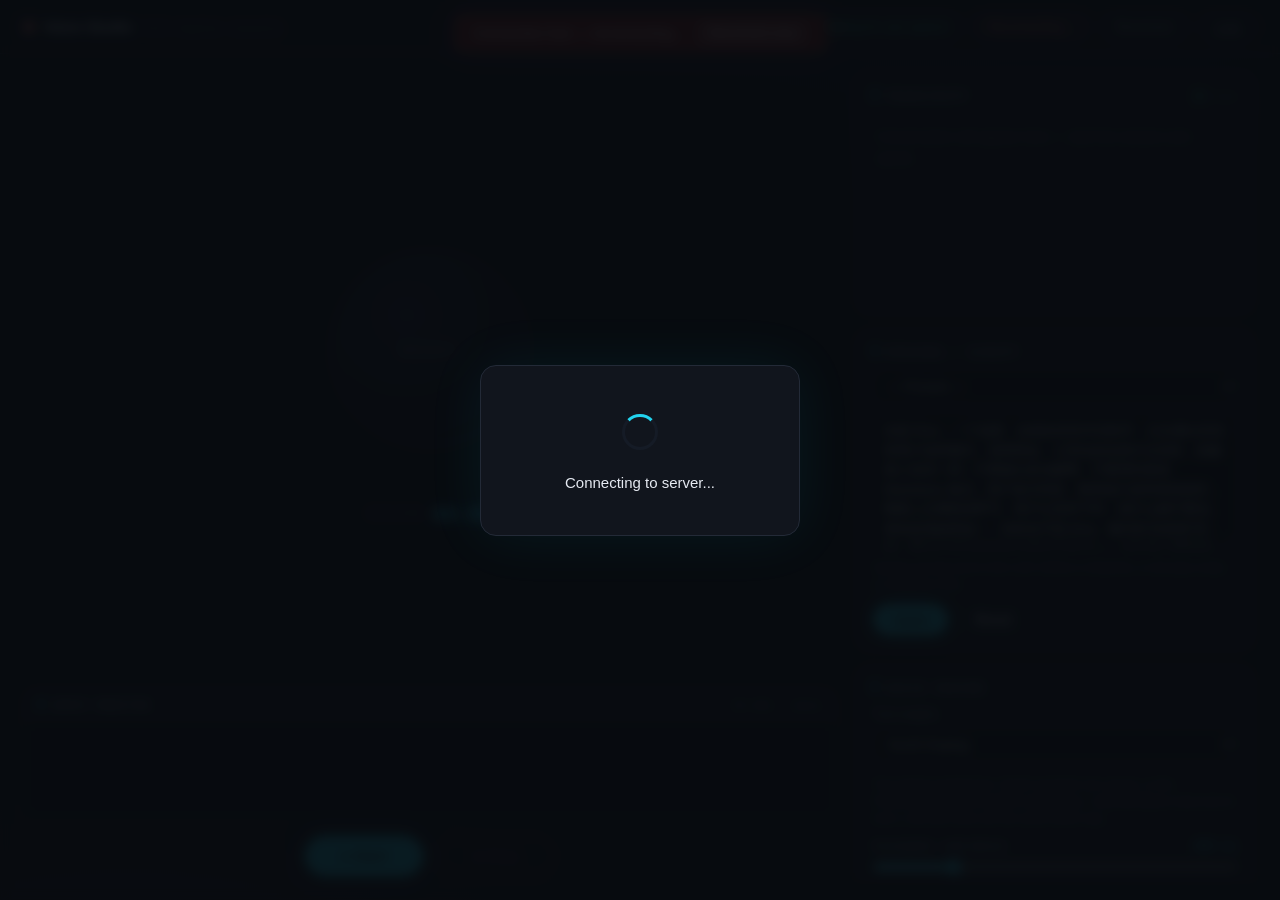
<file: dialogue_system/frontend/index.html>
<!DOCTYPE html>
<html lang="en">

<head>
  <meta charset="UTF-8">
  <meta name="viewport" content="width=device-width, initial-scale=1.0">
  <meta name="color-scheme" content="dark">
  <title>Voice Studio</title>
  <link rel="stylesheet" href="style.css?v=20261103a">
</head>

<body>
  <div id="connBanner" class="conn-banner hidden">
    <span>Connection lost — reconnecting…</span>
    <button id="reconnectNowBtn" type="button">Reconnect now</button>
  </div>

  <div id="loadingOverlay" class="loading-overlay">
    <div class="loading-card">
      <div class="spinner-wrapper">
        <span class="loading-spinner"></span>
        <span class="loading-success hidden">✓</span>
      </div>
      <p id="loadingMessage">Connecting to server...</p>
      <button id="loadingConfirmBtn" class="btn btn-primary loading-btn hidden">Start Experience</button>
    </div>
  </div>

  <!-- ===== Top bar ===== -->
  <header class="topbar">
    <div class="brand">
      <span class="brand-dot" id="brandDot"></span>
      <span class="brand-name">Voice Studio</span>
      <span class="brand-sub">full-duplex console</span>
    </div>
    <div class="topbar-right">
      <div class="vad-chip">
        <span class="vad-label">VAD</span>
        <span id="vadStatus" data-state="idle">Waiting for user speech</span>
      </div>
      <div id="connPill" class="conn-pill" data-state="connecting">Connecting…</div>
      <button id="reconnectBtn" class="conn-reconnect" type="button"
              title="Force a fresh connection to the server">Reconnect</button>
      <a class="conn-reconnect" href="/logs.html" target="_blank" rel="noopener"
         title="Remote log viewer (key-gated)">Logs</a>
    </div>
  </header>

  <!-- ===== Console: full-width stage + right rail ===== -->
  <main class="console">

    <!-- Stage (left, takes all remaining width) -->
    <section class="stage">

      <div class="orb-zone">
        <div id="orbWrap" class="orb-wrap">
          <div id="voiceCircle" class="voice-circle">
            <span id="circleStatus" class="circle-status">READY</span>
          </div>
        </div>
        <div class="stage-meta">
          <span class="meta-label">SESSION</span>
          <span id="sessionTimer" class="session-timer">00:00</span>
        </div>
      </div>

      <div class="wave-panel">
        <div class="panel-head">
          <span class="panel-title">Input Monitor</span>
          <span class="panel-hint">16 kHz · mono</span>
        </div>
        <canvas id="waveformCanvas"></canvas>
      </div>

      <div class="transport">
        <button id="startBtn" class="btn btn-primary">● Start</button>
        <button id="stopBtn" class="btn btn-danger" disabled>■ Stop</button>
      </div>

    </section>

    <!-- Right rail -->
    <aside class="rail">

      <!-- Transcript -->
      <section class="rail-block transcript-block">
        <div class="block-head">
          <h2>Transcript</h2>
          <span class="live-indicator"><span class="live-dot"></span>live</span>
        </div>
        <div id="chatLog" class="chat-log">
          <div class="log-empty">Conversation will appear here — start the session and speak.</div>
        </div>
      </section>

      <!-- Persona -->
      <section class="rail-block">
        <div class="block-head">
          <h2>Persona / Script</h2>
          <span id="personaSaved" class="saved-flag hidden">Saved ✓</span>
        </div>
        <select id="personaPreset" class="input">
          <option value="">— Presets —</option>
          <option value="default">Default · Elva (gentle assistant)</option>
          <option value="concise">Concise · short answers</option>
          <option value="storyteller">Storyteller · narrator</option>
          <option value="tutor">Patient tutor · explains simply</option>
          <option value="custom">Custom…</option>
        </select>
        <textarea id="personaPrompt" class="input textarea" rows="6" spellcheck="false"></textarea>
        <p class="block-hint">System prompt sent to the LLM. Define a character, a role-play script, or speaking rules.</p>
        <div class="btn-row">
          <button id="applyPersonaBtn" class="btn btn-primary btn-sm">Apply</button>
          <button id="resetPersonaBtn" class="btn btn-ghost btn-sm">Reset</button>
        </div>
      </section>

      <!-- Voice Engine -->
      <section class="rail-block">
        <div class="block-head">
          <h2>Voice Engine</h2>
        </div>
        <div class="field">
          <label for="turnEngine">Turn engine</label>
          <select id="turnEngine" class="input">
            <option value="soulx">SoulX-Duplug</option>
            <option value="frc">FireRedChat (dual EOT)</option>
          </select>
          <span class="block-hint">Turn-taking architecture: SoulX semantic turn server, or the FireRedChat pipeline (pVAD endpointing + ultraVAD/Qwen dual end-of-turn). LLM and voice are the same either way.</span>
        </div>
        <div class="field">
          <label for="turnWaitMs">Incomplete→wait silence <span id="turnWaitMsVal" class="val">800 ms</span></label>
          <input id="turnWaitMs" type="range" min="160" max="3200" step="160" value="800">
          <span class="block-hint">After the model judges &lt;|user_incomplete|&gt; (unfinished sentence), how long you must stay quiet before the reply fires anyway — a mid-sentence thinking pause shorter than this is safe. SoulX engine only.</span>
        </div>
        <div class="field">
          <label for="turnGraceMs">Complete grace window <span id="turnGraceMsVal" class="val">900 ms</span></label>
          <input id="turnGraceMs" type="range" min="0" max="3000" step="100" value="900">
          <span class="block-hint">A &lt;|user_complete|&gt; turn holds the reply this long before speaking — resume speaking inside the window to cancel it. 0 disables (not recommended). SoulX engine only.</span>
        </div>
        <div class="field">
          <label for="playbackGuard" class="toggle-row">
            <input id="playbackGuard" type="checkbox" checked>
            <span>Playback echo guard</span>
          </label>
          <span class="block-hint">While the assistant is generating or speaking, a barge-in needs sustained voice (3+ chunks in 1.6 s) and echo/blip phantom turns are dropped — speaker echo, AEC residue or breath noise then cannot chop the reply or hijack your sentence. Off = raw zero-hysteresis behavior (any single sound interrupts). SoulX engine only.</span>
        </div>
        <div class="field">
          <label for="asrCorrect" class="toggle-row">
            <input id="asrCorrect" type="checkbox" checked>
            <span>Whole-turn ASR correction</span>
          </label>
          <span class="block-hint">At each turn commit the server re-recognizes the whole utterance offline and corrects the live text (bubble + what the LLM hears) — the live rolling-window text is the main source of ASR errors. Costs up to the wait below of extra latency; on timeout or failed correction the live text is kept. SoulX engine only.</span>
        </div>
        <div class="field">
          <label for="asrCorrectWaitMs">ASR correction wait <span id="asrCorrectWaitMsVal" class="val">500 ms</span></label>
          <input id="asrCorrectWaitMs" type="range" min="0" max="2000" step="100" value="500">
          <span class="block-hint">How long the reply holds for the corrected text before falling back to the live one. Typical correction lands in 100-300 ms; 0 = never wait (correction still updates nothing then). SoulX engine only.</span>
        </div>
        <div class="field">
          <label for="ttsEngine">Engine</label>
          <select id="ttsEngine" class="input">
            <option value="voxcpm">VoxCPM2</option>
            <option value="firered">FireRedTTS</option>
          </select>
        </div>
        <div class="field">
          <label for="ttsCfg">Expressiveness (cfg) <span id="ttsCfgVal" class="val">2.0</span></label>
          <input id="ttsCfg" type="range" min="0.5" max="5" step="0.1" value="2.0">
        </div>
        <div class="field">
          <label for="ttsSteps">Quality steps <span id="ttsStepsVal" class="val">10</span></label>
          <input id="ttsSteps" type="range" min="4" max="40" step="1" value="10">
          <span class="block-hint">More steps = higher quality, slower synthesis. (VoxCPM2 only)</span>
        </div>
      </section>

      <!-- Speaker Gate (pvad sidecar) -->
      <section class="rail-block">
        <div class="block-head">
          <h2>Speaker Gate</h2>
          <span id="pvadEnrolled" class="gate-badge" data-state="off">not enrolled</span>
        </div>
        <div class="field">
          <label for="pvadMode">Mode</label>
          <select id="pvadMode" class="input">
            <option value="off">Off · direct (default)</option>
            <option value="shadow">Shadow · observe only</option>
            <option value="enforce">Enforce · block others</option>
          </select>
        </div>
        <div class="field">
          <label for="pvadThreshold">Similarity threshold <span id="pvadThresholdVal" class="val">0.50</span></label>
          <input id="pvadThreshold" type="range" min="0.3" max="0.9" step="0.05" value="0.5">
          <span class="block-hint">Speaker similarity (ECAPA cosine vs the enrolled voice) must exceed this to take a turn or barge in.</span>
        </div>
        <div class="gate-row">
          <button id="pvadEnrollBtn" class="btn btn-ghost btn-sm">Re-enroll speaker</button>
          <span class="gate-prob">P<span id="pvadProb">–</span></span>
        </div>
        <p id="pvadNote" class="gate-note hidden"></p>
        <p class="block-hint">First gate-passed turn auto-enrolls the main speaker. Unknown signal never blocks the conversation (fail-open).</p>
      </section>

      <!-- Background Tasks (fast/slow brain agent) -->
      <section class="rail-block">
        <div class="block-head">
          <h2>Background Tasks</h2>
          <span id="taskCount" class="gate-badge" data-state="off">0</span>
        </div>
        <div class="field">
          <label for="agentEnabled" class="toggle-row">
            <input id="agentEnabled" type="checkbox" checked>
            <span>Agent mode (slow brain)</span>
          </label>
          <span class="block-hint">Complex requests are delegated to a background reasoning agent; results are spoken at the next natural pause.</span>
        </div>
        <div id="taskList" class="task-list"></div>
        <p id="taskEmpty" class="task-empty">No background tasks.</p>
      </section>

      <!-- Conversation -->
      <section class="rail-block">
        <div class="block-head">
          <h2>Conversation</h2>
        </div>
        <div class="field">
          <label for="maxHistory">Memory turns <span id="maxHistoryVal" class="val">5</span></label>
          <input id="maxHistory" type="range" min="1" max="20" step="1" value="5">
        </div>
        <div class="field">
          <label for="minSegLen">First-audio segment length <span id="minSegLenVal" class="val">10</span></label>
          <input id="minSegLen" type="range" min="4" max="40" step="1" value="10">
          <span class="block-hint">Shorter = audio starts sooner but choppier sentences.</span>
        </div>
      </section>

    </aside>
  </main>

  <script src="script.js?v=20261105a"></script>
</body>

</html>
</file>
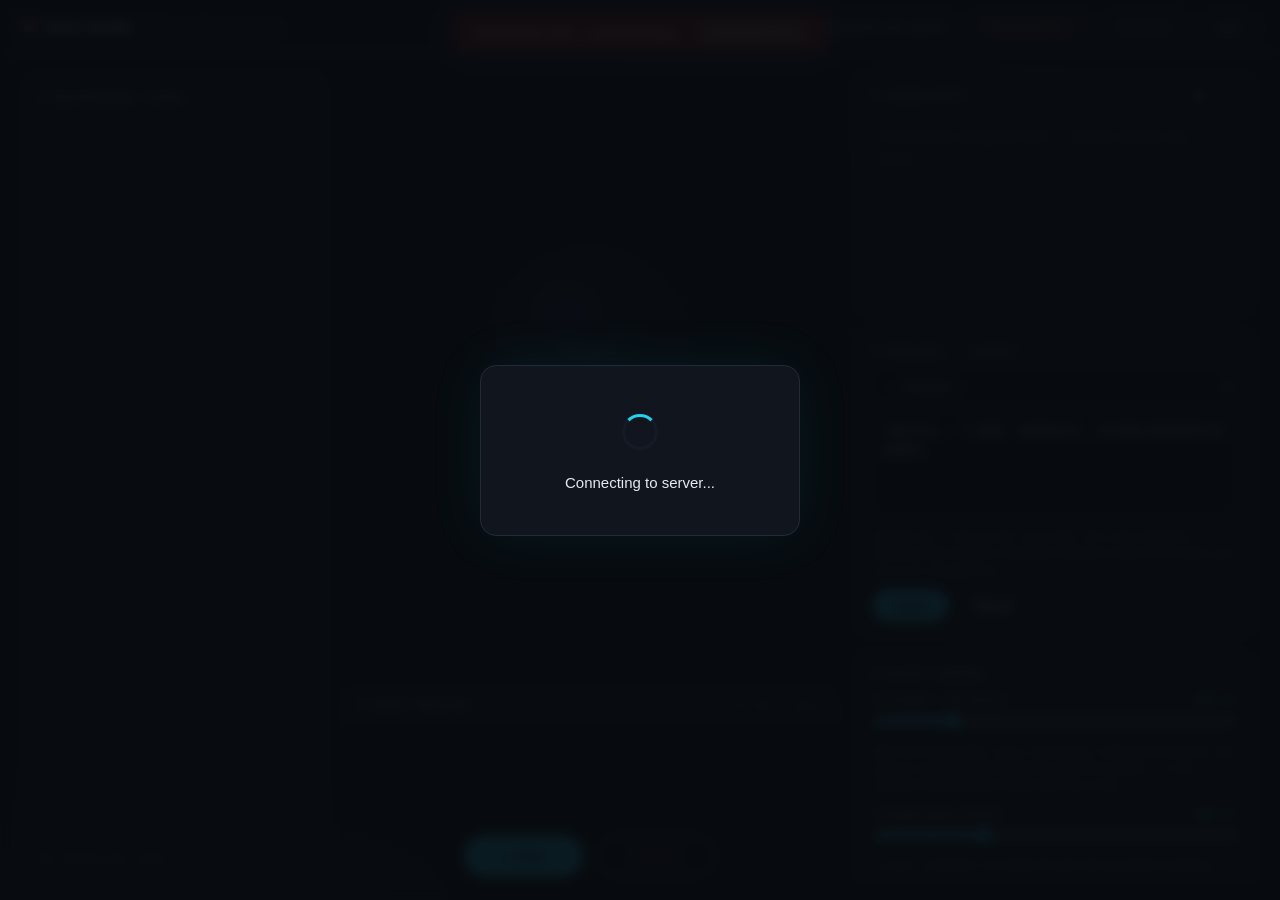
<file: repo/dialogue_system/frontend/index.html>
<!DOCTYPE html>
<html lang="en">

<head>
  <meta charset="UTF-8">
  <meta name="viewport" content="width=device-width, initial-scale=1.0">
  <meta name="color-scheme" content="dark">
  <title>Voice Studio</title>
  <link rel="stylesheet" href="style.css?v=20261107a">
</head>

<body>
  <div id="connBanner" class="conn-banner hidden">
    <span>Connection lost — reconnecting…</span>
    <button id="reconnectNowBtn" type="button">Reconnect now</button>
  </div>

  <div id="loadingOverlay" class="loading-overlay">
    <div class="loading-card">
      <div class="spinner-wrapper">
        <span class="loading-spinner"></span>
        <span class="loading-success hidden">✓</span>
      </div>
      <p id="loadingMessage">Connecting to server...</p>
      <button id="loadingConfirmBtn" class="btn btn-primary loading-btn hidden">Start Experience</button>
    </div>
  </div>

  <!-- ===== Top bar ===== -->
  <header class="topbar">
    <div class="brand">
      <span class="brand-dot" id="brandDot"></span>
      <span class="brand-name">Voice Studio</span>
      <span class="brand-sub">full-duplex console</span>
    </div>
    <div class="topbar-right">
      <div class="vad-chip">
        <span class="vad-label">VAD</span>
        <span id="vadStatus" data-state="idle">Waiting for user speech</span>
      </div>
      <div id="connPill" class="conn-pill" data-state="connecting">Connecting…</div>
      <button id="reconnectBtn" class="conn-reconnect" type="button"
              title="Force a fresh connection to the server">Reconnect</button>
      <a class="conn-reconnect" href="/logs.html" target="_blank" rel="noopener"
         title="Remote log viewer (key-gated)">Logs</a>
    </div>
  </header>

  <!-- ===== Console: task column (left) + stage (center) + right rail ===== -->
  <main class="console">

    <!-- Task column (left): always visible without scrolling -->
    <aside class="task-col">
      <section class="rail-block task-col-block">
        <div class="block-head">
          <h2>Background Tasks</h2>
          <span id="taskCount" class="gate-badge" data-state="off">0</span>
        </div>
        <div id="taskList" class="task-list"></div>
        <p id="taskEmpty" class="task-empty">No background tasks.</p>
      </section>
    </aside>

    <!-- Stage (center, takes all remaining width) -->
    <section class="stage">

      <div class="orb-zone">
        <div id="orbWrap" class="orb-wrap">
          <div id="voiceCircle" class="voice-circle">
            <span id="circleStatus" class="circle-status">READY</span>
          </div>
        </div>
        <div class="stage-meta">
          <span class="meta-label">SESSION</span>
          <span id="sessionTimer" class="session-timer">00:00</span>
        </div>
      </div>

      <div class="wave-panel">
        <div class="panel-head">
          <span class="panel-title">Input Monitor</span>
          <span class="panel-hint">16 kHz · mono</span>
        </div>
        <canvas id="waveformCanvas"></canvas>
      </div>

      <div class="transport">
        <button id="startBtn" class="btn btn-primary">● Start</button>
        <button id="stopBtn" class="btn btn-danger" disabled>■ Stop</button>
      </div>

    </section>

    <!-- Right rail -->
    <aside class="rail">

      <!-- Transcript -->
      <section class="rail-block transcript-block">
        <div class="block-head">
          <h2>Transcript</h2>
          <span class="live-indicator"><span class="live-dot"></span>live</span>
        </div>
        <div id="chatLog" class="chat-log">
          <div class="log-empty">Conversation will appear here — start the session and speak.</div>
        </div>
      </section>

      <!-- Persona -->
      <section class="rail-block">
        <div class="block-head">
          <h2>Persona / Script</h2>
          <span id="personaSaved" class="saved-flag hidden">Saved ✓</span>
        </div>
        <select id="personaPreset" class="input">
          <option value="">— Presets —</option>
          <option value="default">Default · Elva</option>
          <option value="custom">Custom…</option>
        </select>
        <textarea id="personaPrompt" class="input textarea" rows="4" spellcheck="false"></textarea>
        <p class="block-hint">Identity only — who you are, your name, one or two sentences. Speaking style (natural, human-like Chinese) is fixed on the server and cannot be changed here.</p>
        <div class="btn-row">
          <button id="applyPersonaBtn" class="btn btn-primary btn-sm">Apply</button>
          <button id="resetPersonaBtn" class="btn btn-ghost btn-sm">Reset</button>
        </div>
      </section>

      <!-- Voice Engine -->
      <section class="rail-block">
        <div class="block-head">
          <h2>Voice Engine</h2>
        </div>
        <div class="field">
          <label for="turnWaitMs">Incomplete→wait silence <span id="turnWaitMsVal" class="val">800 ms</span></label>
          <input id="turnWaitMs" type="range" min="160" max="3200" step="160" value="800">
          <span class="block-hint">After the model judges &lt;|user_incomplete|&gt; (unfinished sentence), how long you must stay quiet before the reply fires anyway — a mid-sentence thinking pause shorter than this is safe.</span>
        </div>
        <div class="field">
          <label for="turnGraceMs">Complete grace window <span id="turnGraceMsVal" class="val">900 ms</span></label>
          <input id="turnGraceMs" type="range" min="0" max="3000" step="100" value="900">
          <span class="block-hint">A &lt;|user_complete|&gt; turn holds the reply this long before speaking — resume speaking inside the window to cancel it. 0 disables (not recommended).</span>
        </div>
        <div class="field">
          <label for="playbackGuard" class="toggle-row">
            <input id="playbackGuard" type="checkbox" checked>
            <span>Playback echo guard</span>
          </label>
          <span class="block-hint">While the assistant is generating or speaking, a barge-in needs sustained voice (3+ chunks in 1.6 s) and echo/blip phantom turns are dropped — speaker echo, AEC residue or breath noise then cannot chop the reply or hijack your sentence. Off = raw zero-hysteresis behavior (any single sound interrupts).</span>
        </div>
        <div class="field">
          <label for="deliveryBargeinChunks">Result-report barge-in chunks <span id="deliveryBargeinChunksVal" class="val">5</span></label>
          <input id="deliveryBargeinChunks" type="range" min="1" max="20" step="1" value="5">
          <span class="block-hint">While the assistant is reporting a background task's result, a barge-in needs at least this many voice chunks (and the span below) before it may cut the report — a quick "嗯，好的" backchannel then rides along instead of chopping the result. 1 ≈ off. Applies to both the chunk-level barge-in and the turn-commit path.</span>
        </div>
        <div class="field">
          <label for="deliveryBargeinSpanMs">Result-report barge-in span <span id="deliveryBargeinSpanMsVal" class="val">1000 ms</span></label>
          <input id="deliveryBargeinSpanMs" type="range" min="0" max="5000" step="100" value="1000">
          <span class="block-hint">The first voice chunk must be at least this old when the threshold above is reached — the user has to keep talking for this long to interrupt a result report. 0 = chunks alone decide.</span>
        </div>
        <div class="field">
          <label for="asrCorrect" class="toggle-row">
            <input id="asrCorrect" type="checkbox" checked>
            <span>Whole-turn ASR correction</span>
          </label>
          <span class="block-hint">At each turn commit the server re-recognizes the whole utterance offline and corrects the live text (bubble + what the LLM hears) — the live rolling-window text is the main source of ASR errors. Costs up to the wait below of extra latency; on timeout or failed correction the live text is kept.</span>
        </div>
        <div class="field">
          <label for="asrCorrectWaitMs">ASR correction wait <span id="asrCorrectWaitMsVal" class="val">500 ms</span></label>
          <input id="asrCorrectWaitMs" type="range" min="0" max="2000" step="100" value="500">
          <span class="block-hint">How long the reply holds for the corrected text before falling back to the live one. Typical correction lands in 100-300 ms; 0 = never wait (correction still updates nothing then).</span>
        </div>
        <div class="field">
          <label for="ttsLora">TTS voice (LoRA)</label>
          <select id="ttsLora" class="input">
            <option value="step_0000500">Elva · step 500 (default)</option>
            <option value="step_0000400">Elva · step 400 (brighter)</option>
          </select>
          <span class="block-hint">VoxCPM2 voice checkpoint — both are the same Elva voice trained at different steps; 400 is slightly brighter/more expressive, 500 is the long-standing default. Switch is live, next utterance uses it.</span>
        </div>
        <div class="field">
          <label for="ttsCfg">Expressiveness (cfg) <span id="ttsCfgVal" class="val">2.0</span></label>
          <input id="ttsCfg" type="range" min="0.5" max="5" step="0.1" value="2.0">
        </div>
        <div class="field">
          <label for="ttsSteps">Quality steps <span id="ttsStepsVal" class="val">10</span></label>
          <input id="ttsSteps" type="range" min="4" max="40" step="1" value="10">
          <span class="block-hint">More steps = higher quality, slower synthesis.</span>
        </div>
      </section>

      <!-- Speaker Gate (pvad sidecar) -->
      <section class="rail-block">
        <div class="block-head">
          <h2>Speaker Gate</h2>
          <span id="pvadEnrolled" class="gate-badge" data-state="off">not enrolled</span>
        </div>
        <div class="field">
          <label for="pvadMode">Mode</label>
          <select id="pvadMode" class="input">
            <option value="off">Off · direct (default)</option>
            <option value="shadow">Shadow · observe only</option>
            <option value="enforce">Enforce · block others</option>
          </select>
        </div>
        <div class="field">
          <label for="pvadThreshold">Similarity threshold <span id="pvadThresholdVal" class="val">0.50</span></label>
          <input id="pvadThreshold" type="range" min="0.3" max="0.9" step="0.05" value="0.5">
          <span class="block-hint">Speaker similarity (ECAPA cosine vs the enrolled voice) must exceed this to take a turn or barge in.</span>
        </div>
        <div class="field">
          <label for="pvadStreamGate" class="toggle-row">
            <input id="pvadStreamGate" type="checkbox" checked>
            <span>Pre-ASR audio gate</span>
          </label>
          <span class="block-hint">With the gate in enforce mode and the speaker enrolled, mic audio that sustainably scores well below the enrolled voice is silenced before ASR — a background video/voice never reaches the transcript, the UI, or turn commits. Hysteresis: ~0.8 s of clearly-different audio to mute, one above-threshold score to unmute; unknown/unenrolled always passes. Only active with Speaker Gate on.</span>
        </div>
        <div class="field">
          <label for="speakerSep" class="toggle-row">
            <input id="speakerSep" type="checkbox">
            <span>Voice isolation — VoxLock (experimental)</span>
          </label>
          <span class="block-hint">With Voice Isolation on, the audio the transcription/turn engine hears is run through VoxLock, a target-speaker extractor that removes every voice but yours (background video, other people in the room) before ASR. Pass-through until it locks onto your voice — automatically within the first seconds of your speech, or immediately when the speaker gate is enrolled. Your recording and the speaker gate always hear the raw mic. Fails open (raw audio) on any hiccup; the speaker gate additionally reports the isolated-voice similarity (sep_cos, shadow only). Off by default and free when off.</span>
        </div>
        <div class="gate-row">
          <button id="pvadEnrollBtn" class="btn btn-ghost btn-sm">Re-enroll speaker</button>
          <span class="gate-prob">P<span id="pvadProb">–</span></span>
        </div>
        <p id="pvadNote" class="gate-note hidden"></p>
        <p class="block-hint">First gate-passed turn auto-enrolls the main speaker. Unknown signal never blocks the conversation (fail-open).</p>
      </section>

      <!-- Agent (fast/slow brain settings; execution status lives in the left column) -->
      <section class="rail-block">
        <div class="block-head">
          <h2>Agent</h2>
        </div>
        <div class="field">
          <label for="agentEnabled" class="toggle-row">
            <input id="agentEnabled" type="checkbox" checked>
            <span>Agent mode (slow brain)</span>
          </label>
          <span class="block-hint">Complex requests are delegated to a background reasoning agent; results are spoken at the next natural pause.</span>
        </div>
        <div class="field">
          <label for="agentRuntimeMode">Runtime</label>
          <select id="agentRuntimeMode" class="input">
            <option value="legacy">Legacy · current task path (default)</option>
            <option value="shadow">Shadow · V2 observe only</option>
            <option value="enforce">Enforce · V2 takes over</option>
          </select>
          <span class="block-hint">Legacy = the current fast/slow-brain path. Shadow = the V2 router (route_turn plan) runs in the background and only logs its decisions — speech is untouched (see web.log "[shadow]"). Enforce = V2 takes over control turns: template receipts, then the slow brain, results spoken by the delivery pump at the next quiet gap. Switching is live (next turn); while legacy background tasks are still running, enforce waits for them to drain. V2 tasks show up in the left panel too (read-only UI pump, ~1s).</span>
        </div>
      </section>

      <!-- Conversation -->
      <section class="rail-block">
        <div class="block-head">
          <h2>Conversation</h2>
        </div>
        <div class="field">
          <label for="maxHistory">Memory turns <span id="maxHistoryVal" class="val">5</span></label>
          <input id="maxHistory" type="range" min="1" max="20" step="1" value="5">
        </div>
        <div class="field">
          <label for="minSegLen">First-audio segment length <span id="minSegLenVal" class="val">10</span></label>
          <input id="minSegLen" type="range" min="4" max="40" step="1" value="10">
          <span class="block-hint">Shorter = audio starts sooner but choppier sentences.</span>
        </div>
      </section>

    </aside>
  </main>

  <script src="script.js?v=20261109b"></script>
</body>

</html>
</file>
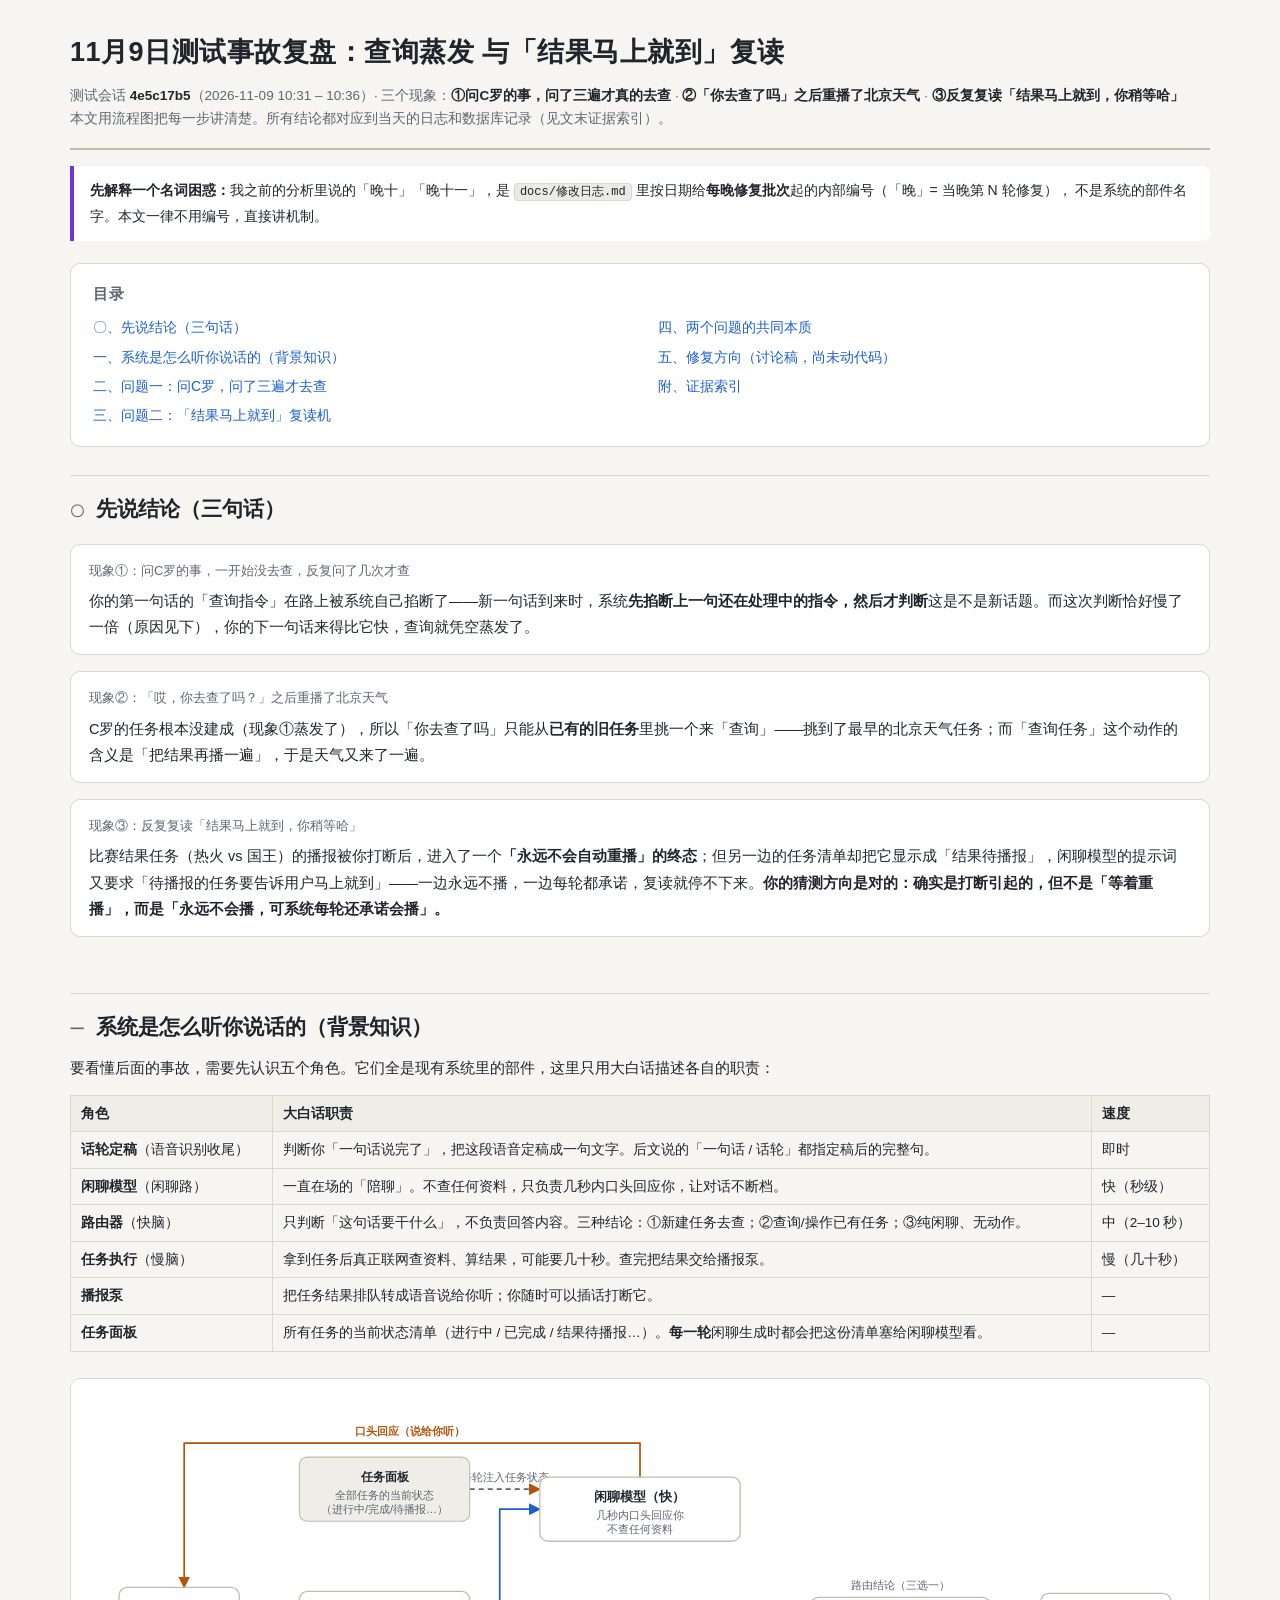
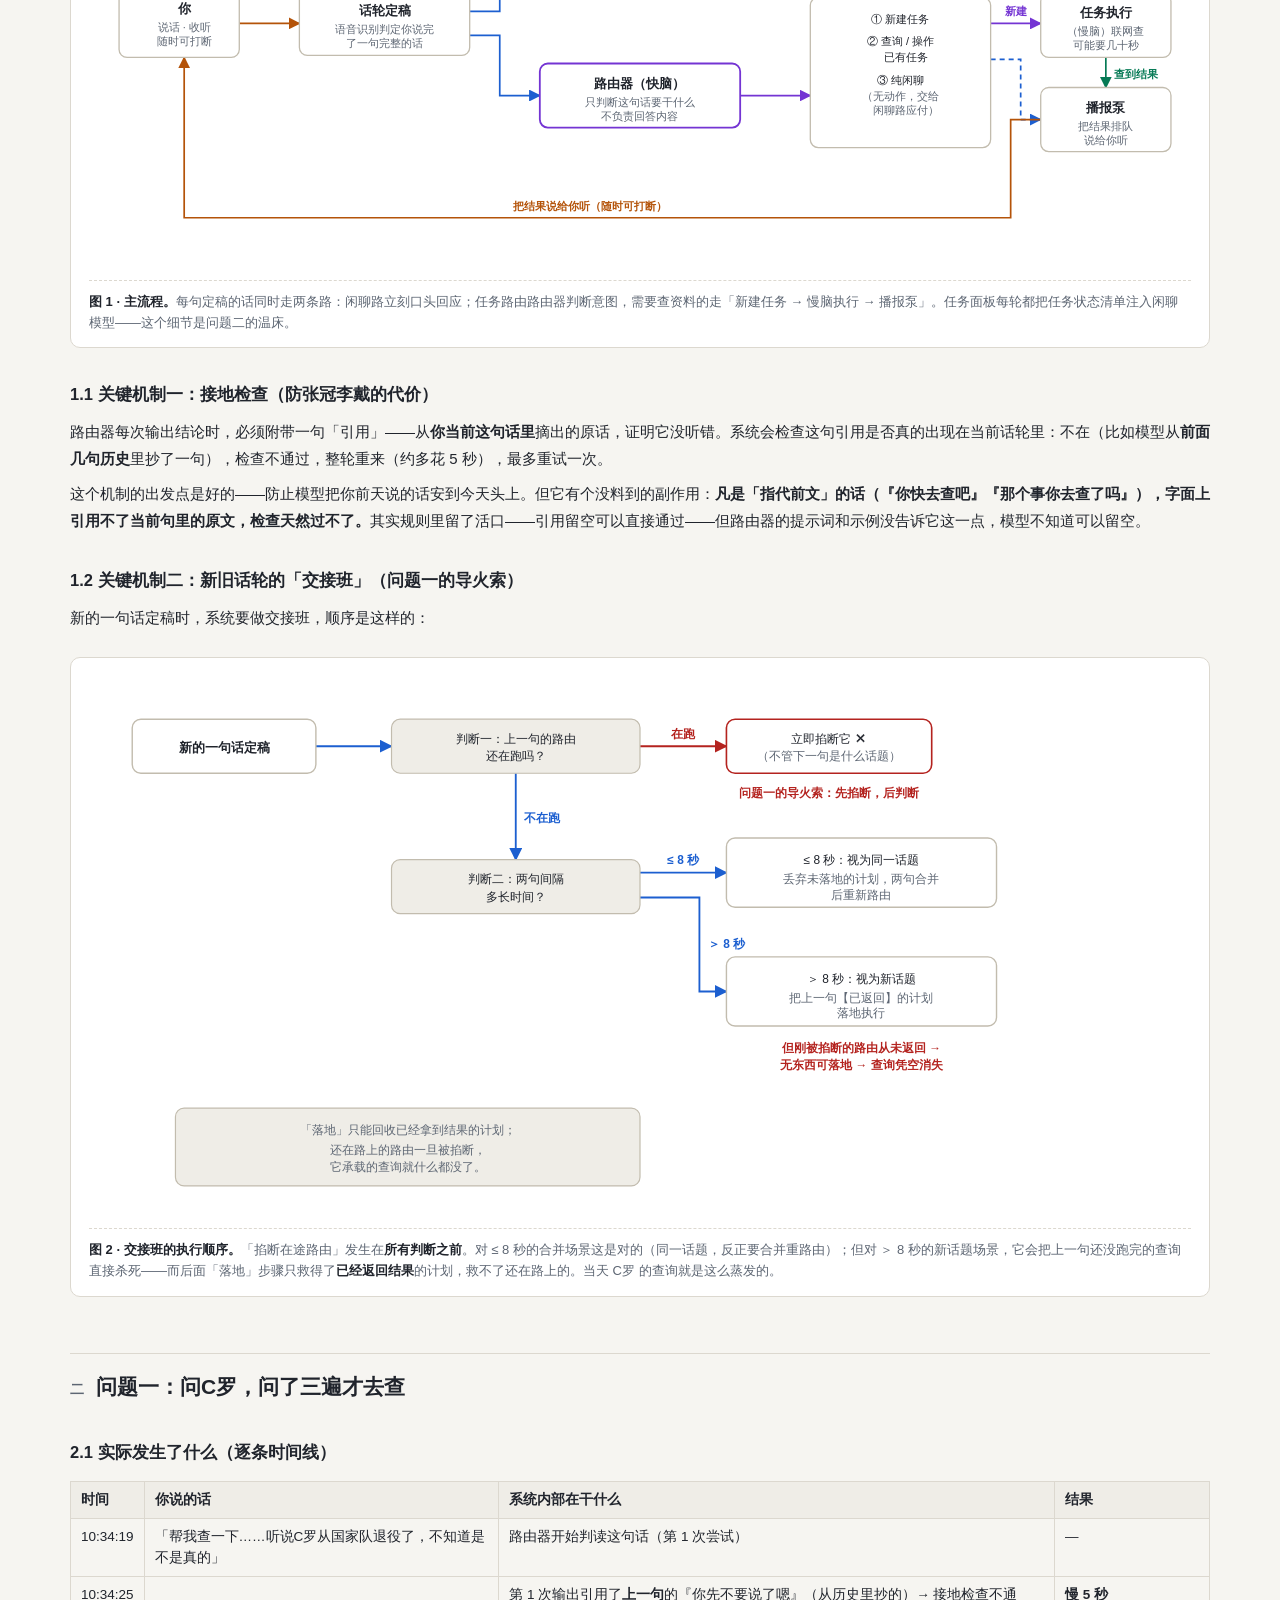
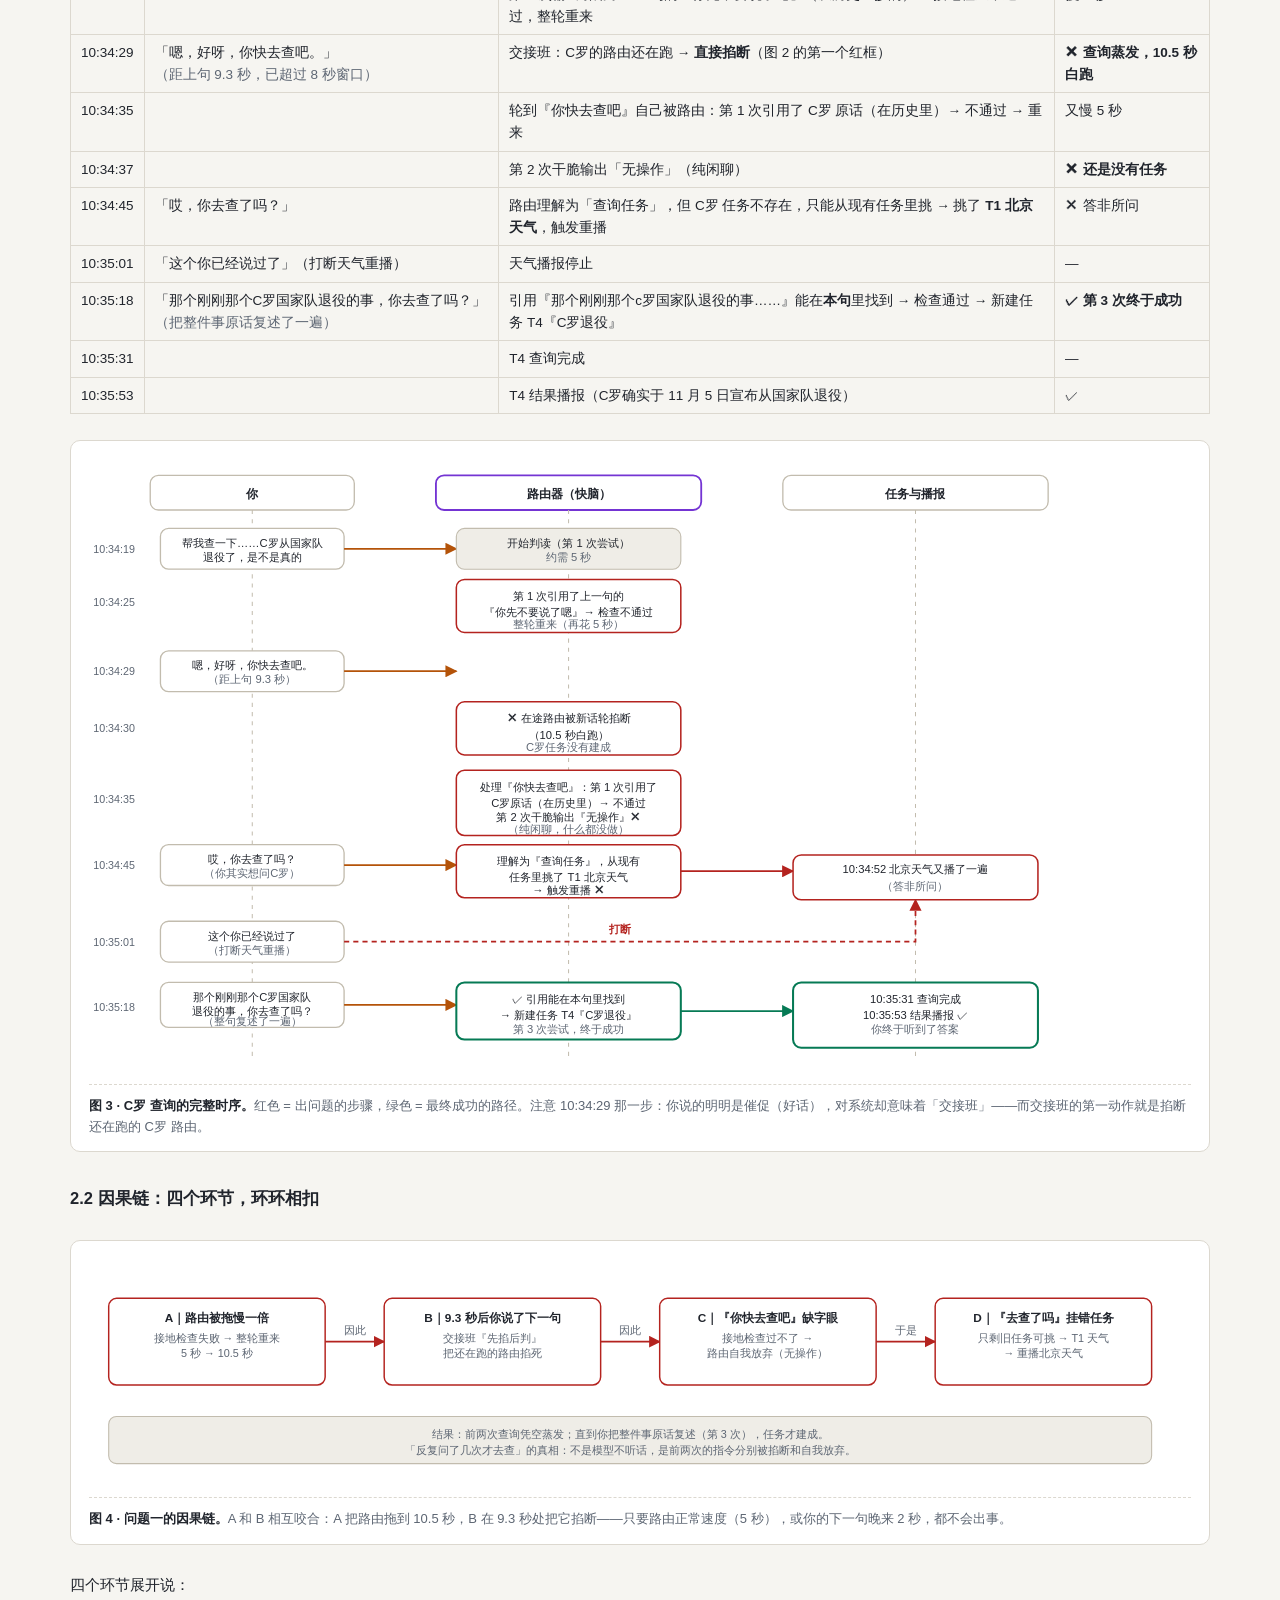
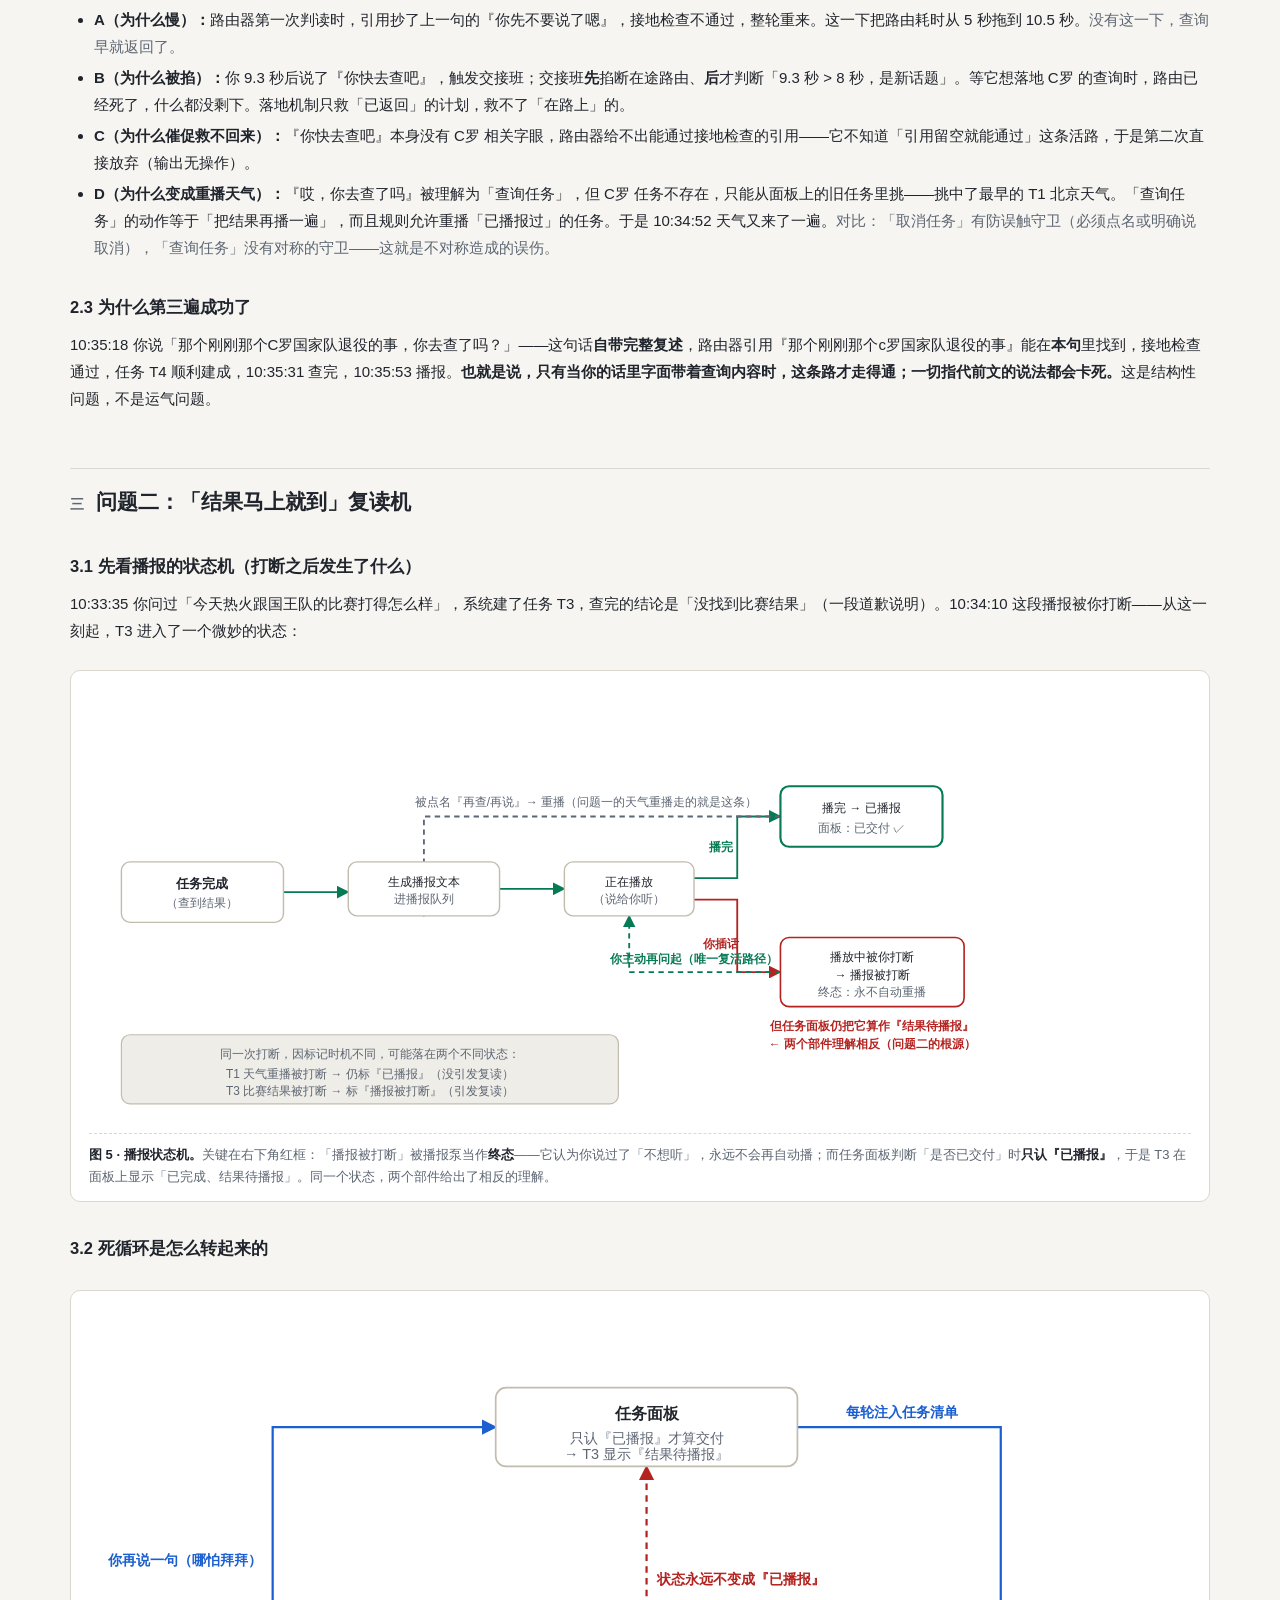
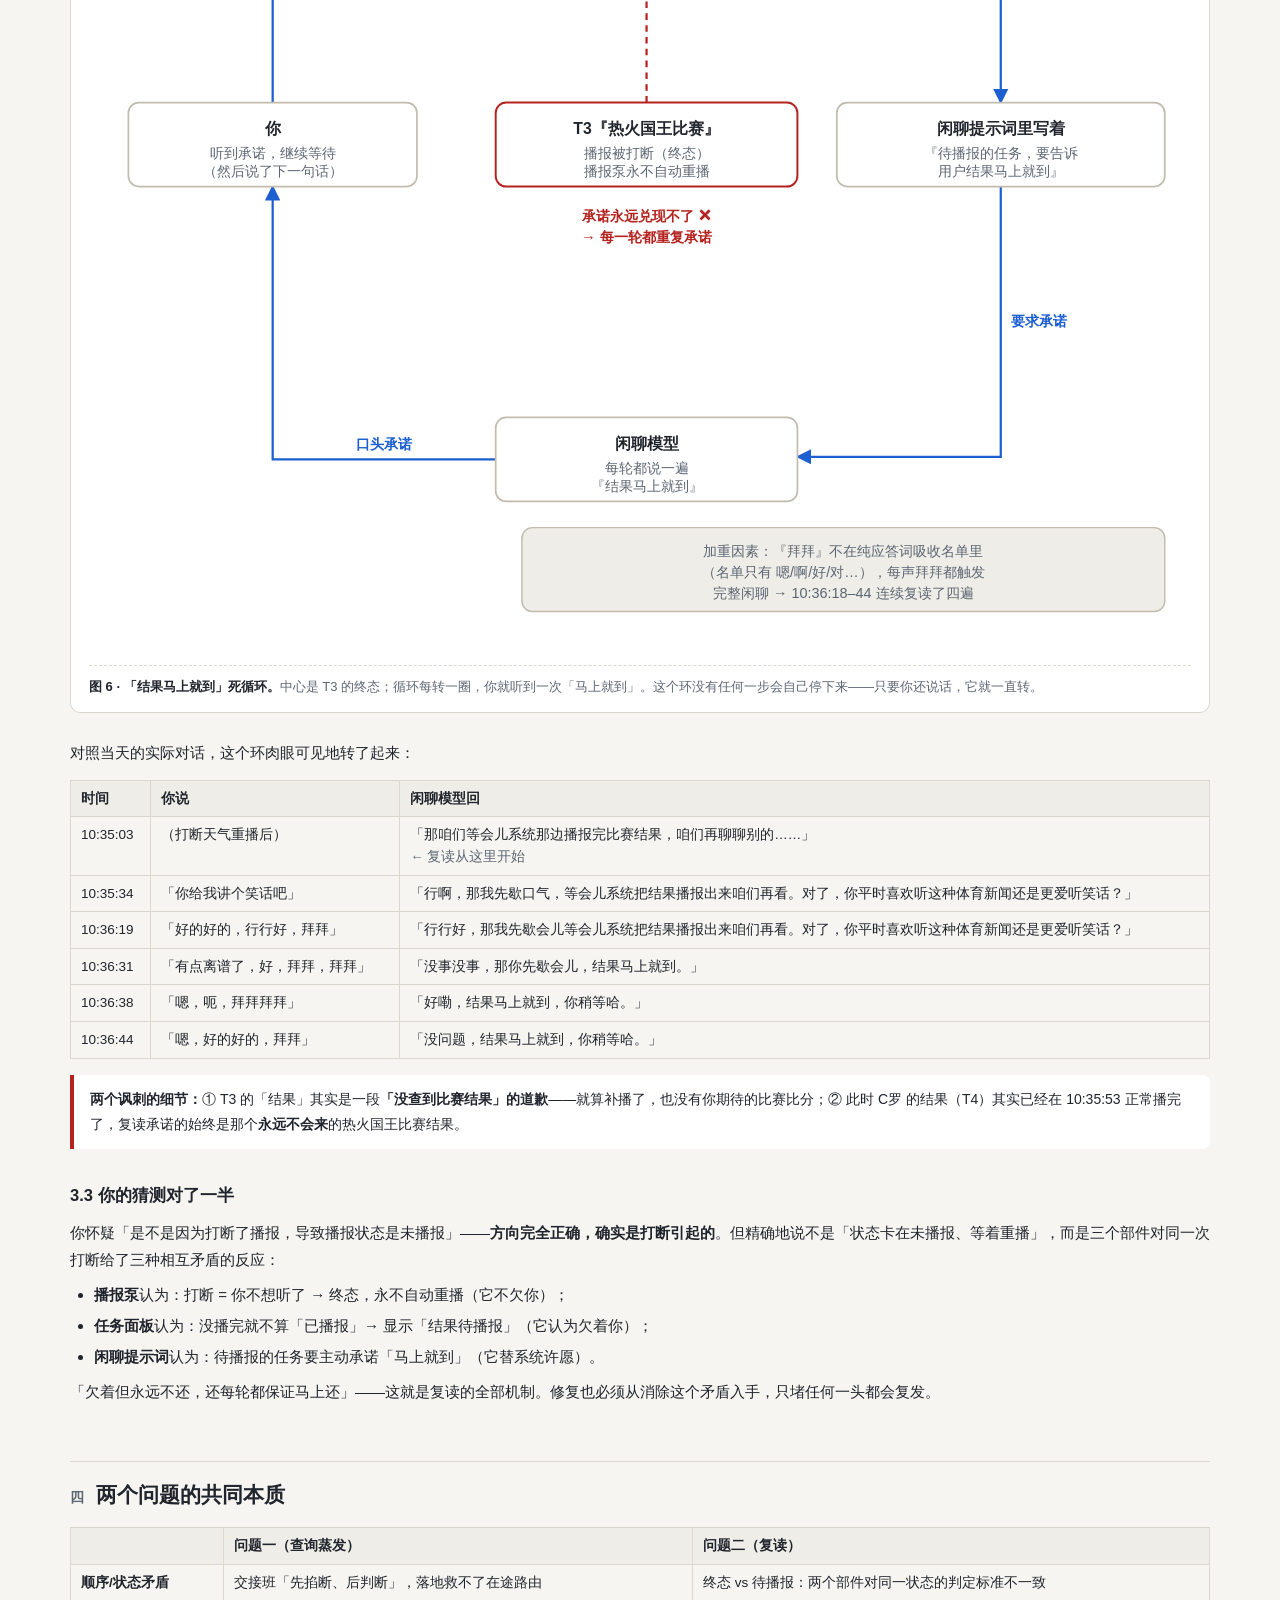
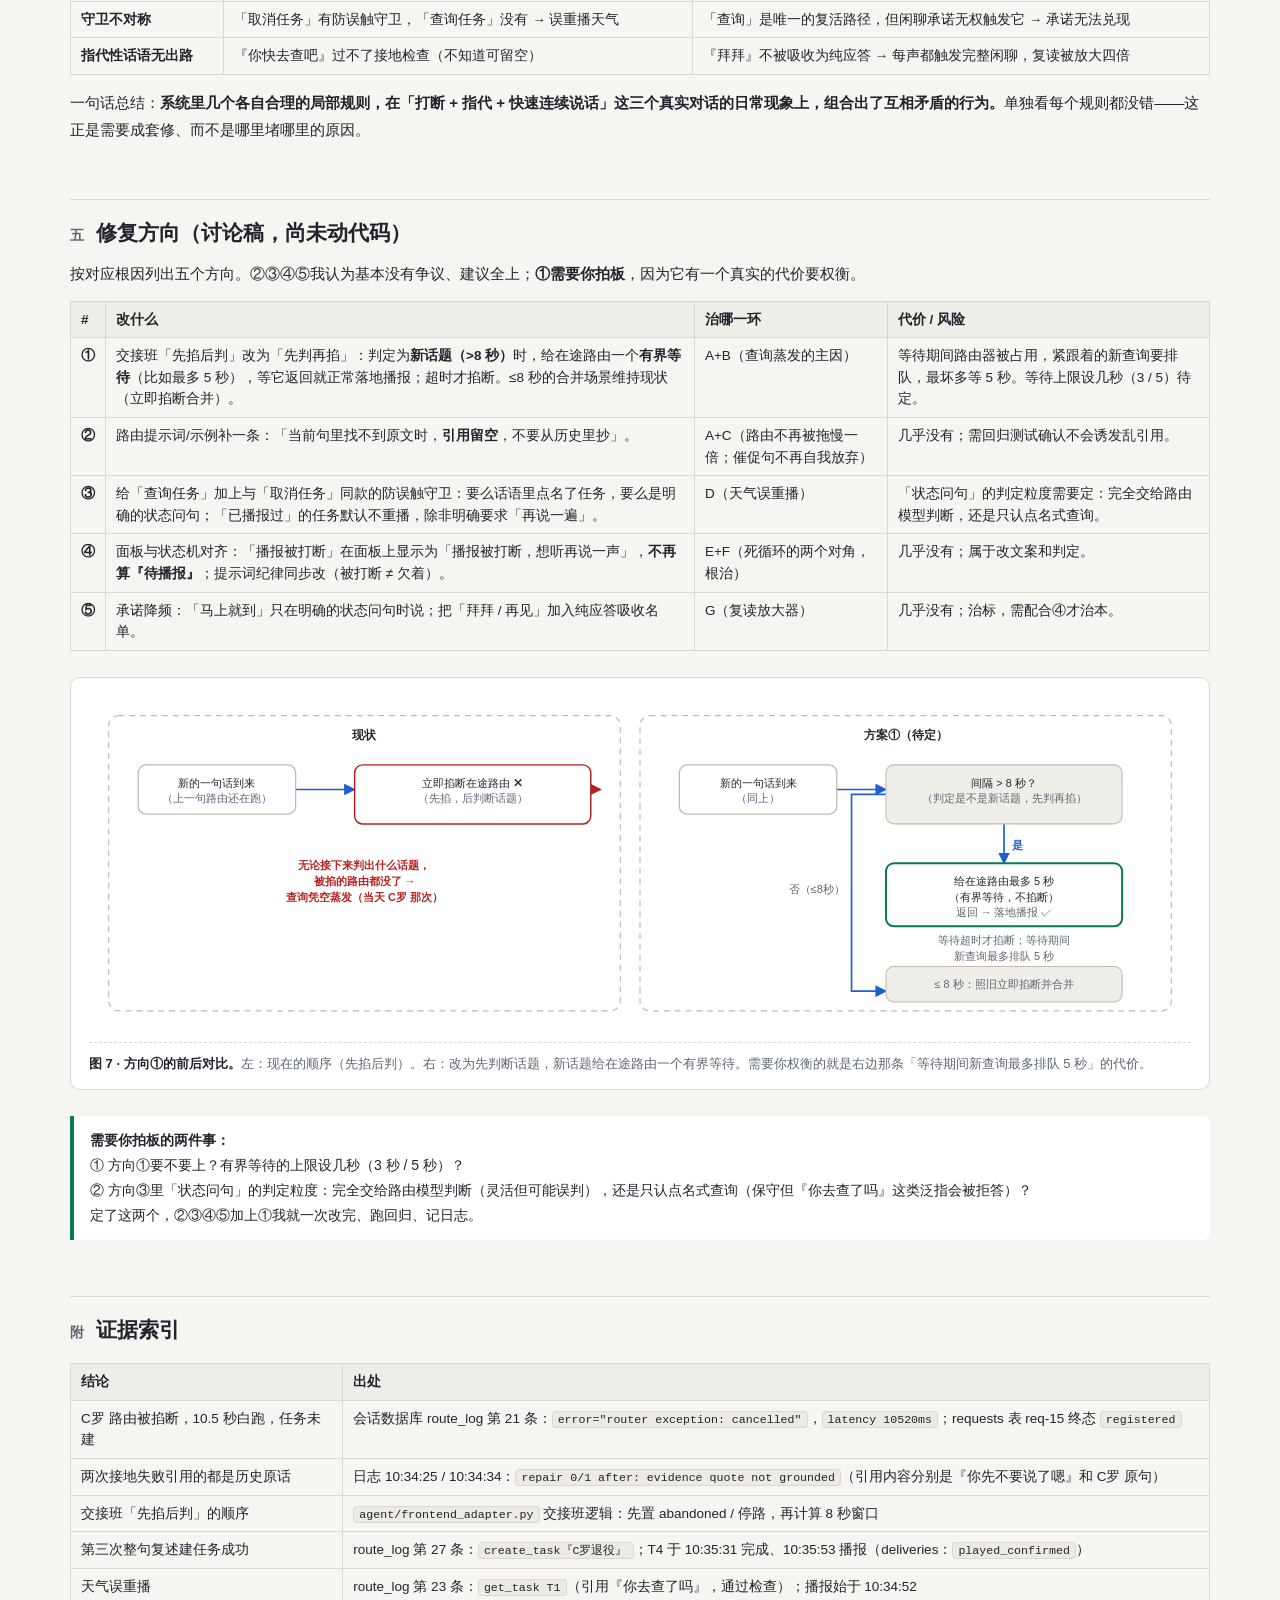
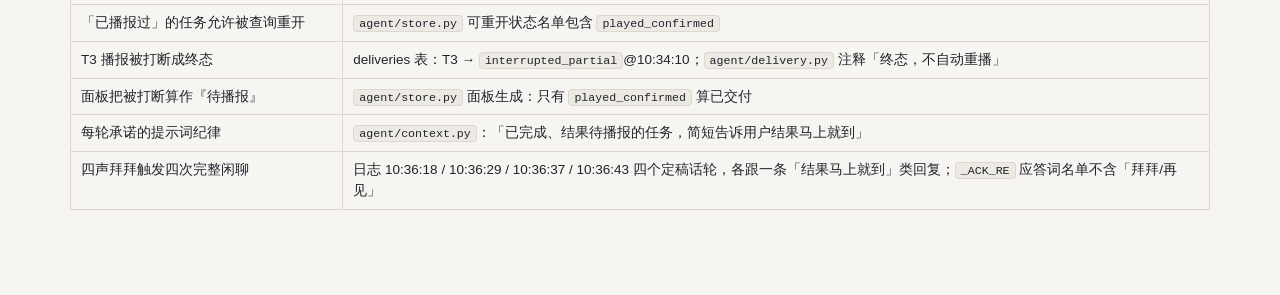
<file: docs/事故复盘-20261109-查询蒸发与播报复读.html>
<!doctype html>
<html lang="zh-CN">
<head>
<meta charset="utf-8">
<meta name="viewport" content="width=device-width, initial-scale=1, viewport-fit=cover">
<title>11月9日测试事故复盘</title>
<style>
/* ============ 设计令牌（沿用 系统流图-20261106.html 的体系） ============ */
:root{
  --bg:#f6f5f1; --surface:#ffffff; --surface2:#efede7;
  --ink:#20242c; --muted:#5d6673; --line:#dcd8cf; --line2:#c2bcae;
  --audio:#b45309; --flow:#1c5fd0; --ctrl:#067a55; --v2:#7434d3; --warn:#b4231f;
  --code-bg:#eceae3;
  color-scheme:light;
}
@media (prefers-color-scheme: dark){
  :root:not([data-theme="light"]){
    --bg:#14161b; --surface:#1e2128; --surface2:#181b20;
    --ink:#e9e6df; --muted:#98a1af; --line:#333845; --line2:#4a5265;
    --audio:#f0a848; --flow:#6fa5ff; --ctrl:#46d68a; --v2:#b497f5; --warn:#f0756f;
    --code-bg:#181b20;
    color-scheme:dark;
  }
}
:root[data-theme="dark"]{
  --bg:#14161b; --surface:#1e2128; --surface2:#181b20;
  --ink:#e9e6df; --muted:#98a1af; --line:#333845; --line2:#4a5265;
  --audio:#f0a848; --flow:#6fa5ff; --ctrl:#46d68a; --v2:#b497f5; --warn:#f0756f;
  --code-bg:#181b20;
  color-scheme:dark;
}
*{box-sizing:border-box}
html,body{margin:0;padding:0}
body{
  background:var(--bg); color:var(--ink);
  font:15px/1.8 -apple-system,"Segoe UI","PingFang SC","Hiragino Sans GB","Microsoft YaHei","Noto Sans CJK SC",sans-serif;
  padding:28px 24px 72px;
}
.wrap{max-width:1140px;margin:0 auto}
header.masthead{border-bottom:2px solid var(--line2);padding-bottom:18px;margin-bottom:6px}
.masthead h1{font-size:27px;margin:0 0 8px;letter-spacing:.5px}
.masthead .sub{color:var(--muted);font-size:13.5px;line-height:1.7}
.masthead .sub b{color:var(--ink);font-weight:600}
h2{font-size:21px;margin:56px 0 8px;padding-top:14px;border-top:1px solid var(--line)}
h2:first-of-type{margin-top:28px}
h2 .no{color:var(--muted);font-weight:600;margin-right:10px;font-size:14px;letter-spacing:2px}
h3{font-size:16.5px;margin:32px 0 6px}
p{margin:8px 0}
.lead{font-size:15.5px}
ul,ol{padding-left:1.6em;margin:8px 0}
li{margin:4px 0}
code,.mono{font-family:"SF Mono","JetBrains Mono",ui-monospace,Consolas,Menlo,monospace;font-size:.86em;
  background:var(--code-bg);border:1px solid var(--line);border-radius:4px;padding:1px 5px}
em{font-style:normal;color:var(--muted)}
figure{margin:26px 0;padding:18px 18px 14px;background:var(--surface);border:1px solid var(--line);border-radius:10px;overflow-x:auto}
figcaption{font-size:13px;color:var(--muted);margin-top:12px;line-height:1.65;border-top:1px dashed var(--line);padding-top:10px}
figcaption b{color:var(--ink)}
figure svg{max-width:100%;height:auto;display:block;margin:0 auto}
table{border-collapse:collapse;width:100%;margin:14px 0;font-size:13.5px}
th,td{border:1px solid var(--line);padding:7px 10px;text-align:left;vertical-align:top;line-height:1.6}
th{background:var(--surface2);font-weight:600;white-space:nowrap}
td s{color:var(--muted)}
.toc{background:var(--surface);border:1px solid var(--line);border-radius:10px;padding:16px 22px;margin:22px 0;columns:2;column-gap:36px}
.toc a{color:var(--flow);text-decoration:none;display:block;padding:2px 0;font-size:14px;break-inside:avoid}
.toc a:hover{text-decoration:underline}
.toc .toc-title{column-span:all;font-weight:600;font-size:15px;margin-bottom:6px;color:var(--muted);letter-spacing:1px}
.note{background:var(--surface);border-left:4px solid var(--v2);border-radius:0 8px 8px 0;padding:12px 16px;margin:16px 0;font-size:14px}
.note.warn{border-left-color:var(--warn)}
.note.good{border-left-color:var(--ctrl)}
.q{background:var(--surface);border:1px solid var(--line);border-radius:10px;padding:14px 18px;margin:16px 0;font-size:14.5px}
.q .qq{color:var(--muted);font-size:13px;margin-bottom:6px}
/* ============ SVG 通用样式（箭头颜色 = 含义编码，全页统一） ============ */
.bx{fill:var(--surface);stroke:var(--line2);stroke-width:1.3}
.bx2{fill:var(--surface2);stroke:var(--line2);stroke-width:1.1}
.grp{fill:none;stroke:var(--line2);stroke-width:1.2;stroke-dasharray:6 5}
.bx-v2{fill:var(--surface);stroke:var(--v2);stroke-width:1.8}
.bx-warn{fill:var(--surface);stroke:var(--warn);stroke-width:1.5}
.bt{font-size:13px;font-weight:600;fill:var(--ink)}
.bt2{font-size:12px;font-weight:600;fill:var(--ink)}
.bs{font-size:11px;fill:var(--muted)}
.bs2{font-size:10.5px;fill:var(--muted)}
.bi{font-size:11px;fill:var(--ink)}
.lab{font-size:11px;fill:var(--muted)}
.lab-a{font-size:11px;fill:var(--audio);font-weight:600}
.lab-t{font-size:11px;fill:var(--flow);font-weight:600}
.lab-c{font-size:11px;fill:var(--ctrl);font-weight:600}
.lab-v{font-size:11px;fill:var(--v2);font-weight:600}
.lab-w{font-size:11px;fill:var(--warn);font-weight:600}
.st{fill:var(--surface);stroke:var(--ctrl);stroke-width:2}
.ar{fill:none;stroke-width:1.7}
.ar-a{stroke:var(--audio)} .ar-t{stroke:var(--flow)} .ar-c{stroke:var(--ctrl)}
.ar-v{stroke:var(--v2)}   .ar-w{stroke:var(--warn)} .ar-n{stroke:var(--muted)}
.dash{stroke-dasharray:5 4}
.thin{stroke-width:1.2}
.mk-a{fill:var(--audio)} .mk-t{fill:var(--flow)} .mk-c{fill:var(--ctrl)}
.mk-v{fill:var(--v2)} .mk-w{fill:var(--warn)} .mk-n{fill:var(--muted)}
.life{stroke:var(--line2);stroke-width:1;stroke-dasharray:4 5}
</style>
</head>
<body>
<div class="wrap">

<header class="masthead">
  <h1>11月9日测试事故复盘：查询蒸发 与「结果马上就到」复读</h1>
  <div class="sub">
    测试会话 <b>4e5c17b5</b>（2026-11-09 10:31 – 10:36）·
    三个现象：<b>①问C罗的事，问了三遍才真的去查</b> ·
    <b>②「你去查了吗」之后重播了北京天气</b> ·
    <b>③反复复读「结果马上就到，你稍等哈」</b><br>
    本文用流程图把每一步讲清楚。所有结论都对应到当天的日志和数据库记录（见文末证据索引）。
  </div>
</header>

<div class="note">
<b>先解释一个名词困惑：</b>我之前的分析里说的「晚十」「晚十一」，是
<code>docs/修改日志.md</code> 里按日期给<b>每晚修复批次</b>起的内部编号（「晚」= 当晚第 N 轮修复），
不是系统的部件名字。本文一律不用编号，直接讲机制。
</div>

<nav class="toc">
  <div class="toc-title">目录</div>
  <a href="#s0">〇、先说结论（三句话）</a>
  <a href="#s1">一、系统是怎么听你说话的（背景知识）</a>
  <a href="#s2">二、问题一：问C罗，问了三遍才去查</a>
  <a href="#s3">三、问题二：「结果马上就到」复读机</a>
  <a href="#s4">四、两个问题的共同本质</a>
  <a href="#s5">五、修复方向（讨论稿，尚未动代码）</a>
  <a href="#s6">附、证据索引</a>
</nav>

<!-- ================================================================ -->
<h2 id="s0"><span class="no">〇</span>先说结论（三句话）</h2>

<div class="q"><div class="qq">现象①：问C罗的事，一开始没去查，反复问了几次才查</div>
你的第一句话的「查询指令」在路上被系统自己掐断了——新一句话到来时，系统<b>先掐断上一句还在处理中的指令，然后才判断</b>这是不是新话题。而这次判断恰好慢了一倍（原因见下），你的下一句话来得比它快，查询就凭空蒸发了。
</div>

<div class="q"><div class="qq">现象②：「哎，你去查了吗？」之后重播了北京天气</div>
C罗的任务根本没建成（现象①蒸发了），所以「你去查了吗」只能从<b>已有的旧任务</b>里挑一个来「查询」——挑到了最早的北京天气任务；而「查询任务」这个动作的含义是「把结果再播一遍」，于是天气又来了一遍。
</div>

<div class="q"><div class="qq">现象③：反复复读「结果马上就到，你稍等哈」</div>
比赛结果任务（热火 vs 国王）的播报被你打断后，进入了一个<b>「永远不会自动重播」的终态</b>；但另一边的任务清单却把它显示成「结果待播报」，闲聊模型的提示词又要求「待播报的任务要告诉用户马上就到」——一边永远不播，一边每轮都承诺，复读就停不下来。<b>你的猜测方向是对的：确实是打断引起的，但不是「等着重播」，而是「永远不会播，可系统每轮还承诺会播」。</b>
</div>

<!-- ================================================================ -->
<h2 id="s1"><span class="no">一</span>系统是怎么听你说话的（背景知识）</h2>

<p>要看懂后面的事故，需要先认识五个角色。它们全是现有系统里的部件，这里只用大白话描述各自的职责：</p>

<table>
  <tr><th>角色</th><th>大白话职责</th><th>速度</th></tr>
  <tr><td><b>话轮定稿</b>（语音识别收尾）</td><td>判断你「一句话说完了」，把这段语音定稿成一句文字。后文说的「一句话 / 话轮」都指定稿后的完整句。</td><td>即时</td></tr>
  <tr><td><b>闲聊模型</b>（闲聊路）</td><td>一直在场的「陪聊」。不查任何资料，只负责几秒内口头回应你，让对话不断档。</td><td>快（秒级）</td></tr>
  <tr><td><b>路由器</b>（快脑）</td><td>只判断「这句话要干什么」，不负责回答内容。三种结论：①新建任务去查；②查询/操作已有任务；③纯闲聊、无动作。</td><td>中（2–10 秒）</td></tr>
  <tr><td><b>任务执行</b>（慢脑）</td><td>拿到任务后真正联网查资料、算结果，可能要几十秒。查完把结果交给播报泵。</td><td>慢（几十秒）</td></tr>
  <tr><td><b>播报泵</b></td><td>把任务结果排队转成语音说给你听；你随时可以插话打断它。</td><td>—</td></tr>
  <tr><td><b>任务面板</b></td><td>所有任务的当前状态清单（进行中 / 已完成 / 结果待播报…）。<b>每一轮</b>闲聊生成时都会把这份清单塞给闲聊模型看。</td><td>—</td></tr>
</table>

<figure>
<svg viewBox="0 0 1100 470" role="img" aria-label="主流程：一句话定稿后同时进入闲聊路和任务路，任务结果经播报泵说给用户听">
  <defs>
    <marker id="f1a" viewBox="0 0 10 10" refX="9" refY="5" markerWidth="7" markerHeight="7" orient="auto-start-reverse"><path d="M0,0 L10,5 L0,10 z" class="mk-a"/></marker>
    <marker id="f1t" viewBox="0 0 10 10" refX="9" refY="5" markerWidth="7" markerHeight="7" orient="auto-start-reverse"><path d="M0,0 L10,5 L0,10 z" class="mk-t"/></marker>
    <marker id="f1c" viewBox="0 0 10 10" refX="9" refY="5" markerWidth="7" markerHeight="7" orient="auto-start-reverse"><path d="M0,0 L10,5 L0,10 z" class="mk-c"/></marker>
    <marker id="f1v" viewBox="0 0 10 10" refX="9" refY="5" markerWidth="7" markerHeight="7" orient="auto-start-reverse"><path d="M0,0 L10,5 L0,10 z" class="mk-v"/></marker>
  </defs>
  <!-- 任务面板 → 闲聊模型 的虚线 -->
  <path class="ar ar-n dash" d="M380,92 H450" marker-end="url(#f1a)"/>
  <text class="lab" x="415" y="84" text-anchor="middle">每轮注入任务状态</text>
  <!-- 闲聊模型 → 你（上方语音回流） -->
  <path class="ar ar-a" d="M550,80 V46 H95 V190" marker-end="url(#f1a)"/>
  <text class="lab-a" x="320" y="38" text-anchor="middle">口头回应（说给你听）</text>
  <!-- 你 → 话轮定稿 -->
  <path class="ar ar-a" d="M150,226 H210" marker-end="url(#f1a)"/>
  <!-- 话轮定稿 → 闲聊模型 / 路由器 -->
  <path class="ar ar-t" d="M380,214 H410 V112 H450" marker-end="url(#f1t)"/>
  <path class="ar ar-t" d="M380,238 H410 V298 H450" marker-end="url(#f1t)"/>
  <!-- 路由器 → 路由结果 -->
  <path class="ar ar-v" d="M650,298 H720" marker-end="url(#f1v)"/>
  <!-- ① → 任务执行 -->
  <path class="ar ar-v" d="M900,226 H950" marker-end="url(#f1v)"/>
  <text class="lab-v" x="925" y="218" text-anchor="middle">新建</text>
  <!-- ② → 播报泵（查询触发重播） -->
  <path class="ar ar-t dash" d="M900,262 H930 V322 H950" marker-end="url(#f1t)"/>
  <!-- 任务执行 → 播报泵 -->
  <path class="ar ar-c" d="M1015,260 V290" marker-end="url(#f1c)"/>
  <text class="lab-c" x="1023" y="280" text-anchor="start">查到结果</text>
  <!-- 播报泵 → 你（下方语音回流） -->
  <path class="ar ar-a" d="M950,322 H920 V420 H95 V260" marker-end="url(#f1a)"/>
  <text class="lab-a" x="500" y="412" text-anchor="middle">把结果说给你听（随时可打断）</text>

  <rect class="bx" x="30" y="190" width="120" height="70" rx="8"/>
  <text class="bt" x="95" y="216" text-anchor="middle">你</text>
  <text class="bs" x="95" y="234" text-anchor="middle">说话 · 收听</text>
  <text class="bs" x="95" y="248" text-anchor="middle">随时可打断</text>

  <rect class="bx2" x="210" y="60" width="170" height="64" rx="8"/>
  <text class="bt2" x="295" y="84" text-anchor="middle">任务面板</text>
  <text class="bs" x="295" y="102" text-anchor="middle">全部任务的当前状态</text>
  <text class="bs" x="295" y="116" text-anchor="middle">（进行中/完成/待播报…）</text>

  <rect class="bx" x="210" y="194" width="170" height="64" rx="8"/>
  <text class="bt" x="295" y="218" text-anchor="middle">话轮定稿</text>
  <text class="bs" x="295" y="236" text-anchor="middle">语音识别判定你说完</text>
  <text class="bs" x="295" y="250" text-anchor="middle">了一句完整的话</text>

  <rect class="bx" x="450" y="80" width="200" height="64" rx="8"/>
  <text class="bt" x="550" y="104" text-anchor="middle">闲聊模型（快）</text>
  <text class="bs" x="550" y="122" text-anchor="middle">几秒内口头回应你</text>
  <text class="bs" x="550" y="136" text-anchor="middle">不查任何资料</text>

  <rect class="bx-v2" x="450" y="266" width="200" height="64" rx="8"/>
  <text class="bt" x="550" y="290" text-anchor="middle">路由器（快脑）</text>
  <text class="bs" x="550" y="308" text-anchor="middle">只判断这句话要干什么</text>
  <text class="bs" x="550" y="322" text-anchor="middle">不负责回答内容</text>

  <text class="lab" x="810" y="192" text-anchor="middle">路由结论（三选一）</text>
  <rect class="bx" x="720" y="200" width="180" height="150" rx="8"/>
  <text class="bi" x="810" y="226" text-anchor="middle">① 新建任务</text>
  <text class="bi" x="810" y="248" text-anchor="middle">② 查询 / 操作</text>
  <text class="bi" x="810" y="264" text-anchor="middle">　已有任务</text>
  <text class="bi" x="810" y="286" text-anchor="middle">③ 纯闲聊</text>
  <text class="bs" x="810" y="302" text-anchor="middle">（无动作，交给</text>
  <text class="bs" x="810" y="316" text-anchor="middle">　闲聊路应付）</text>

  <rect class="bx" x="950" y="196" width="130" height="64" rx="8"/>
  <text class="bt" x="1015" y="220" text-anchor="middle">任务执行</text>
  <text class="bs" x="1015" y="238" text-anchor="middle">（慢脑）联网查</text>
  <text class="bs" x="1015" y="252" text-anchor="middle">可能要几十秒</text>

  <rect class="bx" x="950" y="290" width="130" height="64" rx="8"/>
  <text class="bt" x="1015" y="314" text-anchor="middle">播报泵</text>
  <text class="bs" x="1015" y="332" text-anchor="middle">把结果排队</text>
  <text class="bs" x="1015" y="346" text-anchor="middle">说给你听</text>
</svg>
<figcaption><b>图 1 · 主流程。</b>每句定稿的话同时走两条路：闲聊路立刻口头回应；任务路由路由器判断意图，需要查资料的走「新建任务 → 慢脑执行 → 播报泵」。任务面板每轮都把任务状态清单注入闲聊模型——这个细节是问题二的温床。</figcaption>
</figure>

<h3>1.1 关键机制一：接地检查（防张冠李戴的代价）</h3>
<p>路由器每次输出结论时，必须附带一句「引用」——从<b>你当前这句话里</b>摘出的原话，证明它没听错。系统会检查这句引用是否真的出现在当前话轮里：不在（比如模型从<b>前面几句历史</b>里抄了一句），检查不通过，整轮重来（约多花 5 秒），最多重试一次。</p>
<p>这个机制的出发点是好的——防止模型把你前天说的话安到今天头上。但它有个没料到的副作用：<b>凡是「指代前文」的话（『你快去查吧』『那个事你去查了吗』），字面上引用不了当前句里的原文，检查天然过不了。</b>其实规则里留了活口——引用留空可以直接通过——但路由器的提示词和示例没告诉它这一点，模型不知道可以留空。</p>

<h3>1.2 关键机制二：新旧话轮的「交接班」（问题一的导火索）</h3>
<p>新的一句话定稿时，系统要做交接班，顺序是这样的：</p>

<figure>
<svg viewBox="0 0 1020 500" role="img" aria-label="交接班流程：先无条件掐断在途路由，再判断两句间隔是否超过8秒；超过8秒时想落地已返回的计划，但被掐断的路由从未返回">
  <defs>
    <marker id="f2w" viewBox="0 0 10 10" refX="9" refY="5" markerWidth="7" markerHeight="7" orient="auto-start-reverse"><path d="M0,0 L10,5 L0,10 z" class="mk-w"/></marker>
    <marker id="f2t" viewBox="0 0 10 10" refX="9" refY="5" markerWidth="7" markerHeight="7" orient="auto-start-reverse"><path d="M0,0 L10,5 L0,10 z" class="mk-t"/></marker>
    <marker id="f2n" viewBox="0 0 10 10" refX="9" refY="5" markerWidth="7" markerHeight="7" orient="auto-start-reverse"><path d="M0,0 L10,5 L0,10 z" class="mk-n"/></marker>
  </defs>
  <path class="ar ar-t" d="M210,65 H280" marker-end="url(#f2t)"/>
  <path class="ar ar-w" d="M510,65 H590" marker-end="url(#f2w)"/>
  <text class="lab-w" x="550" y="57" text-anchor="middle">在跑</text>
  <path class="ar ar-t" d="M395,90 V170" marker-end="url(#f2t)"/>
  <text class="lab-t" x="403" y="135" text-anchor="start">不在跑</text>
  <path class="ar ar-t" d="M510,182 H590" marker-end="url(#f2t)"/>
  <text class="lab-t" x="550" y="174" text-anchor="middle">≤ 8 秒</text>
  <path class="ar ar-t" d="M510,205 H565 V292 H590" marker-end="url(#f2t)"/>
  <text class="lab-t" x="573" y="252" text-anchor="start">＞ 8 秒</text>

  <rect class="bx" x="40" y="40" width="170" height="50" rx="8"/>
  <text class="bt2" x="125" y="70" text-anchor="middle">新的一句话定稿</text>

  <rect class="bx2" x="280" y="40" width="230" height="50" rx="8"/>
  <text class="bi" x="395" y="62" text-anchor="middle">判断一：上一句的路由</text>
  <text class="bi" x="395" y="78" text-anchor="middle">还在跑吗？</text>

  <rect class="bx-warn" x="590" y="40" width="190" height="50" rx="8"/>
  <text class="bi" x="685" y="62" text-anchor="middle">立即掐断它 ✕</text>
  <text class="bs" x="685" y="78" text-anchor="middle">（不管下一句是什么话题）</text>
  <text class="lab-w" x="685" y="112" text-anchor="middle">问题一的导火索：先掐断，后判断</text>

  <rect class="bx2" x="280" y="170" width="230" height="50" rx="8"/>
  <text class="bi" x="395" y="192" text-anchor="middle">判断二：两句间隔</text>
  <text class="bi" x="395" y="208" text-anchor="middle">多长时间？</text>

  <rect class="bx" x="590" y="150" width="250" height="64" rx="8"/>
  <text class="bi" x="715" y="174" text-anchor="middle">≤ 8 秒：视为同一话题</text>
  <text class="bs" x="715" y="192" text-anchor="middle">丢弃未落地的计划，两句合并</text>
  <text class="bs" x="715" y="206" text-anchor="middle">后重新路由</text>

  <rect class="bx" x="590" y="260" width="250" height="64" rx="8"/>
  <text class="bi" x="715" y="284" text-anchor="middle">＞ 8 秒：视为新话题</text>
  <text class="bs" x="715" y="302" text-anchor="middle">把上一句【已返回】的计划</text>
  <text class="bs" x="715" y="316" text-anchor="middle">落地执行</text>
  <text class="lab-w" x="715" y="348" text-anchor="middle">但刚被掐断的路由从未返回 →</text>
  <text class="lab-w" x="715" y="364" text-anchor="middle">无东西可落地 → 查询凭空消失</text>

  <rect class="bx2" x="80" y="400" width="430" height="72" rx="8"/>
  <text class="bs" x="295" y="424" text-anchor="middle">「落地」只能回收已经拿到结果的计划；</text>
  <text class="bs" x="295" y="442" text-anchor="middle">还在路上的路由一旦被掐断，</text>
  <text class="bs" x="295" y="458" text-anchor="middle">它承载的查询就什么都没了。</text>
</svg>
<figcaption><b>图 2 · 交接班的执行顺序。</b>「掐断在途路由」发生在<b>所有判断之前</b>。对 ≤ 8 秒的合并场景这是对的（同一话题，反正要合并重路由）；但对 ＞ 8 秒的新话题场景，它会把上一句还没跑完的查询直接杀死——而后面「落地」步骤只救得了<b>已经返回结果</b>的计划，救不了还在路上的。当天 C罗 的查询就是这么蒸发的。</figcaption>
</figure>

<!-- ================================================================ -->
<h2 id="s2"><span class="no">二</span>问题一：问C罗，问了三遍才去查</h2>

<h3>2.1 实际发生了什么（逐条时间线）</h3>
<table>
  <tr><th>时间</th><th>你说的话</th><th>系统内部在干什么</th><th>结果</th></tr>
  <tr><td>10:34:19</td><td>「帮我查一下……听说C罗从国家队退役了，不知道是不是真的」</td><td>路由器开始判读这句话（第 1 次尝试）</td><td>—</td></tr>
  <tr><td>10:34:25</td><td></td><td>第 1 次输出引用了<b>上一句</b>的『你先不要说了嗯』（从历史里抄的）→ 接地检查不通过，整轮重来</td><td><b>慢 5 秒</b></td></tr>
  <tr><td>10:34:29</td><td>「嗯，好呀，你快去查吧。」<br><em>（距上句 9.3 秒，已超过 8 秒窗口）</em></td><td>交接班：C罗的路由还在跑 → <b>直接掐断</b>（图 2 的第一个红框）</td><td><b>✕ 查询蒸发，10.5 秒白跑</b></td></tr>
  <tr><td>10:34:35</td><td></td><td>轮到『你快去查吧』自己被路由：第 1 次引用了 C罗 原话（在历史里）→ 不通过 → 重来</td><td>又慢 5 秒</td></tr>
  <tr><td>10:34:37</td><td></td><td>第 2 次干脆输出「无操作」（纯闲聊）</td><td><b>✕ 还是没有任务</b></td></tr>
  <tr><td>10:34:45</td><td>「哎，你去查了吗？」</td><td>路由理解为「查询任务」，但 C罗 任务不存在，只能从现有任务里挑 → 挑了 <b>T1 北京天气</b>，触发重播</td><td>✕ 答非所问</td></tr>
  <tr><td>10:35:01</td><td>「这个你已经说过了」（打断天气重播）</td><td>天气播报停止</td><td>—</td></tr>
  <tr><td>10:35:18</td><td>「那个刚刚那个C罗国家队退役的事，你去查了吗？」<br><em>（把整件事原话复述了一遍）</em></td><td>引用『那个刚刚那个c罗国家队退役的事……』能在<b>本句</b>里找到 → 检查通过 → 新建任务 T4『C罗退役』</td><td><b>✓ 第 3 次终于成功</b></td></tr>
  <tr><td>10:35:31</td><td></td><td>T4 查询完成</td><td>—</td></tr>
  <tr><td>10:35:53</td><td></td><td>T4 结果播报（C罗确实于 11 月 5 日宣布从国家队退役）</td><td>✓</td></tr>
</table>

<figure>
<svg viewBox="0 0 1080 600" role="img" aria-label="C罗查询时序图：三次尝试，前两次分别被交接班掐断和接地检查自我放弃，第三次整句复述成功">
  <defs>
    <marker id="f3a" viewBox="0 0 10 10" refX="9" refY="5" markerWidth="7" markerHeight="7" orient="auto-start-reverse"><path d="M0,0 L10,5 L0,10 z" class="mk-a"/></marker>
    <marker id="f3v" viewBox="0 0 10 10" refX="9" refY="5" markerWidth="7" markerHeight="7" orient="auto-start-reverse"><path d="M0,0 L10,5 L0,10 z" class="mk-v"/></marker>
    <marker id="f3w" viewBox="0 0 10 10" refX="9" refY="5" markerWidth="7" markerHeight="7" orient="auto-start-reverse"><path d="M0,0 L10,5 L0,10 z" class="mk-w"/></marker>
    <marker id="f3c" viewBox="0 0 10 10" refX="9" refY="5" markerWidth="7" markerHeight="7" orient="auto-start-reverse"><path d="M0,0 L10,5 L0,10 z" class="mk-c"/></marker>
  </defs>
  <!-- 泳道表头与生命线 -->
  <rect class="bx" x="60" y="16" width="200" height="34" rx="8"/>
  <text class="bt2" x="160" y="38" text-anchor="middle">你</text>
  <rect class="bx-v2" x="340" y="16" width="260" height="34" rx="8"/>
  <text class="bt2" x="470" y="38" text-anchor="middle">路由器（快脑）</text>
  <rect class="bx" x="680" y="16" width="260" height="34" rx="8"/>
  <text class="bt2" x="810" y="38" text-anchor="middle">任务与播报</text>
  <line class="life" x1="160" y1="50" x2="160" y2="590"/>
  <line class="life" x1="470" y1="50" x2="470" y2="590"/>
  <line class="life" x1="810" y1="50" x2="810" y2="590"/>

  <!-- 时间刻度 -->
  <text class="bs2" x="45" y="92" text-anchor="end">10:34:19</text>
  <text class="bs2" x="45" y="144" text-anchor="end">10:34:25</text>
  <text class="bs2" x="45" y="212" text-anchor="end">10:34:29</text>
  <text class="bs2" x="45" y="268" text-anchor="end">10:34:30</text>
  <text class="bs2" x="45" y="337" text-anchor="end">10:34:35</text>
  <text class="bs2" x="45" y="402" text-anchor="end">10:34:45</text>
  <text class="bs2" x="45" y="477" text-anchor="end">10:35:01</text>
  <text class="bs2" x="45" y="541" text-anchor="end">10:35:18</text>

  <!-- ① 10:34:19 -->
  <rect class="bx" x="70" y="68" width="180" height="40" rx="8"/>
  <text class="bi" x="160" y="86" text-anchor="middle">帮我查一下……C罗从国家队</text>
  <text class="bi" x="160" y="100" text-anchor="middle">退役了，是不是真的</text>
  <path class="ar ar-a" d="M250,88 H360" marker-end="url(#f3a)"/>
  <rect class="bx2" x="360" y="68" width="220" height="40" rx="8"/>
  <text class="bi" x="470" y="86" text-anchor="middle">开始判读（第 1 次尝试）</text>
  <text class="bs" x="470" y="100" text-anchor="middle">约需 5 秒</text>

  <!-- ② 10:34:25 接地失败 -->
  <rect class="bx-warn" x="360" y="118" width="220" height="52" rx="8"/>
  <text class="bi" x="470" y="138" text-anchor="middle">第 1 次引用了上一句的</text>
  <text class="bi" x="470" y="154" text-anchor="middle">『你先不要说了嗯』→ 检查不通过</text>
  <text class="bs" x="470" y="166" text-anchor="middle">整轮重来（再花 5 秒）</text>

  <!-- ③ 10:34:29 你快去查吧 -->
  <rect class="bx" x="70" y="188" width="180" height="40" rx="8"/>
  <text class="bi" x="160" y="206" text-anchor="middle">嗯，好呀，你快去查吧。</text>
  <text class="bs" x="160" y="220" text-anchor="middle">（距上句 9.3 秒）</text>
  <path class="ar ar-a" d="M250,208 H360" marker-end="url(#f3a)"/>

  <!-- ④ 10:34:30 掐断 -->
  <rect class="bx-warn" x="360" y="238" width="220" height="52" rx="8"/>
  <text class="bi" x="470" y="258" text-anchor="middle">✕ 在途路由被新话轮掐断</text>
  <text class="bi" x="470" y="274" text-anchor="middle">（10.5 秒白跑）</text>
  <text class="bs" x="470" y="286" text-anchor="middle">C罗任务没有建成</text>

  <!-- ⑤ 10:34:35 你快去查吧 的路由 -->
  <rect class="bx-warn" x="360" y="305" width="220" height="64" rx="8"/>
  <text class="bi" x="470" y="325" text-anchor="middle">处理『你快去查吧』：第 1 次引用了</text>
  <text class="bi" x="470" y="341" text-anchor="middle">C罗原话（在历史里）→ 不通过</text>
  <text class="bi" x="470" y="355" text-anchor="middle">第 2 次干脆输出『无操作』✕</text>
  <text class="bs" x="470" y="367" text-anchor="middle">（纯闲聊，什么都没做）</text>

  <!-- ⑥ 10:34:45 你去查了吗 -->
  <rect class="bx" x="70" y="378" width="180" height="40" rx="8"/>
  <text class="bi" x="160" y="396" text-anchor="middle">哎，你去查了吗？</text>
  <text class="bs" x="160" y="410" text-anchor="middle">（你其实想问C罗）</text>
  <path class="ar ar-a" d="M250,398 H360" marker-end="url(#f3a)"/>
  <rect class="bx-warn" x="360" y="378" width="220" height="52" rx="8"/>
  <text class="bi" x="470" y="398" text-anchor="middle">理解为『查询任务』，从现有</text>
  <text class="bi" x="470" y="414" text-anchor="middle">任务里挑了 T1 北京天气</text>
  <text class="bi" x="470" y="426" text-anchor="middle">→ 触发重播 ✕</text>
  <path class="ar ar-w" d="M580,404 H690" marker-end="url(#f3w)"/>
  <rect class="bx-warn" x="690" y="388" width="240" height="44" rx="8"/>
  <text class="bi" x="810" y="406" text-anchor="middle">10:34:52 北京天气又播了一遍</text>
  <text class="bs" x="810" y="422" text-anchor="middle">（答非所问）</text>

  <!-- ⑦ 10:35:01 打断天气 -->
  <rect class="bx" x="70" y="453" width="180" height="40" rx="8"/>
  <text class="bi" x="160" y="471" text-anchor="middle">这个你已经说过了</text>
  <text class="bs" x="160" y="485" text-anchor="middle">（打断天气重播）</text>
  <path class="ar ar-w dash" d="M250,473 H810 V432" marker-end="url(#f3w)"/>
  <text class="lab-w" x="520" y="465" text-anchor="middle">打断</text>

  <!-- ⑧ 10:35:18 第三次成功 -->
  <rect class="bx" x="70" y="513" width="180" height="44" rx="8"/>
  <text class="bi" x="160" y="531" text-anchor="middle">那个刚刚那个C罗国家队</text>
  <text class="bi" x="160" y="545" text-anchor="middle">退役的事，你去查了吗？</text>
  <text class="bs" x="160" y="555" text-anchor="middle">（整句复述了一遍）</text>
  <path class="ar ar-a" d="M250,535 H360" marker-end="url(#f3a)"/>
  <rect class="st" x="360" y="513" width="220" height="56" rx="8"/>
  <text class="bi" x="470" y="533" text-anchor="middle">✓ 引用能在本句里找到</text>
  <text class="bi" x="470" y="549" text-anchor="middle">→ 新建任务 T4『C罗退役』</text>
  <text class="bs" x="470" y="563" text-anchor="middle">第 3 次尝试，终于成功</text>
  <path class="ar ar-c" d="M580,541 H690" marker-end="url(#f3c)"/>
  <rect class="st" x="690" y="513" width="240" height="64" rx="8"/>
  <text class="bi" x="810" y="533" text-anchor="middle">10:35:31 查询完成</text>
  <text class="bi" x="810" y="549" text-anchor="middle">10:35:53 结果播报 ✓</text>
  <text class="bs" x="810" y="563" text-anchor="middle">你终于听到了答案</text>
</svg>
<figcaption><b>图 3 · C罗 查询的完整时序。</b>红色 = 出问题的步骤，绿色 = 最终成功的路径。注意 10:34:29 那一步：你说的明明是催促（好话），对系统却意味着「交接班」——而交接班的第一动作就是掐断还在跑的 C罗 路由。</figcaption>
</figure>

<h3>2.2 因果链：四个环节，环环相扣</h3>

<figure>
<svg viewBox="0 0 1120 230" role="img" aria-label="因果链：接地检查拖慢路由、交接班先掐后判、催促句无法通过接地检查、查询错挂到天气任务，四环相扣导致前两次查询蒸发">
  <defs>
    <marker id="f4w" viewBox="0 0 10 10" refX="9" refY="5" markerWidth="7" markerHeight="7" orient="auto-start-reverse"><path d="M0,0 L10,5 L0,10 z" class="mk-w"/></marker>
    <marker id="f4n" viewBox="0 0 10 10" refX="9" refY="5" markerWidth="7" markerHeight="7" orient="auto-start-reverse"><path d="M0,0 L10,5 L0,10 z" class="mk-n"/></marker>
  </defs>
  <path class="ar ar-w" d="M240,84 H300" marker-end="url(#f4w)"/>
  <text class="lab" x="270" y="76" text-anchor="middle">因此</text>
  <path class="ar ar-w" d="M520,84 H580" marker-end="url(#f4w)"/>
  <text class="lab" x="550" y="76" text-anchor="middle">因此</text>
  <path class="ar ar-w" d="M800,84 H860" marker-end="url(#f4w)"/>
  <text class="lab" x="830" y="76" text-anchor="middle">于是</text>

  <rect class="bx-warn" x="20" y="40" width="220" height="88" rx="8"/>
  <text class="bt2" x="130" y="64" text-anchor="middle">A｜路由被拖慢一倍</text>
  <text class="bs" x="130" y="84" text-anchor="middle">接地检查失败 → 整轮重来</text>
  <text class="bs" x="130" y="100" text-anchor="middle">5 秒 → 10.5 秒</text>

  <rect class="bx-warn" x="300" y="40" width="220" height="88" rx="8"/>
  <text class="bt2" x="410" y="64" text-anchor="middle">B｜9.3 秒后你说了下一句</text>
  <text class="bs" x="410" y="84" text-anchor="middle">交接班『先掐后判』</text>
  <text class="bs" x="410" y="100" text-anchor="middle">把还在跑的路由掐死</text>

  <rect class="bx-warn" x="580" y="40" width="220" height="88" rx="8"/>
  <text class="bt2" x="690" y="64" text-anchor="middle">C｜『你快去查吧』缺字眼</text>
  <text class="bs" x="690" y="84" text-anchor="middle">接地检查过不了 →</text>
  <text class="bs" x="690" y="100" text-anchor="middle">路由自我放弃（无操作）</text>

  <rect class="bx-warn" x="860" y="40" width="220" height="88" rx="8"/>
  <text class="bt2" x="970" y="64" text-anchor="middle">D｜『去查了吗』挂错任务</text>
  <text class="bs" x="970" y="84" text-anchor="middle">只剩旧任务可挑 → T1 天气</text>
  <text class="bs" x="970" y="100" text-anchor="middle">→ 重播北京天气</text>

  <rect class="bx2" x="20" y="160" width="1060" height="48" rx="8"/>
  <text class="bs" x="550" y="182" text-anchor="middle">结果：前两次查询凭空蒸发；直到你把整件事原话复述（第 3 次），任务才建成。</text>
  <text class="bs" x="550" y="198" text-anchor="middle">「反复问了几次才去查」的真相：不是模型不听话，是前两次的指令分别被掐断和自我放弃。</text>
</svg>
<figcaption><b>图 4 · 问题一的因果链。</b>A 和 B 相互咬合：A 把路由拖到 10.5 秒，B 在 9.3 秒处把它掐断——只要路由正常速度（5 秒），或你的下一句晚来 2 秒，都不会出事。</figcaption>
</figure>

<p>四个环节展开说：</p>
<ul>
  <li><b>A（为什么慢）：</b>路由器第一次判读时，引用抄了上一句的『你先不要说了嗯』，接地检查不通过，整轮重来。这一下把路由耗时从 5 秒拖到 10.5 秒。<em>没有这一下，查询早就返回了。</em></li>
  <li><b>B（为什么被掐）：</b>你 9.3 秒后说了『你快去查吧』，触发交接班；交接班<b>先</b>掐断在途路由、<b>后</b>才判断「9.3 秒 &gt; 8 秒，是新话题」。等它想落地 C罗 的查询时，路由已经死了，什么都没剩下。落地机制只救「已返回」的计划，救不了「在路上」的。</li>
  <li><b>C（为什么催促救不回来）：</b>『你快去查吧』本身没有 C罗 相关字眼，路由器给不出能通过接地检查的引用——它不知道「引用留空就能通过」这条活路，于是第二次直接放弃（输出无操作）。</li>
  <li><b>D（为什么变成重播天气）：</b>『哎，你去查了吗』被理解为「查询任务」，但 C罗 任务不存在，只能从面板上的旧任务里挑——挑中了最早的 T1 北京天气。「查询任务」的动作等于「把结果再播一遍」，而且规则允许重播「已播报过」的任务。于是 10:34:52 天气又来了一遍。<em>对比：「取消任务」有防误触守卫（必须点名或明确说取消），「查询任务」没有对称的守卫——这就是不对称造成的误伤。</em></li>
</ul>

<h3>2.3 为什么第三遍成功了</h3>
<p>10:35:18 你说「那个刚刚那个C罗国家队退役的事，你去查了吗？」——这句话<b>自带完整复述</b>，路由器引用『那个刚刚那个c罗国家队退役的事』能在<b>本句</b>里找到，接地检查通过，任务 T4 顺利建成，10:35:31 查完，10:35:53 播报。<b>也就是说，只有当你的话里字面带着查询内容时，这条路才走得通；一切指代前文的说法都会卡死。</b>这是结构性问题，不是运气问题。</p>

<!-- ================================================================ -->
<h2 id="s3"><span class="no">三</span>问题二：「结果马上就到」复读机</h2>

<h3>3.1 先看播报的状态机（打断之后发生了什么）</h3>
<p>10:33:35 你问过「今天热火跟国王队的比赛打得怎么样」，系统建了任务 T3，查完的结论是「没找到比赛结果」（一段道歉说明）。10:34:10 这段播报被你打断——从这一刻起，T3 进入了一个微妙的状态：</p>

<figure>
<svg viewBox="0 0 1020 400" role="img" aria-label="播报状态机：播完为已播报；播放中被打断为播报被打断终态，永不自动重播，唯一复活路径是你主动再问起；而任务面板把被打断仍算作待播报">
  <defs>
    <marker id="f5c" viewBox="0 0 10 10" refX="9" refY="5" markerWidth="7" markerHeight="7" orient="auto-start-reverse"><path d="M0,0 L10,5 L0,10 z" class="mk-c"/></marker>
    <marker id="f5w" viewBox="0 0 10 10" refX="9" refY="5" markerWidth="7" markerHeight="7" orient="auto-start-reverse"><path d="M0,0 L10,5 L0,10 z" class="mk-w"/></marker>
    <marker id="f5n" viewBox="0 0 10 10" refX="9" refY="5" markerWidth="7" markerHeight="7" orient="auto-start-reverse"><path d="M0,0 L10,5 L0,10 z" class="mk-n"/></marker>
  </defs>
  <path class="ar ar-c" d="M180,188 H240" marker-end="url(#f5c)"/>
  <path class="ar ar-c" d="M380,185 H440" marker-end="url(#f5c)"/>
  <path class="ar ar-c" d="M560,175 H600 V118 H640" marker-end="url(#f5c)"/>
  <text class="lab-c" x="585" y="150" text-anchor="middle">播完</text>
  <path class="ar ar-w" d="M560,195 H600 V262 H640" marker-end="url(#f5w)"/>
  <text class="lab-w" x="585" y="240" text-anchor="middle">你插话</text>
  <!-- 复活路径 -->
  <path class="ar ar-c dash" d="M640,262 H500 V210" marker-end="url(#f5c)"/>
  <text class="lab-c" x="560" y="254" text-anchor="middle">你主动再问起（唯一复活路径）</text>
  <!-- 已播报的重播路径（问题一 D 环） -->
  <path class="ar ar-n dash" d="M640,118 H310 V210" marker-end="url(#f5n)"/>
  <text class="lab" x="460" y="108" text-anchor="middle">被点名『再查/再说』→ 重播（问题一的天气重播走的就是这条）</text>

  <rect class="bx" x="30" y="160" width="150" height="56" rx="8"/>
  <text class="bt2" x="105" y="184" text-anchor="middle">任务完成</text>
  <text class="bs" x="105" y="202" text-anchor="middle">（查到结果）</text>

  <rect class="bx" x="240" y="160" width="140" height="50" rx="8"/>
  <text class="bi" x="310" y="182" text-anchor="middle">生成播报文本</text>
  <text class="bs" x="310" y="198" text-anchor="middle">进播报队列</text>

  <rect class="bx" x="440" y="160" width="120" height="50" rx="8"/>
  <text class="bi" x="500" y="182" text-anchor="middle">正在播放</text>
  <text class="bs" x="500" y="198" text-anchor="middle">（说给你听）</text>

  <rect class="st" x="640" y="90" width="150" height="56" rx="8"/>
  <text class="bi" x="715" y="114" text-anchor="middle">播完 → 已播报</text>
  <text class="bs" x="715" y="132" text-anchor="middle">面板：已交付 ✓</text>

  <rect class="bx-warn" x="640" y="230" width="170" height="64" rx="8"/>
  <text class="bi" x="725" y="252" text-anchor="middle">播放中被你打断</text>
  <text class="bi" x="725" y="268" text-anchor="middle">→ 播报被打断</text>
  <text class="bs" x="725" y="284" text-anchor="middle">终态：永不自动重播</text>
  <text class="lab-w" x="725" y="316" text-anchor="middle">但任务面板仍把它算作『结果待播报』</text>
  <text class="lab-w" x="725" y="332" text-anchor="middle">← 两个部件理解相反（问题二的根源）</text>

  <rect class="bx2" x="30" y="320" width="460" height="64" rx="8"/>
  <text class="bs" x="260" y="342" text-anchor="middle">同一次打断，因标记时机不同，可能落在两个不同状态：</text>
  <text class="bs" x="260" y="360" text-anchor="middle">T1 天气重播被打断 → 仍标『已播报』（没引发复读）</text>
  <text class="bs" x="260" y="376" text-anchor="middle">T3 比赛结果被打断 → 标『播报被打断』（引发复读）</text>
</svg>
<figcaption><b>图 5 · 播报状态机。</b>关键在右下角红框：「播报被打断」被播报泵当作<b>终态</b>——它认为你说过了「不想听」，永远不会再自动播；而任务面板判断「是否已交付」时<b>只认『已播报』</b>，于是 T3 在面板上显示「已完成、结果待播报」。同一个状态，两个部件给出了相反的理解。</figcaption>
</figure>

<h3>3.2 死循环是怎么转起来的</h3>

<figure>
<svg viewBox="0 0 840 720" role="img" aria-label="死循环：T3播报被打断是终态永不重播，任务面板显示待播报，提示词要求承诺马上到，闲聊模型每轮承诺，你再说一句话又触发下一轮">
  <defs>
    <marker id="f6t" viewBox="0 0 10 10" refX="9" refY="5" markerWidth="7" markerHeight="7" orient="auto-start-reverse"><path d="M0,0 L10,5 L0,10 z" class="mk-t"/></marker>
    <marker id="f6w" viewBox="0 0 10 10" refX="9" refY="5" markerWidth="7" markerHeight="7" orient="auto-start-reverse"><path d="M0,0 L10,5 L0,10 z" class="mk-w"/></marker>
  </defs>
  <!-- 循环箭头 -->
  <path class="ar ar-t" d="M540,90 H695 V300" marker-end="url(#f6t)"/>
  <text class="lab-t" x="620" y="82" text-anchor="middle">每轮注入任务清单</text>
  <path class="ar ar-t" d="M695,364 V570 H540" marker-end="url(#f6t)"/>
  <text class="lab-t" x="703" y="470" text-anchor="start">要求承诺</text>
  <path class="ar ar-t" d="M310,572 H140 V364" marker-end="url(#f6t)"/>
  <text class="lab-t" x="225" y="564" text-anchor="middle">口头承诺</text>
  <path class="ar ar-t" d="M140,300 V90 H310" marker-end="url(#f6t)"/>
  <text class="lab-t" x="132" y="195" text-anchor="end">你再说一句（哪怕拜拜）</text>
  <!-- 中心 → 面板 -->
  <path class="ar ar-w dash" d="M425,300 V120" marker-end="url(#f6w)"/>
  <text class="lab-w" x="433" y="210" text-anchor="start">状态永远不变成『已播报』</text>
  <text class="lab-w" x="425" y="390" text-anchor="middle">承诺永远兑现不了 ✕</text>
  <text class="lab-w" x="425" y="406" text-anchor="middle">→ 每一轮都重复承诺</text>

  <rect class="bx" x="310" y="60" width="230" height="60" rx="8"/>
  <text class="bt2" x="425" y="84" text-anchor="middle">任务面板</text>
  <text class="bs" x="425" y="102" text-anchor="middle">只认『已播报』才算交付</text>
  <text class="bs" x="425" y="114" text-anchor="middle">→ T3 显示『结果待播报』</text>

  <rect class="bx" x="570" y="300" width="250" height="64" rx="8"/>
  <text class="bt2" x="695" y="324" text-anchor="middle">闲聊提示词里写着</text>
  <text class="bs" x="695" y="342" text-anchor="middle">『待播报的任务，要告诉</text>
  <text class="bs" x="695" y="356" text-anchor="middle">用户结果马上就到』</text>

  <rect class="bx" x="310" y="540" width="230" height="64" rx="8"/>
  <text class="bt2" x="425" y="564" text-anchor="middle">闲聊模型</text>
  <text class="bs" x="425" y="582" text-anchor="middle">每轮都说一遍</text>
  <text class="bs" x="425" y="596" text-anchor="middle">『结果马上就到』</text>

  <rect class="bx" x="30" y="300" width="220" height="64" rx="8"/>
  <text class="bt2" x="140" y="324" text-anchor="middle">你</text>
  <text class="bs" x="140" y="342" text-anchor="middle">听到承诺，继续等待</text>
  <text class="bs" x="140" y="356" text-anchor="middle">（然后说了下一句话）</text>

  <rect class="bx-warn" x="310" y="300" width="230" height="64" rx="8"/>
  <text class="bt2" x="425" y="324" text-anchor="middle">T3『热火国王比赛』</text>
  <text class="bs" x="425" y="342" text-anchor="middle">播报被打断（终态）</text>
  <text class="bs" x="425" y="356" text-anchor="middle">播报泵永不自动重播</text>

  <rect class="bx2" x="330" y="624" width="490" height="64" rx="8"/>
  <text class="bs" x="575" y="646" text-anchor="middle">加重因素：『拜拜』不在纯应答词吸收名单里</text>
  <text class="bs" x="575" y="662" text-anchor="middle">（名单只有 嗯/啊/好/对…），每声拜拜都触发</text>
  <text class="bs" x="575" y="678" text-anchor="middle">完整闲聊 → 10:36:18–44 连续复读了四遍</text>
</svg>
<figcaption><b>图 6 · 「结果马上就到」死循环。</b>中心是 T3 的终态；循环每转一圈，你就听到一次「马上就到」。这个环没有任何一步会自己停下来——只要你还说话，它就一直转。</figcaption>
</figure>

<p>对照当天的实际对话，这个环肉眼可见地转了起来：</p>
<table>
  <tr><th>时间</th><th>你说</th><th>闲聊模型回</th></tr>
  <tr><td>10:35:03</td><td>（打断天气重播后）</td><td>「那咱们等会儿系统那边播报完比赛结果，咱们再聊聊别的……」<br><em>← 复读从这里开始</em></td></tr>
  <tr><td>10:35:34</td><td>「你给我讲个笑话吧」</td><td>「行啊，那我先歇口气，等会儿系统把结果播报出来咱们再看。对了，你平时喜欢听这种体育新闻还是更爱听笑话？」</td></tr>
  <tr><td>10:36:19</td><td>「好的好的，行行好，拜拜」</td><td>「行行好，那我先歇会儿等会儿系统把结果播报出来咱们再看。对了，你平时喜欢听这种体育新闻还是更爱听笑话？」</td></tr>
  <tr><td>10:36:31</td><td>「有点离谱了，好，拜拜，拜拜」</td><td>「没事没事，那你先歇会儿，结果马上就到。」</td></tr>
  <tr><td>10:36:38</td><td>「嗯，呃，拜拜拜拜」</td><td>「好嘞，结果马上就到，你稍等哈。」</td></tr>
  <tr><td>10:36:44</td><td>「嗯，好的好的，拜拜」</td><td>「没问题，结果马上就到，你稍等哈。」</td></tr>
</table>

<div class="note warn">
<b>两个讽刺的细节：</b>① T3 的「结果」其实是一段<b>「没查到比赛结果」的道歉</b>——就算补播了，也没有你期待的比赛比分；② 此时 C罗 的结果（T4）其实已经在 10:35:53 正常播完了，复读承诺的始终是那个<b>永远不会来</b>的热火国王比赛结果。
</div>

<h3>3.3 你的猜测对了一半</h3>
<p>你怀疑「是不是因为打断了播报，导致播报状态是未播报」——<b>方向完全正确，确实是打断引起的</b>。但精确地说不是「状态卡在未播报、等着重播」，而是三个部件对同一次打断给了三种相互矛盾的反应：</p>
<ul>
  <li><b>播报泵</b>认为：打断 = 你不想听了 → 终态，永不自动重播（它不欠你）；</li>
  <li><b>任务面板</b>认为：没播完就不算「已播报」→ 显示「结果待播报」（它认为欠着你）；</li>
  <li><b>闲聊提示词</b>认为：待播报的任务要主动承诺「马上就到」（它替系统许愿）。</li>
</ul>
<p>「欠着但永远不还，还每轮都保证马上还」——这就是复读的全部机制。修复也必须从消除这个矛盾入手，只堵任何一头都会复发。</p>

<!-- ================================================================ -->
<h2 id="s4"><span class="no">四</span>两个问题的共同本质</h2>
<table>
  <tr><th></th><th>问题一（查询蒸发）</th><th>问题二（复读）</th></tr>
  <tr><td><b>顺序/状态矛盾</b></td><td>交接班「先掐断、后判断」，落地救不了在途路由</td><td>终态 vs 待播报：两个部件对同一状态的判定标准不一致</td></tr>
  <tr><td><b>守卫不对称</b></td><td>「取消任务」有防误触守卫，「查询任务」没有 → 误重播天气</td><td>「查询」是唯一的复活路径，但闲聊承诺无权触发它 → 承诺无法兑现</td></tr>
  <tr><td><b>指代性话语无出路</b></td><td>『你快去查吧』过不了接地检查（不知道可留空）</td><td>『拜拜』不被吸收为纯应答 → 每声都触发完整闲聊，复读被放大四倍</td></tr>
</table>
<p>一句话总结：<b>系统里几个各自合理的局部规则，在「打断 + 指代 + 快速连续说话」这三个真实对话的日常现象上，组合出了互相矛盾的行为。</b>单独看每个规则都没错——这正是需要成套修、而不是哪里堵哪里的原因。</p>

<!-- ================================================================ -->
<h2 id="s5"><span class="no">五</span>修复方向（讨论稿，尚未动代码）</h2>

<p>按对应根因列出五个方向。②③④⑤我认为基本没有争议、建议全上；<b>①需要你拍板</b>，因为它有一个真实的代价要权衡。</p>

<table>
  <tr><th>#</th><th>改什么</th><th>治哪一环</th><th>代价 / 风险</th></tr>
  <tr>
    <td><b>①</b></td>
    <td>交接班「先掐后判」改为「先判再掐」：判定为<b>新话题（&gt;8 秒）</b>时，给在途路由一个<b>有界等待</b>（比如最多 5 秒），等它返回就正常落地播报；超时才掐断。≤8 秒的合并场景维持现状（立即掐断合并）。</td>
    <td>A+B（查询蒸发的主因）</td>
    <td>等待期间路由器被占用，紧跟着的新查询要排队，最坏多等 5 秒。等待上限设几秒（3 / 5）待定。</td>
  </tr>
  <tr>
    <td><b>②</b></td>
    <td>路由提示词/示例补一条：「当前句里找不到原文时，<b>引用留空</b>，不要从历史里抄」。</td>
    <td>A+C（路由不再被拖慢一倍；催促句不再自我放弃）</td>
    <td>几乎没有；需回归测试确认不会诱发乱引用。</td>
  </tr>
  <tr>
    <td><b>③</b></td>
    <td>给「查询任务」加上与「取消任务」同款的防误触守卫：要么话语里点名了任务，要么是明确的状态问句；「已播报过」的任务默认不重播，除非明确要求「再说一遍」。</td>
    <td>D（天气误重播）</td>
    <td>「状态问句」的判定粒度需要定：完全交给路由模型判断，还是只认点名式查询。</td>
  </tr>
  <tr>
    <td><b>④</b></td>
    <td>面板与状态机对齐：「播报被打断」在面板上显示为「播报被打断，想听再说一声」，<b>不再算『待播报』</b>；提示词纪律同步改（被打断 ≠ 欠着）。</td>
    <td>E+F（死循环的两个对角，根治）</td>
    <td>几乎没有；属于改文案和判定。</td>
  </tr>
  <tr>
    <td><b>⑤</b></td>
    <td>承诺降频：「马上就到」只在明确的状态问句时说；把「拜拜 / 再见」加入纯应答吸收名单。</td>
    <td>G（复读放大器）</td>
    <td>几乎没有；治标，需配合④才治本。</td>
  </tr>
</table>

<figure>
<svg viewBox="0 0 1120 340" role="img" aria-label="修复方向一的前后对比：现状是新话到来立即掐断在途路由导致查询蒸发；方案是判定新话题后给在途路由最多5秒有界等待，返回则落地播报">
  <defs>
    <marker id="f7w" viewBox="0 0 10 10" refX="9" refY="5" markerWidth="7" markerHeight="7" orient="auto-start-reverse"><path d="M0,0 L10,5 L0,10 z" class="mk-w"/></marker>
    <marker id="f7t" viewBox="0 0 10 10" refX="9" refY="5" markerWidth="7" markerHeight="7" orient="auto-start-reverse"><path d="M0,0 L10,5 L0,10 z" class="mk-t"/></marker>
    <marker id="f7c" viewBox="0 0 10 10" refX="9" refY="5" markerWidth="7" markerHeight="7" orient="auto-start-reverse"><path d="M0,0 L10,5 L0,10 z" class="mk-c"/></marker>
  </defs>
  <!-- 左：现状 -->
  <rect class="grp" x="20" y="20" width="520" height="300" rx="10"/>
  <text class="bt2" x="280" y="44" text-anchor="middle">现状</text>
  <path class="ar ar-t" d="M210,95 H270" marker-end="url(#f7t)"/>
  <path class="ar ar-w" d="M510,95 H520" marker-end="url(#f7w)"/>
  <rect class="bx" x="50" y="70" width="160" height="50" rx="8"/>
  <text class="bi" x="130" y="92" text-anchor="middle">新的一句话到来</text>
  <text class="bs" x="130" y="108" text-anchor="middle">（上一句路由还在跑）</text>
  <rect class="bx-warn" x="270" y="70" width="240" height="60" rx="8"/>
  <text class="bi" x="390" y="92" text-anchor="middle">立即掐断在途路由 ✕</text>
  <text class="bs" x="390" y="108" text-anchor="middle">（先掐，后判断话题）</text>
  <text class="lab-w" x="280" y="176" text-anchor="middle">无论接下来判出什么话题，</text>
  <text class="lab-w" x="280" y="192" text-anchor="middle">被掐的路由都没了 →</text>
  <text class="lab-w" x="280" y="208" text-anchor="middle">查询凭空蒸发（当天 C罗 那次）</text>
  <!-- 右：方案① -->
  <rect class="grp" x="560" y="20" width="540" height="300" rx="10"/>
  <text class="bt2" x="830" y="44" text-anchor="middle">方案①（待定）</text>
  <path class="ar ar-t" d="M760,95 H810" marker-end="url(#f7t)"/>
  <path class="ar ar-t" d="M930,130 V170" marker-end="url(#f7t)"/>
  <text class="lab-t" x="938" y="155" text-anchor="start">是</text>
  <path class="ar ar-t" d="M810,100 H775 V300 H810" marker-end="url(#f7t)"/>
  <text class="lab" x="768" y="200" text-anchor="end">否（≤8秒）</text>
  <rect class="bx" x="600" y="70" width="160" height="50" rx="8"/>
  <text class="bi" x="680" y="92" text-anchor="middle">新的一句话到来</text>
  <text class="bs" x="680" y="108" text-anchor="middle">（同上）</text>
  <rect class="bx2" x="810" y="70" width="240" height="60" rx="8"/>
  <text class="bi" x="930" y="92" text-anchor="middle">间隔 &gt; 8 秒？</text>
  <text class="bs" x="930" y="108" text-anchor="middle">（判定是不是新话题，先判再掐）</text>
  <rect class="st" x="810" y="170" width="240" height="64" rx="8"/>
  <text class="bi" x="930" y="192" text-anchor="middle">给在途路由最多 5 秒</text>
  <text class="bi" x="930" y="208" text-anchor="middle">（有界等待，不掐断）</text>
  <text class="bs" x="930" y="224" text-anchor="middle">返回 → 落地播报 ✓</text>
  <text class="lab" x="930" y="252" text-anchor="middle">等待超时才掐断；等待期间</text>
  <text class="lab" x="930" y="268" text-anchor="middle">新查询最多排队 5 秒</text>
  <rect class="bx2" x="810" y="275" width="240" height="36" rx="8"/>
  <text class="bs" x="930" y="297" text-anchor="middle">≤ 8 秒：照旧立即掐断并合并</text>
</svg>
<figcaption><b>图 7 · 方向①的前后对比。</b>左：现在的顺序（先掐后判）。右：改为先判断话题，新话题给在途路由一个有界等待。需要你权衡的就是右边那条「等待期间新查询最多排队 5 秒」的代价。</figcaption>
</figure>

<div class="note good">
<b>需要你拍板的两件事：</b><br>
① 方向①要不要上？有界等待的上限设几秒（3 秒 / 5 秒）？<br>
② 方向③里「状态问句」的判定粒度：完全交给路由模型判断（灵活但可能误判），还是只认点名式查询（保守但『你去查了吗』这类泛指会被拒答）？<br>
定了这两个，②③④⑤加上①我就一次改完、跑回归、记日志。
</div>

<!-- ================================================================ -->
<h2 id="s6"><span class="no">附</span>证据索引</h2>
<table>
  <tr><th>结论</th><th>出处</th></tr>
  <tr><td>C罗 路由被掐断，10.5 秒白跑，任务未建</td><td>会话数据库 route_log 第 21 条：<code>error="router exception: cancelled"</code>，<code>latency 10520ms</code>；requests 表 req-15 终态 <code>registered</code></td></tr>
  <tr><td>两次接地失败引用的都是历史原话</td><td>日志 10:34:25 / 10:34:34：<code>repair 0/1 after: evidence quote not grounded</code>（引用内容分别是『你先不要说了嗯』和 C罗 原句）</td></tr>
  <tr><td>交接班「先掐后判」的顺序</td><td><code>agent/frontend_adapter.py</code> 交接班逻辑：先置 abandoned / 停路，再计算 8 秒窗口</td></tr>
  <tr><td>第三次整句复述建任务成功</td><td>route_log 第 27 条：<code>create_task『C罗退役』</code>；T4 于 10:35:31 完成、10:35:53 播报（deliveries：<code>played_confirmed</code>）</td></tr>
  <tr><td>天气误重播</td><td>route_log 第 23 条：<code>get_task T1</code>（引用『你去查了吗』，通过检查）；播报始于 10:34:52</td></tr>
  <tr><td>「已播报过」的任务允许被查询重开</td><td><code>agent/store.py</code> 可重开状态名单包含 <code>played_confirmed</code></td></tr>
  <tr><td>T3 播报被打断成终态</td><td>deliveries 表：T3 → <code>interrupted_partial</code>@10:34:10；<code>agent/delivery.py</code> 注释「终态，不自动重播」</td></tr>
  <tr><td>面板把被打断算作『待播报』</td><td><code>agent/store.py</code> 面板生成：只有 <code>played_confirmed</code> 算已交付</td></tr>
  <tr><td>每轮承诺的提示词纪律</td><td><code>agent/context.py</code>：「已完成、结果待播报的任务，简短告诉用户结果马上就到」</td></tr>
  <tr><td>四声拜拜触发四次完整闲聊</td><td>日志 10:36:18 / 10:36:29 / 10:36:37 / 10:36:43 四个定稿话轮，各跟一条「结果马上就到」类回复；<code>_ACK_RE</code> 应答词名单不含「拜拜/再见」</td></tr>
</table>

</div>
</body>
</html>
</file>
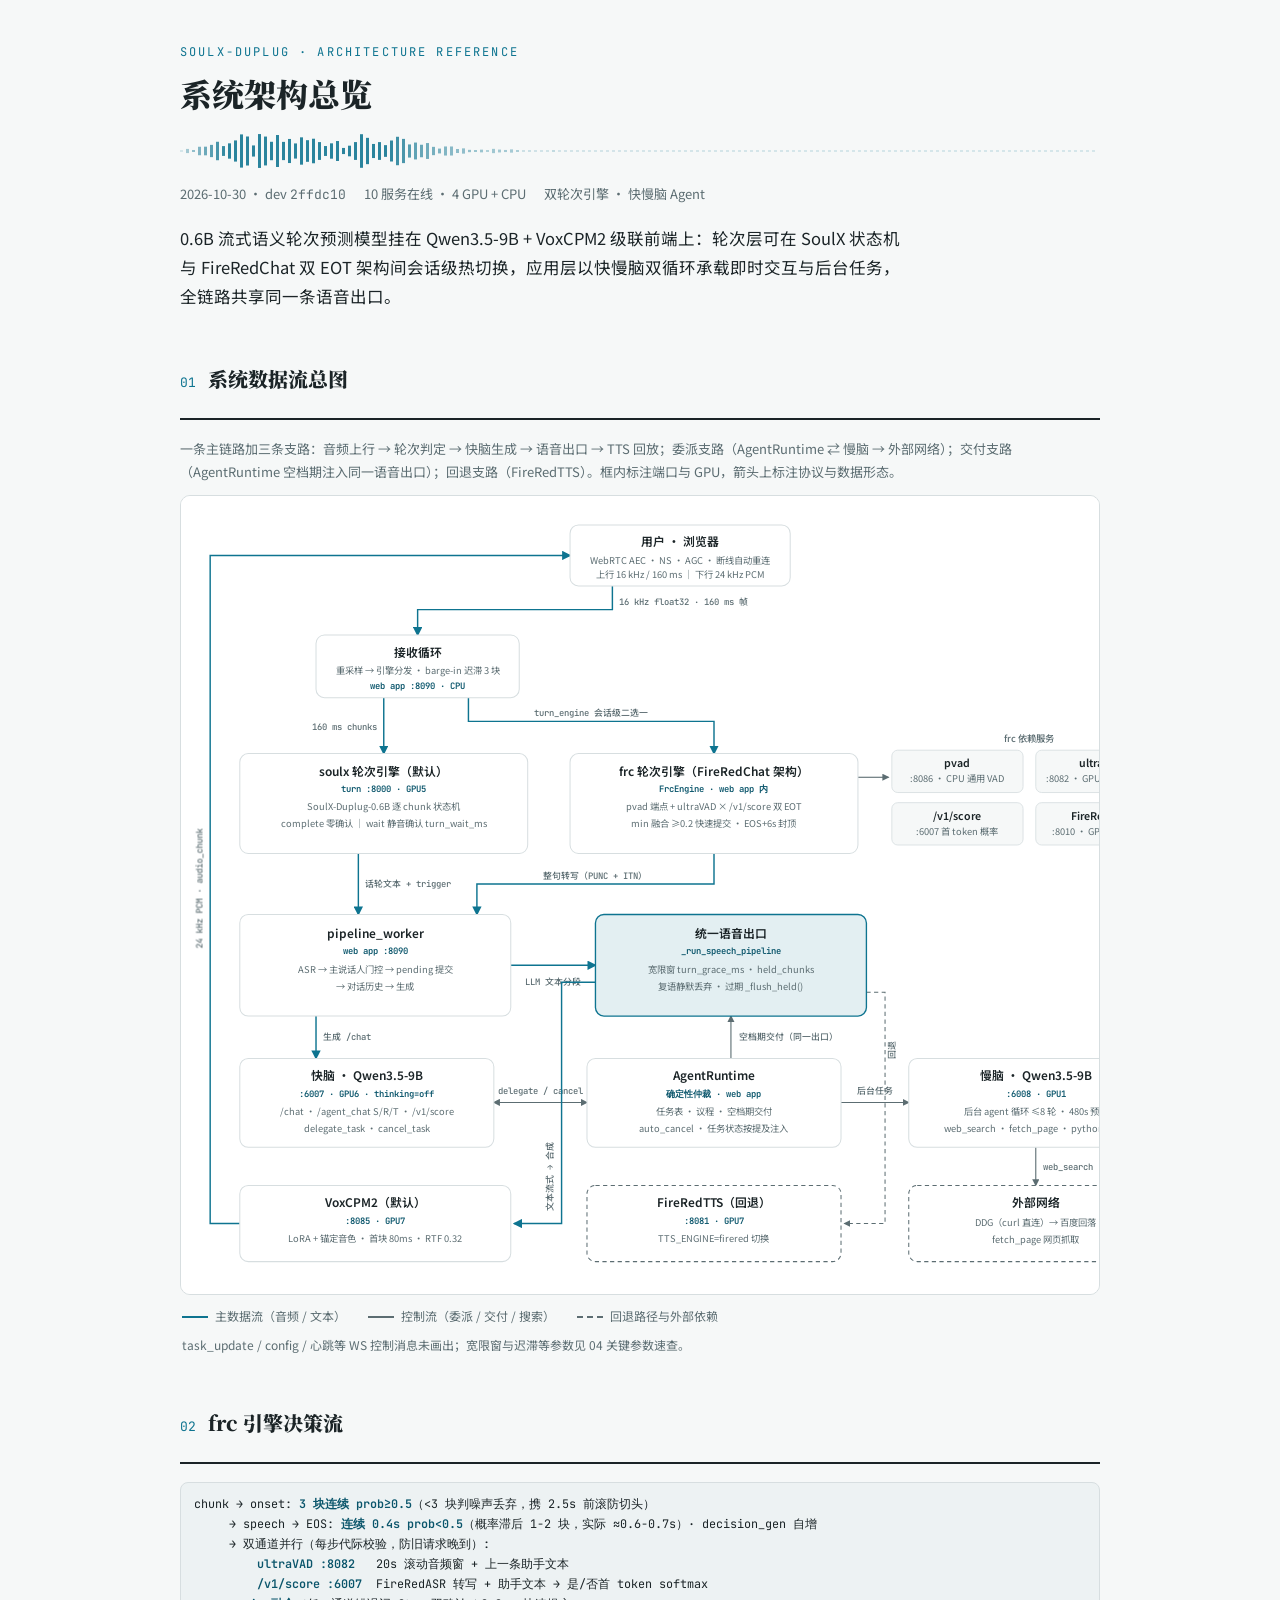
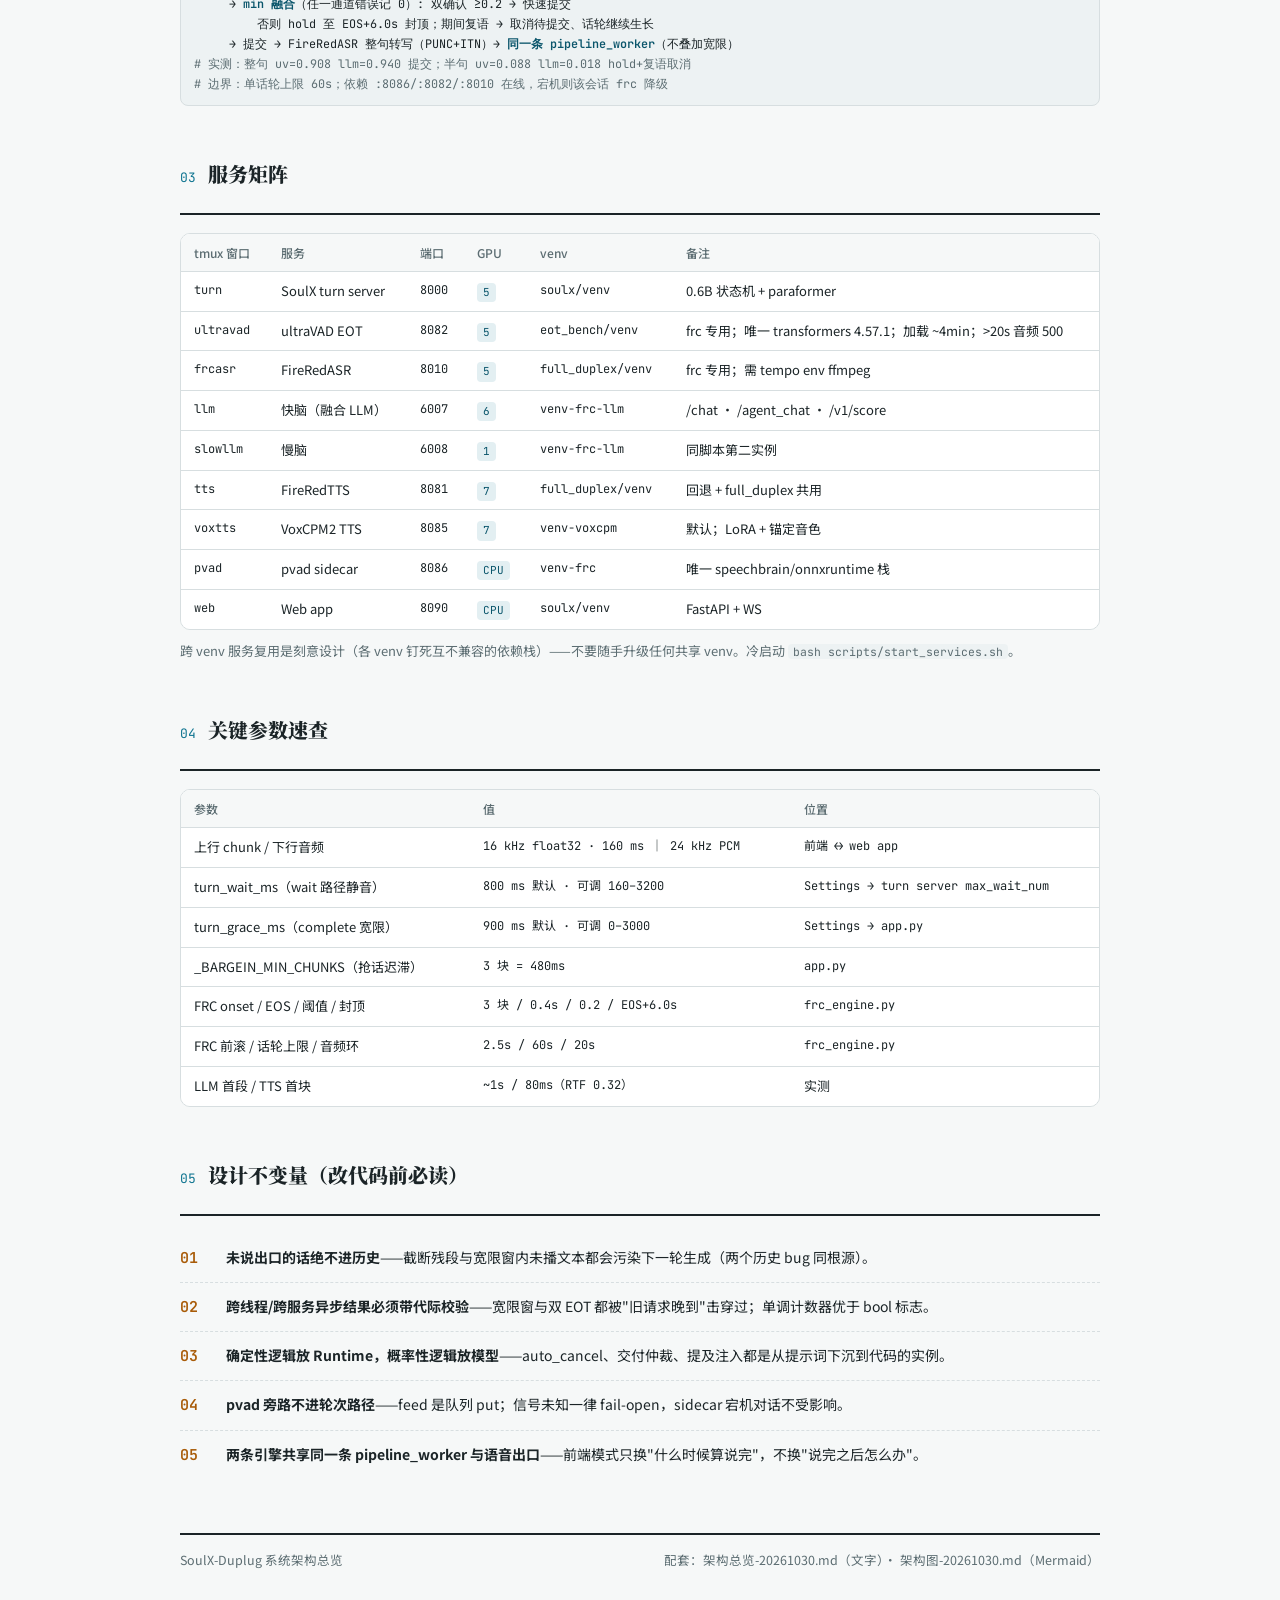
<file: docs/架构总览-20261030.html>
<!doctype html>
<meta charset="utf-8">
<meta name="viewport" content="width=device-width, initial-scale=1, viewport-fit=cover">
<title>SoulX-Duplug 系统架构</title>
<link rel="stylesheet" href="https://fonts.googleapis.com/css2?family=Noto+Serif+SC:wght@600;900&family=Noto+Sans+SC:wght@400;500;700&family=JetBrains+Mono:wght@400;600&display=swap">
<style>
/* Layout concept: 架构参考页——竖向分层堆栈图为主轴，双引擎并列分叉，
   令"层"本身成为视觉结构；沿用产品"录音室控制台"的墨青+霓虹青身份。 */
:root {
  --paper: #f6f8f8;
  --card: #ffffff;
  --ink: #1b2427;
  --muted: #5c6d72;
  --accent: #0e7490;
  --accent-deep: #0a556b;
  --accent-soft: #e3eff2;
  --warn: #a85b08;
  --line: #d7dee0;
  --code-bg: #edf2f3;
  color-scheme: light;
}
@media (prefers-color-scheme: dark) {
  :root:not([data-theme="light"]) {
    --paper: #10181b; --card: #172226; --ink: #dee7e9; --muted: #8ba1a7;
    --accent: #3fbbda; --accent-deep: #6fd0e7; --accent-soft: #1a2c33;
    --warn: #e2a95e; --line: #28363c; --code-bg: #0c1417;
    color-scheme: dark;
  }
}
:root[data-theme="dark"] {
  --paper: #10181b; --card: #172226; --ink: #dee7e9; --muted: #8ba1a7;
  --accent: #3fbbda; --accent-deep: #6fd0e7; --accent-soft: #1a2c33;
  --warn: #e2a95e; --line: #28363c; --code-bg: #0c1417;
  color-scheme: dark;
}
* { box-sizing: border-box; }
body {
  margin: 0; background: var(--paper); color: var(--ink);
  font: 400 15px/1.75 "Noto Sans SC", "PingFang SC", "Microsoft YaHei", sans-serif;
  padding: 0 20px;
}
.wrap { max-width: 920px; margin: 0 auto; }
h1, h2 { font-family: "Noto Serif SC", "Songti SC", serif; text-wrap: balance; }
h1 { font-size: 32px; font-weight: 900; margin: 0 0 6px; line-height: 1.3; }
h2 { font-size: 20px; font-weight: 900; margin: 0 0 14px; }
h3 { font: 600 15px/1.5 "Noto Sans SC", sans-serif; margin: 0 0 4px; }
p { margin: 0 0 8px; }
code, .mono { font-family: "JetBrains Mono", "Noto Sans SC", monospace; font-variant-numeric: tabular-nums; }
code { background: var(--code-bg); border-radius: 4px; padding: 0 5px; font-size: .88em; }

header { padding: 42px 0 0; }
.eyebrow { font-family: "JetBrains Mono", monospace; font-size: 12px; letter-spacing: .18em; text-transform: uppercase; color: var(--accent); margin-bottom: 10px; }
.statusline { display: flex; flex-wrap: wrap; gap: 6px 18px; margin: 12px 0 0; font-size: 13px; color: var(--muted); }
#wave { display: block; width: 100%; height: 40px; margin: 16px 0 0; }
.lede { font-size: 16.5px; max-width: 44em; margin: 18px 0 0; }

section { margin-top: 50px; }
.sechead { display: flex; align-items: baseline; gap: 12px; border-bottom: 2px solid var(--ink); padding-bottom: 8px; margin-bottom: 18px; }
.sechead .no { font-family: "JetBrains Mono", monospace; font-size: 13px; color: var(--accent); }

/* ---- dataflow figure ---- */
.fig-wrap {
  border: 1px solid var(--line); border-radius: 10px; background: var(--card);
  padding: 12px 8px 6px; overflow-x: auto;
}
.fig-wrap svg { display: block; width: 100%; min-width: 1050px; height: auto; }
.fig-legend {
  display: flex; flex-wrap: wrap; gap: 8px 22px; margin: 10px 2px 0;
  font-size: 12px; color: var(--muted); align-items: center;
}
.fig-legend .sw { display: inline-block; width: 26px; height: 0; vertical-align: middle; margin-right: 7px; }
.fig-legend .sw-a { border-top: 2.5px solid var(--accent); }
.fig-legend .sw-m { border-top: 2px solid var(--muted); }
.fig-legend .sw-d { border-top: 2px dashed var(--muted); }
.fignote { font-size: 12px; color: var(--muted); margin: 8px 2px 0; }

svg .bx { fill: var(--card); stroke: var(--line); stroke-width: 1.2; }
svg .bx-core { fill: var(--accent-soft); stroke: var(--accent); stroke-width: 1.6; }
svg .bx-dash { fill: var(--card); stroke: var(--muted); stroke-width: 1.2; stroke-dasharray: 5 4; }
svg .bx-aux { fill: var(--paper); stroke: var(--line); stroke-width: 1; }
svg .t-title { font: 600 14px "Noto Sans SC", sans-serif; fill: var(--ink); }
svg .t-title-s { font: 600 12.5px "Noto Sans SC", sans-serif; fill: var(--ink); }
svg .t-sub { font: 400 11px "Noto Sans SC", sans-serif; fill: var(--muted); }
svg .t-port { font: 600 10.5px "JetBrains Mono", monospace; fill: var(--accent-deep); }
svg .t-lab {
  font: 500 10.5px "JetBrains Mono", "Noto Sans SC", monospace; fill: var(--muted);
  paint-order: stroke; stroke: var(--card); stroke-width: 4px; stroke-linejoin: round;
}
svg .edge { stroke: var(--muted); stroke-width: 1.3; fill: none; marker-end: url(#arr); }
svg .edge-a { stroke: var(--accent); stroke-width: 1.7; fill: none; marker-end: url(#arrA); }
svg .edge-d { stroke: var(--muted); stroke-width: 1.2; fill: none; stroke-dasharray: 5 4; marker-end: url(#arr); }
svg .edge-2 { stroke: var(--muted); stroke-width: 1.3; fill: none; marker-start: url(#arr); marker-end: url(#arr); }
svg .figcap { font: 500 11px "Noto Sans SC", sans-serif; fill: var(--muted); }

/* ---- tables ---- */
.tbl { width: 100%; border-collapse: collapse; font-size: 13px; background: var(--card); }
.tbl-wrap { border: 1px solid var(--line); border-radius: 10px; overflow: hidden; overflow-x: auto; }
.tbl th, .tbl td { padding: 8px 13px; text-align: left; border-bottom: 1px solid var(--line); vertical-align: top; }
.tbl th { font-size: 12px; color: var(--muted); font-weight: 500; background: var(--paper); white-space: nowrap; }
.tbl tr:last-child td { border-bottom: none; }
.tbl .mono { font-size: 12px; }
.gpu { display: inline-block; font-family: "JetBrains Mono", monospace; font-size: 11px; border-radius: 4px; padding: 0 6px; background: var(--accent-soft); color: var(--accent-deep); white-space: nowrap; }

/* ---- engine compare ---- */
pre.flow {
  background: var(--code-bg); border: 1px solid var(--line); border-radius: 8px;
  padding: 11px 13px; overflow-x: auto; margin: 8px 0 0;
  font-family: "JetBrains Mono", monospace; font-size: 11.8px; line-height: 1.7;
}
pre.flow .c { color: var(--muted); }
pre.flow .k { color: var(--accent-deep); font-weight: 600; }

/* ---- invariants ---- */
.inv { display: grid; grid-template-columns: 34px 1fr; gap: 12px; padding: 11px 0; border-bottom: 1px dashed var(--line); }
.inv:last-child { border-bottom: none; }
.inv .n { font-family: "JetBrains Mono", monospace; font-weight: 600; color: var(--warn); }
.inv p { margin: 0; font-size: 14px; }

footer { margin: 54px 0 38px; padding-top: 14px; border-top: 2px solid var(--ink); font-size: 12.5px; color: var(--muted); display: flex; justify-content: space-between; gap: 12px; flex-wrap: wrap; }

@media (max-width: 640px) {
  .fig-wrap svg { min-width: 1000px; }
  h1 { font-size: 26px; }
}
</style>

<div class="wrap">

<header>
  <div class="eyebrow">SoulX-Duplug · Architecture Reference</div>
  <h1>系统架构总览</h1>
  <canvas id="wave" aria-hidden="true"></canvas>
  <div class="statusline">
    <span>2026-10-30 · dev <span class="mono">2ffdc10</span></span>
    <span>10 服务在线 · 4 GPU + CPU</span>
    <span>双轮次引擎 · 快慢脑 Agent</span>
  </div>
  <p class="lede">0.6B 流式语义轮次预测模型挂在 Qwen3.5-9B + VoxCPM2 级联前端上：轮次层可在 SoulX 状态机与 FireRedChat 双 EOT 架构间会话级热切换，应用层以快慢脑双循环承载即时交互与后台任务，全链路共享同一条语音出口。</p>
</header>

<section>
  <div class="sechead"><span class="no">01</span><h2>系统数据流总图</h2></div>
  <p style="font-size:13px;color:var(--muted);margin:0 0 12px;">一条主链路加三条支路：音频上行 → 轮次判定 → 快脑生成 → 语音出口 → TTS 回放；委派支路（AgentRuntime ⇄ 慢脑 → 外部网络）；交付支路（AgentRuntime 空档期注入同一语音出口）；回退支路（FireRedTTS）。框内标注端口与 GPU，箭头上标注协议与数据形态。</p>
  <div class="fig-wrap">
  <svg viewBox="0 0 1240 920" xmlns="http://www.w3.org/2000/svg" role="img" aria-label="SoulX-Duplug 系统数据流图">
    <defs>
      <marker id="arr" viewBox="0 0 10 10" refX="8.5" refY="5" markerWidth="6.5" markerHeight="6.5" orient="auto-start-reverse">
        <path d="M0,0 L10,5 L0,10 z" fill="var(--muted)"/>
      </marker>
      <marker id="arrA" viewBox="0 0 10 10" refX="8.5" refY="5" markerWidth="6.5" markerHeight="6.5" orient="auto-start-reverse">
        <path d="M0,0 L10,5 L0,10 z" fill="var(--accent)"/>
      </marker>
    </defs>

    <!-- ================= edges (drawn first, under boxes) ================= -->
    <!-- 用户 -> 接收循环 : 上行音频 -->
    <path class="edge-a" d="M 500 92 L 500 120 L 270 120 L 270 150"/>
    <text class="t-lab" x="508" y="114">16 kHz float32 · 160 ms 帧</text>
    <!-- 接收循环 -> soulx -->
    <path class="edge-a" d="M 230 224 L 230 290"/>
    <text class="t-lab" x="222" y="262" text-anchor="end">160 ms chunks</text>
    <!-- 接收循环 -> frc -->
    <path class="edge-a" d="M 330 224 L 330 252 L 620 252 L 620 290"/>
    <text class="t-lab" x="475" y="246" text-anchor="middle">turn_engine 会话级二选一</text>
    <!-- frc -> 依赖服务簇 -->
    <path class="edge" d="M 790 318 L 826 318"/>
    <!-- soulx -> pipeline_worker -->
    <path class="edge-a" d="M 200 408 L 200 480"/>
    <text class="t-lab" x="208" y="447">话轮文本 + trigger</text>
    <!-- frc -> pipeline_worker -->
    <path class="edge-a" d="M 620 408 L 620 444 L 340 444 L 340 480"/>
    <text class="t-lab" x="480" y="438" text-anchor="middle">整句转写（PUNC + ITN）</text>
    <!-- pipeline_worker -> 语音出口 -->
    <path class="edge-a" d="M 380 540 L 480 540"/>
    <text class="t-lab" x="430" y="563" text-anchor="middle">LLM 文本分段</text>
    <!-- AgentRuntime -> 语音出口 : 交付 -->
    <path class="edge" d="M 640 650 L 640 600"/>
    <text class="t-lab" x="650" y="628">空档期交付（同一出口）</text>
    <!-- pipeline_worker -> 快脑 -->
    <path class="edge-a" d="M 150 600 L 150 650"/>
    <text class="t-lab" x="158" y="628">生成 /chat</text>
    <!-- 快脑 <-> AgentRuntime -->
    <path class="edge-2" d="M 360 702 L 470 702"/>
    <text class="t-lab" x="415" y="692" text-anchor="middle">delegate / cancel</text>
    <!-- AgentRuntime -> 慢脑 -->
    <path class="edge" d="M 770 702 L 850 702"/>
    <text class="t-lab" x="810" y="692" text-anchor="middle">后台任务</text>
    <!-- 慢脑 -> 外部网络 -->
    <path class="edge" d="M 1000 755 L 1000 800"/>
    <text class="t-lab" x="1008" y="782">web_search</text>
    <!-- 语音出口 -> VoxCPM2 -->
    <path class="edge-a" d="M 480 560 L 440 560 L 440 845 L 384 845"/>
    <text class="t-lab" transform="rotate(-90 430 790)" x="430" y="790" text-anchor="middle">文本流式 → 合成</text>
    <!-- 语音出口 -.-> FireRedTTS -->
    <path class="edge-d" d="M 800 572 L 822 572 L 822 845 L 774 845"/>
    <text class="t-lab" transform="rotate(-90 834 640)" x="834" y="640" text-anchor="middle">回退</text>
    <!-- VoxCPM2 -> 用户 : 下行音频 -->
    <path class="edge-a" d="M 60 845 L 25 845 L 25 56 L 450 56"/>
    <text class="t-lab" transform="rotate(-90 16 450)" x="16" y="450" text-anchor="middle">24 kHz PCM · audio_chunk</text>

    <!-- ================= boxes ================= -->
    <!-- 用户 -->
    <rect class="bx" x="450" y="20" width="260" height="72" rx="10"/>
    <text class="t-title" x="580" y="45" text-anchor="middle">用户 · 浏览器</text>
    <text class="t-sub" x="580" y="66" text-anchor="middle">WebRTC AEC · NS · AGC · 断线自动重连</text>
    <text class="t-sub" x="580" y="83" text-anchor="middle">上行 16 kHz / 160 ms ｜ 下行 24 kHz PCM</text>

    <!-- 接收循环 -->
    <rect class="bx" x="150" y="150" width="240" height="74" rx="10"/>
    <text class="t-title" x="270" y="176" text-anchor="middle">接收循环</text>
    <text class="t-sub" x="270" y="196" text-anchor="middle">重采样 → 引擎分发 · barge-in 迟滞 3 块</text>
    <text class="t-port" x="270" y="214" text-anchor="middle">web app :8090 · CPU</text>

    <!-- soulx 引擎 -->
    <rect class="bx" x="60" y="290" width="340" height="118" rx="10"/>
    <text class="t-title" x="230" y="316" text-anchor="middle">soulx 轮次引擎（默认）</text>
    <text class="t-port" x="230" y="335" text-anchor="middle">turn :8000 · GPU5</text>
    <text class="t-sub" x="230" y="357" text-anchor="middle">SoulX-Duplug-0.6B 逐 chunk 状态机</text>
    <text class="t-sub" x="230" y="377" text-anchor="middle">complete 零确认 ｜ wait 静音确认 turn_wait_ms</text>

    <!-- frc 引擎 -->
    <rect class="bx" x="450" y="290" width="340" height="118" rx="10"/>
    <text class="t-title" x="620" y="316" text-anchor="middle">frc 轮次引擎（FireRedChat 架构）</text>
    <text class="t-port" x="620" y="335" text-anchor="middle">FrcEngine · web app 内</text>
    <text class="t-sub" x="620" y="357" text-anchor="middle">pvad 端点 + ultraVAD × /v1/score 双 EOT</text>
    <text class="t-sub" x="620" y="377" text-anchor="middle">min 融合 ≥0.2 快速提交 · EOS+6s 封顶</text>

    <!-- frc 依赖服务簇 -->
    <text class="figcap" x="992" y="276" text-anchor="middle">frc 依赖服务</text>
    <rect class="bx-aux" x="830" y="286" width="155" height="50" rx="7"/>
    <text class="t-title-s" x="907" y="306" text-anchor="middle">pvad</text>
    <text class="t-sub" x="907" y="324" text-anchor="middle">:8086 · CPU 通用 VAD</text>
    <rect class="bx-aux" x="1000" y="286" width="155" height="50" rx="7"/>
    <text class="t-title-s" x="1077" y="306" text-anchor="middle">ultraVAD</text>
    <text class="t-sub" x="1077" y="324" text-anchor="middle">:8082 · GPU5 滚动窗 EOT</text>
    <rect class="bx-aux" x="830" y="348" width="155" height="50" rx="7"/>
    <text class="t-title-s" x="907" y="368" text-anchor="middle">/v1/score</text>
    <text class="t-sub" x="907" y="386" text-anchor="middle">:6007 首 token 概率</text>
    <rect class="bx-aux" x="1000" y="348" width="155" height="50" rx="7"/>
    <text class="t-title-s" x="1077" y="368" text-anchor="middle">FireRedASR</text>
    <text class="t-sub" x="1077" y="386" text-anchor="middle">:8010 · GPU5 整句转写</text>

    <!-- pipeline_worker -->
    <rect class="bx" x="60" y="480" width="320" height="120" rx="10"/>
    <text class="t-title" x="220" y="508" text-anchor="middle">pipeline_worker</text>
    <text class="t-port" x="220" y="527" text-anchor="middle">web app :8090</text>
    <text class="t-sub" x="220" y="549" text-anchor="middle">ASR → 主说话人门控 → pending 提交</text>
    <text class="t-sub" x="220" y="569" text-anchor="middle">→ 对话历史 → 生成</text>

    <!-- 统一语音出口 -->
    <rect class="bx-core" x="480" y="480" width="320" height="120" rx="10"/>
    <text class="t-title" x="640" y="508" text-anchor="middle">统一语音出口</text>
    <text class="t-port" x="640" y="527" text-anchor="middle">_run_speech_pipeline</text>
    <text class="t-sub" x="640" y="549" text-anchor="middle">宽限窗 turn_grace_ms · held_chunks</text>
    <text class="t-sub" x="640" y="569" text-anchor="middle">复语静默丢弃 · 过期 _flush_held()</text>

    <!-- 快脑 -->
    <rect class="bx" x="60" y="650" width="300" height="105" rx="10"/>
    <text class="t-title" x="210" y="676" text-anchor="middle">快脑 · Qwen3.5-9B</text>
    <text class="t-port" x="210" y="695" text-anchor="middle">:6007 · GPU6 · thinking=off</text>
    <text class="t-sub" x="210" y="717" text-anchor="middle">/chat · /agent_chat S/R/T · /v1/score</text>
    <text class="t-sub" x="210" y="737" text-anchor="middle">delegate_task · cancel_task</text>

    <!-- AgentRuntime -->
    <rect class="bx" x="470" y="650" width="300" height="105" rx="10"/>
    <text class="t-title" x="620" y="676" text-anchor="middle">AgentRuntime</text>
    <text class="t-port" x="620" y="695" text-anchor="middle">确定性仲裁 · web app</text>
    <text class="t-sub" x="620" y="717" text-anchor="middle">任务表 · 议程 · 空档期交付</text>
    <text class="t-sub" x="620" y="737" text-anchor="middle">auto_cancel · 任务状态按提及注入</text>

    <!-- 慢脑 -->
    <rect class="bx" x="850" y="650" width="300" height="105" rx="10"/>
    <text class="t-title" x="1000" y="676" text-anchor="middle">慢脑 · Qwen3.5-9B</text>
    <text class="t-port" x="1000" y="695" text-anchor="middle">:6008 · GPU1</text>
    <text class="t-sub" x="1000" y="717" text-anchor="middle">后台 agent 循环 ≤8 轮 · 480s 预算</text>
    <text class="t-sub" x="1000" y="737" text-anchor="middle">web_search · fetch_page · python_repl</text>

    <!-- VoxCPM2 -->
    <rect class="bx" x="60" y="800" width="320" height="90" rx="10"/>
    <text class="t-title" x="220" y="826" text-anchor="middle">VoxCPM2（默认）</text>
    <text class="t-port" x="220" y="845" text-anchor="middle">:8085 · GPU7</text>
    <text class="t-sub" x="220" y="867" text-anchor="middle">LoRA + 锚定音色 · 首块 80ms · RTF 0.32</text>

    <!-- FireRedTTS -->
    <rect class="bx-dash" x="470" y="800" width="300" height="90" rx="10"/>
    <text class="t-title" x="620" y="826" text-anchor="middle">FireRedTTS（回退）</text>
    <text class="t-port" x="620" y="845" text-anchor="middle">:8081 · GPU7</text>
    <text class="t-sub" x="620" y="867" text-anchor="middle">TTS_ENGINE=firered 切换</text>

    <!-- 外部网络 -->
    <rect class="bx-dash" x="850" y="800" width="300" height="90" rx="10"/>
    <text class="t-title" x="1000" y="826" text-anchor="middle">外部网络</text>
    <text class="t-sub" x="1000" y="848" text-anchor="middle">DDG（curl 直连）→ 百度回落</text>
    <text class="t-sub" x="1000" y="868" text-anchor="middle">fetch_page 网页抓取</text>
  </svg>
  </div>
  <div class="fig-legend">
    <span><span class="sw sw-a"></span>主数据流（音频 / 文本）</span>
    <span><span class="sw sw-m"></span>控制流（委派 / 交付 / 搜索）</span>
    <span><span class="sw sw-d"></span>回退路径与外部依赖</span>
  </div>
  <p class="fignote">task_update / config / 心跳等 WS 控制消息未画出；宽限窗与迟滞等参数见 04 关键参数速查。</p>
</section>

<section>
  <div class="sechead"><span class="no">02</span><h2>frc 引擎决策流</h2></div>
  <pre class="flow">chunk → onset: <span class="k">3 块连续 prob≥0.5</span>（&lt;3 块判噪声丢弃，携 2.5s 前滚防切头）
     → speech → EOS: <span class="k">连续 0.4s prob&lt;0.5</span>（概率滞后 1-2 块，实际 ≈0.6-0.7s）· decision_gen 自增
     → 双通道并行（每步代际校验，防旧请求晚到）:
         <span class="k">ultraVAD :8082</span>   20s 滚动音频窗 + 上一条助手文本
         <span class="k">/v1/score :6007</span>  FireRedASR 转写 + 助手文本 → 是/否首 token softmax
     → <span class="k">min 融合</span>（任一通道错误记 0）: 双确认 ≥0.2 → 快速提交
         否则 hold 至 EOS+6.0s 封顶；期间复语 → 取消待提交、话轮继续生长
     → 提交 → FireRedASR 整句转写（PUNC+ITN）→ <span class="k">同一条 pipeline_worker</span>（不叠加宽限）
<span class="c"># 实测：整句 uv=0.908 llm=0.940 提交；半句 uv=0.088 llm=0.018 hold+复语取消</span>
<span class="c"># 边界：单话轮上限 60s；依赖 :8086/:8082/:8010 在线，宕机则该会话 frc 降级</span></pre>
</section>

<section>
  <div class="sechead"><span class="no">03</span><h2>服务矩阵</h2></div>
  <div class="tbl-wrap"><table class="tbl">
    <tr><th>tmux 窗口</th><th>服务</th><th>端口</th><th>GPU</th><th>venv</th><th>备注</th></tr>
    <tr><td class="mono">turn</td><td>SoulX turn server</td><td class="mono">8000</td><td><span class="gpu">5</span></td><td class="mono">soulx/venv</td><td>0.6B 状态机 + paraformer</td></tr>
    <tr><td class="mono">ultravad</td><td>ultraVAD EOT</td><td class="mono">8082</td><td><span class="gpu">5</span></td><td class="mono">eot_bench/venv</td><td>frc 专用；唯一 transformers 4.57.1；加载 ~4min；&gt;20s 音频 500</td></tr>
    <tr><td class="mono">frcasr</td><td>FireRedASR</td><td class="mono">8010</td><td><span class="gpu">5</span></td><td class="mono">full_duplex/venv</td><td>frc 专用；需 tempo env ffmpeg</td></tr>
    <tr><td class="mono">llm</td><td>快脑（融合 LLM）</td><td class="mono">6007</td><td><span class="gpu">6</span></td><td class="mono">venv-frc-llm</td><td>/chat · /agent_chat · /v1/score</td></tr>
    <tr><td class="mono">slowllm</td><td>慢脑</td><td class="mono">6008</td><td><span class="gpu">1</span></td><td class="mono">venv-frc-llm</td><td>同脚本第二实例</td></tr>
    <tr><td class="mono">tts</td><td>FireRedTTS</td><td class="mono">8081</td><td><span class="gpu">7</span></td><td class="mono">full_duplex/venv</td><td>回退 + full_duplex 共用</td></tr>
    <tr><td class="mono">voxtts</td><td>VoxCPM2 TTS</td><td class="mono">8085</td><td><span class="gpu">7</span></td><td class="mono">venv-voxcpm</td><td>默认；LoRA + 锚定音色</td></tr>
    <tr><td class="mono">pvad</td><td>pvad sidecar</td><td class="mono">8086</td><td><span class="gpu">CPU</span></td><td class="mono">venv-frc</td><td>唯一 speechbrain/onnxruntime 栈</td></tr>
    <tr><td class="mono">web</td><td>Web app</td><td class="mono">8090</td><td><span class="gpu">CPU</span></td><td class="mono">soulx/venv</td><td>FastAPI + WS</td></tr>
  </table></div>
  <p style="margin-top:10px;font-size:13px;color:var(--muted);">跨 venv 服务复用是刻意设计（各 venv 钉死互不兼容的依赖栈）——不要随手升级任何共享 venv。冷启动 <code>bash scripts/start_services.sh</code>。</p>
</section>

<section>
  <div class="sechead"><span class="no">04</span><h2>关键参数速查</h2></div>
  <div class="tbl-wrap"><table class="tbl">
    <tr><th>参数</th><th>值</th><th>位置</th></tr>
    <tr><td>上行 chunk / 下行音频</td><td class="mono">16 kHz float32 · 160 ms ｜ 24 kHz PCM</td><td class="mono">前端 ↔ web app</td></tr>
    <tr><td>turn_wait_ms（wait 路径静音）</td><td class="mono">800 ms 默认 · 可调 160–3200</td><td class="mono">Settings → turn server max_wait_num</td></tr>
    <tr><td>turn_grace_ms（complete 宽限）</td><td class="mono">900 ms 默认 · 可调 0–3000</td><td class="mono">Settings → app.py</td></tr>
    <tr><td>_BARGEIN_MIN_CHUNKS（抢话迟滞）</td><td class="mono">3 块 = 480ms</td><td class="mono">app.py</td></tr>
    <tr><td>FRC onset / EOS / 阈值 / 封顶</td><td class="mono">3 块 / 0.4s / 0.2 / EOS+6.0s</td><td class="mono">frc_engine.py</td></tr>
    <tr><td>FRC 前滚 / 话轮上限 / 音频环</td><td class="mono">2.5s / 60s / 20s</td><td class="mono">frc_engine.py</td></tr>
    <tr><td>LLM 首段 / TTS 首块</td><td class="mono">~1s / 80ms（RTF 0.32）</td><td>实测</td></tr>
  </table></div>
</section>

<section>
  <div class="sechead"><span class="no">05</span><h2>设计不变量（改代码前必读）</h2></div>
  <div class="inv"><div class="n">01</div><p><b>未说出口的话绝不进历史</b>——截断残段与宽限窗内未播文本都会污染下一轮生成（两个历史 bug 同根源）。</p></div>
  <div class="inv"><div class="n">02</div><p><b>跨线程/跨服务异步结果必须带代际校验</b>——宽限窗与双 EOT 都被"旧请求晚到"击穿过；单调计数器优于 bool 标志。</p></div>
  <div class="inv"><div class="n">03</div><p><b>确定性逻辑放 Runtime，概率性逻辑放模型</b>——auto_cancel、交付仲裁、提及注入都是从提示词下沉到代码的实例。</p></div>
  <div class="inv"><div class="n">04</div><p><b>pvad 旁路不进轮次路径</b>——feed 是队列 put；信号未知一律 fail-open，sidecar 宕机对话不受影响。</p></div>
  <div class="inv"><div class="n">05</div><p><b>两条引擎共享同一条 pipeline_worker 与语音出口</b>——前端模式只换"什么时候算说完"，不换"说完之后怎么办"。</p></div>
</section>

<footer>
  <span>SoulX-Duplug 系统架构总览</span>
  <span>配套：架构总览-20261030.md（文字）· 架构图-20261030.md（Mermaid）</span>
</footer>

</div>

<script>
(function () {
  var cv = document.getElementById("wave");
  function draw() {
    var dpr = window.devicePixelRatio || 1;
    var w = cv.clientWidth, h = cv.clientHeight;
    cv.width = w * dpr; cv.height = h * dpr;
    var ctx = cv.getContext("2d");
    ctx.scale(dpr, dpr);
    ctx.clearRect(0, 0, w, h);
    var col = getComputedStyle(document.documentElement).getPropertyValue("--accent").trim();
    ctx.fillStyle = col;
    var bar = 3, gap = 3, i = 0;
    for (var x = 0; x + bar <= w; x += bar + gap, i++) {
      var t = i / 46;
      var env = Math.min(1, t * 6) * Math.exp(-Math.max(0, t - 0.75) * 5);
      var n = Math.sin(i * 12.9898) * 43758.5453;
      n = n - Math.floor(n);
      var bh = (0.18 + 0.82 * n) * env * (h - 6);
      if (bh < 1) bh = 1;
      ctx.globalAlpha = 0.28 + 0.6 * env;
      ctx.fillRect(x, (h - bh) / 2, bar, bh);
    }
    ctx.globalAlpha = 1;
  }
  draw();
  var r;
  window.addEventListener("resize", function () { clearTimeout(r); r = setTimeout(draw, 150); });
})();
</script>
</file>
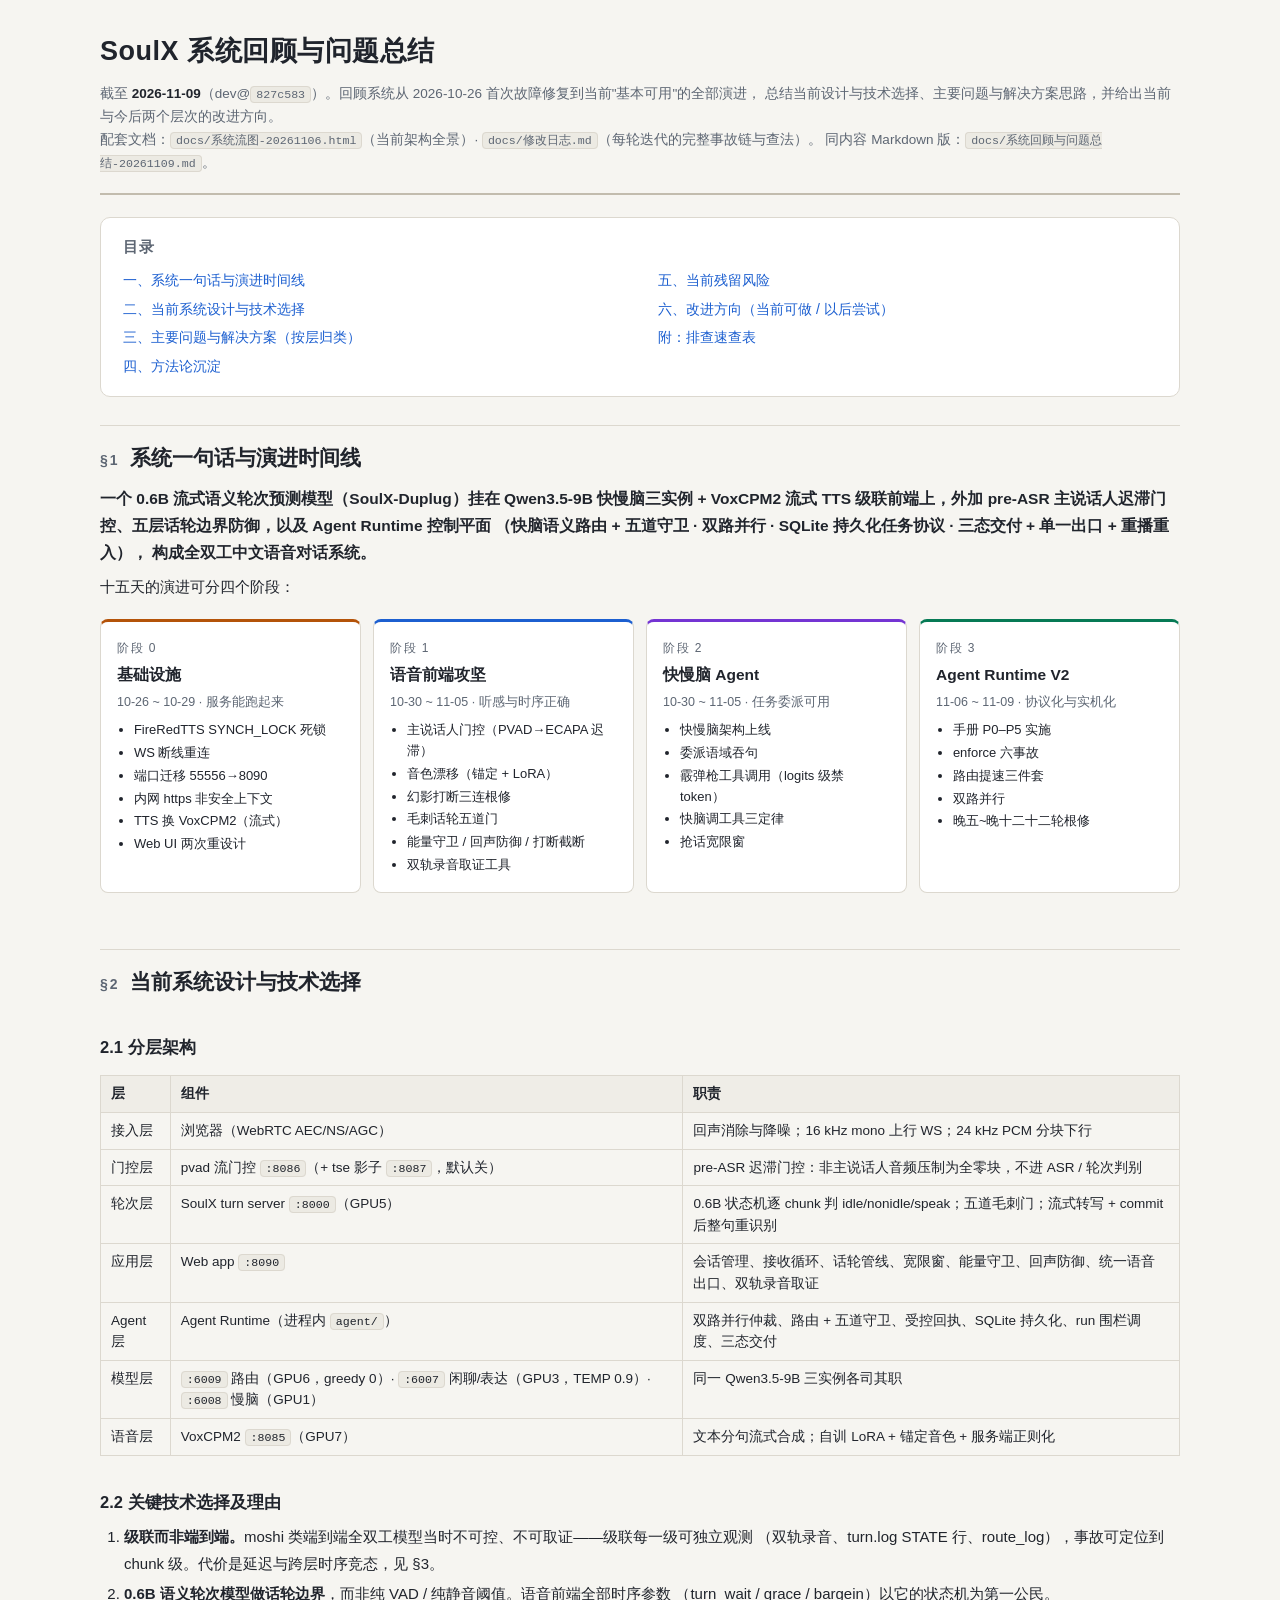
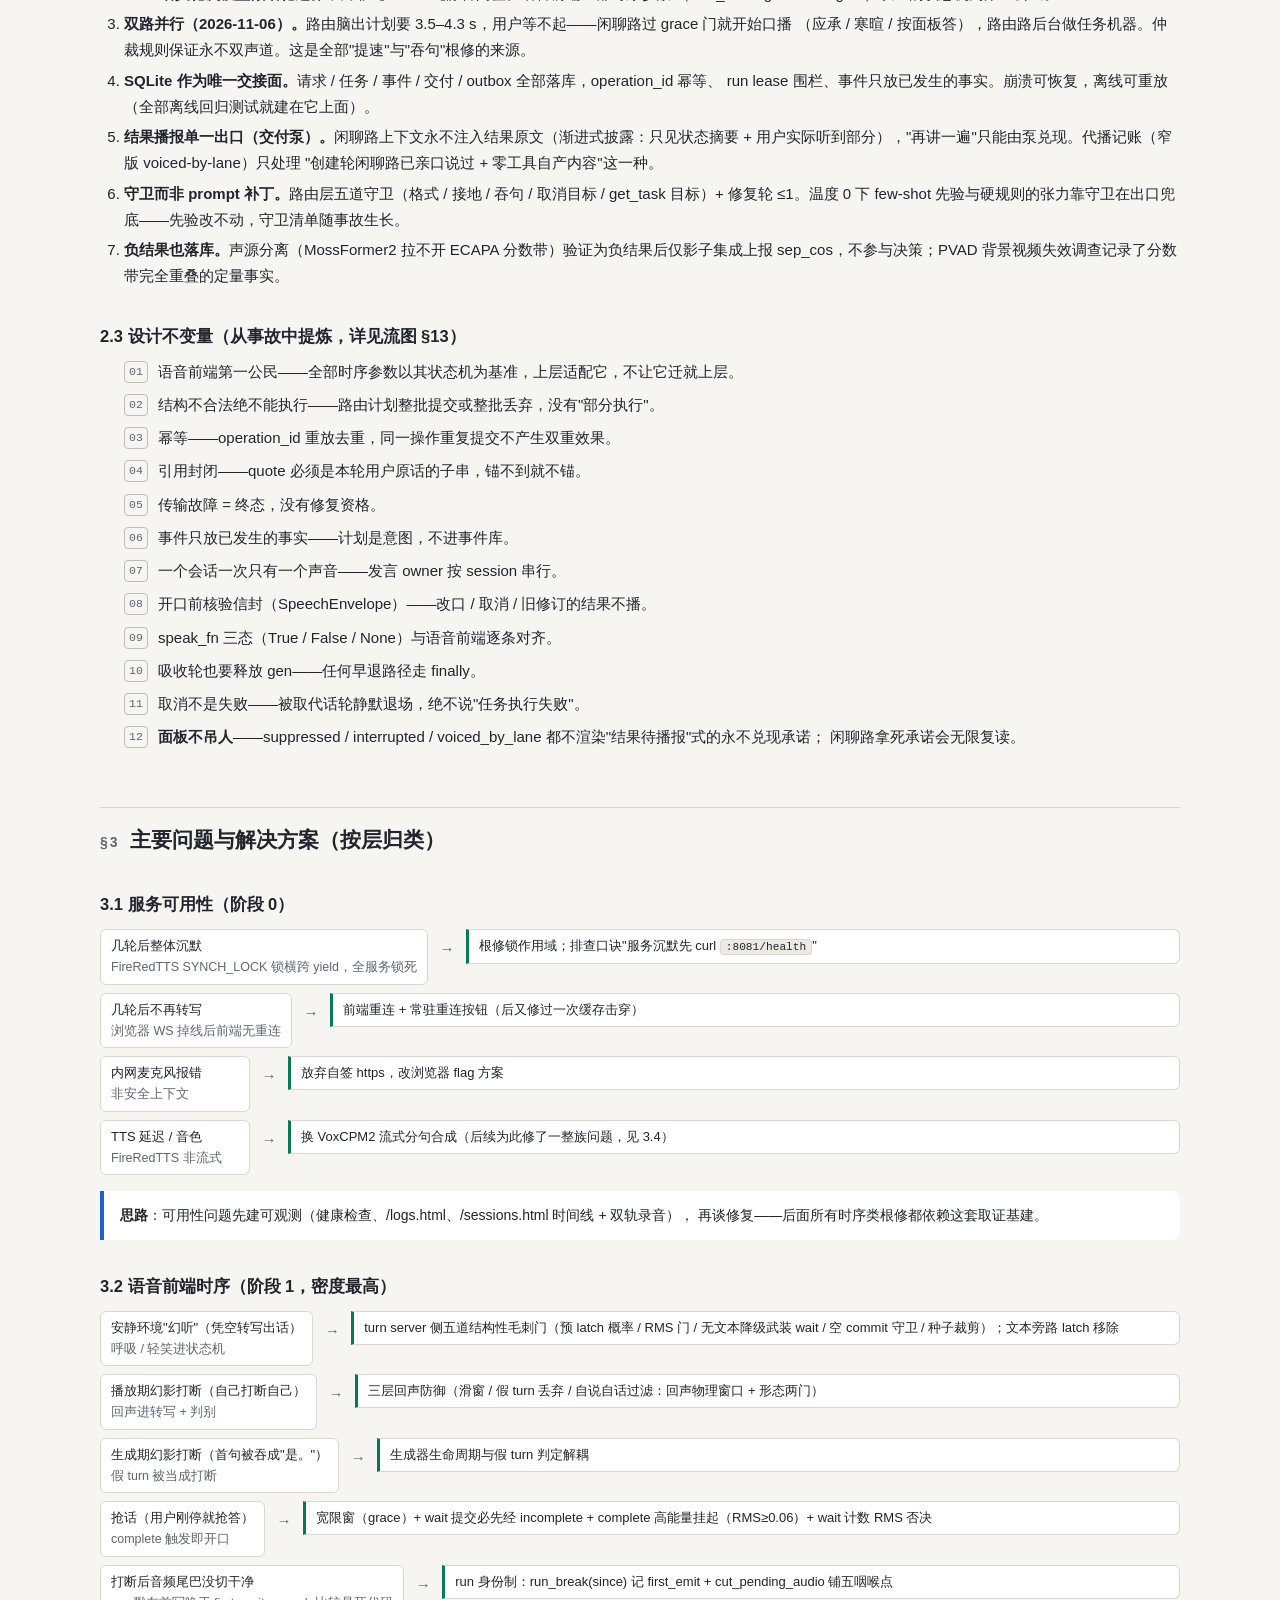
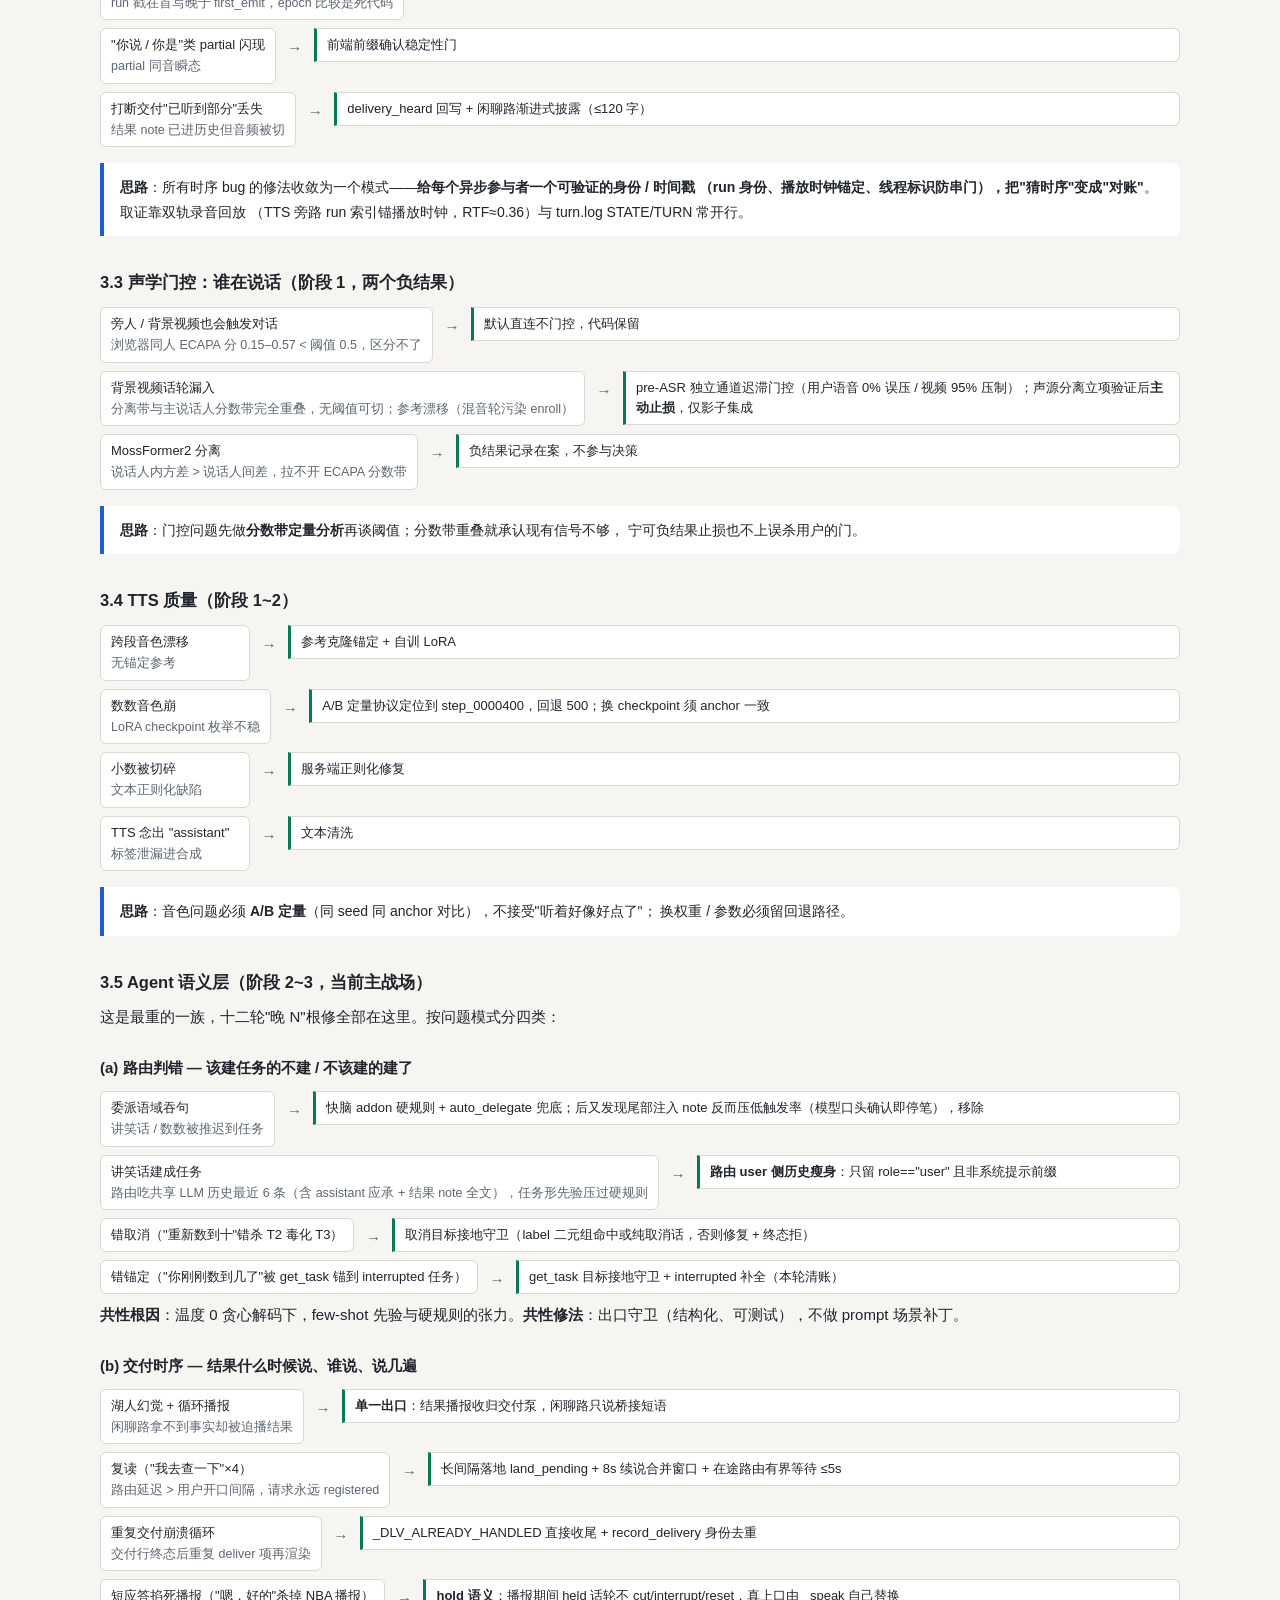
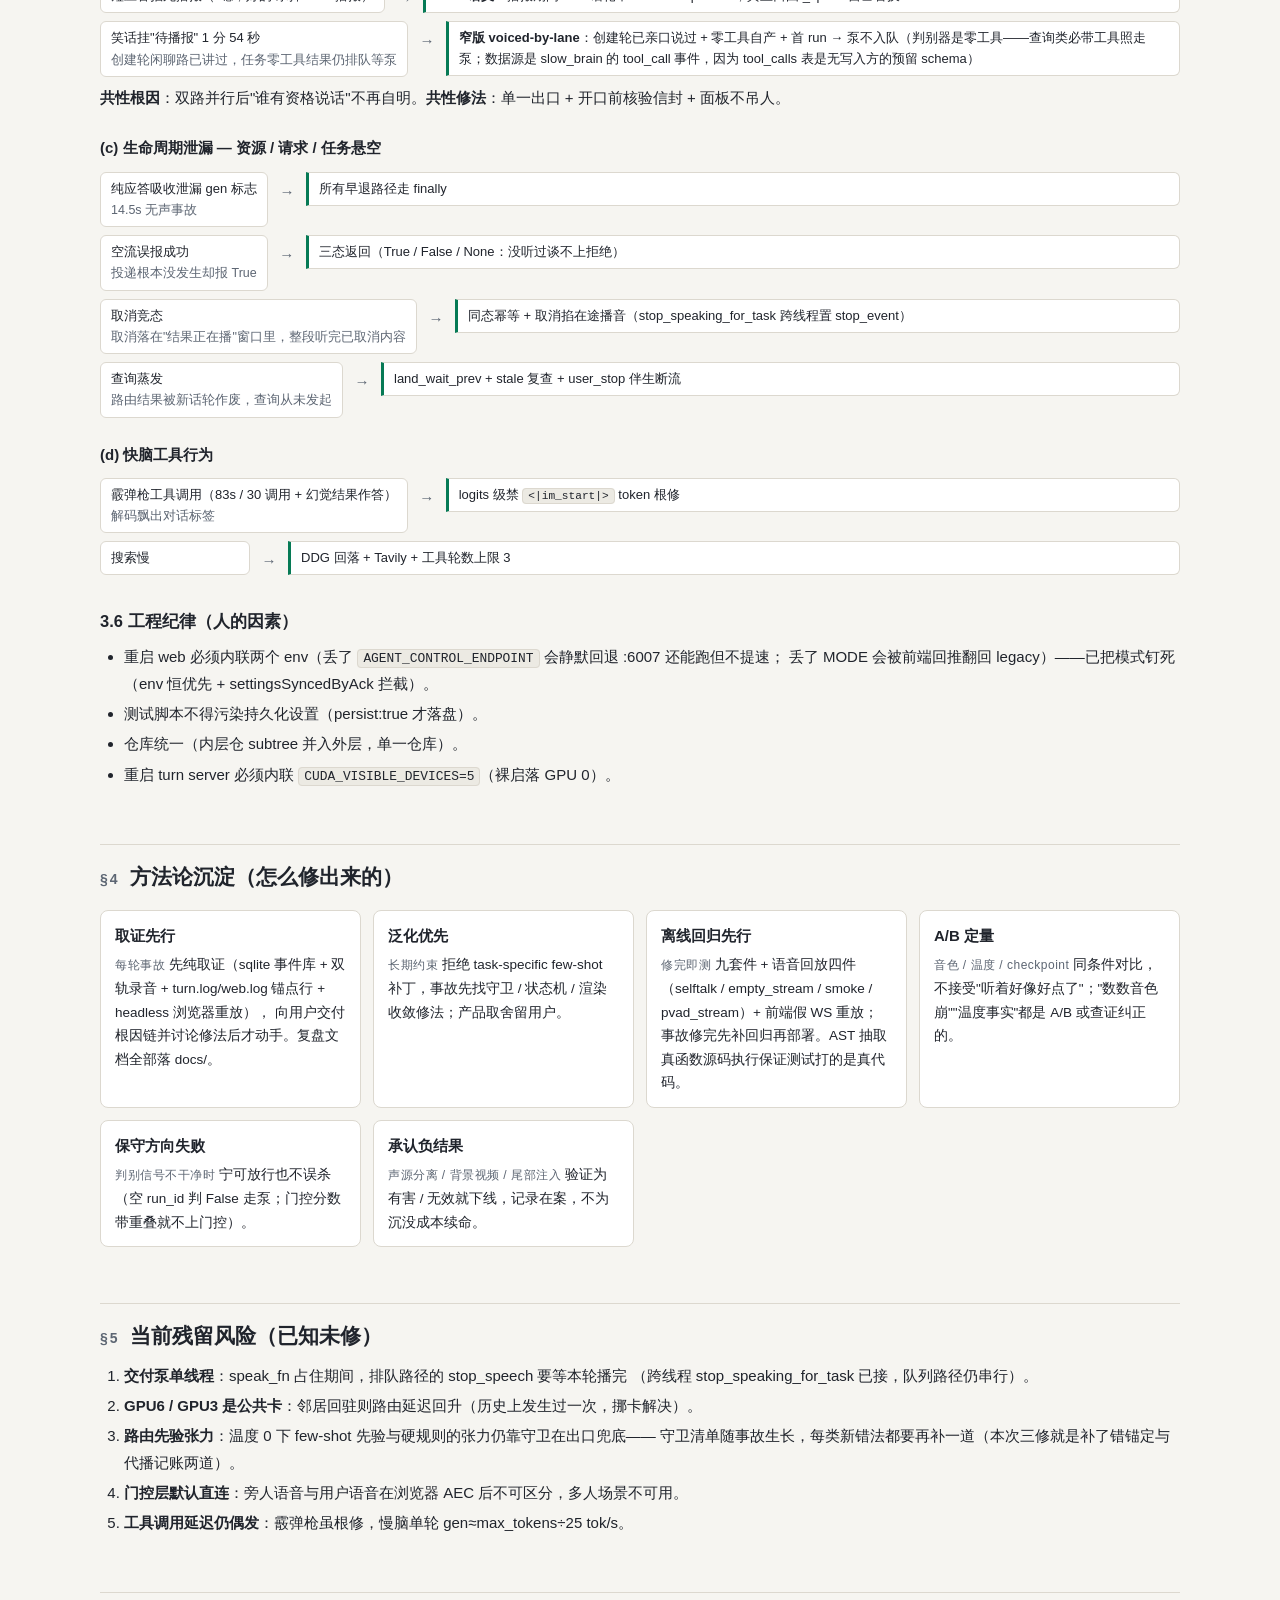
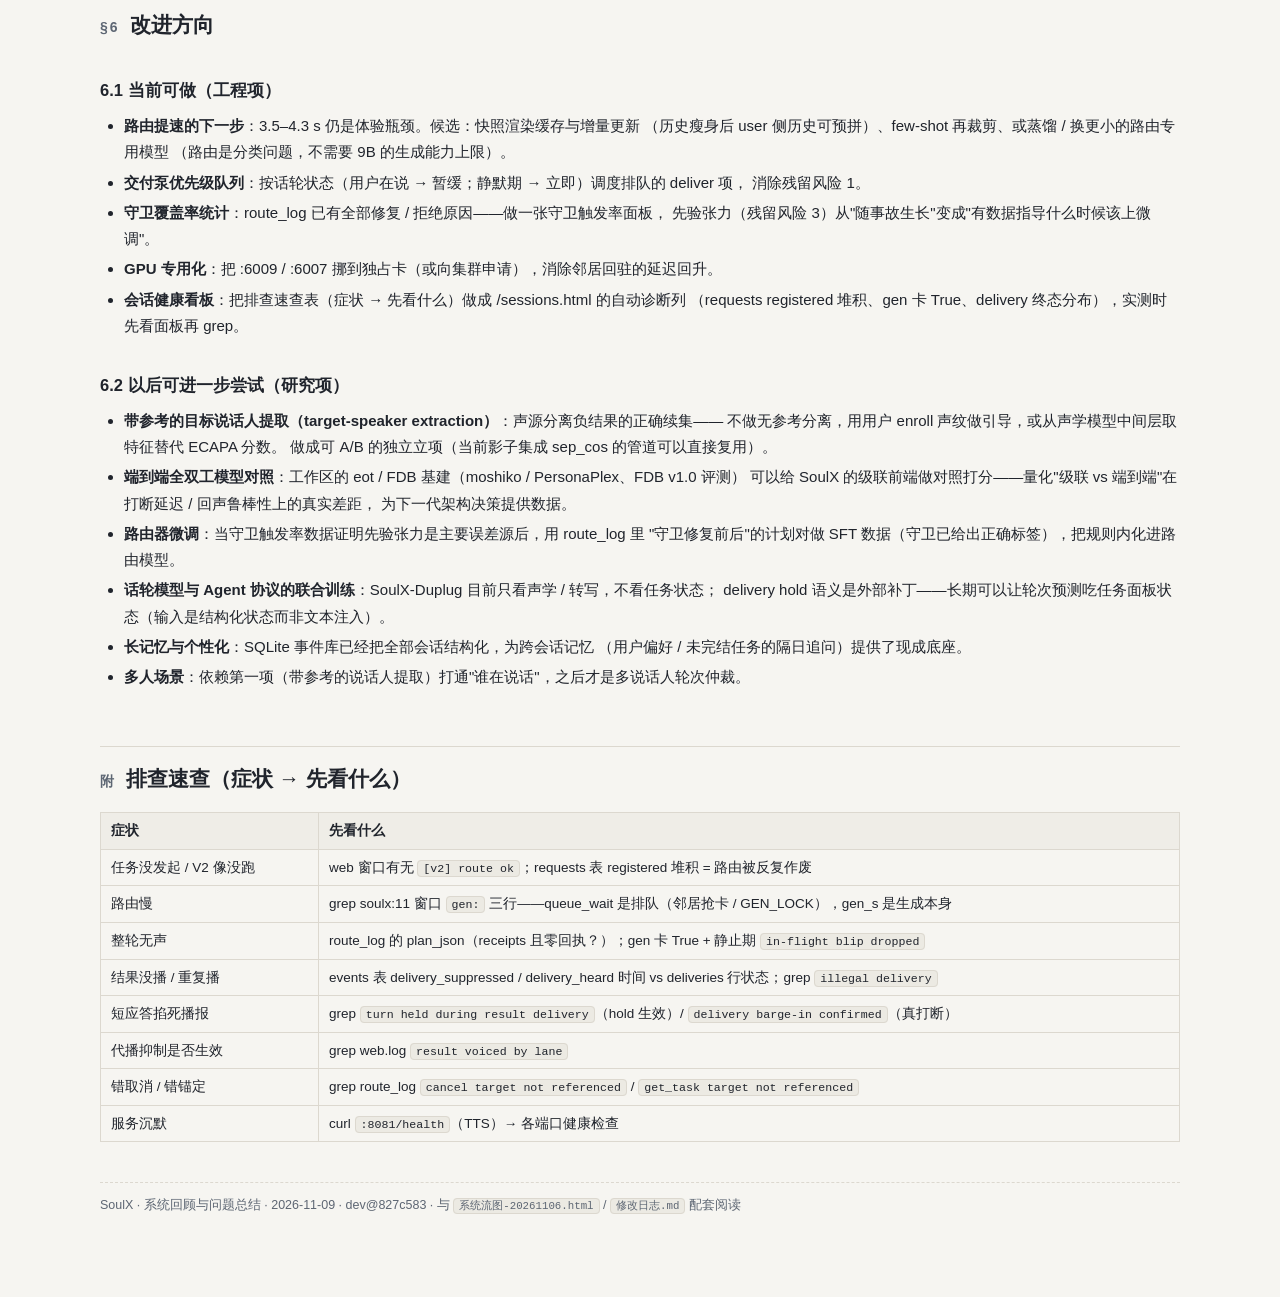
<file: docs/系统回顾与问题总结-20261109.html>
<!doctype html>
<html lang="zh-CN">
<head>
<meta charset="utf-8">
<meta name="viewport" content="width=device-width, initial-scale=1, viewport-fit=cover">
<title>SoulX 系统回顾与问题总结</title>
<style>
/* ============ 设计令牌（与 系统流图-20261106.html 同族，保持 docs/ 视觉一致） ============ */
:root{
  --bg:#f6f5f1; --surface:#ffffff; --surface2:#efede7;
  --ink:#20242c; --muted:#5d6673; --line:#dcd8cf; --line2:#c2bcae;
  --audio:#b45309; --flow:#1c5fd0; --ctrl:#067a55; --v2:#7434d3; --warn:#b4231f;
  --code-bg:#eceae3;
  color-scheme:light;
}
@media (prefers-color-scheme: dark){
  :root:not([data-theme="light"]){
    --bg:#14161b; --surface:#1e2128; --surface2:#181b20;
    --ink:#e9e6df; --muted:#98a1af; --line:#333845; --line2:#4a5265;
    --audio:#f0a848; --flow:#6fa5ff; --ctrl:#46d68a; --v2:#b497f5; --warn:#f0756f;
    --code-bg:#181b20;
    color-scheme:dark;
  }
}
:root[data-theme="dark"]{
  --bg:#14161b; --surface:#1e2128; --surface2:#181b20;
  --ink:#e9e6df; --muted:#98a1af; --line:#333845; --line2:#4a5265;
  --audio:#f0a848; --flow:#6fa5ff; --ctrl:#46d68a; --v2:#b497f5; --warn:#f0756f;
  --code-bg:#181b20;
  color-scheme:dark;
}
*{box-sizing:border-box}
html,body{margin:0;padding:0}
body{
  background:var(--bg); color:var(--ink);
  font:15px/1.75 -apple-system,"Segoe UI","PingFang SC","Hiragino Sans GB","Microsoft YaHei","Noto Sans CJK SC",sans-serif;
  padding:28px 24px 72px;
}
.wrap{max-width:1080px;margin:0 auto}
header.masthead{border-bottom:2px solid var(--line2);padding-bottom:18px;margin-bottom:6px}
.masthead h1{font-size:27px;margin:0 0 8px;letter-spacing:.5px}
.masthead .sub{color:var(--muted);font-size:13.5px;line-height:1.7}
.masthead .sub b{color:var(--ink);font-weight:600}
h2{font-size:21px;margin:56px 0 8px;padding-top:14px;border-top:1px solid var(--line)}
h2:first-of-type{margin-top:28px}
h2 .no{color:var(--muted);font-weight:600;margin-right:10px;font-size:14px;letter-spacing:2px}
h3{font-size:16.5px;margin:32px 0 6px}
h4{font-size:15px;margin:24px 0 4px}
p{margin:8px 0}
.lead{font-size:15.5px}
ul,ol{padding-left:1.6em;margin:8px 0}
li{margin:4px 0}
code,.mono{font-family:"SF Mono","JetBrains Mono",ui-monospace,Consolas,Menlo,monospace;font-size:.86em;
  background:var(--code-bg);border:1px solid var(--line);border-radius:4px;padding:1px 5px}
em{font-style:normal;color:var(--muted)}
table{border-collapse:collapse;width:100%;margin:14px 0;font-size:13.5px}
th,td{border:1px solid var(--line);padding:7px 10px;text-align:left;vertical-align:top;line-height:1.6}
th{background:var(--surface2);font-weight:600;white-space:nowrap}
.toc{background:var(--surface);border:1px solid var(--line);border-radius:10px;padding:16px 22px;margin:22px 0;columns:2;column-gap:36px}
.toc a{color:var(--flow);text-decoration:none;display:block;padding:2px 0;font-size:14px;break-inside:avoid}
.toc a:hover{text-decoration:underline}
.toc .toc-title{column-span:all;font-weight:600;font-size:15px;margin-bottom:6px;color:var(--muted);letter-spacing:1px}
.note{background:var(--surface);border-left:4px solid var(--v2);border-radius:0 8px 8px 0;padding:12px 16px;margin:16px 0;font-size:14px}
.note.warn{border-left-color:var(--warn)}
.note.good{border-left-color:var(--ctrl)}
.note.flow{border-left-color:var(--flow)}
.kv{display:grid;grid-template-columns:repeat(auto-fit,minmax(240px,1fr));gap:12px;margin:14px 0}
.kv .cell{background:var(--surface);border:1px solid var(--line);border-radius:8px;padding:12px 14px;font-size:13.5px}
.kv .cell b{display:block;font-size:15px;margin-bottom:4px}
.kv .cell .tag{font-size:12px;color:var(--muted);letter-spacing:.5px}
/* ============ 阶段时间线 ============ */
.stages{display:grid;grid-template-columns:repeat(auto-fit,minmax(230px,1fr));gap:12px;margin:18px 0}
.stage{background:var(--surface);border:1px solid var(--line);border-top:3px solid var(--flow);border-radius:8px;padding:14px 16px;font-size:13.5px}
.stage.s0{border-top-color:var(--audio)}
.stage.s1{border-top-color:var(--flow)}
.stage.s2{border-top-color:var(--v2)}
.stage.s3{border-top-color:var(--ctrl)}
.stage .ph{font-size:12px;color:var(--muted);letter-spacing:1.5px}
.stage b{display:block;font-size:15.5px;margin:2px 0 4px}
.stage .win{font-size:12.5px;color:var(--muted);display:block;margin-bottom:6px}
.stage ul{margin:0;padding-left:1.3em;font-size:13px;line-height:1.6}
.stage li{margin:2px 0}
/* ============ 问题→方案 卡片行 ============ */
.fixflow{margin:10px 0 4px;padding-left:0;list-style:none}
.fixflow li{margin:8px 0;padding-left:0;display:grid;grid-template-columns:minmax(150px,max-content) 26px 1fr;gap:0 6px;align-items:start}
.fixflow .sym{background:var(--surface);border:1px solid var(--line);border-radius:6px;padding:6px 10px;font-size:13px;line-height:1.55}
.fixflow .sym .why{display:block;color:var(--muted);font-size:12.5px;margin-top:2px}
.fixflow .arrow{color:var(--muted);text-align:center;padding-top:7px;font-weight:600}
.fixflow .rx{background:var(--surface);border:1px solid var(--line);border-left:3px solid var(--ctrl);border-radius:0 6px 6px 0;padding:6px 10px;font-size:13px;line-height:1.55}
@media (max-width:640px){
  .fixflow li{grid-template-columns:1fr}
  .fixflow .arrow{display:none}
  .toc{columns:1}
}
.invariant{counter-reset:inv}
.invariant li{list-style:none;position:relative;padding-left:34px;margin:7px 0}
.invariant li::before{
  counter-increment:inv;content:counter(inv,decimal-leading-zero);
  position:absolute;left:0;top:2px;font-family:"SF Mono",ui-monospace,Consolas,monospace;
  font-size:11.5px;color:var(--muted);border:1px solid var(--line2);border-radius:4px;padding:0 4px;
}
@media print{
  body{background:#fff;padding:0}
  .toc{columns:2}
  h2{page-break-after:avoid}
  table,.stage,.note{page-break-inside:avoid}
}
</style>
</head>
<body>
<div class="wrap">

<header class="masthead">
  <h1>SoulX 系统回顾与问题总结</h1>
  <div class="sub">
    截至 <b>2026-11-09</b>（dev@<span class="mono">827c583</span>）。回顾系统从 2026-10-26 首次故障修复到当前"基本可用"的全部演进，
    总结当前设计与技术选择、主要问题与解决方案思路，并给出当前与今后两个层次的改进方向。<br>
    配套文档：<span class="mono">docs/系统流图-20261106.html</span>（当前架构全景）· <span class="mono">docs/修改日志.md</span>（每轮迭代的完整事故链与查法）。
    同内容 Markdown 版：<span class="mono">docs/系统回顾与问题总结-20261109.md</span>。
  </div>
</header>

<nav class="toc">
  <div class="toc-title">目录</div>
  <a href="#s1">一、系统一句话与演进时间线</a>
  <a href="#s2">二、当前系统设计与技术选择</a>
  <a href="#s3">三、主要问题与解决方案（按层归类）</a>
  <a href="#s4">四、方法论沉淀</a>
  <a href="#s5">五、当前残留风险</a>
  <a href="#s6">六、改进方向（当前可做 / 以后尝试）</a>
  <a href="#s7">附：排查速查表</a>
</nav>

<!-- ================================================================ 一 -->
<h2 id="s1"><span class="no">§1</span>系统一句话与演进时间线</h2>

<p class="lead"><b>一个 0.6B 流式语义轮次预测模型（SoulX-Duplug）挂在 Qwen3.5-9B 快慢脑三实例 + VoxCPM2 流式 TTS
级联前端上，外加 pre-ASR 主说话人迟滞门控、五层话轮边界防御，以及 Agent Runtime 控制平面
（快脑语义路由 + 五道守卫 · 双路并行 · SQLite 持久化任务协议 · 三态交付 + 单一出口 + 重播重入），
构成全双工中文语音对话系统。</b></p>

<p>十五天的演进可分四个阶段：</p>

<div class="stages">
  <div class="stage s0">
    <span class="ph">阶段 0</span>
    <b>基础设施</b>
    <span class="win">10-26 ~ 10-29 · 服务能跑起来</span>
    <ul>
      <li>FireRedTTS SYNCH_LOCK 死锁</li>
      <li>WS 断线重连</li>
      <li>端口迁移 55556→8090</li>
      <li>内网 https 非安全上下文</li>
      <li>TTS 换 VoxCPM2（流式）</li>
      <li>Web UI 两次重设计</li>
    </ul>
  </div>
  <div class="stage s1">
    <span class="ph">阶段 1</span>
    <b>语音前端攻坚</b>
    <span class="win">10-30 ~ 11-05 · 听感与时序正确</span>
    <ul>
      <li>主说话人门控（PVAD→ECAPA 迟滞）</li>
      <li>音色漂移（锚定 + LoRA）</li>
      <li>幻影打断三连根修</li>
      <li>毛刺话轮五道门</li>
      <li>能量守卫 / 回声防御 / 打断截断</li>
      <li>双轨录音取证工具</li>
    </ul>
  </div>
  <div class="stage s2">
    <span class="ph">阶段 2</span>
    <b>快慢脑 Agent</b>
    <span class="win">10-30 ~ 11-05 · 任务委派可用</span>
    <ul>
      <li>快慢脑架构上线</li>
      <li>委派语域吞句</li>
      <li>霰弹枪工具调用（logits 级禁 token）</li>
      <li>快脑调工具三定律</li>
      <li>抢话宽限窗</li>
    </ul>
  </div>
  <div class="stage s3">
    <span class="ph">阶段 3</span>
    <b>Agent Runtime V2</b>
    <span class="win">11-06 ~ 11-09 · 协议化与实机化</span>
    <ul>
      <li>手册 P0–P5 实施</li>
      <li>enforce 六事故</li>
      <li>路由提速三件套</li>
      <li>双路并行</li>
      <li>晚五~晚十二十二轮根修</li>
    </ul>
  </div>
</div>

<!-- ================================================================ 二 -->
<h2 id="s2"><span class="no">§2</span>当前系统设计与技术选择</h2>

<h3>2.1 分层架构</h3>
<table>
  <tr><th>层</th><th>组件</th><th>职责</th></tr>
  <tr><td>接入层</td><td>浏览器（WebRTC AEC/NS/AGC）</td><td>回声消除与降噪；16 kHz mono 上行 WS；24 kHz PCM 分块下行</td></tr>
  <tr><td>门控层</td><td>pvad 流门控 <span class="mono">:8086</span>（+ tse 影子 <span class="mono">:8087</span>，默认关）</td><td>pre-ASR 迟滞门控：非主说话人音频压制为全零块，不进 ASR / 轮次判别</td></tr>
  <tr><td>轮次层</td><td>SoulX turn server <span class="mono">:8000</span>（GPU5）</td><td>0.6B 状态机逐 chunk 判 idle/nonidle/speak；五道毛刺门；流式转写 + commit 后整句重识别</td></tr>
  <tr><td>应用层</td><td>Web app <span class="mono">:8090</span></td><td>会话管理、接收循环、话轮管线、宽限窗、能量守卫、回声防御、统一语音出口、双轨录音取证</td></tr>
  <tr><td>Agent 层</td><td>Agent Runtime（进程内 <span class="mono">agent/</span>）</td><td>双路并行仲裁、路由 + 五道守卫、受控回执、SQLite 持久化、run 围栏调度、三态交付</td></tr>
  <tr><td>模型层</td><td><span class="mono">:6009</span> 路由（GPU6，greedy 0）· <span class="mono">:6007</span> 闲聊/表达（GPU3，TEMP 0.9）· <span class="mono">:6008</span> 慢脑（GPU1）</td><td>同一 Qwen3.5-9B 三实例各司其职</td></tr>
  <tr><td>语音层</td><td>VoxCPM2 <span class="mono">:8085</span>（GPU7）</td><td>文本分句流式合成；自训 LoRA + 锚定音色 + 服务端正则化</td></tr>
</table>

<h3>2.2 关键技术选择及理由</h3>
<ol>
  <li><b>级联而非端到端。</b>moshi 类端到端全双工模型当时不可控、不可取证——级联每一级可独立观测
    （双轨录音、turn.log STATE 行、route_log），事故可定位到 chunk 级。代价是延迟与跨层时序竞态，见 §3。</li>
  <li><b>0.6B 语义轮次模型做话轮边界</b>，而非纯 VAD / 纯静音阈值。语音前端全部时序参数
    （turn_wait / grace / bargein）以它的状态机为第一公民。</li>
  <li><b>双路并行（2026-11-06）。</b>路由脑出计划要 3.5–4.3 s，用户等不起——闲聊路过 grace 门就开始口播
    （应承 / 寒暄 / 按面板答），路由路后台做任务机器。仲裁规则保证永不双声道。这是全部"提速"与"吞句"根修的来源。</li>
  <li><b>SQLite 作为唯一交接面。</b>请求 / 任务 / 事件 / 交付 / outbox 全部落库，operation_id 幂等、
    run lease 围栏、事件只放已发生的事实。崩溃可恢复，离线可重放（全部离线回归测试就建在它上面）。</li>
  <li><b>结果播报单一出口（交付泵）。</b>闲聊路上下文永不注入结果原文（渐进式披露：只见状态摘要 +
    用户实际听到部分），"再讲一遍"只能由泵兑现。代播记账（窄版 voiced-by-lane）只处理
    "创建轮闲聊路已亲口说过 + 零工具自产内容"这一种。</li>
  <li><b>守卫而非 prompt 补丁。</b>路由层五道守卫（格式 / 接地 / 吞句 / 取消目标 / get_task 目标）+
    修复轮 ≤1。温度 0 下 few-shot 先验与硬规则的张力靠守卫在出口兜底——先验改不动，守卫清单随事故生长。</li>
  <li><b>负结果也落库。</b>声源分离（MossFormer2 拉不开 ECAPA 分数带）验证为负结果后仅影子集成上报
    sep_cos，不参与决策；PVAD 背景视频失效调查记录了分数带完全重叠的定量事实。</li>
</ol>

<h3>2.3 设计不变量（从事故中提炼，详见流图 §13）</h3>
<ul class="invariant">
  <li>语音前端第一公民——全部时序参数以其状态机为基准，上层适配它，不让它迁就上层。</li>
  <li>结构不合法绝不能执行——路由计划整批提交或整批丢弃，没有"部分执行"。</li>
  <li>幂等——operation_id 重放去重，同一操作重复提交不产生双重效果。</li>
  <li>引用封闭——quote 必须是本轮用户原话的子串，锚不到就不锚。</li>
  <li>传输故障 = 终态，没有修复资格。</li>
  <li>事件只放已发生的事实——计划是意图，不进事件库。</li>
  <li>一个会话一次只有一个声音——发言 owner 按 session 串行。</li>
  <li>开口前核验信封（SpeechEnvelope）——改口 / 取消 / 旧修订的结果不播。</li>
  <li>speak_fn 三态（True / False / None）与语音前端逐条对齐。</li>
  <li>吸收轮也要释放 gen——任何早退路径走 finally。</li>
  <li>取消不是失败——被取代话轮静默退场，绝不说"任务执行失败"。</li>
  <li><b>面板不吊人</b>——suppressed / interrupted / voiced_by_lane 都不渲染"结果待播报"式的永不兑现承诺；
    闲聊路拿死承诺会无限复读。</li>
</ul>

<!-- ================================================================ 三 -->
<h2 id="s3"><span class="no">§3</span>主要问题与解决方案（按层归类）</h2>

<h3>3.1 服务可用性（阶段 0）</h3>
<ul class="fixflow">
  <li><div class="sym">几轮后整体沉默<span class="why">FireRedTTS SYNCH_LOCK 锁横跨 yield，全服务锁死</span></div><div class="arrow">→</div>
      <div class="rx">根修锁作用域；排查口诀"服务沉默先 curl <span class="mono">:8081/health</span>"</div></li>
  <li><div class="sym">几轮后不再转写<span class="why">浏览器 WS 掉线后前端无重连</span></div><div class="arrow">→</div>
      <div class="rx">前端重连 + 常驻重连按钮（后又修过一次缓存击穿）</div></li>
  <li><div class="sym">内网麦克风报错<span class="why">非安全上下文</span></div><div class="arrow">→</div>
      <div class="rx">放弃自签 https，改浏览器 flag 方案</div></li>
  <li><div class="sym">TTS 延迟 / 音色<span class="why">FireRedTTS 非流式</span></div><div class="arrow">→</div>
      <div class="rx">换 VoxCPM2 流式分句合成（后续为此修了一整族问题，见 3.4）</div></li>
</ul>
<div class="note flow"><b>思路</b>：可用性问题先建可观测（健康检查、/logs.html、/sessions.html 时间线 + 双轨录音），
再谈修复——后面所有时序类根修都依赖这套取证基建。</div>

<h3>3.2 语音前端时序（阶段 1，密度最高）</h3>
<ul class="fixflow">
  <li><div class="sym">安静环境"幻听"（凭空转写出话）<span class="why">呼吸 / 轻笑进状态机</span></div><div class="arrow">→</div>
      <div class="rx">turn server 侧五道结构性毛刺门（预 latch 概率 / RMS 门 / 无文本降级武装 wait / 空 commit 守卫 / 种子裁剪）；文本旁路 latch 移除</div></li>
  <li><div class="sym">播放期幻影打断（自己打断自己）<span class="why">回声进转写 + 判别</span></div><div class="arrow">→</div>
      <div class="rx">三层回声防御（滑窗 / 假 turn 丢弃 / 自说自话过滤：回声物理窗口 + 形态两门）</div></li>
  <li><div class="sym">生成期幻影打断（首句被吞成"是。"）<span class="why">假 turn 被当成打断</span></div><div class="arrow">→</div>
      <div class="rx">生成器生命周期与假 turn 判定解耦</div></li>
  <li><div class="sym">抢话（用户刚停就抢答）<span class="why">complete 触发即开口</span></div><div class="arrow">→</div>
      <div class="rx">宽限窗（grace）+ wait 提交必先经 incomplete + complete 高能量挂起（RMS≥0.06）+ wait 计数 RMS 否决</div></li>
  <li><div class="sym">打断后音频尾巴没切干净<span class="why">run 戳在首写晚于 first_emit，epoch 比较是死代码</span></div><div class="arrow">→</div>
      <div class="rx">run 身份制：run_break(since) 记 first_emit + cut_pending_audio 铺五咽喉点</div></li>
  <li><div class="sym">"你说 / 你是"类 partial 闪现<span class="why">partial 同音瞬态</span></div><div class="arrow">→</div>
      <div class="rx">前端前缀确认稳定性门</div></li>
  <li><div class="sym">打断交付"已听到部分"丢失<span class="why">结果 note 已进历史但音频被切</span></div><div class="arrow">→</div>
      <div class="rx">delivery_heard 回写 + 闲聊路渐进式披露（≤120 字）</div></li>
</ul>
<div class="note flow"><b>思路</b>：所有时序 bug 的修法收敛为一个模式——<b>给每个异步参与者一个可验证的身份 / 时间戳
（run 身份、播放时钟锚定、线程标识防串门），把"猜时序"变成"对账"</b>。取证靠双轨录音回放
（TTS 旁路 run 索引锚播放时钟，RTF≈0.36）与 turn.log STATE/TURN 常开行。</div>

<h3>3.3 声学门控：谁在说话（阶段 1，两个负结果）</h3>
<ul class="fixflow">
  <li><div class="sym">旁人 / 背景视频也会触发对话<span class="why">浏览器同人 ECAPA 分 0.15–0.57 &lt; 阈值 0.5，区分不了</span></div><div class="arrow">→</div>
      <div class="rx">默认直连不门控，代码保留</div></li>
  <li><div class="sym">背景视频话轮漏入<span class="why">分离带与主说话人分数带完全重叠，无阈值可切；参考漂移（混音轮污染 enroll）</span></div><div class="arrow">→</div>
      <div class="rx">pre-ASR 独立通道迟滞门控（用户语音 0% 误压 / 视频 95% 压制）；声源分离立项验证后<b>主动止损</b>，仅影子集成</div></li>
  <li><div class="sym">MossFormer2 分离<span class="why">说话人内方差 &gt; 说话人间差，拉不开 ECAPA 分数带</span></div><div class="arrow">→</div>
      <div class="rx">负结果记录在案，不参与决策</div></li>
</ul>
<div class="note flow"><b>思路</b>：门控问题先做<b>分数带定量分析</b>再谈阈值；分数带重叠就承认现有信号不够，
宁可负结果止损也不上误杀用户的门。</div>

<h3>3.4 TTS 质量（阶段 1~2）</h3>
<ul class="fixflow">
  <li><div class="sym">跨段音色漂移<span class="why">无锚定参考</span></div><div class="arrow">→</div>
      <div class="rx">参考克隆锚定 + 自训 LoRA</div></li>
  <li><div class="sym">数数音色崩<span class="why">LoRA checkpoint 枚举不稳</span></div><div class="arrow">→</div>
      <div class="rx">A/B 定量协议定位到 step_0000400，回退 500；换 checkpoint 须 anchor 一致</div></li>
  <li><div class="sym">小数被切碎<span class="why">文本正则化缺陷</span></div><div class="arrow">→</div>
      <div class="rx">服务端正则化修复</div></li>
  <li><div class="sym">TTS 念出 "assistant"<span class="why">标签泄漏进合成</span></div><div class="arrow">→</div>
      <div class="rx">文本清洗</div></li>
</ul>
<div class="note flow"><b>思路</b>：音色问题必须 <b>A/B 定量</b>（同 seed 同 anchor 对比），不接受"听着好像好点了"；
换权重 / 参数必须留回退路径。</div>

<h3>3.5 Agent 语义层（阶段 2~3，当前主战场）</h3>
<p>这是最重的一族，十二轮"晚 N"根修全部在这里。按问题模式分四类：</p>

<h4>(a) 路由判错 — 该建任务的不建 / 不该建的建了</h4>
<ul class="fixflow">
  <li><div class="sym">委派语域吞句<span class="why">讲笑话 / 数数被推迟到任务</span></div><div class="arrow">→</div>
      <div class="rx">快脑 addon 硬规则 + auto_delegate 兜底；后又发现尾部注入 note 反而压低触发率（模型口头确认即停笔），移除</div></li>
  <li><div class="sym">讲笑话建成任务<span class="why">路由吃共享 LLM 历史最近 6 条（含 assistant 应承 + 结果 note 全文），任务形先验压过硬规则</span></div><div class="arrow">→</div>
      <div class="rx"><b>路由 user 侧历史瘦身</b>：只留 role=="user" 且非系统提示前缀</div></li>
  <li><div class="sym">错取消（"重新数到十"错杀 T2 毒化 T3）</div><div class="arrow">→</div>
      <div class="rx">取消目标接地守卫（label 二元组命中或纯取消话，否则修复 + 终态拒）</div></li>
  <li><div class="sym">错锚定（"你刚刚数到几了"被 get_task 锚到 interrupted 任务）</div><div class="arrow">→</div>
      <div class="rx">get_task 目标接地守卫 + interrupted 补全（本轮清账）</div></li>
</ul>
<p><b>共性根因</b>：温度 0 贪心解码下，few-shot 先验与硬规则的张力。<b>共性修法</b>：出口守卫（结构化、可测试），不做 prompt 场景补丁。</p>

<h4>(b) 交付时序 — 结果什么时候说、谁说、说几遍</h4>
<ul class="fixflow">
  <li><div class="sym">湖人幻觉 + 循环播报<span class="why">闲聊路拿不到事实却被迫播结果</span></div><div class="arrow">→</div>
      <div class="rx"><b>单一出口</b>：结果播报收归交付泵，闲聊路只说桥接短语</div></li>
  <li><div class="sym">复读（"我去查一下"×4）<span class="why">路由延迟 &gt; 用户开口间隔，请求永远 registered</span></div><div class="arrow">→</div>
      <div class="rx">长间隔落地 land_pending + 8s 续说合并窗口 + 在途路由有界等待 ≤5s</div></li>
  <li><div class="sym">重复交付崩溃循环<span class="why">交付行终态后重复 deliver 项再渲染</span></div><div class="arrow">→</div>
      <div class="rx">_DLV_ALREADY_HANDLED 直接收尾 + record_delivery 身份去重</div></li>
  <li><div class="sym">短应答掐死播报（"嗯，好的"杀掉 NBA 播报）</div><div class="arrow">→</div>
      <div class="rx"><b>hold 语义</b>：播报期间 held 话轮不 cut/interrupt/reset，真上口由 _speak 自己替换</div></li>
  <li><div class="sym">笑话挂"待播报" 1 分 54 秒<span class="why">创建轮闲聊路已讲过，任务零工具结果仍排队等泵</span></div><div class="arrow">→</div>
      <div class="rx"><b>窄版 voiced-by-lane</b>：创建轮已亲口说过 + 零工具自产 + 首 run → 泵不入队（判别器是零工具——查询类必带工具照走泵；数据源是 slow_brain 的 tool_call 事件，因为 tool_calls 表是无写入方的预留 schema）</div></li>
</ul>
<p><b>共性根因</b>：双路并行后"谁有资格说话"不再自明。<b>共性修法</b>：单一出口 + 开口前核验信封 + 面板不吊人。</p>

<h4>(c) 生命周期泄漏 — 资源 / 请求 / 任务悬空</h4>
<ul class="fixflow">
  <li><div class="sym">纯应答吸收泄漏 gen 标志<span class="why">14.5s 无声事故</span></div><div class="arrow">→</div>
      <div class="rx">所有早退路径走 finally</div></li>
  <li><div class="sym">空流误报成功<span class="why">投递根本没发生却报 True</span></div><div class="arrow">→</div>
      <div class="rx">三态返回（True / False / None：没听过谈不上拒绝）</div></li>
  <li><div class="sym">取消竞态<span class="why">取消落在"结果正在播"窗口里，整段听完已取消内容</span></div><div class="arrow">→</div>
      <div class="rx">同态幂等 + 取消掐在途播音（stop_speaking_for_task 跨线程置 stop_event）</div></li>
  <li><div class="sym">查询蒸发<span class="why">路由结果被新话轮作废，查询从未发起</span></div><div class="arrow">→</div>
      <div class="rx">land_wait_prev + stale 复查 + user_stop 伴生断流</div></li>
</ul>

<h4>(d) 快脑工具行为</h4>
<ul class="fixflow">
  <li><div class="sym">霰弹枪工具调用（83s / 30 调用 + 幻觉结果作答）<span class="why">解码飘出对话标签</span></div><div class="arrow">→</div>
      <div class="rx">logits 级禁 <span class="mono">&lt;|im_start|&gt;</span> token 根修</div></li>
  <li><div class="sym">搜索慢</div><div class="arrow">→</div>
      <div class="rx">DDG 回落 + Tavily + 工具轮数上限 3</div></li>
</ul>

<h3>3.6 工程纪律（人的因素）</h3>
<ul>
  <li>重启 web 必须内联两个 env（丢了 <span class="mono">AGENT_CONTROL_ENDPOINT</span> 会静默回退 :6007 还能跑但不提速；
    丢了 MODE 会被前端回推翻回 legacy）——已把模式钉死（env 恒优先 + settingsSyncedByAck 拦截）。</li>
  <li>测试脚本不得污染持久化设置（persist:true 才落盘）。</li>
  <li>仓库统一（内层仓 subtree 并入外层，单一仓库）。</li>
  <li>重启 turn server 必须内联 <span class="mono">CUDA_VISIBLE_DEVICES=5</span>（裸启落 GPU 0）。</li>
</ul>

<!-- ================================================================ 四 -->
<h2 id="s4"><span class="no">§4</span>方法论沉淀（怎么修出来的）</h2>
<div class="kv">
  <div class="cell"><b>取证先行</b><span class="tag">每轮事故</span>
    先纯取证（sqlite 事件库 + 双轨录音 + turn.log/web.log 锚点行 + headless 浏览器重放），
    向用户交付根因链并讨论修法后才动手。复盘文档全部落 docs/。</div>
  <div class="cell"><b>泛化优先</b><span class="tag">长期约束</span>
    拒绝 task-specific few-shot 补丁，事故先找守卫 / 状态机 / 渲染收敛修法；产品取舍留用户。</div>
  <div class="cell"><b>离线回归先行</b><span class="tag">修完即测</span>
    九套件 + 语音回放四件（selftalk / empty_stream / smoke / pvad_stream）+ 前端假 WS 重放；
    事故修完先补回归再部署。AST 抽取真函数源码执行保证测试打的是真代码。</div>
  <div class="cell"><b>A/B 定量</b><span class="tag">音色 / 温度 / checkpoint</span>
    同条件对比，不接受"听着好像好点了"；"数数音色崩""温度事实"都是 A/B 或查证纠正的。</div>
  <div class="cell"><b>保守方向失败</b><span class="tag">判别信号不干净时</span>
    宁可放行也不误杀（空 run_id 判 False 走泵；门控分数带重叠就不上门控）。</div>
  <div class="cell"><b>承认负结果</b><span class="tag">声源分离 / 背景视频 / 尾部注入</span>
    验证为有害 / 无效就下线，记录在案，不为沉没成本续命。</div>
</div>

<!-- ================================================================ 五 -->
<h2 id="s5"><span class="no">§5</span>当前残留风险（已知未修）</h2>
<ol>
  <li><b>交付泵单线程</b>：speak_fn 占住期间，排队路径的 stop_speech 要等本轮播完
    （跨线程 stop_speaking_for_task 已接，队列路径仍串行）。</li>
  <li><b>GPU6 / GPU3 是公共卡</b>：邻居回驻则路由延迟回升（历史上发生过一次，挪卡解决）。</li>
  <li><b>路由先验张力</b>：温度 0 下 few-shot 先验与硬规则的张力仍靠守卫在出口兜底——
    守卫清单随事故生长，每类新错法都要再补一道（本次三修就是补了错锚定与代播记账两道）。</li>
  <li><b>门控层默认直连</b>：旁人语音与用户语音在浏览器 AEC 后不可区分，多人场景不可用。</li>
  <li><b>工具调用延迟仍偶发</b>：霰弹枪虽根修，慢脑单轮 gen≈max_tokens÷25 tok/s。</li>
</ol>

<!-- ================================================================ 六 -->
<h2 id="s6"><span class="no">§6</span>改进方向</h2>

<h3>6.1 当前可做（工程项）</h3>
<ul>
  <li><b>路由提速的下一步</b>：3.5–4.3 s 仍是体验瓶颈。候选：快照渲染缓存与增量更新
    （历史瘦身后 user 侧历史可预拼）、few-shot 再裁剪、或蒸馏 / 换更小的路由专用模型
    （路由是分类问题，不需要 9B 的生成能力上限）。</li>
  <li><b>交付泵优先级队列</b>：按话轮状态（用户在说 → 暂缓；静默期 → 立即）调度排队的 deliver 项，
    消除残留风险 1。</li>
  <li><b>守卫覆盖率统计</b>：route_log 已有全部修复 / 拒绝原因——做一张守卫触发率面板，
    先验张力（残留风险 3）从"随事故生长"变成"有数据指导什么时候该上微调"。</li>
  <li><b>GPU 专用化</b>：把 :6009 / :6007 挪到独占卡（或向集群申请），消除邻居回驻的延迟回升。</li>
  <li><b>会话健康看板</b>：把排查速查表（症状 → 先看什么）做成 /sessions.html 的自动诊断列
    （requests registered 堆积、gen 卡 True、delivery 终态分布），实测时先看面板再 grep。</li>
</ul>

<h3>6.2 以后可进一步尝试（研究项）</h3>
<ul>
  <li><b>带参考的目标说话人提取（target-speaker extraction）</b>：声源分离负结果的正确续集——
    不做无参考分离，用用户 enroll 声纹做引导，或从声学模型中间层取特征替代 ECAPA 分数。
    做成可 A/B 的独立立项（当前影子集成 sep_cos 的管道可以直接复用）。</li>
  <li><b>端到端全双工模型对照</b>：工作区的 eot / FDB 基建（moshiko / PersonaPlex、FDB v1.0 评测）
    可以给 SoulX 的级联前端做对照打分——量化"级联 vs 端到端"在打断延迟 / 回声鲁棒性上的真实差距，
    为下一代架构决策提供数据。</li>
  <li><b>路由器微调</b>：当守卫触发率数据证明先验张力是主要误差源后，用 route_log 里
    "守卫修复前后"的计划对做 SFT 数据（守卫已给出正确标签），把规则内化进路由模型。</li>
  <li><b>话轮模型与 Agent 协议的联合训练</b>：SoulX-Duplug 目前只看声学 / 转写，不看任务状态；
    delivery hold 语义是外部补丁——长期可以让轮次预测吃任务面板状态（输入是结构化状态而非文本注入）。</li>
  <li><b>长记忆与个性化</b>：SQLite 事件库已经把全部会话结构化，为跨会话记忆
    （用户偏好 / 未完结任务的隔日追问）提供了现成底座。</li>
  <li><b>多人场景</b>：依赖第一项（带参考的说话人提取）打通"谁在说话"，之后才是多说话人轮次仲裁。</li>
</ul>

<!-- ================================================================ 附 -->
<h2 id="s7"><span class="no">附</span>排查速查（症状 → 先看什么）</h2>
<table>
  <tr><th>症状</th><th>先看什么</th></tr>
  <tr><td>任务没发起 / V2 像没跑</td><td>web 窗口有无 <span class="mono">[v2] route ok</span>；requests 表 registered 堆积 = 路由被反复作废</td></tr>
  <tr><td>路由慢</td><td>grep soulx:11 窗口 <span class="mono">gen:</span> 三行——queue_wait 是排队（邻居抢卡 / GEN_LOCK），gen_s 是生成本身</td></tr>
  <tr><td>整轮无声</td><td>route_log 的 plan_json（receipts 且零回执？）；gen 卡 True + 静止期 <span class="mono">in-flight blip dropped</span></td></tr>
  <tr><td>结果没播 / 重复播</td><td>events 表 delivery_suppressed / delivery_heard 时间 vs deliveries 行状态；grep <span class="mono">illegal delivery</span></td></tr>
  <tr><td>短应答掐死播报</td><td>grep <span class="mono">turn held during result delivery</span>（hold 生效）/ <span class="mono">delivery barge-in confirmed</span>（真打断）</td></tr>
  <tr><td>代播抑制是否生效</td><td>grep web.log <span class="mono">result voiced by lane</span></td></tr>
  <tr><td>错取消 / 错锚定</td><td>grep route_log <span class="mono">cancel target not referenced</span> / <span class="mono">get_task target not referenced</span></td></tr>
  <tr><td>服务沉默</td><td>curl <span class="mono">:8081/health</span>（TTS）→ 各端口健康检查</td></tr>
</table>

<p style="margin-top:40px;color:var(--muted);font-size:12.5px;border-top:1px dashed var(--line);padding-top:12px">
SoulX · 系统回顾与问题总结 · 2026-11-09 · dev@827c583 · 与 <span class="mono">系统流图-20261106.html</span> / <span class="mono">修改日志.md</span> 配套阅读
</p>

</div>
</body>
</html>
</file>
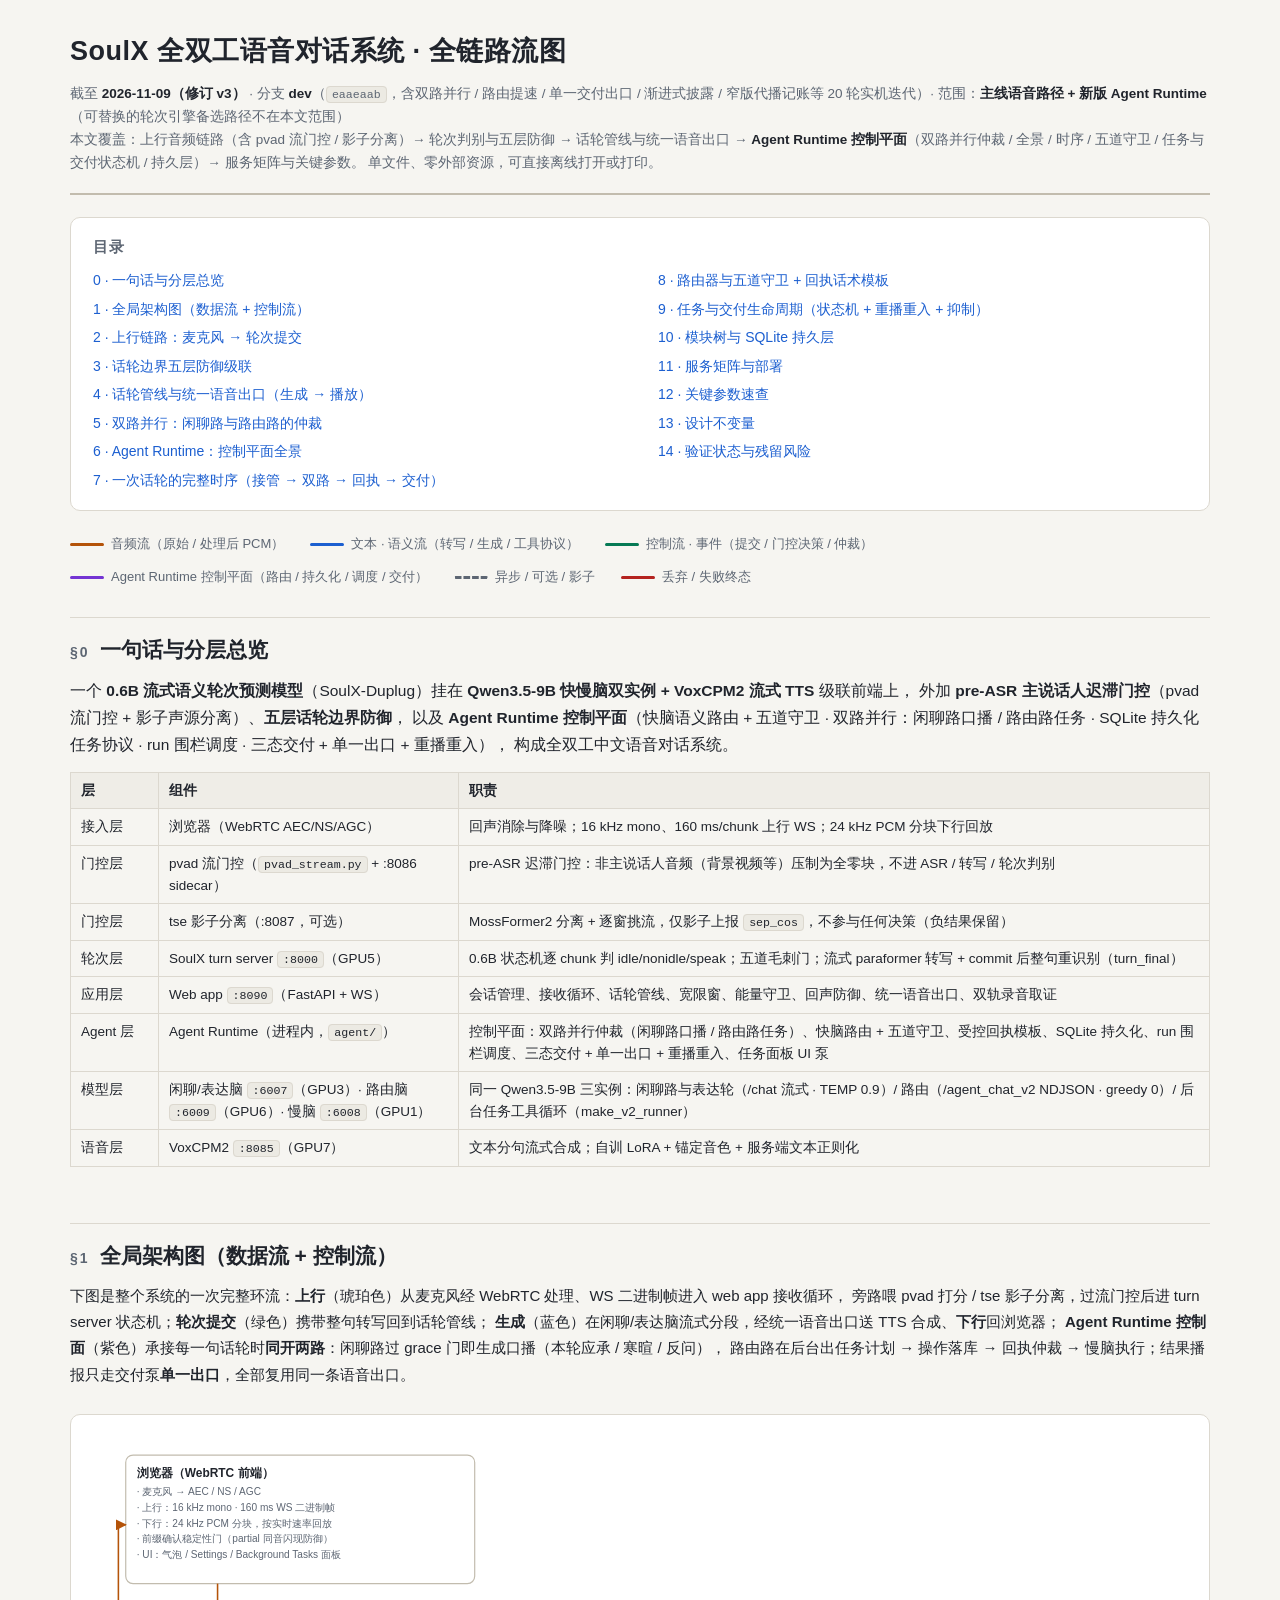
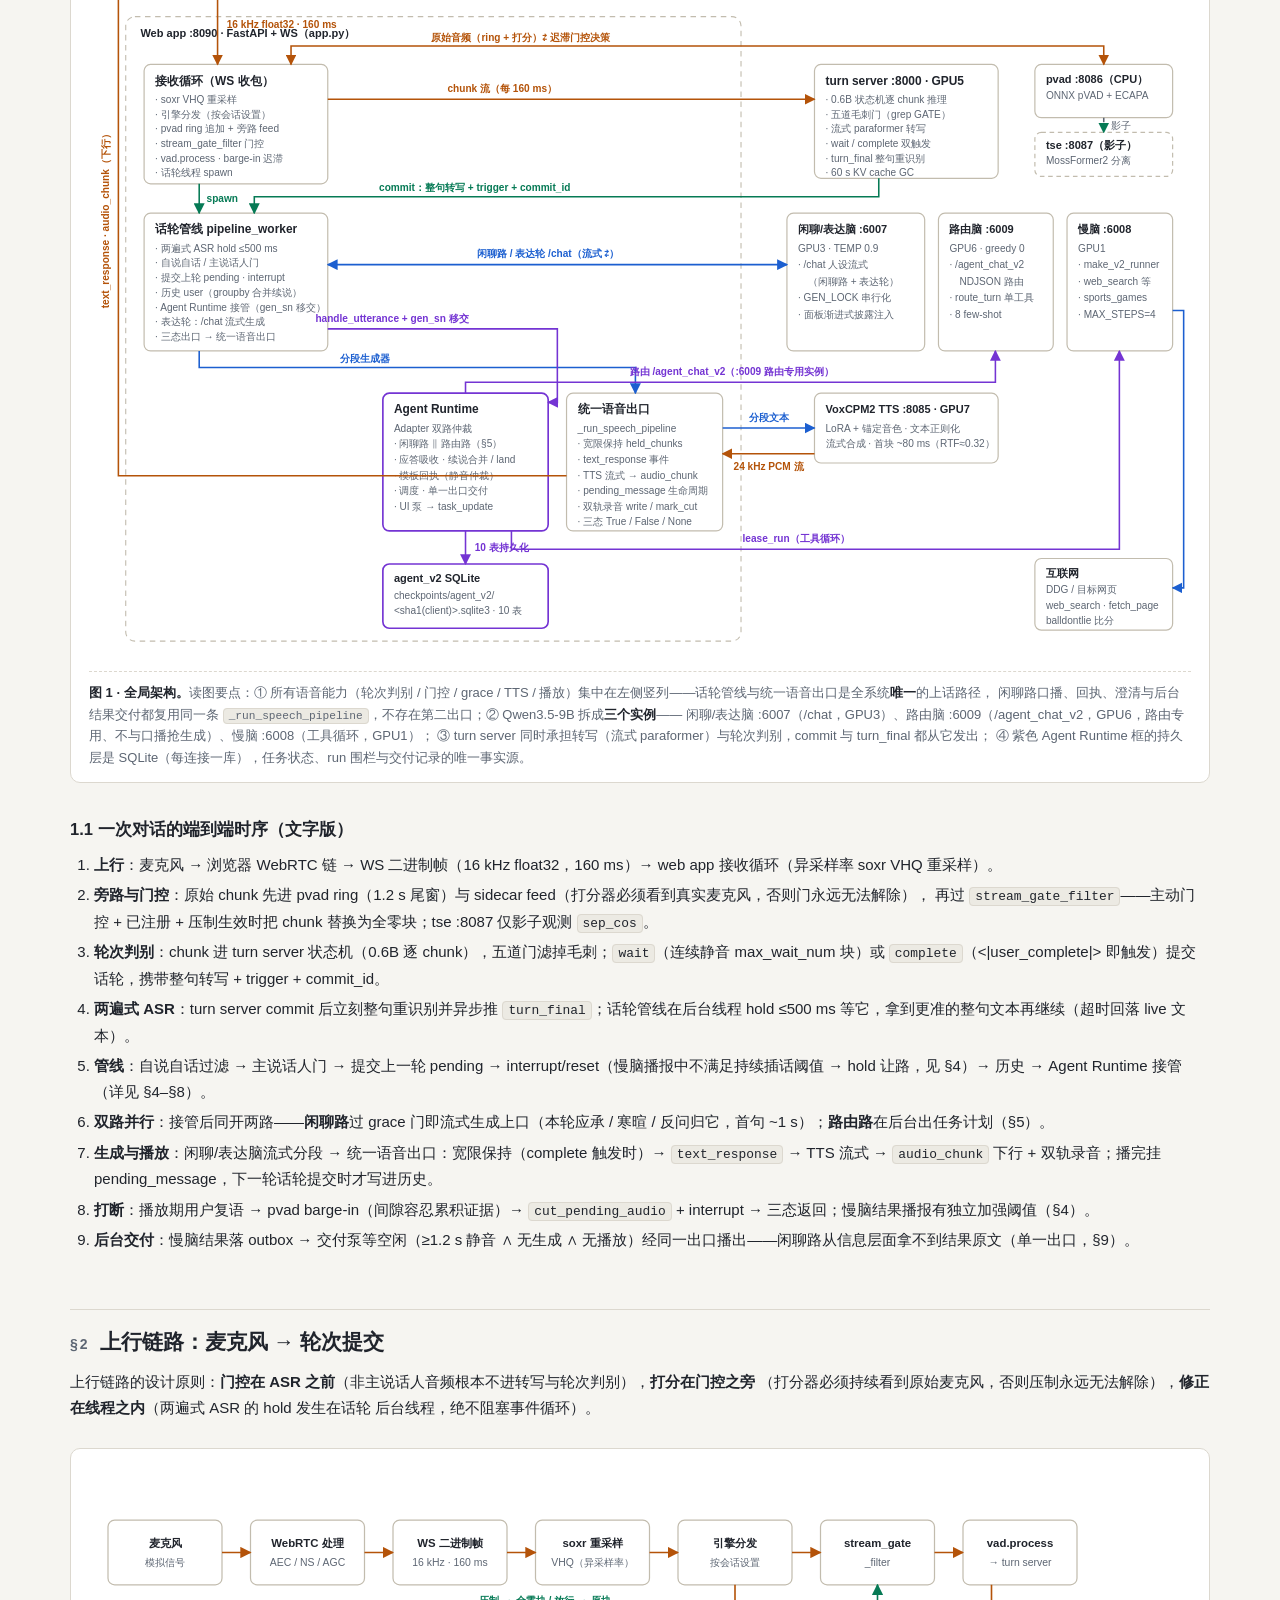
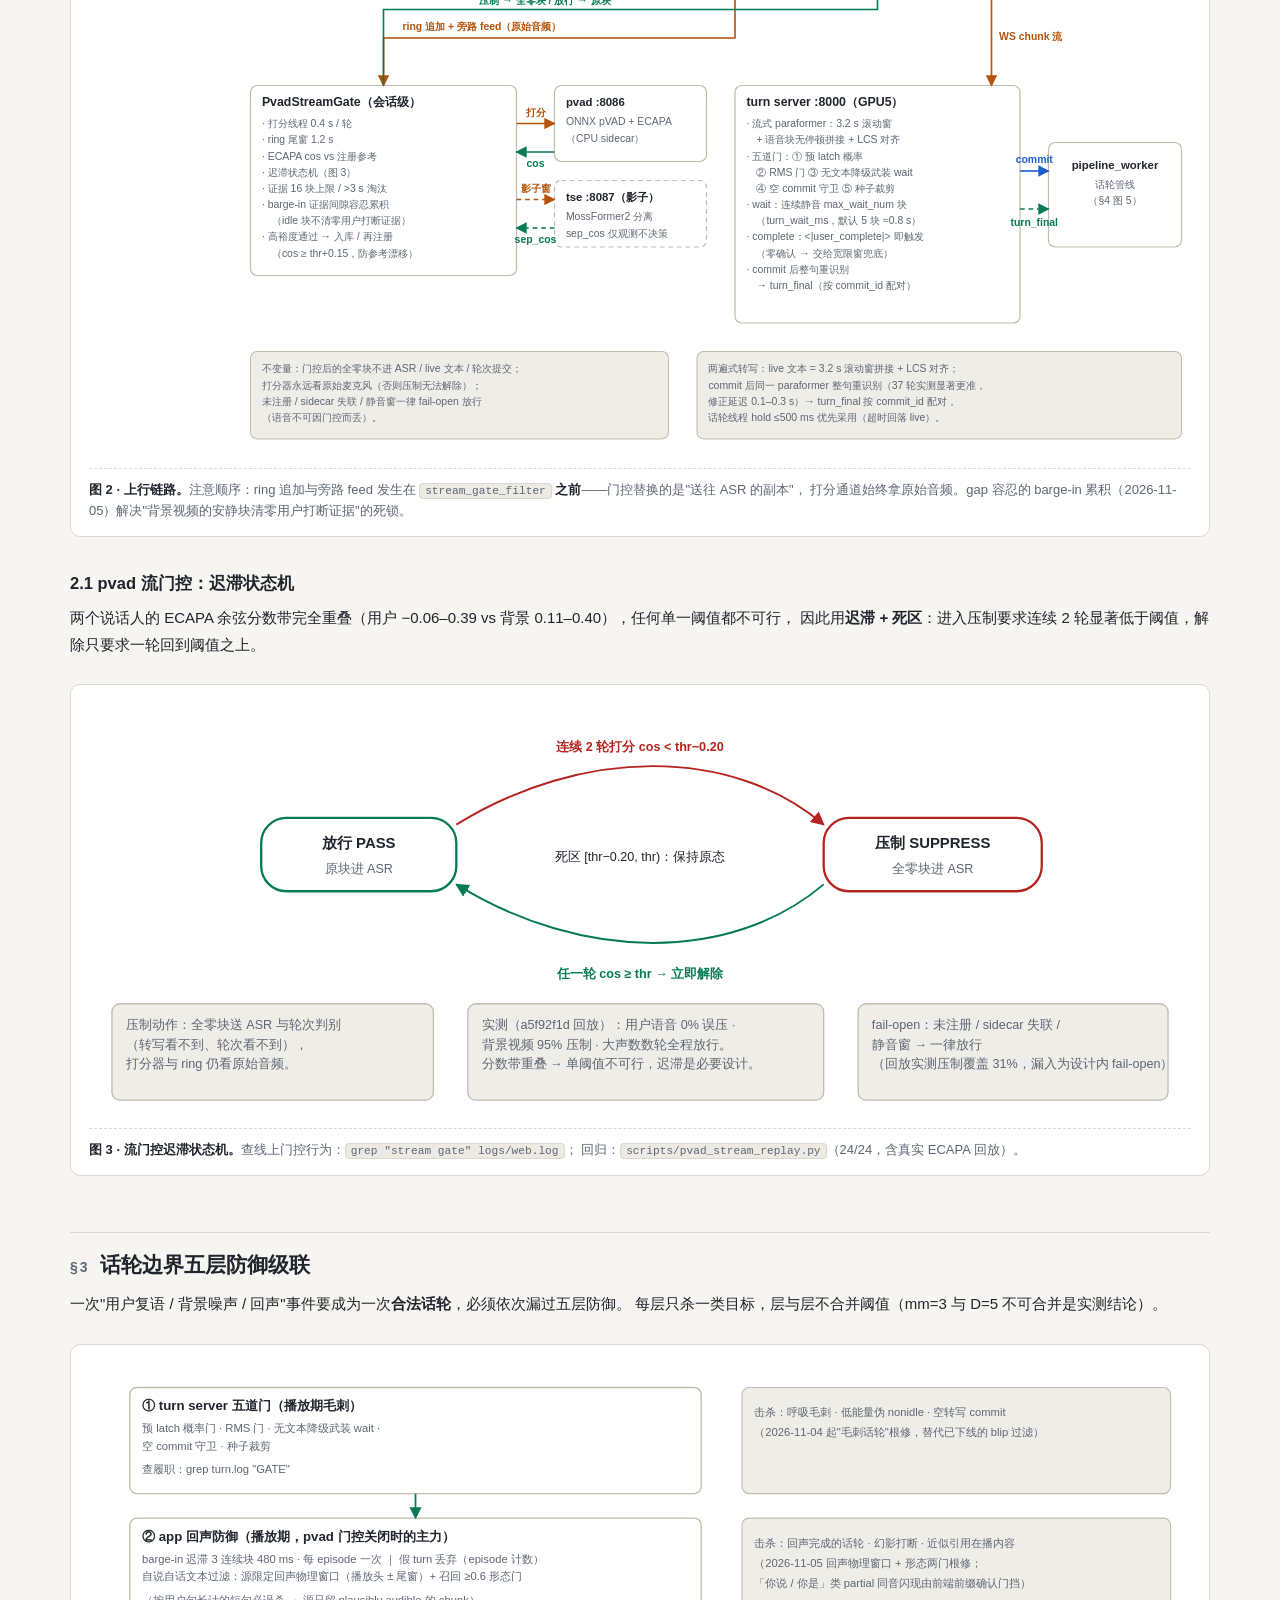
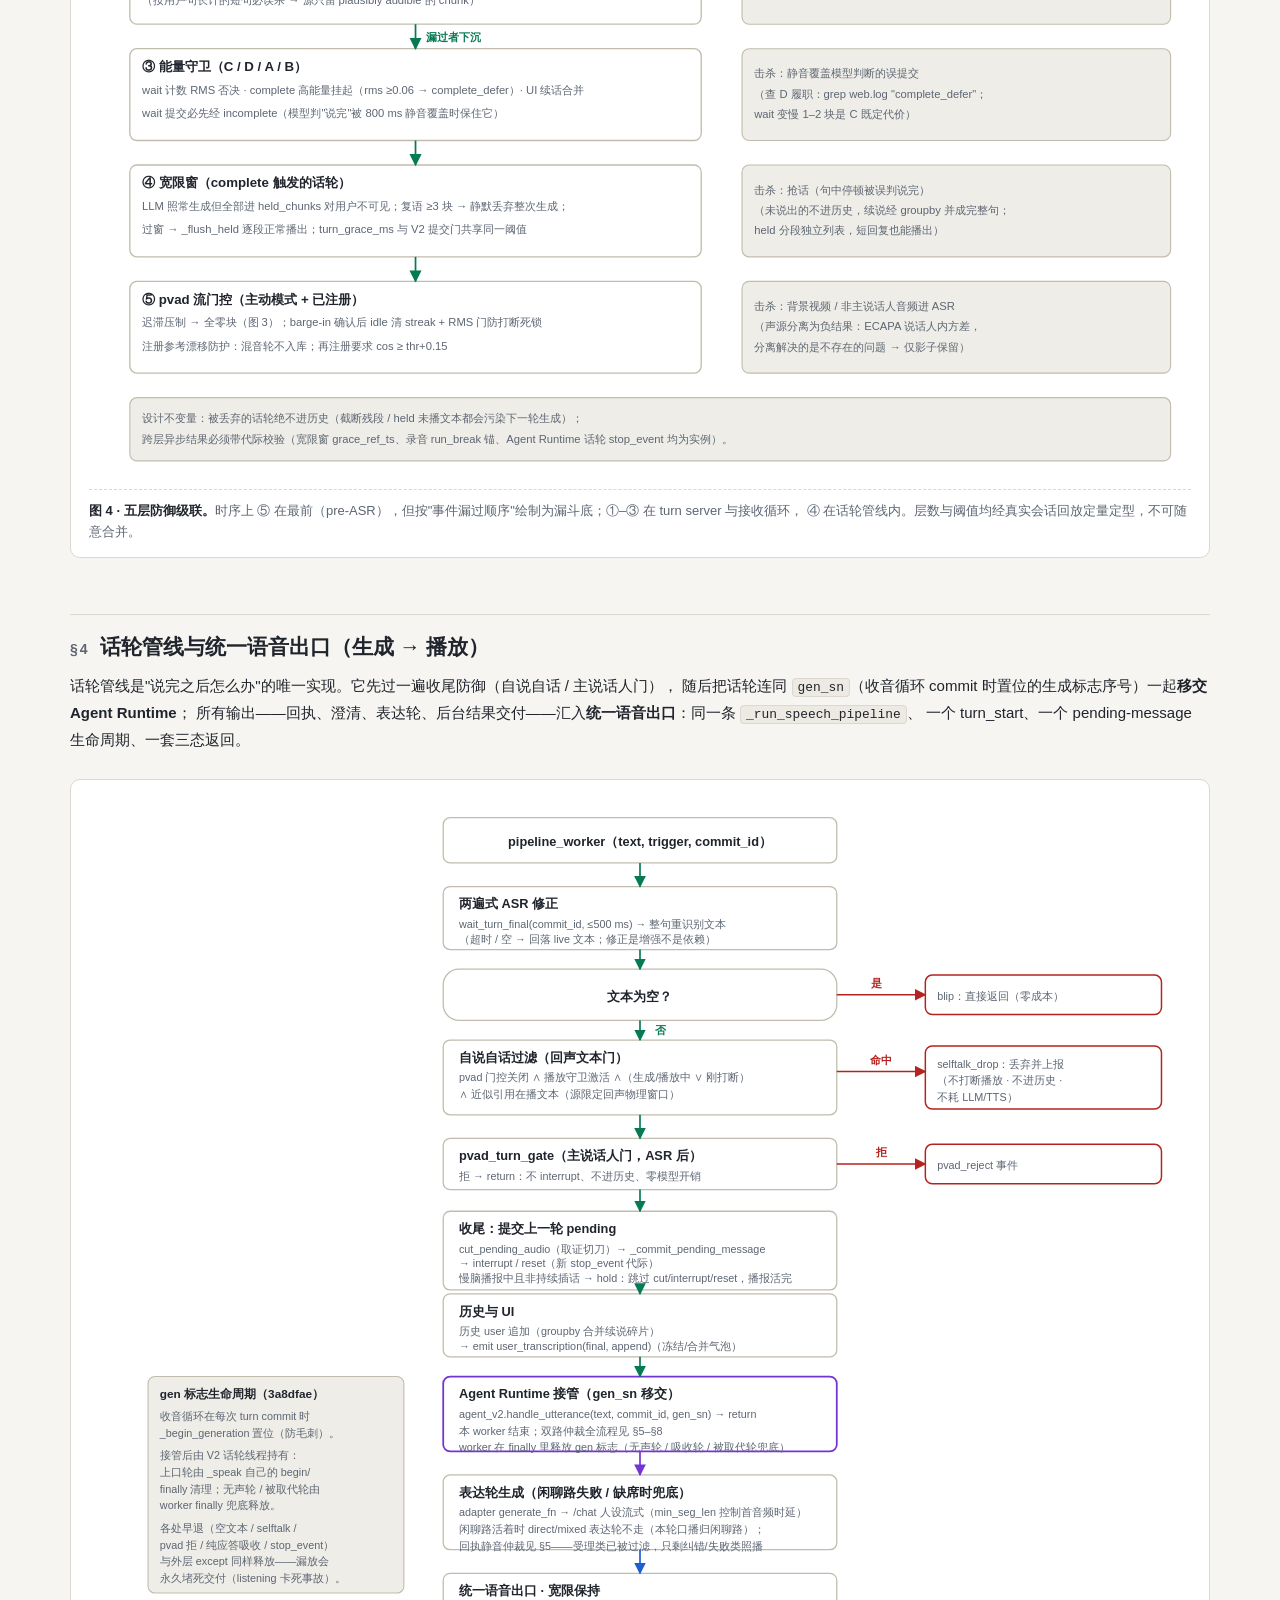
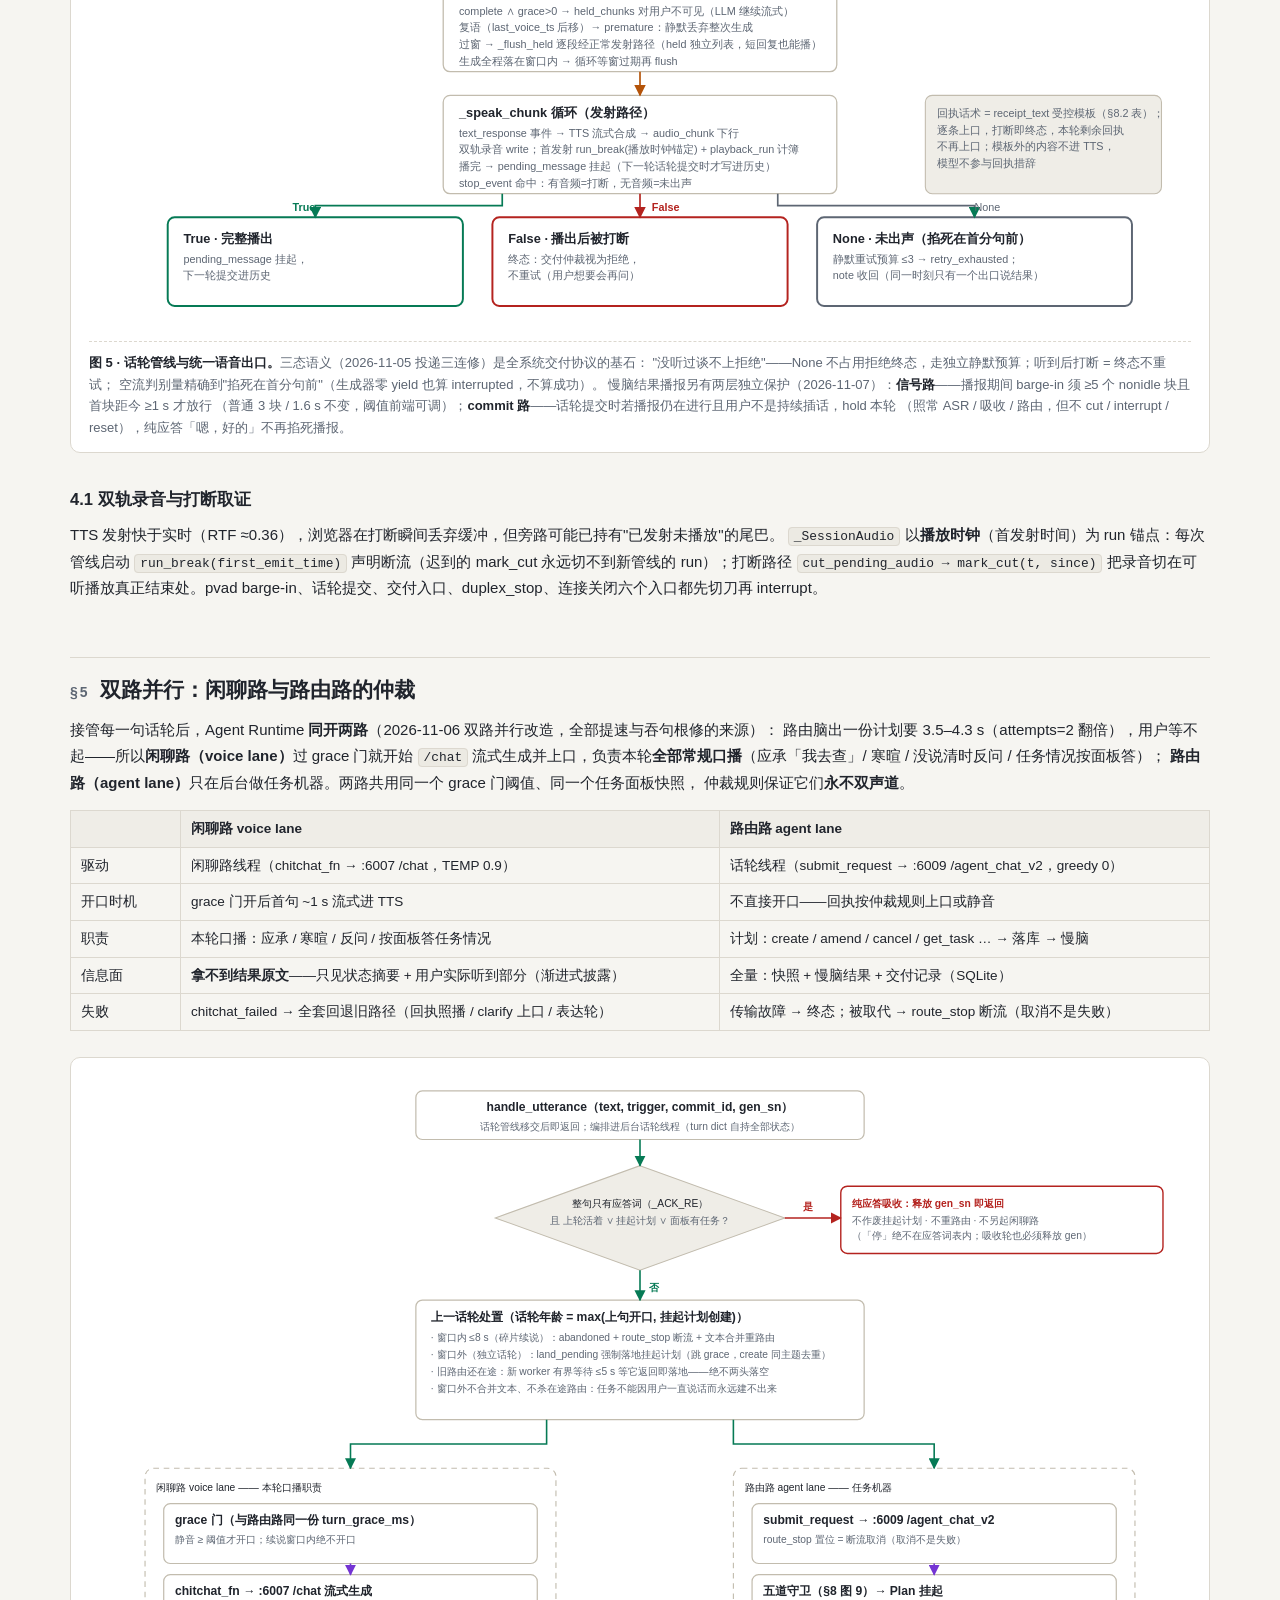
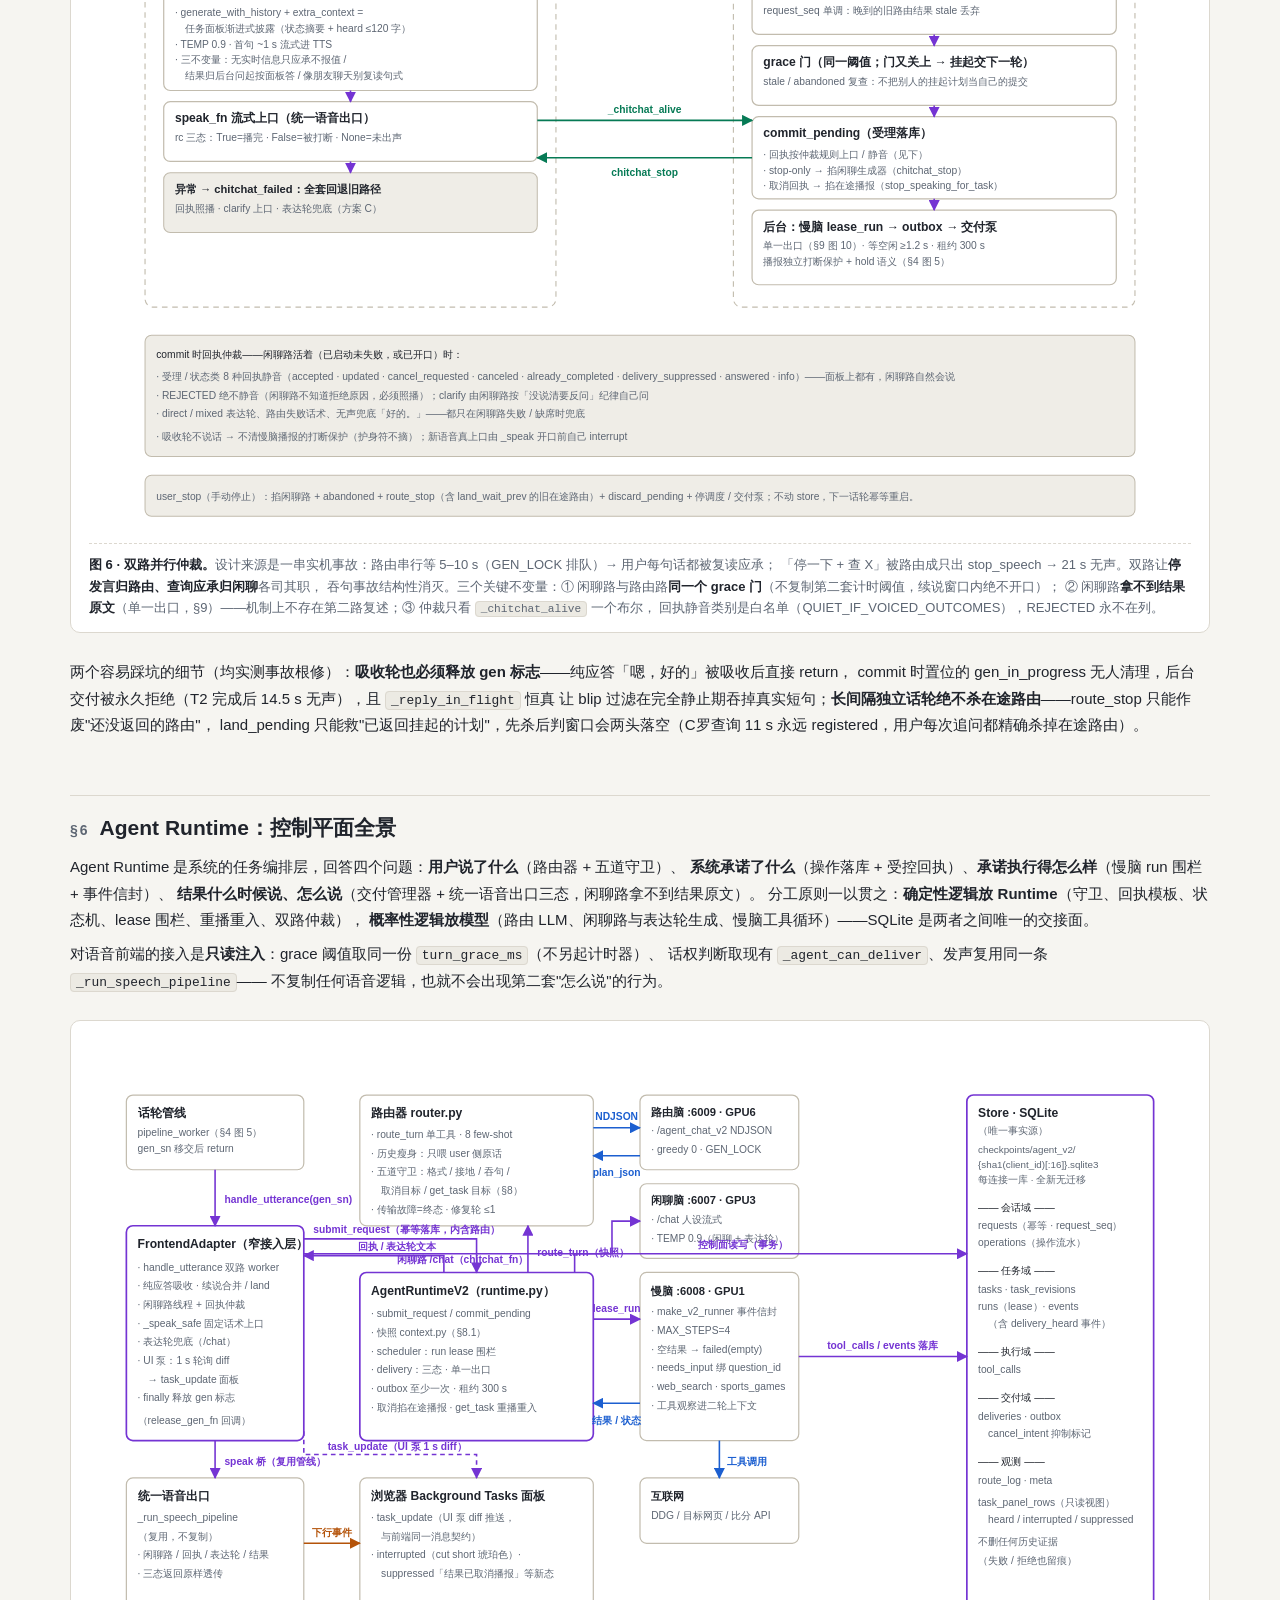
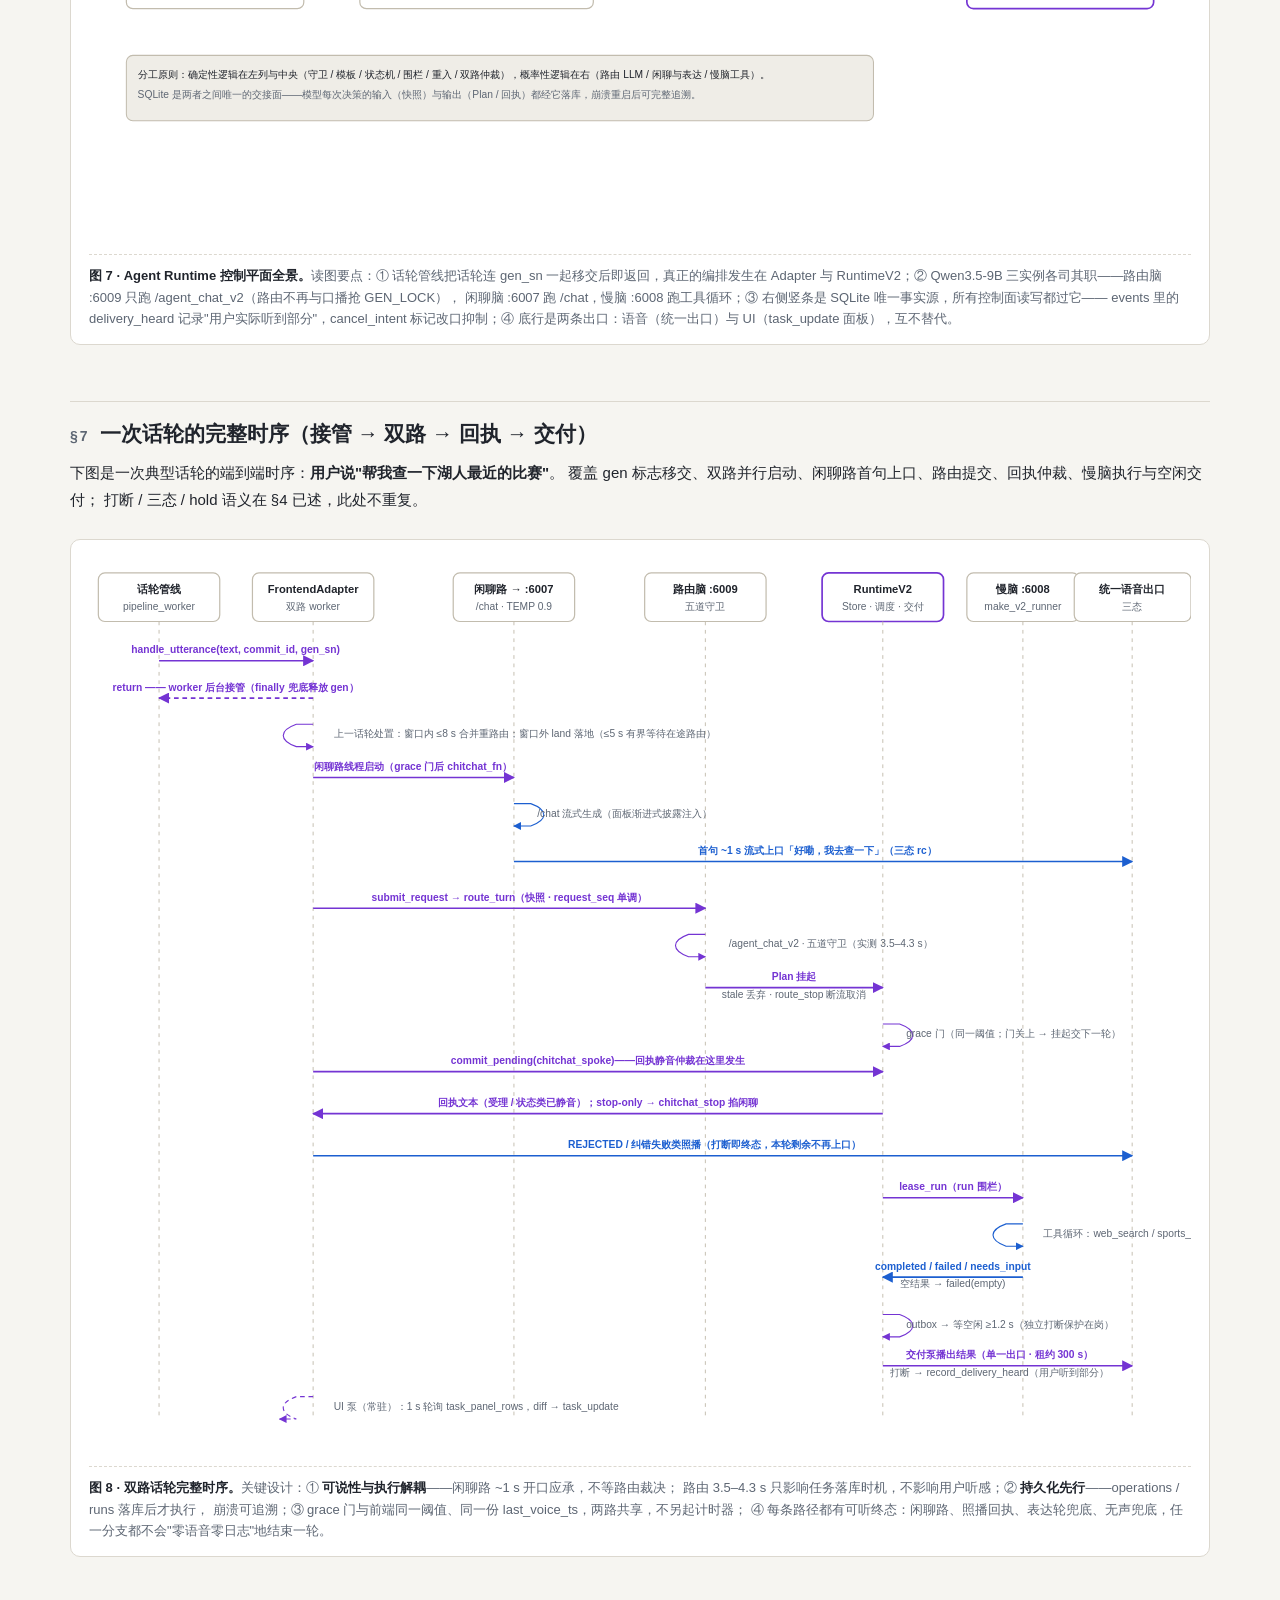
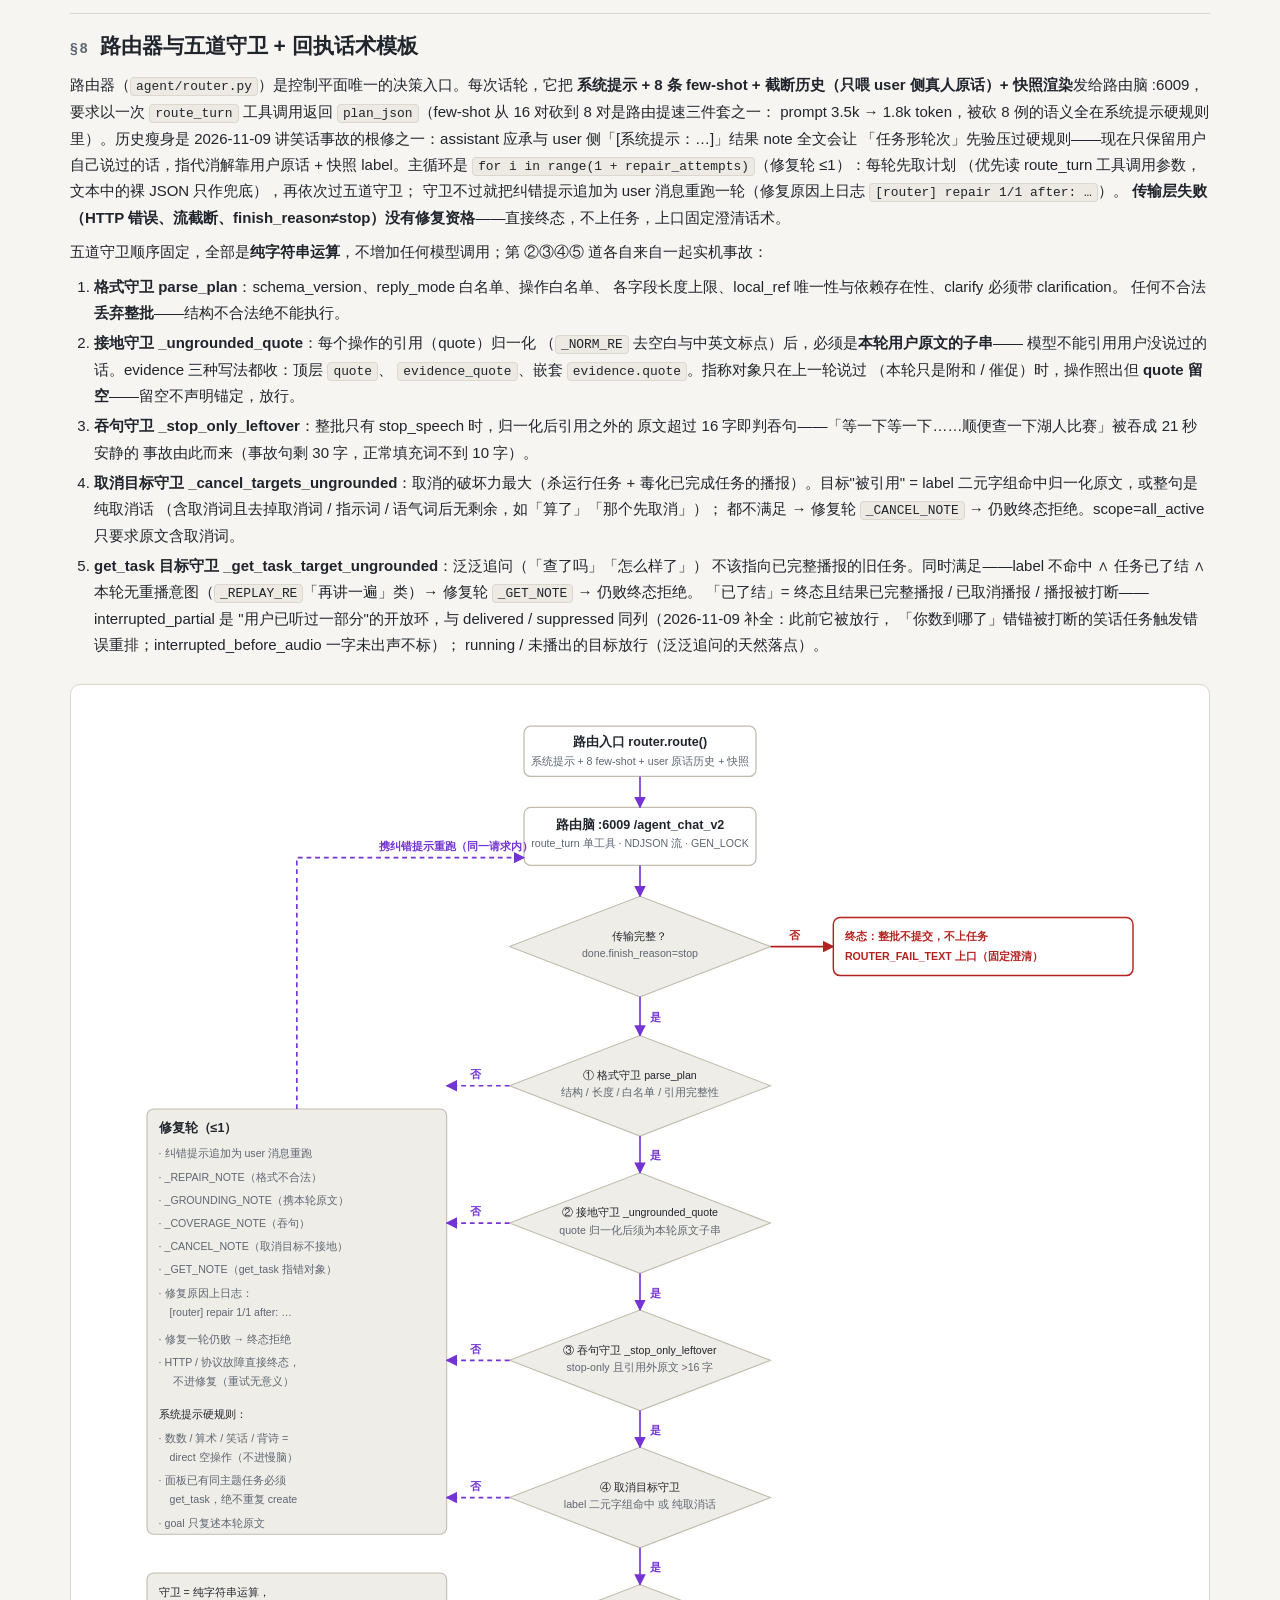
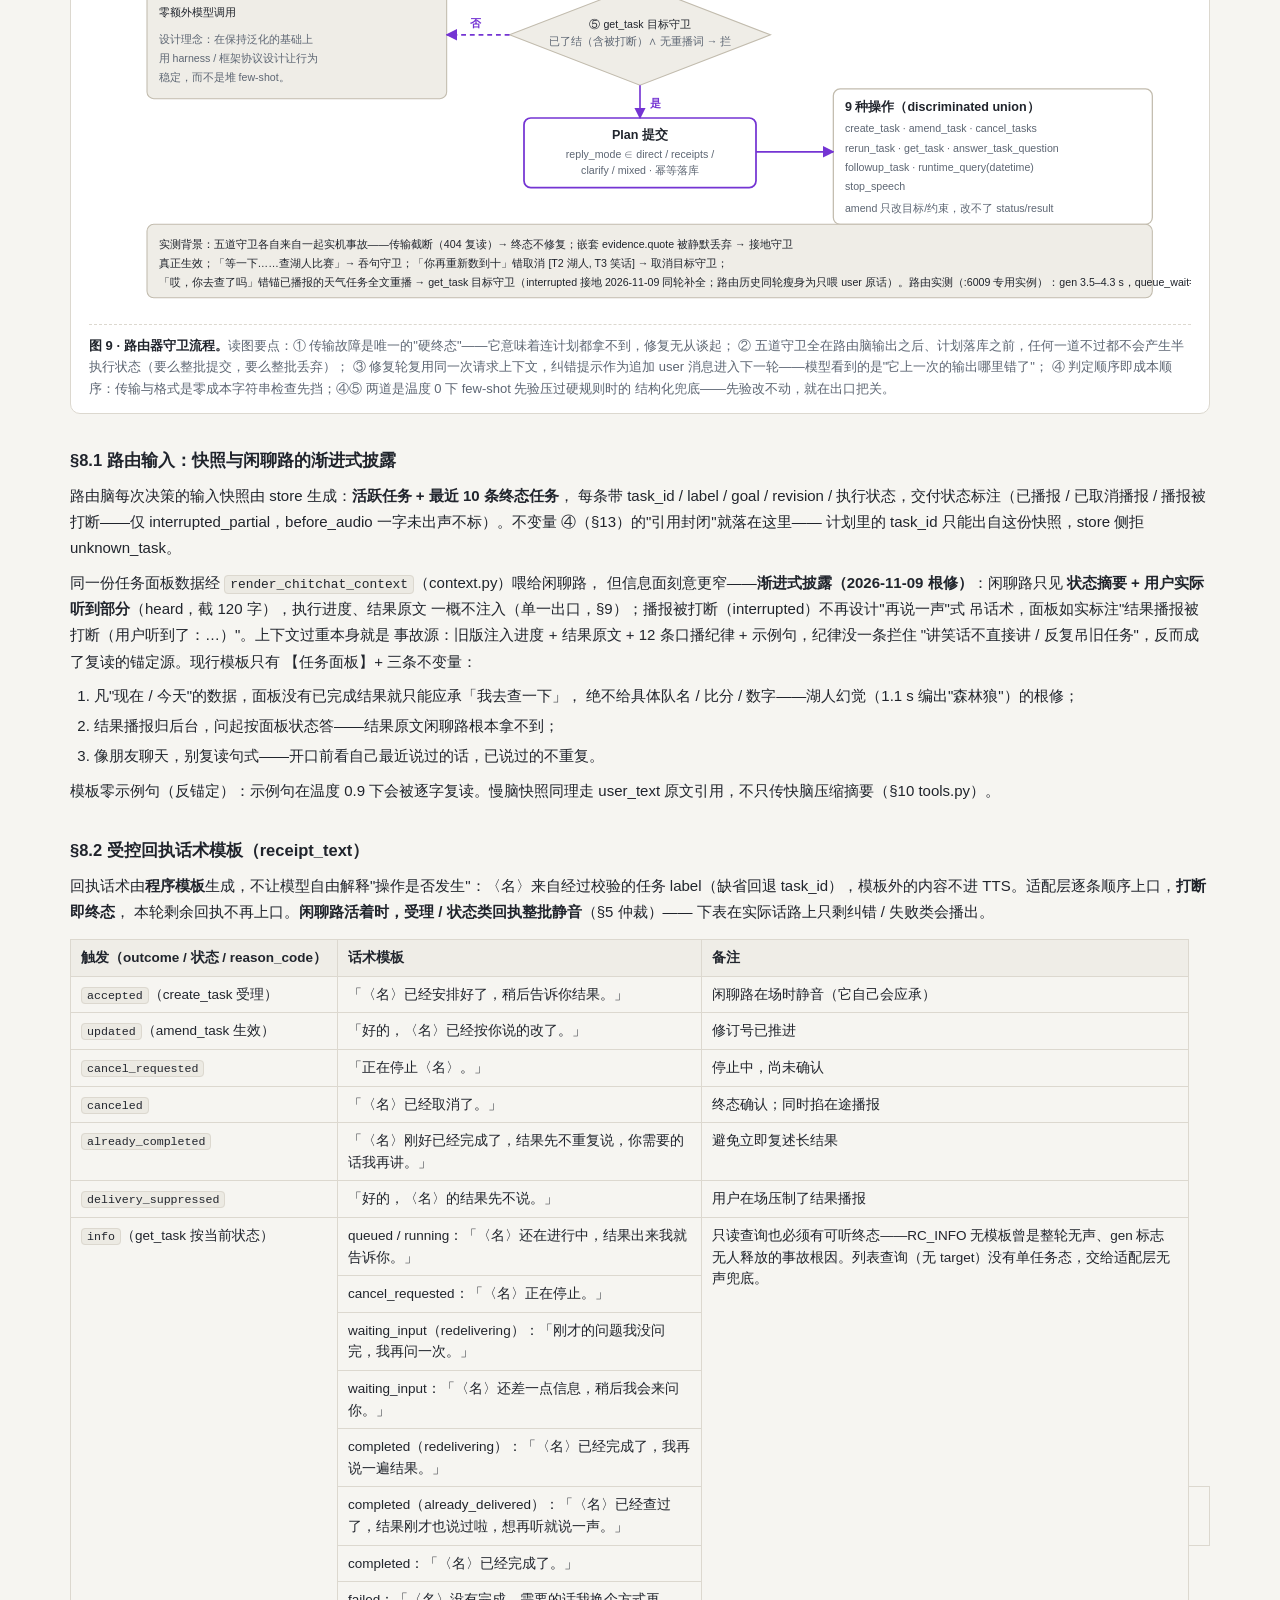
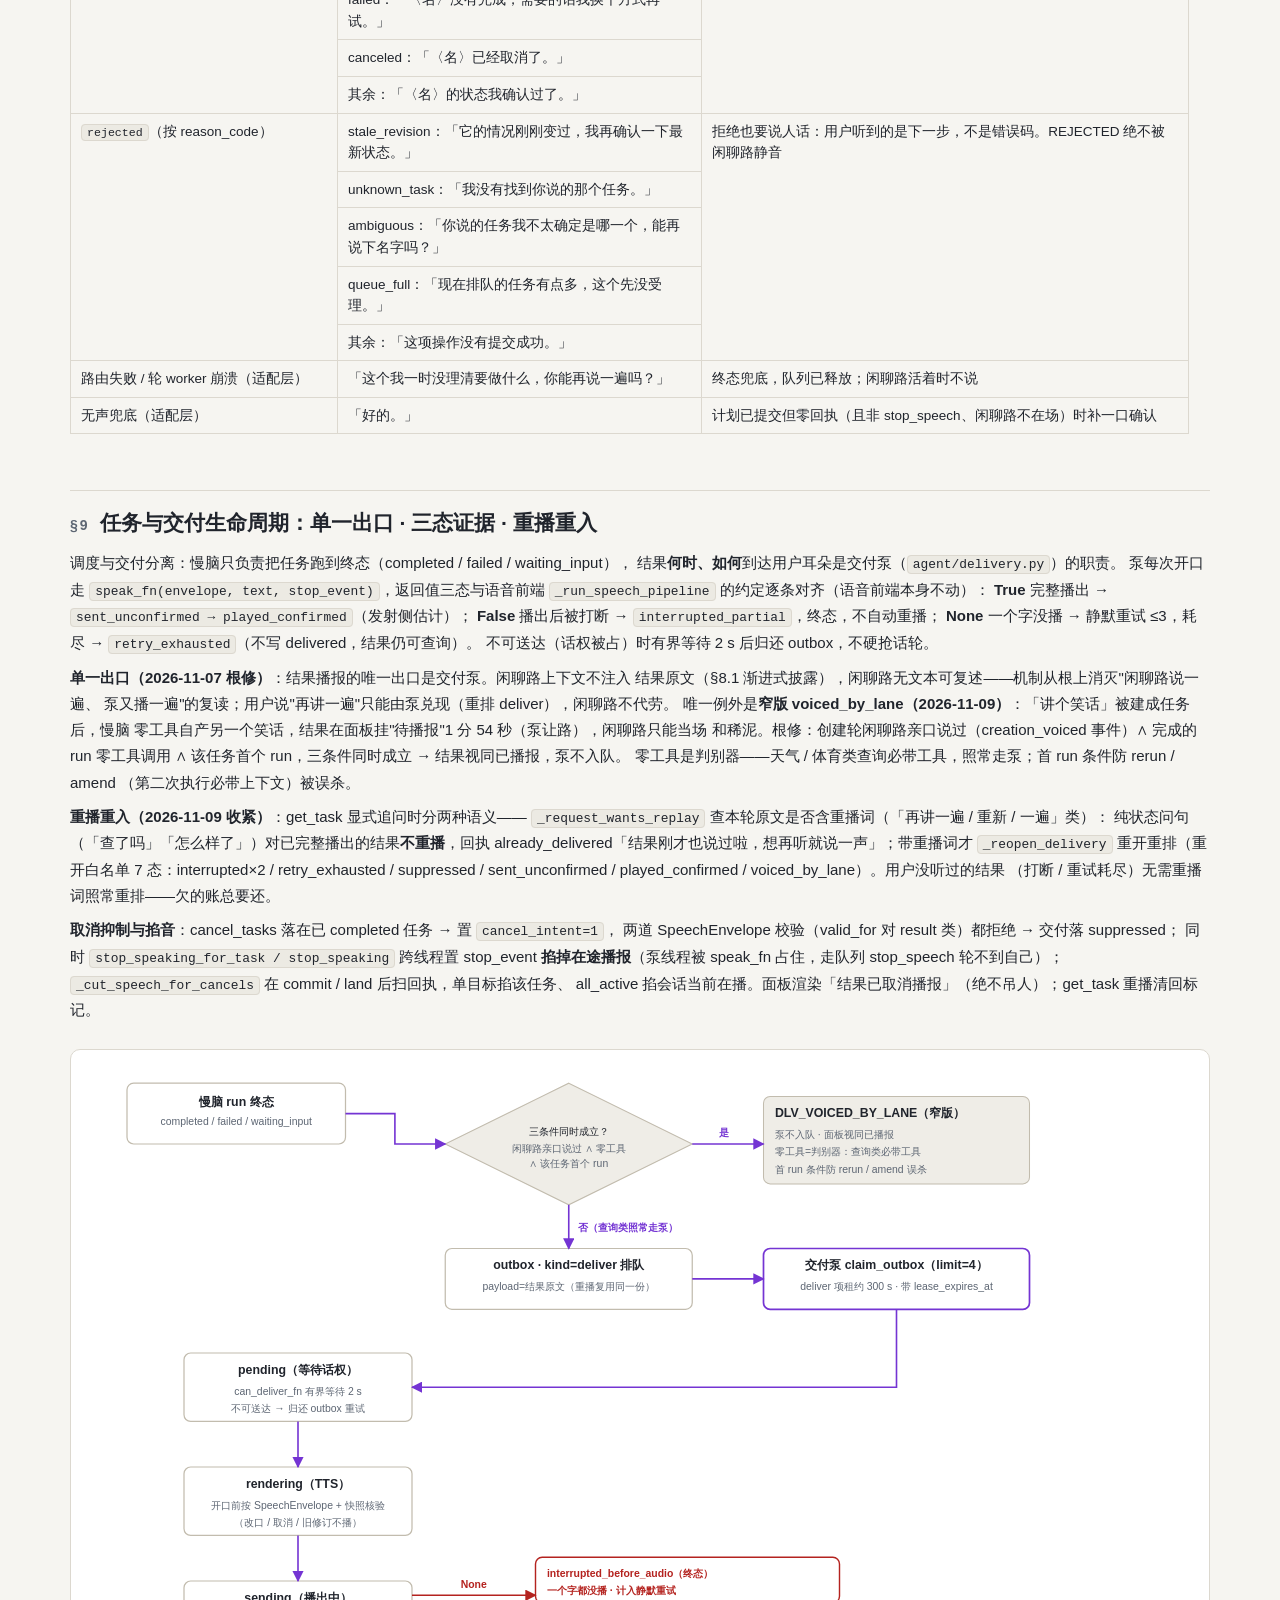
<file: docs/系统流图-20261106.html>
<!doctype html>
<html lang="zh-CN">
<head>
<meta charset="utf-8">
<meta name="viewport" content="width=device-width, initial-scale=1, viewport-fit=cover">
<title>SoulX 全链路系统流图</title>
<style>
/* ============ 设计令牌（浅色为基础，深色经 prefers-color-scheme / data-theme 覆写） ============ */
:root{
  --bg:#f6f5f1; --surface:#ffffff; --surface2:#efede7;
  --ink:#20242c; --muted:#5d6673; --line:#dcd8cf; --line2:#c2bcae;
  --audio:#b45309; --flow:#1c5fd0; --ctrl:#067a55; --v2:#7434d3; --warn:#b4231f;
  --code-bg:#eceae3;
  color-scheme:light;
}
@media (prefers-color-scheme: dark){
  :root:not([data-theme="light"]){
    --bg:#14161b; --surface:#1e2128; --surface2:#181b20;
    --ink:#e9e6df; --muted:#98a1af; --line:#333845; --line2:#4a5265;
    --audio:#f0a848; --flow:#6fa5ff; --ctrl:#46d68a; --v2:#b497f5; --warn:#f0756f;
    --code-bg:#181b20;
    color-scheme:dark;
  }
}
:root[data-theme="dark"]{
  --bg:#14161b; --surface:#1e2128; --surface2:#181b20;
  --ink:#e9e6df; --muted:#98a1af; --line:#333845; --line2:#4a5265;
  --audio:#f0a848; --flow:#6fa5ff; --ctrl:#46d68a; --v2:#b497f5; --warn:#f0756f;
  --code-bg:#181b20;
  color-scheme:dark;
}
*{box-sizing:border-box}
html,body{margin:0;padding:0}
body{
  background:var(--bg); color:var(--ink);
  font:15px/1.75 -apple-system,"Segoe UI","PingFang SC","Hiragino Sans GB","Microsoft YaHei","Noto Sans CJK SC",sans-serif;
  padding:28px 24px 72px;
}
.wrap{max-width:1140px;margin:0 auto}
header.masthead{border-bottom:2px solid var(--line2);padding-bottom:18px;margin-bottom:6px}
.masthead h1{font-size:27px;margin:0 0 8px;letter-spacing:.5px}
.masthead .sub{color:var(--muted);font-size:13.5px;line-height:1.7}
.masthead .sub b{color:var(--ink);font-weight:600}
h2{font-size:21px;margin:56px 0 8px;padding-top:14px;border-top:1px solid var(--line)}
h2:first-of-type{margin-top:28px}
h2 .no{color:var(--muted);font-weight:600;margin-right:10px;font-size:14px;letter-spacing:2px}
h3{font-size:16.5px;margin:32px 0 6px}
p{margin:8px 0}
.lead{font-size:15.5px}
ul,ol{padding-left:1.6em;margin:8px 0}
li{margin:4px 0}
code,.mono{font-family:"SF Mono","JetBrains Mono",ui-monospace,Consolas,Menlo,monospace;font-size:.86em;
  background:var(--code-bg);border:1px solid var(--line);border-radius:4px;padding:1px 5px}
em{font-style:normal;color:var(--muted)}
figure{margin:26px 0;padding:18px 18px 14px;background:var(--surface);border:1px solid var(--line);border-radius:10px;overflow-x:auto}
figcaption{font-size:13px;color:var(--muted);margin-top:12px;line-height:1.65;border-top:1px dashed var(--line);padding-top:10px}
figcaption b{color:var(--ink)}
figure svg{max-width:100%;height:auto;display:block;margin:0 auto}
table{border-collapse:collapse;width:100%;margin:14px 0;font-size:13.5px}
th,td{border:1px solid var(--line);padding:7px 10px;text-align:left;vertical-align:top;line-height:1.6}
th{background:var(--surface2);font-weight:600;white-space:nowrap}
td s{color:var(--muted)}
.toc{background:var(--surface);border:1px solid var(--line);border-radius:10px;padding:16px 22px;margin:22px 0;columns:2;column-gap:36px}
.toc a{color:var(--flow);text-decoration:none;display:block;padding:2px 0;font-size:14px;break-inside:avoid}
.toc a:hover{text-decoration:underline}
.toc .toc-title{column-span:all;font-weight:600;font-size:15px;margin-bottom:6px;color:var(--muted);letter-spacing:1px}
.note{background:var(--surface);border-left:4px solid var(--v2);border-radius:0 8px 8px 0;padding:12px 16px;margin:16px 0;font-size:14px}
.note.warn{border-left-color:var(--warn)}
.note.good{border-left-color:var(--ctrl)}
.kv{display:grid;grid-template-columns:repeat(auto-fit,minmax(240px,1fr));gap:12px;margin:14px 0}
.kv .cell{background:var(--surface);border:1px solid var(--line);border-radius:8px;padding:12px 14px;font-size:13.5px}
.kv .cell b{display:block;font-size:15px;margin-bottom:4px}
/* ============ SVG 通用样式（箭头颜色 = 流类型编码，全页统一） ============ */
.bx{fill:var(--surface);stroke:var(--line2);stroke-width:1.3}
.bx2{fill:var(--surface2);stroke:var(--line2);stroke-width:1.1}
.grp{fill:none;stroke:var(--line2);stroke-width:1.2;stroke-dasharray:6 5}
.bx-v2{fill:var(--surface);stroke:var(--v2);stroke-width:1.8}
.bx-warn{fill:var(--surface);stroke:var(--warn);stroke-width:1.5}
.bt{font-size:13px;font-weight:600;fill:var(--ink)}
.bt2{font-size:12px;font-weight:600;fill:var(--ink)}
.bs{font-size:11px;fill:var(--muted)}
.bs2{font-size:10.5px;fill:var(--muted)}
.bi{font-size:11px;fill:var(--ink)}
.lab{font-size:11px;fill:var(--muted)}
.lab-a{font-size:11px;fill:var(--audio);font-weight:600}
.lab-t{font-size:11px;fill:var(--flow);font-weight:600}
.lab-c{font-size:11px;fill:var(--ctrl);font-weight:600}
.lab-v{font-size:11px;fill:var(--v2);font-weight:600}
.lab-w{font-size:11px;fill:var(--warn);font-weight:600}
.st{fill:var(--surface);stroke:var(--ctrl);stroke-width:2}
.ar{fill:none;stroke-width:1.7}
.ar-a{stroke:var(--audio)} .ar-t{stroke:var(--flow)} .ar-c{stroke:var(--ctrl)}
.ar-v{stroke:var(--v2)}   .ar-w{stroke:var(--warn)} .ar-n{stroke:var(--muted)}
.dash{stroke-dasharray:5 4}
.thin{stroke-width:1.2}
.mk-a{fill:var(--audio)} .mk-t{fill:var(--flow)} .mk-c{fill:var(--ctrl)}
.mk-v{fill:var(--v2)} .mk-w{fill:var(--warn)} .mk-n{fill:var(--muted)}
.life{stroke:var(--line2);stroke-width:1;stroke-dasharray:4 5}
.chip-a{fill:var(--audio)} .chip-t{fill:var(--flow)} .chip-c{fill:var(--ctrl)} .chip-v{fill:var(--v2)} .chip-w{fill:var(--warn)}
.legend{display:flex;flex-wrap:wrap;gap:10px 26px;margin:10px 0 2px;font-size:13px;color:var(--muted);align-items:center}
.legend .sw{display:inline-block;width:34px;height:0;border-top:3px solid;vertical-align:middle;margin-right:7px;border-radius:2px}
.legend .sw.d{border-top-style:dashed}
@media (max-width:760px){
  .toc{columns:1}
  body{padding:20px 14px 56px}
  figure{padding:10px 8px}
}
@media print{
  body{background:#fff;padding:0}
  figure{break-inside:avoid}
  h2{break-after:avoid}
}
</style>
</head>
<body>
<div class="wrap">

<header class="masthead">
  <h1>SoulX 全双工语音对话系统 · 全链路流图</h1>
  <div class="sub">
    截至 <b>2026-11-09（修订 v3）</b> · 分支 <b>dev</b>（<span class="mono">eaaeaab</span>，含双路并行 / 路由提速 / 单一交付出口 / 渐进式披露 / 窄版代播记账等 20 轮实机迭代）·
    范围：<b>主线语音路径 + 新版 Agent Runtime</b>（可替换的轮次引擎备选路径不在本文范围）<br>
    本文覆盖：上行音频链路（含 pvad 流门控 / 影子分离）→ 轮次判别与五层防御 → 话轮管线与统一语音出口 →
    <b>Agent Runtime 控制平面</b>（双路并行仲裁 / 全景 / 时序 / 五道守卫 / 任务与交付状态机 / 持久层）→ 服务矩阵与关键参数。
    单文件、零外部资源，可直接离线打开或打印。
  </div>
</header>

<nav class="toc">
  <div class="toc-title">目录</div>
  <a href="#s0">0 · 一句话与分层总览</a>
  <a href="#s1">1 · 全局架构图（数据流 + 控制流）</a>
  <a href="#s2">2 · 上行链路：麦克风 → 轮次提交</a>
  <a href="#s3">3 · 话轮边界五层防御级联</a>
  <a href="#s4">4 · 话轮管线与统一语音出口（生成 → 播放）</a>
  <a href="#s5">5 · 双路并行：闲聊路与路由路的仲裁</a>
  <a href="#s6">6 · Agent Runtime：控制平面全景</a>
  <a href="#s7">7 · 一次话轮的完整时序（接管 → 双路 → 回执 → 交付）</a>
  <a href="#s8">8 · 路由器与五道守卫 + 回执话术模板</a>
  <a href="#s9">9 · 任务与交付生命周期（状态机 + 重播重入 + 抑制）</a>
  <a href="#s10">10 · 模块树与 SQLite 持久层</a>
  <a href="#s11">11 · 服务矩阵与部署</a>
  <a href="#s12">12 · 关键参数速查</a>
  <a href="#s13">13 · 设计不变量</a>
  <a href="#s14">14 · 验证状态与残留风险</a>
</nav>

<div class="legend">
  <span><span class="sw" style="border-color:var(--audio)"></span>音频流（原始 / 处理后 PCM）</span>
  <span><span class="sw" style="border-color:var(--flow)"></span>文本 · 语义流（转写 / 生成 / 工具协议）</span>
  <span><span class="sw" style="border-color:var(--ctrl)"></span>控制流 · 事件（提交 / 门控决策 / 仲裁）</span>
  <span><span class="sw" style="border-color:var(--v2)"></span>Agent Runtime 控制平面（路由 / 持久化 / 调度 / 交付）</span>
  <span><span class="sw d" style="border-color:var(--muted)"></span>异步 / 可选 / 影子</span>
  <span><span class="sw" style="border-color:var(--warn)"></span>丢弃 / 失败终态</span>
</div>

<!-- ================================================================ 0 -->
<h2 id="s0"><span class="no">§0</span>一句话与分层总览</h2>
<p class="lead">
一个 <b>0.6B 流式语义轮次预测模型</b>（SoulX-Duplug）挂在 <b>Qwen3.5-9B 快慢脑双实例 + VoxCPM2 流式 TTS</b> 级联前端上，
外加 <b>pre-ASR 主说话人迟滞门控</b>（pvad 流门控 + 影子声源分离）、<b>五层话轮边界防御</b>，
以及 <b>Agent Runtime 控制平面</b>（快脑语义路由 + 五道守卫 · 双路并行：闲聊路口播 / 路由路任务 · SQLite 持久化任务协议 ·
run 围栏调度 · 三态交付 + 单一出口 + 重播重入），
构成全双工中文语音对话系统。
</p>
<table>
<tr><th style="width:88px">层</th><th style="width:300px">组件</th><th>职责</th></tr>
<tr><td>接入层</td><td>浏览器（WebRTC AEC/NS/AGC）</td><td>回声消除与降噪；16 kHz mono、160 ms/chunk 上行 WS；24 kHz PCM 分块下行回放</td></tr>
<tr><td>门控层</td><td>pvad 流门控（<code>pvad_stream.py</code> + :8086 sidecar）</td><td>pre-ASR 迟滞门控：非主说话人音频（背景视频等）压制为全零块，不进 ASR / 转写 / 轮次判别</td></tr>
<tr><td>门控层</td><td>tse 影子分离（:8087，可选）</td><td>MossFormer2 分离 + 逐窗挑流，仅影子上报 <code>sep_cos</code>，不参与任何决策（负结果保留）</td></tr>
<tr><td>轮次层</td><td>SoulX turn server <code>:8000</code>（GPU5）</td><td>0.6B 状态机逐 chunk 判 idle/nonidle/speak；五道毛刺门；流式 paraformer 转写 + commit 后整句重识别（turn_final）</td></tr>
<tr><td>应用层</td><td>Web app <code>:8090</code>（FastAPI + WS）</td><td>会话管理、接收循环、话轮管线、宽限窗、能量守卫、回声防御、统一语音出口、双轨录音取证</td></tr>
<tr><td>Agent 层</td><td>Agent Runtime（进程内，<code>agent/</code>）</td><td>控制平面：双路并行仲裁（闲聊路口播 / 路由路任务）、快脑路由 + 五道守卫、受控回执模板、SQLite 持久化、run 围栏调度、三态交付 + 单一出口 + 重播重入、任务面板 UI 泵</td></tr>
<tr><td>模型层</td><td>闲聊/表达脑 <code>:6007</code>（GPU3）· 路由脑 <code>:6009</code>（GPU6）· 慢脑 <code>:6008</code>（GPU1）</td><td>同一 Qwen3.5-9B 三实例：闲聊路与表达轮（/chat 流式 · TEMP 0.9）/ 路由（/agent_chat_v2 NDJSON · greedy 0）/ 后台任务工具循环（make_v2_runner）</td></tr>
<tr><td>语音层</td><td>VoxCPM2 <code>:8085</code>（GPU7）</td><td>文本分句流式合成；自训 LoRA + 锚定音色 + 服务端文本正则化</td></tr>
</table>

<!-- ================================================================ 1 -->
<h2 id="s1"><span class="no">§1</span>全局架构图（数据流 + 控制流）</h2>
<p>
下图是整个系统的一次完整环流：<b>上行</b>（琥珀色）从麦克风经 WebRTC 处理、WS 二进制帧进入 web app 接收循环，
旁路喂 pvad 打分 / tse 影子分离，过流门控后进 turn server 状态机；<b>轮次提交</b>（绿色）携带整句转写回到话轮管线；
<b>生成</b>（蓝色）在闲聊/表达脑流式分段，经统一语音出口送 TTS 合成、<b>下行</b>回浏览器；
<b>Agent Runtime 控制面</b>（紫色）承接每一句话轮时<b>同开两路</b>：闲聊路过 grace 门即生成口播（本轮应承 / 寒暄 / 反问），
路由路在后台出任务计划 → 操作落库 → 回执仲裁 → 慢脑执行；结果播报只走交付泵<b>单一出口</b>，全部复用同一条语音出口。
</p>

<figure>
<svg viewBox="0 0 1200 900" role="img" aria-label="SoulX 全局架构：浏览器与 web app 在左，轮次/模型/语音服务在右，箭头按音频/文本/控制/V2 四色编码">
  <defs>
    <marker id="d1a" viewBox="0 0 10 10" refX="9" refY="5" markerWidth="7" markerHeight="7" orient="auto-start-reverse"><path d="M0,0 L10,5 L0,10 z" class="mk-a"/></marker>
    <marker id="d1t" viewBox="0 0 10 10" refX="9" refY="5" markerWidth="7" markerHeight="7" orient="auto-start-reverse"><path d="M0,0 L10,5 L0,10 z" class="mk-t"/></marker>
    <marker id="d1c" viewBox="0 0 10 10" refX="9" refY="5" markerWidth="7" markerHeight="7" orient="auto-start-reverse"><path d="M0,0 L10,5 L0,10 z" class="mk-c"/></marker>
    <marker id="d1v" viewBox="0 0 10 10" refX="9" refY="5" markerWidth="7" markerHeight="7" orient="auto-start-reverse"><path d="M0,0 L10,5 L0,10 z" class="mk-v"/></marker>
  </defs>

  <!-- 浏览器 -->
  <rect class="bx" x="40" y="24" width="380" height="140" rx="8"/>
  <text class="bt" x="52" y="48">浏览器（WebRTC 前端）</text>
  <text class="bs" x="52" y="68">· 麦克风 → AEC / NS / AGC</text>
  <text class="bs" x="52" y="85">· 上行：16 kHz mono · 160 ms WS 二进制帧</text>
  <text class="bs" x="52" y="102">· 下行：24 kHz PCM 分块，按实时速率回放</text>
  <text class="bs" x="52" y="119">· 前缀确认稳定性门（partial 同音闪现防御）</text>
  <text class="bs" x="52" y="136">· UI：气泡 / Settings / Background Tasks 面板</text>

  <!-- web app 容器 -->
  <rect class="grp" x="40" y="200" width="670" height="680" rx="10"/>
  <text class="bt2" x="56" y="222">Web app :8090 · FastAPI + WS（app.py）</text>

  <!-- A 接收循环 -->
  <rect class="bx" x="60" y="252" width="200" height="130" rx="7"/>
  <text class="bt" x="72" y="274">接收循环（WS 收包）</text>
  <text class="bs" x="72" y="294">· soxr VHQ 重采样</text>
  <text class="bs" x="72" y="310">· 引擎分发（按会话设置）</text>
  <text class="bs" x="72" y="326">· pvad ring 追加 + 旁路 feed</text>
  <text class="bs" x="72" y="342">· stream_gate_filter 门控</text>
  <text class="bs" x="72" y="358">· vad.process · barge-in 迟滞</text>
  <text class="bs" x="72" y="374">· 话轮线程 spawn</text>

  <!-- B 话轮管线 -->
  <rect class="bx" x="60" y="414" width="200" height="150" rx="7"/>
  <text class="bt" x="72" y="436">话轮管线 pipeline_worker</text>
  <text class="bs" x="72" y="456">· 两遍式 ASR hold ≤500 ms</text>
  <text class="bs" x="72" y="472">· 自说自话 / 主说话人门</text>
  <text class="bs" x="72" y="488">· 提交上轮 pending · interrupt</text>
  <text class="bs" x="72" y="504">· 历史 user（groupby 合并续说）</text>
  <text class="bs" x="72" y="520">· Agent Runtime 接管（gen_sn 移交）</text>
  <text class="bs" x="72" y="536">· 表达轮：/chat 流式生成</text>
  <text class="bs" x="72" y="552">· 三态出口 → 统一语音出口</text>

  <!-- F Agent Runtime -->
  <rect class="bx-v2" x="320" y="610" width="180" height="150" rx="7"/>
  <text class="bt" x="332" y="632" fill="var(--v2)">Agent Runtime</text>
  <text class="bs" x="332" y="652">Adapter 双路仲裁</text>
  <text class="bs" x="332" y="669">· 闲聊路 ∥ 路由路（§5）</text>
  <text class="bs" x="332" y="686">· 应答吸收 · 续说合并 / land</text>
  <text class="bs" x="332" y="703">· 模板回执（静音仲裁）</text>
  <text class="bs" x="332" y="720">· 调度 · 单一出口交付</text>
  <text class="bs" x="332" y="737">· UI 泵 → task_update</text>

  <!-- C 语音出口 -->
  <rect class="bx" x="520" y="610" width="170" height="150" rx="7"/>
  <text class="bt" x="532" y="632">统一语音出口</text>
  <text class="bs" x="532" y="652">_run_speech_pipeline</text>
  <text class="bs" x="532" y="669">· 宽限保持 held_chunks</text>
  <text class="bs" x="532" y="686">· text_response 事件</text>
  <text class="bs" x="532" y="703">· TTS 流式 → audio_chunk</text>
  <text class="bs" x="532" y="720">· pending_message 生命周期</text>
  <text class="bs" x="532" y="737">· 双轨录音 write / mark_cut</text>
  <text class="bs" x="532" y="754">· 三态 True / False / None</text>

  <!-- G SQLite -->
  <rect class="bx-v2" x="320" y="796" width="180" height="70" rx="7"/>
  <text class="bt2" x="332" y="816">agent_v2 SQLite</text>
  <text class="bs" x="332" y="834">checkpoints/agent_v2/</text>
  <text class="bs" x="332" y="850">&lt;sha1(client)&gt;.sqlite3 · 10 表</text>

  <!-- turn server -->
  <rect class="bx" x="790" y="252" width="200" height="124" rx="7"/>
  <text class="bt" x="802" y="274">turn server :8000 · GPU5</text>
  <text class="bs" x="802" y="294">· 0.6B 状态机逐 chunk 推理</text>
  <text class="bs" x="802" y="310">· 五道毛刺门（grep GATE）</text>
  <text class="bs" x="802" y="326">· 流式 paraformer 转写</text>
  <text class="bs" x="802" y="342">· wait / complete 双触发</text>
  <text class="bs" x="802" y="358">· turn_final 整句重识别</text>
  <text class="bs" x="802" y="374">· 60 s KV cache GC</text>

  <!-- pvad / tse -->
  <rect class="bx" x="1030" y="252" width="150" height="58" rx="7"/>
  <text class="bt2" x="1042" y="272">pvad :8086（CPU）</text>
  <text class="bs" x="1042" y="290">ONNX pVAD + ECAPA</text>
  <rect class="bx dash" x="1030" y="326" width="150" height="48" rx="7"/>
  <text class="bt2" x="1042" y="344">tse :8087（影子）</text>
  <text class="bs" x="1042" y="360">MossFormer2 分离</text>

  <!-- 闲聊/表达脑 / 路由脑 / 慢脑（三实例） -->
  <rect class="bx" x="760" y="414" width="150" height="150" rx="7"/>
  <text class="bt2" x="772" y="436">闲聊/表达脑 :6007</text>
  <text class="bs" x="772" y="456">GPU3 · TEMP 0.9</text>
  <text class="bs" x="772" y="474">· /chat 人设流式</text>
  <text class="bs" x="772" y="492">　（闲聊路 + 表达轮）</text>
  <text class="bs" x="772" y="510">· GEN_LOCK 串行化</text>
  <text class="bs" x="772" y="528">· 面板渐进式披露注入</text>
  <rect class="bx" x="925" y="414" width="125" height="150" rx="7"/>
  <text class="bt2" x="937" y="436">路由脑 :6009</text>
  <text class="bs" x="937" y="456">GPU6 · greedy 0</text>
  <text class="bs" x="937" y="474">· /agent_chat_v2</text>
  <text class="bs" x="937" y="492">　NDJSON 路由</text>
  <text class="bs" x="937" y="510">· route_turn 单工具</text>
  <text class="bs" x="937" y="528">· 8 few-shot</text>
  <rect class="bx" x="1065" y="414" width="115" height="150" rx="7"/>
  <text class="bt2" x="1077" y="436">慢脑 :6008</text>
  <text class="bs" x="1077" y="456">GPU1</text>
  <text class="bs" x="1077" y="474">· make_v2_runner</text>
  <text class="bs" x="1077" y="492">· web_search 等</text>
  <text class="bs" x="1077" y="510">· sports_games</text>
  <text class="bs" x="1077" y="528">· MAX_STEPS=4</text>

  <!-- TTS -->
  <rect class="bx" x="790" y="610" width="200" height="76" rx="7"/>
  <text class="bt2" x="802" y="632">VoxCPM2 TTS :8085 · GPU7</text>
  <text class="bs" x="802" y="652">LoRA + 锚定音色 · 文本正则化</text>
  <text class="bs" x="802" y="669">流式合成 · 首块 ~80 ms（RTF≈0.32）</text>

  <!-- 互联网 -->
  <rect class="bx" x="1030" y="790" width="150" height="78" rx="7"/>
  <text class="bt2" x="1042" y="810">互联网</text>
  <text class="bs" x="1042" y="828">DDG / 目标网页</text>
  <text class="bs" x="1042" y="845">web_search · fetch_page</text>
  <text class="bs" x="1042" y="861">balldontlie 比分</text>

  <!-- ============ 箭头 ============ -->
  <!-- 浏览器 -> 接收循环 -->
  <path class="ar ar-a" d="M140,164 V252" marker-end="url(#d1a)"/>
  <text class="lab-a" x="150" y="212">16 kHz float32 · 160 ms</text>
  <!-- 接收循环 -> turn server -->
  <path class="ar ar-a" d="M260,290 H790" marker-end="url(#d1a)"/>
  <text class="lab-a" x="450" y="282" text-anchor="middle">chunk 流（每 160 ms）</text>
  <!-- 接收循环 <-> pvad（原始音频 / 门控决策） -->
  <path class="ar ar-a" d="M220,252 V232 H1105 V252" marker-start="url(#d1a)" marker-end="url(#d1a)"/>
  <text class="lab-a" x="470" y="226" text-anchor="middle">原始音频（ring + 打分）⇄ 迟滞门控决策</text>
  <!-- pvad -> tse 影子 -->
  <path class="ar ar-n dash" d="M1105,310 V326" marker-end="url(#d1c)"/>
  <text class="lab" x="1113" y="322">影子</text>
  <!-- turn server -> B commit -->
  <path class="ar ar-c" d="M860,376 V396 H180 V414" marker-end="url(#d1c)"/>
  <text class="lab-c" x="420" y="390" text-anchor="middle">commit：整句转写 + trigger + commit_id</text>
  <!-- A -> B spawn -->
  <path class="ar ar-c" d="M120,382 V414" marker-end="url(#d1c)"/>
  <text class="lab-c" x="128" y="402">spawn</text>
  <!-- B <-> 闲聊/表达脑 -->
  <path class="ar ar-t" d="M260,470 H760" marker-start="url(#d1t)" marker-end="url(#d1t)"/>
  <text class="lab-t" x="500" y="462" text-anchor="middle">闲聊路 / 表达轮 /chat（流式 ⇄）</text>
  <!-- B -> C -->
  <path class="ar ar-t" d="M120,564 V582 H595 V610" marker-end="url(#d1t)"/>
  <text class="lab-t" x="300" y="576" text-anchor="middle">分段生成器</text>
  <!-- B -> F（Agent Runtime 接管点） -->
  <path class="ar ar-v" d="M260,540 H510 V620 H500" marker-end="url(#d1v)"/>
  <text class="lab-v" x="330" y="532" text-anchor="middle">handle_utterance + gen_sn 移交</text>
  <!-- F -> 路由脑 -->
  <path class="ar ar-v" d="M410,610 V598 H987 V564" marker-end="url(#d1v)"/>
  <text class="lab-v" x="700" y="590" text-anchor="middle">路由 /agent_chat_v2（:6009 路由专用实例）</text>
  <!-- F -> 慢脑 -->
  <path class="ar ar-v" d="M460,760 V780 H1122 V564" marker-end="url(#d1v)"/>
  <text class="lab-v" x="770" y="772" text-anchor="middle">lease_run（工具循环）</text>
  <!-- F -> G -->
  <path class="ar ar-v" d="M410,760 V796" marker-end="url(#d1v)"/>
  <text class="lab-v" x="420" y="782">10 表持久化</text>
  <!-- C -> VoxCPM -->
  <path class="ar ar-t" d="M690,648 H790" marker-end="url(#d1t)"/>
  <text class="lab-t" x="740" y="640" text-anchor="middle">分段文本</text>
  <!-- VoxCPM -> C -->
  <path class="ar ar-a" d="M790,676 H690" marker-end="url(#d1a)"/>
  <text class="lab-a" x="740" y="694" text-anchor="middle">24 kHz PCM 流</text>
  <!-- C -> 浏览器 下行 -->
  <path class="ar ar-a" d="M520,700 H32 V100 H40" marker-end="url(#d1a)"/>
  <text class="lab-a" transform="rotate(-90 22 420)" x="22" y="420" text-anchor="middle">text_response · audio_chunk（下行）</text>
  <!-- 慢脑 -> 互联网 -->
  <path class="ar ar-t" d="M1180,520 H1192 V822 H1180" marker-end="url(#d1t)"/>
</svg>
<figcaption>
<b>图 1 · 全局架构。</b>读图要点：① 所有语音能力（轮次判别 / 门控 / grace / TTS / 播放）集中在左侧竖列——话轮管线与统一语音出口是全系统<b>唯一</b>的上话路径，
闲聊路口播、回执、澄清与后台结果交付都复用同一条 <code>_run_speech_pipeline</code>，不存在第二出口；② Qwen3.5-9B 拆成<b>三个实例</b>——
闲聊/表达脑 :6007（/chat，GPU3）、路由脑 :6009（/agent_chat_v2，GPU6，路由专用、不与口播抢生成）、慢脑 :6008（工具循环，GPU1）；
③ turn server 同时承担转写（流式 paraformer）与轮次判别，commit 与 turn_final 都从它发出；
④ 紫色 Agent Runtime 框的持久层是 SQLite（每连接一库），任务状态、run 围栏与交付记录的唯一事实源。
</figcaption>
</figure>

<h3>1.1 一次对话的端到端时序（文字版）</h3>
<ol>
<li><b>上行</b>：麦克风 → 浏览器 WebRTC 链 → WS 二进制帧（16 kHz float32，160 ms）→ web app 接收循环（异采样率 soxr VHQ 重采样）。</li>
<li><b>旁路与门控</b>：原始 chunk 先进 pvad ring（1.2 s 尾窗）与 sidecar feed（打分器必须看到真实麦克风，否则门永远无法解除），
再过 <code>stream_gate_filter</code>——主动门控 + 已注册 + 压制生效时把 chunk 替换为全零块；tse :8087 仅影子观测 <code>sep_cos</code>。</li>
<li><b>轮次判别</b>：chunk 进 turn server 状态机（0.6B 逐 chunk），五道门滤掉毛刺；<code>wait</code>（连续静音 max_wait_num 块）或 <code>complete</code>（&lt;|user_complete|&gt; 即触发）提交话轮，携带整句转写 + trigger + commit_id。</li>
<li><b>两遍式 ASR</b>：turn server commit 后立刻整句重识别并异步推 <code>turn_final</code>；话轮管线在后台线程 hold ≤500 ms 等它，拿到更准的整句文本再继续（超时回落 live 文本）。</li>
<li><b>管线</b>：自说自话过滤 → 主说话人门 → 提交上一轮 pending → interrupt/reset（慢脑播报中不满足持续插话阈值 → hold 让路，见 §4）→ 历史 → Agent Runtime 接管（详见 §4–§8）。</li>
<li><b>双路并行</b>：接管后同开两路——<b>闲聊路</b>过 grace 门即流式生成上口（本轮应承 / 寒暄 / 反问归它，首句 ~1 s）；<b>路由路</b>在后台出任务计划（§5）。</li>
<li><b>生成与播放</b>：闲聊/表达脑流式分段 → 统一语音出口：宽限保持（complete 触发时）→ <code>text_response</code> → TTS 流式 → <code>audio_chunk</code> 下行 + 双轨录音；播完挂 pending_message，下一轮话轮提交时才写进历史。</li>
<li><b>打断</b>：播放期用户复语 → pvad barge-in（间隙容忍累积证据）→ <code>cut_pending_audio</code> + interrupt → 三态返回；慢脑结果播报有独立加强阈值（§4）。</li>
<li><b>后台交付</b>：慢脑结果落 outbox → 交付泵等空闲（≥1.2 s 静音 ∧ 无生成 ∧ 无播放）经同一出口播出——闲聊路从信息层面拿不到结果原文（单一出口，§9）。</li>
</ol>

<!-- ================================================================ 2 -->
<h2 id="s2"><span class="no">§2</span>上行链路：麦克风 → 轮次提交</h2>
<p>
上行链路的设计原则：<b>门控在 ASR 之前</b>（非主说话人音频根本不进转写与轮次判别），<b>打分在门控之旁</b>
（打分器必须持续看到原始麦克风，否则压制永远无法解除），<b>修正在线程之内</b>（两遍式 ASR 的 hold 发生在话轮
后台线程，绝不阻塞事件循环）。
</p>

<figure>
<svg viewBox="0 0 1160 620" role="img" aria-label="上行链路：麦克风经 WebRTC、WS、重采样、引擎分发、pvad 流门控到 turn server，commit 与 turn_final 进入话轮管线">
  <defs>
    <marker id="d2a" viewBox="0 0 10 10" refX="9" refY="5" markerWidth="7" markerHeight="7" orient="auto-start-reverse"><path d="M0,0 L10,5 L0,10 z" class="mk-a"/></marker>
    <marker id="d2t" viewBox="0 0 10 10" refX="9" refY="5" markerWidth="7" markerHeight="7" orient="auto-start-reverse"><path d="M0,0 L10,5 L0,10 z" class="mk-t"/></marker>
    <marker id="d2c" viewBox="0 0 10 10" refX="9" refY="5" markerWidth="7" markerHeight="7" orient="auto-start-reverse"><path d="M0,0 L10,5 L0,10 z" class="mk-c"/></marker>
  </defs>

  <!-- 主干 -->
  <rect class="bx" x="20" y="56" width="120" height="68" rx="7"/><text class="bt2" x="80" y="84" text-anchor="middle">麦克风</text><text class="bs" x="80" y="104" text-anchor="middle">模拟信号</text>
  <rect class="bx" x="170" y="56" width="120" height="68" rx="7"/><text class="bt2" x="230" y="84" text-anchor="middle">WebRTC 处理</text><text class="bs" x="230" y="104" text-anchor="middle">AEC / NS / AGC</text>
  <rect class="bx" x="320" y="56" width="120" height="68" rx="7"/><text class="bt2" x="380" y="84" text-anchor="middle">WS 二进制帧</text><text class="bs" x="380" y="104" text-anchor="middle">16 kHz · 160 ms</text>
  <rect class="bx" x="470" y="56" width="120" height="68" rx="7"/><text class="bt2" x="530" y="84" text-anchor="middle">soxr 重采样</text><text class="bs" x="530" y="104" text-anchor="middle">VHQ（异采样率）</text>
  <rect class="bx" x="620" y="56" width="120" height="68" rx="7"/><text class="bt2" x="680" y="84" text-anchor="middle">引擎分发</text><text class="bs" x="680" y="104" text-anchor="middle">按会话设置</text>
  <rect class="bx" x="770" y="56" width="120" height="68" rx="7"/><text class="bt2" x="830" y="84" text-anchor="middle">stream_gate</text><text class="bs" x="830" y="104" text-anchor="middle">_filter</text>
  <rect class="bx" x="920" y="56" width="120" height="68" rx="7"/><text class="bt2" x="980" y="84" text-anchor="middle">vad.process</text><text class="bs" x="980" y="104" text-anchor="middle">→ turn server</text>

  <path class="ar ar-a" d="M140,90 H170" marker-end="url(#d2a)"/>
  <path class="ar ar-a" d="M290,90 H320" marker-end="url(#d2a)"/>
  <path class="ar ar-a" d="M440,90 H470" marker-end="url(#d2a)"/>
  <path class="ar ar-a" d="M590,90 H620" marker-end="url(#d2a)"/>
  <path class="ar ar-a" d="M740,90 H770" marker-end="url(#d2a)"/>
  <path class="ar ar-a" d="M890,90 H920" marker-end="url(#d2a)"/>

  <!-- PvadStreamGate -->
  <rect class="bx" x="170" y="230" width="280" height="200" rx="7"/>
  <text class="bt" x="182" y="252">PvadStreamGate（会话级）</text>
  <text class="bs" x="182" y="274">· 打分线程 0.4 s / 轮</text>
  <text class="bs" x="182" y="291">· ring 尾窗 1.2 s</text>
  <text class="bs" x="182" y="308">· ECAPA cos vs 注册参考</text>
  <text class="bs" x="182" y="325">· 迟滞状态机（图 3）</text>
  <text class="bs" x="182" y="342">· 证据 16 块上限 / &gt;3 s 淘汰</text>
  <text class="bs" x="182" y="359">· barge-in 证据间隙容忍累积</text>
  <text class="bs" x="182" y="376">　（idle 块不清零用户打断证据）</text>
  <text class="bs" x="182" y="393">· 高裕度通过 → 入库 / 再注册</text>
  <text class="bs" x="182" y="410">　（cos ≥ thr+0.15，防参考漂移）</text>

  <!-- pvad sidecar / tse -->
  <rect class="bx" x="490" y="230" width="160" height="80" rx="7"/>
  <text class="bt2" x="502" y="252">pvad :8086</text>
  <text class="bs" x="502" y="272">ONNX pVAD + ECAPA</text>
  <text class="bs" x="502" y="289">（CPU sidecar）</text>
  <rect class="bx dash" x="490" y="330" width="160" height="70" rx="7"/>
  <text class="bt2" x="502" y="352">tse :8087（影子）</text>
  <text class="bs" x="502" y="372">MossFormer2 分离</text>
  <text class="bs" x="502" y="389">sep_cos 仅观测不决策</text>

  <!-- turn server -->
  <rect class="bx" x="680" y="230" width="300" height="250" rx="7"/>
  <text class="bt" x="692" y="252">turn server :8000（GPU5）</text>
  <text class="bs" x="692" y="274">· 流式 paraformer：3.2 s 滚动窗</text>
  <text class="bs" x="692" y="291">　+ 语音块无停顿拼接 + LCS 对齐</text>
  <text class="bs" x="692" y="308">· 五道门：① 预 latch 概率</text>
  <text class="bs" x="692" y="325">　② RMS 门 ③ 无文本降级武装 wait</text>
  <text class="bs" x="692" y="342">　④ 空 commit 守卫 ⑤ 种子裁剪</text>
  <text class="bs" x="692" y="359">· wait：连续静音 max_wait_num 块</text>
  <text class="bs" x="692" y="376">　（turn_wait_ms，默认 5 块 ≈0.8 s）</text>
  <text class="bs" x="692" y="393">· complete：&lt;|user_complete|&gt; 即触发</text>
  <text class="bs" x="692" y="410">　（零确认 → 交给宽限窗兜底）</text>
  <text class="bs" x="692" y="427">· commit 后整句重识别</text>
  <text class="bs" x="692" y="444">　→ turn_final（按 commit_id 配对）</text>

  <!-- pipeline -->
  <rect class="bx" x="1010" y="290" width="140" height="110" rx="7"/>
  <text class="bt2" x="1080" y="318" text-anchor="middle">pipeline_worker</text>
  <text class="bs" x="1080" y="338" text-anchor="middle">话轮管线</text>
  <text class="bs" x="1080" y="355" text-anchor="middle">（§4 图 5）</text>

  <!-- 箭头 -->
  <path class="ar ar-a" d="M680,124 V180 H310 V230" marker-end="url(#d2a)"/>
  <text class="lab-a" x="330" y="172">ring 追加 + 旁路 feed（原始音频）</text>
  <path class="ar ar-c" d="M310,230 V150 H830 V124" marker-end="url(#d2c)"/>
  <text class="lab-c" x="480" y="144" text-anchor="middle">压制 → 全零块 / 放行 → 原块</text>
  <path class="ar ar-a" d="M450,270 H490" marker-end="url(#d2a)"/>
  <text class="lab-a" x="470" y="262" text-anchor="middle">打分</text>
  <path class="ar ar-c" d="M490,300 H450" marker-end="url(#d2c)"/>
  <text class="lab-c" x="470" y="316" text-anchor="middle">cos</text>
  <path class="ar ar-a dash" d="M450,350 H490" marker-end="url(#d2a)"/>
  <text class="lab-a" x="470" y="342" text-anchor="middle">影子窗</text>
  <path class="ar ar-c dash" d="M490,380 H450" marker-end="url(#d2c)"/>
  <text class="lab-c" x="470" y="396" text-anchor="middle">sep_cos</text>
  <path class="ar ar-a" d="M950,124 V230" marker-end="url(#d2a)"/>
  <text class="lab-a" x="958" y="182">WS chunk 流</text>
  <path class="ar ar-t" d="M980,320 H1010" marker-end="url(#d2t)"/>
  <text class="lab-t" x="995" y="312" text-anchor="middle">commit</text>
  <path class="ar ar-c dash" d="M980,360 H1010" marker-end="url(#d2c)"/>
  <text class="lab-c" x="995" y="378" text-anchor="middle">turn_final</text>

  <!-- 底注 -->
  <rect class="bx2" x="170" y="510" width="440" height="92" rx="7"/>
  <text class="bs" x="182" y="532">不变量：门控后的全零块不进 ASR / live 文本 / 轮次提交；</text>
  <text class="bs" x="182" y="549">打分器永远看原始麦克风（否则压制无法解除）；</text>
  <text class="bs" x="182" y="566">未注册 / sidecar 失联 / 静音窗一律 fail-open 放行</text>
  <text class="bs" x="182" y="583">（语音不可因门控而丢）。</text>
  <rect class="bx2" x="640" y="510" width="510" height="92" rx="7"/>
  <text class="bs" x="652" y="532">两遍式转写：live 文本 = 3.2 s 滚动窗拼接 + LCS 对齐；</text>
  <text class="bs" x="652" y="549">commit 后同一 paraformer 整句重识别（37 轮实测显著更准，</text>
  <text class="bs" x="652" y="566">修正延迟 0.1–0.3 s）→ turn_final 按 commit_id 配对，</text>
  <text class="bs" x="652" y="583">话轮线程 hold ≤500 ms 优先采用（超时回落 live）。</text>
</svg>
<figcaption>
<b>图 2 · 上行链路。</b>注意顺序：ring 追加与旁路 feed 发生在 <code>stream_gate_filter</code> <b>之前</b>——门控替换的是"送往 ASR 的副本"，
打分通道始终拿原始音频。gap 容忍的 barge-in 累积（2026-11-05）解决"背景视频的安静块清零用户打断证据"的死锁。
</figcaption>
</figure>

<h3>2.1 pvad 流门控：迟滞状态机</h3>
<p>
两个说话人的 ECAPA 余弦分数带完全重叠（用户 −0.06–0.39 vs 背景 0.11–0.40），任何单一阈值都不可行，
因此用<b>迟滞 + 死区</b>：进入压制要求连续 2 轮显著低于阈值，解除只要求一轮回到阈值之上。
</p>

<figure>
<svg viewBox="0 0 960 360" role="img" aria-label="pvad 流门控迟滞状态机：放行与压制两态，连续两轮低于阈值减 0.2 进入压制，任一轮回到阈值即解除，死区保持原态">
  <defs>
    <marker id="d3c" viewBox="0 0 10 10" refX="9" refY="5" markerWidth="7" markerHeight="7" orient="auto-start-reverse"><path d="M0,0 L10,5 L0,10 z" class="mk-c"/></marker>
    <marker id="d3w" viewBox="0 0 10 10" refX="9" refY="5" markerWidth="7" markerHeight="7" orient="auto-start-reverse"><path d="M0,0 L10,5 L0,10 z" class="mk-w"/></marker>
  </defs>
  <rect class="st" x="150" y="100" width="170" height="64" rx="22"/>
  <text class="bt" x="235" y="126" text-anchor="middle">放行 PASS</text>
  <text class="bs" x="235" y="148" text-anchor="middle">原块进 ASR</text>
  <rect class="st" x="640" y="100" width="190" height="64" rx="22" style="stroke:var(--warn)"/>
  <text class="bt" x="735" y="126" text-anchor="middle">压制 SUPPRESS</text>
  <text class="bs" x="735" y="148" text-anchor="middle">全零块进 ASR</text>
  <path class="ar ar-w" d="M320,106 C430,38 560,38 640,106" marker-end="url(#d3w)"/>
  <text class="lab-w" x="480" y="42" text-anchor="middle">连续 2 轮打分 cos &lt; thr−0.20</text>
  <path class="ar ar-c" d="M640,158 C560,226 430,226 320,158" marker-end="url(#d3c)"/>
  <text class="lab-c" x="480" y="240" text-anchor="middle">任一轮 cos ≥ thr → 立即解除</text>
  <text class="bi" x="480" y="138" text-anchor="middle">死区 [thr−0.20, thr)：保持原态</text>
  <rect class="bx2" x="20" y="262" width="280" height="84" rx="7"/>
  <text class="bs" x="32" y="284">压制动作：全零块送 ASR 与轮次判别</text>
  <text class="bs" x="32" y="301">（转写看不到、轮次看不到），</text>
  <text class="bs" x="32" y="318">打分器与 ring 仍看原始音频。</text>
  <rect class="bx2" x="330" y="262" width="310" height="84" rx="7"/>
  <text class="bs" x="342" y="284">实测（a5f92f1d 回放）：用户语音 0% 误压 ·</text>
  <text class="bs" x="342" y="301">背景视频 95% 压制 · 大声数数轮全程放行。</text>
  <text class="bs" x="342" y="318">分数带重叠 → 单阈值不可行，迟滞是必要设计。</text>
  <rect class="bx2" x="670" y="262" width="270" height="84" rx="7"/>
  <text class="bs" x="682" y="284">fail-open：未注册 / sidecar 失联 /</text>
  <text class="bs" x="682" y="301">静音窗 → 一律放行</text>
  <text class="bs" x="682" y="318">（回放实测压制覆盖 31%，漏入为设计内 fail-open）</text>
</svg>
<figcaption>
<b>图 3 · 流门控迟滞状态机。</b>查线上门控行为：<code class="mono">grep "stream gate" logs/web.log</code>；
回归：<code class="mono">scripts/pvad_stream_replay.py</code>（24/24，含真实 ECAPA 回放）。
</figcaption>
</figure>

<!-- ================================================================ 3 -->
<h2 id="s3"><span class="no">§3</span>话轮边界五层防御级联</h2>
<p>
一次"用户复语 / 背景噪声 / 回声"事件要成为一次<b>合法话轮</b>，必须依次漏过五层防御。
每层只杀一类目标，层与层不合并阈值（mm=3 与 D=5 不可合并是实测结论）。
</p>

<figure>
<svg viewBox="0 0 1080 700" role="img" aria-label="话轮边界五层防御：turn server 五道门、app 回声防御、能量守卫、宽限窗、pvad 流门控，每层右侧标注击杀目标">
  <defs>
    <marker id="d4c" viewBox="0 0 10 10" refX="9" refY="5" markerWidth="7" markerHeight="7" orient="auto-start-reverse"><path d="M0,0 L10,5 L0,10 z" class="mk-c"/></marker>
  </defs>

  <rect class="bx" x="40" y="24" width="560" height="104" rx="7"/>
  <text class="bt" x="52" y="46">① turn server 五道门（播放期毛刺）</text>
  <text class="bs" x="52" y="68">预 latch 概率门 · RMS 门 · 无文本降级武装 wait ·</text>
  <text class="bs" x="52" y="85">空 commit 守卫 · 种子裁剪</text>
  <text class="bs" x="52" y="108">查履职：grep turn.log "GATE"</text>
  <rect class="bx2" x="640" y="24" width="420" height="104" rx="7"/>
  <text class="bs" x="652" y="52">击杀：呼吸毛刺 · 低能量伪 nonidle · 空转写 commit</text>
  <text class="bs" x="652" y="72">（2026-11-04 起"毛刺话轮"根修，替代已下线的 blip 过滤）</text>

  <rect class="bx" x="40" y="152" width="560" height="104" rx="7"/>
  <text class="bt" x="52" y="174">② app 回声防御（播放期，pvad 门控关闭时的主力）</text>
  <text class="bs" x="52" y="196">barge-in 迟滞 3 连续块 480 ms · 每 episode 一次 ｜ 假 turn 丢弃（episode 计数）</text>
  <text class="bs" x="52" y="213">自说自话文本过滤：源限定回声物理窗口（播放头 ± 尾窗）+ 召回 ≥0.6 形态门</text>
  <text class="bs" x="52" y="236">（按用户句长计的短句必误杀 → 源只留 plausibly audible 的 chunk）</text>
  <rect class="bx2" x="640" y="152" width="420" height="104" rx="7"/>
  <text class="bs" x="652" y="180">击杀：回声完成的话轮 · 幻影打断 · 近似引用在播内容</text>
  <text class="bs" x="652" y="200">（2026-11-05 回声物理窗口 + 形态两门根修；</text>
  <text class="bs" x="652" y="220">「你说 / 你是」类 partial 同音闪现由前端前缀确认门挡）</text>

  <rect class="bx" x="40" y="280" width="560" height="90" rx="7"/>
  <text class="bt" x="52" y="302">③ 能量守卫（C / D / A / B）</text>
  <text class="bs" x="52" y="324">wait 计数 RMS 否决 · complete 高能量挂起（rms ≥0.06 → complete_defer）· UI 续话合并</text>
  <text class="bs" x="52" y="347">wait 提交必先经 incomplete（模型判"说完"被 800 ms 静音覆盖时保住它）</text>
  <rect class="bx2" x="640" y="280" width="420" height="90" rx="7"/>
  <text class="bs" x="652" y="308">击杀：静音覆盖模型判断的误提交</text>
  <text class="bs" x="652" y="328">（查 D 履职：grep web.log "complete_defer"；</text>
  <text class="bs" x="652" y="348">wait 变慢 1–2 块是 C 既定代价）</text>

  <rect class="bx" x="40" y="394" width="560" height="90" rx="7"/>
  <text class="bt" x="52" y="416">④ 宽限窗（complete 触发的话轮）</text>
  <text class="bs" x="52" y="438">LLM 照常生成但全部进 held_chunks 对用户不可见；复语 ≥3 块 → 静默丢弃整次生成；</text>
  <text class="bs" x="52" y="461">过窗 → _flush_held 逐段正常播出；turn_grace_ms 与 V2 提交门共享同一阈值</text>
  <rect class="bx2" x="640" y="394" width="420" height="90" rx="7"/>
  <text class="bs" x="652" y="422">击杀：抢话（句中停顿被误判说完）</text>
  <text class="bs" x="652" y="442">（未说出的不进历史，续说经 groupby 并成完整句；</text>
  <text class="bs" x="652" y="462">held 分段独立列表，短回复也能播出）</text>

  <rect class="bx" x="40" y="508" width="560" height="90" rx="7"/>
  <text class="bt" x="52" y="530">⑤ pvad 流门控（主动模式 + 已注册）</text>
  <text class="bs" x="52" y="552">迟滞压制 → 全零块（图 3）；barge-in 确认后 idle 清 streak + RMS 门防打断死锁</text>
  <text class="bs" x="52" y="575">注册参考漂移防护：混音轮不入库；再注册要求 cos ≥ thr+0.15</text>
  <rect class="bx2" x="640" y="508" width="420" height="90" rx="7"/>
  <text class="bs" x="652" y="536">击杀：背景视频 / 非主说话人音频进 ASR</text>
  <text class="bs" x="652" y="556">（声源分离为负结果：ECAPA 说话人内方差，</text>
  <text class="bs" x="652" y="576">分离解决的是不存在的问题 → 仅影子保留）</text>

  <path class="ar ar-c" d="M320,128 V152" marker-end="url(#d4c)"/>
  <path class="ar ar-c" d="M320,256 V280" marker-end="url(#d4c)"/>
  <path class="ar ar-c" d="M320,370 V394" marker-end="url(#d4c)"/>
  <path class="ar ar-c" d="M320,484 V508" marker-end="url(#d4c)"/>
  <text class="lab-c" x="330" y="272">漏过者下沉</text>

  <rect class="bx2" x="40" y="622" width="1020" height="62" rx="7"/>
  <text class="bs" x="52" y="646">设计不变量：被丢弃的话轮绝不进历史（截断残段 / held 未播文本都会污染下一轮生成）；</text>
  <text class="bs" x="52" y="666">跨层异步结果必须带代际校验（宽限窗 grace_ref_ts、录音 run_break 锚、Agent Runtime 话轮 stop_event 均为实例）。</text>
</svg>
<figcaption>
<b>图 4 · 五层防御级联。</b>时序上 ⑤ 在最前（pre-ASR），但按"事件漏过顺序"绘制为漏斗底；①–③ 在 turn server 与接收循环，
④ 在话轮管线内。层数与阈值均经真实会话回放定量定型，不可随意合并。
</figcaption>
</figure>

<!-- ================================================================ 4 -->
<h2 id="s4"><span class="no">§4</span>话轮管线与统一语音出口（生成 → 播放）</h2>
<p>
话轮管线是"说完之后怎么办"的唯一实现。它先过一遍收尾防御（自说自话 / 主说话人门），
随后把话轮连同 <code>gen_sn</code>（收音循环 commit 时置位的生成标志序号）一起<b>移交 Agent Runtime</b>；
所有输出——回执、澄清、表达轮、后台结果交付——汇入<b>统一语音出口</b>：同一条 <code>_run_speech_pipeline</code>、
一个 turn_start、一个 pending-message 生命周期、一套三态返回。
</p>

<figure>
<svg viewBox="0 0 1120 1150" role="img" aria-label="话轮管线流程图：两遍式 ASR、空文本退出、自说自话丢弃、主说话人门、pending 提交、模式分支、生成、语音出口、三态出口">
  <defs>
    <marker id="d5c" viewBox="0 0 10 10" refX="9" refY="5" markerWidth="7" markerHeight="7" orient="auto-start-reverse"><path d="M0,0 L10,5 L0,10 z" class="mk-c"/></marker>
    <marker id="d5t" viewBox="0 0 10 10" refX="9" refY="5" markerWidth="7" markerHeight="7" orient="auto-start-reverse"><path d="M0,0 L10,5 L0,10 z" class="mk-t"/></marker>
    <marker id="d5w" viewBox="0 0 10 10" refX="9" refY="5" markerWidth="7" markerHeight="7" orient="auto-start-reverse"><path d="M0,0 L10,5 L0,10 z" class="mk-w"/></marker>
    <marker id="d5v" viewBox="0 0 10 10" refX="9" refY="5" markerWidth="7" markerHeight="7" orient="auto-start-reverse"><path d="M0,0 L10,5 L0,10 z" class="mk-v"/></marker>
    <marker id="d5a" viewBox="0 0 10 10" refX="9" refY="5" markerWidth="7" markerHeight="7" orient="auto-start-reverse"><path d="M0,0 L10,5 L0,10 z" class="mk-a"/></marker>
  </defs>

  <rect class="bx" x="360" y="20" width="400" height="46" rx="7"/>
  <text class="bt" x="560" y="49" text-anchor="middle">pipeline_worker（text, trigger, commit_id）</text>

  <rect class="bx" x="360" y="90" width="400" height="64" rx="7"/>
  <text class="bt" x="376" y="112">两遍式 ASR 修正</text>
  <text class="bs" x="376" y="132">wait_turn_final(commit_id, ≤500 ms) → 整句重识别文本</text>
  <text class="bs" x="376" y="147">（超时 / 空 → 回落 live 文本；修正是增强不是依赖）</text>

  <rect class="bx" x="360" y="174" width="400" height="52" rx="16"/>
  <text class="bt" x="560" y="206" text-anchor="middle">文本为空？</text>
  <rect class="bx-warn" x="850" y="180" width="240" height="40" rx="7"/>
  <text class="bs" x="862" y="205">blip：直接返回（零成本）</text>

  <rect class="bx" x="360" y="246" width="400" height="76" rx="7"/>
  <text class="bt" x="376" y="268">自说自话过滤（回声文本门）</text>
  <text class="bs" x="376" y="288">pvad 门控关闭 ∧ 播放守卫激活 ∧（生成/播放中 ∨ 刚打断）</text>
  <text class="bs" x="376" y="305">∧ 近似引用在播文本（源限定回声物理窗口）</text>
  <rect class="bx-warn" x="850" y="252" width="240" height="64" rx="7"/>
  <text class="bs" x="862" y="274">selftalk_drop：丢弃并上报</text>
  <text class="bs" x="862" y="291">（不打断播放 · 不进历史 ·</text>
  <text class="bs" x="862" y="308">不耗 LLM/TTS）</text>

  <rect class="bx" x="360" y="346" width="400" height="52" rx="7"/>
  <text class="bt" x="376" y="368">pvad_turn_gate（主说话人门，ASR 后）</text>
  <text class="bs" x="376" y="388">拒 → return：不 interrupt、不进历史、零模型开销</text>
  <rect class="bx-warn" x="850" y="352" width="240" height="40" rx="7"/>
  <text class="bs" x="862" y="377">pvad_reject 事件</text>

  <rect class="bx" x="360" y="420" width="400" height="80" rx="7"/>
  <text class="bt" x="376" y="442">收尾：提交上一轮 pending</text>
  <text class="bs" x="376" y="462">cut_pending_audio（取证切刀）→ _commit_pending_message</text>
  <text class="bs" x="376" y="477">→ interrupt / reset（新 stop_event 代际）</text>
  <text class="bs" x="376" y="492">慢脑播报中且非持续插话 → hold：跳过 cut/interrupt/reset，播报活完</text>

  <rect class="bx" x="360" y="504" width="400" height="64" rx="7"/>
  <text class="bt" x="376" y="526">历史与 UI</text>
  <text class="bs" x="376" y="546">历史 user 追加（groupby 合并续说碎片）</text>
  <text class="bs" x="376" y="561">→ emit user_transcription(final, append)（冻结/合并气泡）</text>

  <rect class="bx-v2" x="360" y="588" width="400" height="76" rx="7"/>
  <text class="bt" x="376" y="610" fill="var(--v2)">Agent Runtime 接管（gen_sn 移交）</text>
  <text class="bs" x="376" y="630" fill="var(--v2)">agent_v2.handle_utterance(text, commit_id, gen_sn) → return</text>
  <text class="bs" x="376" y="647" fill="var(--v2)">本 worker 结束；双路仲裁全流程见 §5–§8</text>
  <text class="bs" x="376" y="664" fill="var(--v2)">worker 在 finally 里释放 gen 标志（无声轮 / 吸收轮 / 被取代轮兜底）</text>

  <rect class="bx" x="360" y="688" width="400" height="76" rx="7"/>
  <text class="bt" x="376" y="710">表达轮生成（闲聊路失败 / 缺席时兜底）</text>
  <text class="bs" x="376" y="730">adapter generate_fn → /chat 人设流式（min_seg_len 控制首音频时延）</text>
  <text class="bs" x="376" y="747">闲聊路活着时 direct/mixed 表达轮不走（本轮口播归闲聊路）；</text>
  <text class="bs" x="376" y="764">回执静音仲裁见 §5——受理类已被过滤，只剩纠错/失败类照播</text>

  <rect class="bx" x="360" y="788" width="400" height="100" rx="7"/>
  <text class="bt" x="376" y="810">统一语音出口 · 宽限保持</text>
  <text class="bs" x="376" y="830">complete ∧ grace&gt;0 → held_chunks 对用户不可见（LLM 继续流式）</text>
  <text class="bs" x="376" y="847">复语（last_voice_ts 后移）→ premature：静默丢弃整次生成</text>
  <text class="bs" x="376" y="864">过窗 → _flush_held 逐段经正常发射路径（held 独立列表，短回复也能播）</text>
  <text class="bs" x="376" y="881">生成全程落在窗口内 → 循环等窗过期再 flush</text>

  <rect class="bx" x="360" y="912" width="400" height="100" rx="7"/>
  <text class="bt" x="376" y="934">_speak_chunk 循环（发射路径）</text>
  <text class="bs" x="376" y="954">text_response 事件 → TTS 流式合成 → audio_chunk 下行</text>
  <text class="bs" x="376" y="971">双轨录音 write；首发射 run_break(播放时钟锚定) + playback_run 计簿</text>
  <text class="bs" x="376" y="988">播完 → pending_message 挂起（下一轮话轮提交时才写进历史）</text>
  <text class="bs" x="376" y="1005">stop_event 命中：有音频=打断，无音频=未出声</text>
  <rect class="bx2" x="850" y="912" width="240" height="100" rx="7"/>
  <text class="bs" x="862" y="934">回执话术 = receipt_text 受控模板（§8.2 表）；</text>
  <text class="bs" x="862" y="951">逐条上口，打断即终态，本轮剩余回执</text>
  <text class="bs" x="862" y="968">不再上口；模板外的内容不进 TTS，</text>
  <text class="bs" x="862" y="985">模型不参与回执措辞</text>

  <!-- gen 标志生命周期（左侧注记） -->
  <rect class="bx2" x="60" y="588" width="260" height="220" rx="7"/>
  <text class="bt2" x="72" y="610">gen 标志生命周期（3a8dfae）</text>
  <text class="bs" x="72" y="632">收音循环在每次 turn commit 时</text>
  <text class="bs" x="72" y="649">_begin_generation 置位（防毛刺）。</text>
  <text class="bs" x="72" y="672">接管后由 V2 话轮线程持有：</text>
  <text class="bs" x="72" y="689">上口轮由 _speak 自己的 begin/</text>
  <text class="bs" x="72" y="706">finally 清理；无声轮 / 被取代轮由</text>
  <text class="bs" x="72" y="723">worker finally 兜底释放。</text>
  <text class="bs" x="72" y="746">各处早退（空文本 / selftalk /</text>
  <text class="bs" x="72" y="763">pvad 拒 / 纯应答吸收 / stop_event）</text>
  <text class="bs" x="72" y="780">与外层 except 同样释放——漏放会</text>
  <text class="bs" x="72" y="797">永久堵死交付（listening 卡死事故）。</text>

  <rect class="st" x="80" y="1036" width="300" height="90" rx="7"/>
  <text class="bt" x="96" y="1062">True · 完整播出</text>
  <text class="bs" x="96" y="1082">pending_message 挂起，</text>
  <text class="bs" x="96" y="1099">下一轮提交进历史</text>
  <rect class="st" x="410" y="1036" width="300" height="90" rx="7" style="stroke:var(--warn)"/>
  <text class="bt" x="426" y="1062">False · 播出后被打断</text>
  <text class="bs" x="426" y="1082">终态：交付仲裁视为拒绝，</text>
  <text class="bs" x="426" y="1099">不重试（用户想要会再问）</text>
  <rect class="st" x="740" y="1036" width="320" height="90" rx="7" style="stroke:var(--muted)"/>
  <text class="bt" x="756" y="1062">None · 未出声（掐死在首分句前）</text>
  <text class="bs" x="756" y="1082">静默重试预算 ≤3 → retry_exhausted；</text>
  <text class="bs" x="756" y="1099">note 收回（同一时刻只有一个出口说结果）</text>

  <path class="ar ar-c" d="M560,66 V90" marker-end="url(#d5c)"/>
  <path class="ar ar-c" d="M560,154 V174" marker-end="url(#d5c)"/>
  <path class="ar ar-w" d="M760,200 H850" marker-end="url(#d5w)"/><text class="lab-w" x="800" y="192" text-anchor="middle">是</text>
  <path class="ar ar-c" d="M560,226 V246" marker-end="url(#d5c)"/><text class="lab-c" x="575" y="240">否</text>
  <path class="ar ar-w" d="M760,278 H850" marker-end="url(#d5w)"/><text class="lab-w" x="805" y="270" text-anchor="middle">命中</text>
  <path class="ar ar-c" d="M560,322 V346" marker-end="url(#d5c)"/>
  <path class="ar ar-w" d="M760,372 H850" marker-end="url(#d5w)"/><text class="lab-w" x="805" y="364" text-anchor="middle">拒</text>
  <path class="ar ar-c" d="M560,398 V420" marker-end="url(#d5c)"/>
  <path class="ar ar-c" d="M560,500 V504" marker-end="url(#d5c)"/>
  <path class="ar ar-c" d="M560,568 V588" marker-end="url(#d5c)"/>
  <path class="ar ar-v" d="M560,664 V688" marker-end="url(#d5v)"/>
  <path class="ar ar-t" d="M560,764 V788" marker-end="url(#d5t)"/>
  <path class="ar ar-a" d="M560,888 V912" marker-end="url(#d5a)"/>
  <path class="ar ar-c" d="M420,1012 V1024 H230 V1036" marker-end="url(#d5c)"/><text class="lab-c" x="230" y="1030" text-anchor="end">True</text>
  <path class="ar ar-w" d="M560,1012 V1036" marker-end="url(#d5w)"/><text class="lab-w" x="572" y="1030">False</text>
  <path class="ar ar-n" d="M700,1012 V1024 H900 V1036" marker-end="url(#d5c)"/><text class="lab" x="900" y="1030" text-anchor="start">None</text>
</svg>
<figcaption>
<b>图 5 · 话轮管线与统一语音出口。</b>三态语义（2026-11-05 投递三连修）是全系统交付协议的基石：
"没听过谈不上拒绝"——None 不占用拒绝终态，走独立静默预算；听到后打断 = 终态不重试；
空流判别量精确到"掐死在首分句前"（生成器零 yield 也算 interrupted，不算成功）。
慢脑结果播报另有两层独立保护（2026-11-07）：<b>信号路</b>——播报期间 barge-in 须 ≥5 个 nonidle 块且首块距今 ≥1 s 才放行
（普通 3 块 / 1.6 s 不变，阈值前端可调）；<b>commit 路</b>——话轮提交时若播报仍在进行且用户不是持续插话，hold 本轮
（照常 ASR / 吸收 / 路由，但不 cut / interrupt / reset），纯应答「嗯，好的」不再掐死播报。
</figcaption>
</figure>

<h3>4.1 双轨录音与打断取证</h3>
<p>
TTS 发射快于实时（RTF ≈0.36），浏览器在打断瞬间丢弃缓冲，但旁路可能已持有"已发射未播放"的尾巴。
<code>_SessionAudio</code> 以<b>播放时钟</b>（首发射时间）为 run 锚点：每次管线启动 <code>run_break(first_emit_time)</code>
声明断流（迟到的 mark_cut 永远切不到新管线的 run）；打断路径 <code>cut_pending_audio → mark_cut(t, since)</code>
把录音切在可听播放真正结束处。pvad barge-in、话轮提交、交付入口、duplex_stop、连接关闭六个入口都先切刀再 interrupt。
</p>


<!-- ================================================================ 5 -->
<h2 id="s5"><span class="no">§5</span>双路并行：闲聊路与路由路的仲裁</h2>
<p>
接管每一句话轮后，Agent Runtime <b>同开两路</b>（2026-11-06 双路并行改造，全部提速与吞句根修的来源）：
路由脑出一份计划要 3.5–4.3 s（attempts=2 翻倍），用户等不起——所以<b>闲聊路（voice lane）</b>过 grace 门就开始
<code>/chat</code> 流式生成并上口，负责本轮<b>全部常规口播</b>（应承「我去查」/ 寒暄 / 没说清时反问 / 任务情况按面板答）；
<b>路由路（agent lane）</b>只在后台做任务机器。两路共用同一个 grace 门阈值、同一个任务面板快照，
仲裁规则保证它们<b>永不双声道</b>。
</p>
<table>
<tr><th style="width:110px"></th><th>闲聊路 voice lane</th><th>路由路 agent lane</th></tr>
<tr><td>驱动</td><td>闲聊路线程（chitchat_fn → :6007 /chat，TEMP 0.9）</td><td>话轮线程（submit_request → :6009 /agent_chat_v2，greedy 0）</td></tr>
<tr><td>开口时机</td><td>grace 门开后首句 ~1 s 流式进 TTS</td><td>不直接开口——回执按仲裁规则上口或静音</td></tr>
<tr><td>职责</td><td>本轮口播：应承 / 寒暄 / 反问 / 按面板答任务情况</td><td>计划：create / amend / cancel / get_task … → 落库 → 慢脑</td></tr>
<tr><td>信息面</td><td><b>拿不到结果原文</b>——只见状态摘要 + 用户实际听到部分（渐进式披露）</td><td>全量：快照 + 慢脑结果 + 交付记录（SQLite）</td></tr>
<tr><td>失败</td><td>chitchat_failed → 全套回退旧路径（回执照播 / clarify 上口 / 表达轮）</td><td>传输故障 → 终态；被取代 → route_stop 断流（取消不是失败）</td></tr>
</table>

<figure>
<svg viewBox="0 0 1180 1130" role="img" aria-label="双路并行仲裁：话轮移交后先判纯应答吸收与上一话轮处置，然后闲聊路过 grace 门生成上口、路由路后台出计划提交，commit 时按闲聊路死活仲裁回执静音或照播">
  <defs>
    <marker id="d6c" viewBox="0 0 10 10" refX="9" refY="5" markerWidth="7" markerHeight="7" orient="auto-start-reverse"><path d="M0,0 L10,5 L0,10 z" class="mk-c"/></marker>
    <marker id="d6v" viewBox="0 0 10 10" refX="9" refY="5" markerWidth="7" markerHeight="7" orient="auto-start-reverse"><path d="M0,0 L10,5 L0,10 z" class="mk-v"/></marker>
    <marker id="d6w" viewBox="0 0 10 10" refX="9" refY="5" markerWidth="7" markerHeight="7" orient="auto-start-reverse"><path d="M0,0 L10,5 L0,10 z" class="mk-w"/></marker>
  </defs>

  <rect class="bx" x="350" y="16" width="480" height="52" rx="7"/>
  <text class="bt" x="590" y="38" text-anchor="middle">handle_utterance（text, trigger, commit_id, gen_sn）</text>
  <text class="bs" x="590" y="58" text-anchor="middle">话轮管线移交后即返回；编排进后台话轮线程（turn dict 自持全部状态）</text>

  <polygon class="bx2" points="590,96 745,152 590,208 435,152"/>
  <text class="bi" x="590" y="140" text-anchor="middle">整句只有应答词（_ACK_RE）</text>
  <text class="bs" x="590" y="158" text-anchor="middle">且 上轮活着 ∨ 挂起计划 ∨ 面板有任务？</text>

  <rect class="bx-warn" x="805" y="118" width="345" height="72" rx="7"/>
  <text class="lab-w" x="817" y="140">纯应答吸收：释放 gen_sn 即返回</text>
  <text class="bs" x="817" y="158">不作废挂起计划 · 不重路由 · 不另起闲聊路</text>
  <text class="bs" x="817" y="175">（「停」绝不在应答词表内；吸收轮也必须释放 gen）</text>

  <rect class="bx" x="350" y="240" width="480" height="128" rx="7"/>
  <text class="bt" x="366" y="262">上一话轮处置（话轮年龄 = max(上句开口, 挂起计划创建)）</text>
  <text class="bs" x="366" y="284">· 窗口内 ≤8 s（碎片续说）：abandoned + route_stop 断流 + 文本合并重路由</text>
  <text class="bs" x="366" y="302">· 窗口外（独立话轮）：land_pending 强制落地挂起计划（跳 grace，create 同主题去重）</text>
  <text class="bs" x="366" y="320">· 旧路由还在途：新 worker 有界等待 ≤5 s 等它返回即落地——绝不两头落空</text>
  <text class="bs" x="366" y="338">· 窗口外不合并文本、不杀在途路由：任务不能因用户一直说话而永远建不出来</text>

  <rect class="grp" x="60" y="420" width="440" height="470" rx="9"/>
  <text class="bi" x="72" y="444">闲聊路 voice lane —— 本轮口播职责</text>

  <rect class="bx" x="80" y="458" width="400" height="64" rx="7"/>
  <text class="bt" x="92" y="480">grace 门（与路由路同一份 turn_grace_ms）</text>
  <text class="bs" x="92" y="500">静音 ≥ 阈值才开口；续说窗口内绝不开口</text>

  <rect class="bx" x="80" y="534" width="400" height="124" rx="7"/>
  <text class="bt" x="92" y="556">chitchat_fn → :6007 /chat 流式生成</text>
  <text class="bs" x="92" y="578">· generate_with_history + extra_context =</text>
  <text class="bs" x="92" y="595">　任务面板渐进式披露（状态摘要 + heard ≤120 字）</text>
  <text class="bs" x="92" y="612">· TEMP 0.9 · 首句 ~1 s 流式进 TTS</text>
  <text class="bs" x="92" y="629">· 三不变量：无实时信息只应承不报值 /</text>
  <text class="bs" x="92" y="646">　结果归后台问起按面板答 / 像朋友聊天别复读句式</text>

  <rect class="bx" x="80" y="670" width="400" height="64" rx="7"/>
  <text class="bt" x="92" y="692">speak_fn 流式上口（统一语音出口）</text>
  <text class="bs" x="92" y="712">rc 三态：True=播完 · False=被打断 · None=未出声</text>

  <rect class="bx2" x="80" y="746" width="400" height="64" rx="7"/>
  <text class="bt2" x="92" y="768">异常 → chitchat_failed：全套回退旧路径</text>
  <text class="bs" x="92" y="788">回执照播 · clarify 上口 · 表达轮兜底（方案 C）</text>

  <rect class="grp" x="690" y="420" width="430" height="470" rx="9"/>
  <text class="bi" x="702" y="444">路由路 agent lane —— 任务机器</text>

  <rect class="bx" x="710" y="458" width="390" height="64" rx="7"/>
  <text class="bt" x="722" y="480">submit_request → :6009 /agent_chat_v2</text>
  <text class="bs" x="722" y="500">route_stop 置位 = 断流取消（取消不是失败）</text>

  <rect class="bx" x="710" y="534" width="390" height="64" rx="7"/>
  <text class="bt" x="722" y="556">五道守卫（§8 图 9）→ Plan 挂起</text>
  <text class="bs" x="722" y="576">request_seq 单调：晚到的旧路由结果 stale 丢弃</text>

  <rect class="bx" x="710" y="610" width="390" height="64" rx="7"/>
  <text class="bt" x="722" y="632">grace 门（同一阈值；门又关上 → 挂起交下一轮）</text>
  <text class="bs" x="722" y="652">stale / abandoned 复查：不把别人的挂起计划当自己的提交</text>

  <rect class="bx" x="710" y="686" width="390" height="88" rx="7"/>
  <text class="bt" x="722" y="708">commit_pending（受理落库）</text>
  <text class="bs" x="722" y="730">· 回执按仲裁规则上口 / 静音（见下）</text>
  <text class="bs" x="722" y="747">· stop-only → 掐闲聊生成器（chitchat_stop）</text>
  <text class="bs" x="722" y="764">· 取消回执 → 掐在途播报（stop_speaking_for_task）</text>

  <rect class="bx" x="710" y="786" width="390" height="80" rx="7"/>
  <text class="bt" x="722" y="808">后台：慢脑 lease_run → outbox → 交付泵</text>
  <text class="bs" x="722" y="828">单一出口（§9 图 10）· 等空闲 ≥1.2 s · 租约 300 s</text>
  <text class="bs" x="722" y="845">播报独立打断保护 + hold 语义（§4 图 5）</text>

  <rect class="bx2" x="60" y="920" width="1060" height="130" rx="7"/>
  <text class="bi" x="72" y="944">commit 时回执仲裁——闲聊路活着（已启动未失败，或已开口）时：</text>
  <text class="bs" x="72" y="968">· 受理 / 状态类 8 种回执静音（accepted · updated · cancel_requested · canceled · already_completed · delivery_suppressed · answered · info）——面板上都有，闲聊路自然会说</text>
  <text class="bs" x="72" y="988">· REJECTED 绝不静音（闲聊路不知道拒绝原因，必须照播）；clarify 由闲聊路按「没说清要反问」纪律自己问</text>
  <text class="bs" x="72" y="1008">· direct / mixed 表达轮、路由失败话术、无声兜底「好的。」——都只在闲聊路失败 / 缺席时兜底</text>
  <text class="bs" x="72" y="1032">· 吸收轮不说话 → 不清慢脑播报的打断保护（护身符不摘）；新语音真上口由 _speak 开口前自己 interrupt</text>

  <rect class="bx2" x="60" y="1070" width="1060" height="44" rx="7"/>
  <text class="bs" x="72" y="1097">user_stop（手动停止）：掐闲聊路 + abandoned + route_stop（含 land_wait_prev 的旧在途路由）+ discard_pending + 停调度 / 交付泵；不动 store，下一话轮幂等重启。</text>

  <path class="ar ar-c" d="M590,68 V96" marker-end="url(#d6c)"/>
  <path class="ar ar-w" d="M745,152 H805" marker-end="url(#d6w)"/>
  <text class="lab-w" x="770" y="144" text-anchor="middle">是</text>
  <path class="ar ar-c" d="M590,208 V240" marker-end="url(#d6c)"/>
  <text class="lab-c" x="600" y="230">否</text>
  <path class="ar ar-c" d="M490,368 V394 H280 V420" marker-end="url(#d6c)"/>
  <path class="ar ar-c" d="M690,368 V394 H905 V420" marker-end="url(#d6c)"/>
  <path class="ar ar-v" d="M280,522 V534" marker-end="url(#d6v)"/>
  <path class="ar ar-v" d="M280,658 V670" marker-end="url(#d6v)"/>
  <path class="ar ar-v" d="M280,734 V746" marker-end="url(#d6v)"/>
  <path class="ar ar-v" d="M905,522 V534" marker-end="url(#d6v)"/>
  <path class="ar ar-v" d="M905,598 V610" marker-end="url(#d6v)"/>
  <path class="ar ar-v" d="M905,674 V686" marker-end="url(#d6v)"/>
  <path class="ar ar-v" d="M905,774 V786" marker-end="url(#d6v)"/>
  <path class="ar ar-c" d="M480,690 H710" marker-end="url(#d6c)"/>
  <text class="lab-c" x="595" y="682" text-anchor="middle">_chitchat_alive</text>
  <path class="ar ar-c" d="M710,730 H480" marker-end="url(#d6c)"/>
  <text class="lab-c" x="595" y="750" text-anchor="middle">chitchat_stop</text>
</svg>
<figcaption>
<b>图 6 · 双路并行仲裁。</b>设计来源是一串实机事故：路由串行等 5–10 s（GEN_LOCK 排队）→ 用户每句话都被复读应承；
「停一下 + 查 X」被路由成只出 stop_speech → 21 s 无声。双路让<b>停发言归路由、查询应承归闲聊</b>各司其职，
吞句事故结构性消灭。三个关键不变量：① 闲聊路与路由路<b>同一个 grace 门</b>（不复制第二套计时阈值，续说窗口内绝不开口）；
② 闲聊路<b>拿不到结果原文</b>（单一出口，§9）——机制上不存在第二路复述；③ 仲裁只看 <code>_chitchat_alive</code> 一个布尔，
回执静音类别是白名单（QUIET_IF_VOICED_OUTCOMES），REJECTED 永不在列。
</figcaption>
</figure>

<p>
两个容易踩坑的细节（均实测事故根修）：<b>吸收轮也必须释放 gen 标志</b>——纯应答「嗯，好的」被吸收后直接 return，
commit 时置位的 gen_in_progress 无人清理，后台交付被永久拒绝（T2 完成后 14.5 s 无声），且 <code>_reply_in_flight</code> 恒真
让 blip 过滤在完全静止期吞掉真实短句；<b>长间隔独立话轮绝不杀在途路由</b>——route_stop 只能作废"还没返回的路由"，
land_pending 只能救"已返回挂起的计划"，先杀后判窗口会两头落空（C罗查询 11 s 永远 registered，用户每次追问都精确杀掉在途路由）。
</p>

<!-- ================================================================ 6 -->
<h2 id="s6"><span class="no">§6</span>Agent Runtime：控制平面全景</h2>
<p>
Agent Runtime 是系统的任务编排层，回答四个问题：<b>用户说了什么</b>（路由器 + 五道守卫）、
<b>系统承诺了什么</b>（操作落库 + 受控回执）、<b>承诺执行得怎么样</b>（慢脑 run 围栏 + 事件信封）、
<b>结果什么时候说、怎么说</b>（交付管理器 + 统一语音出口三态，闲聊路拿不到结果原文）。
分工原则一以贯之：<b>确定性逻辑放 Runtime</b>（守卫、回执模板、状态机、lease 围栏、重播重入、双路仲裁），
<b>概率性逻辑放模型</b>（路由 LLM、闲聊路与表达轮生成、慢脑工具循环）——SQLite 是两者之间唯一的交接面。
</p>
<p>
对语音前端的接入是<b>只读注入</b>：grace 阈值取同一份 <code>turn_grace_ms</code>（不另起计时器）、
话权判断取现有 <code>_agent_can_deliver</code>、发声复用同一条 <code>_run_speech_pipeline</code>——
不复制任何语音逻辑，也就不会出现第二套"怎么说"的行为。
</p>

<figure>
<svg viewBox="0 0 1180 860" role="img" aria-label="Agent Runtime 控制平面全景：左侧话轮管线与前端适配层，中央 RuntimeV2，右侧路由器与三实例快慢脑，底行统一语音出口与浏览器面板，最右 SQLite 唯一事实源">
  <defs>
    <marker id="d7v" viewBox="0 0 10 10" refX="9" refY="5" markerWidth="7" markerHeight="7" orient="auto-start-reverse"><path d="M0,0 L10,5 L0,10 z" class="mk-v"/></marker>
    <marker id="d7t" viewBox="0 0 10 10" refX="9" refY="5" markerWidth="7" markerHeight="7" orient="auto-start-reverse"><path d="M0,0 L10,5 L0,10 z" class="mk-t"/></marker>
    <marker id="d7a" viewBox="0 0 10 10" refX="9" refY="5" markerWidth="7" markerHeight="7" orient="auto-start-reverse"><path d="M0,0 L10,5 L0,10 z" class="mk-a"/></marker>
  </defs>

  <rect class="bx" x="40" y="60" width="190" height="80" rx="7"/>
  <text class="bt" x="52" y="84">话轮管线</text>
  <text class="bs" x="52" y="104">pipeline_worker（§4 图 5）</text>
  <text class="bs" x="52" y="121">gen_sn 移交后 return</text>

  <rect class="bx-v2" x="40" y="200" width="190" height="230" rx="7"/>
  <text class="bt" x="52" y="224" fill="var(--v2)">FrontendAdapter（窄接入层）</text>
  <text class="bs" x="52" y="248" fill="var(--v2)">· handle_utterance 双路 worker</text>
  <text class="bs" x="52" y="268" fill="var(--v2)">· 纯应答吸收 · 续说合并 / land</text>
  <text class="bs" x="52" y="288" fill="var(--v2)">· 闲聊路线程 + 回执仲裁</text>
  <text class="bs" x="52" y="308" fill="var(--v2)">· _speak_safe 固定话术上口</text>
  <text class="bs" x="52" y="328" fill="var(--v2)">· 表达轮兜底（/chat）</text>
  <text class="bs" x="52" y="348" fill="var(--v2)">· UI 泵：1 s 轮询 diff</text>
  <text class="bs" x="52" y="368" fill="var(--v2)">　→ task_update 面板</text>
  <text class="bs" x="52" y="388" fill="var(--v2)">· finally 释放 gen 标志</text>
  <text class="bs" x="52" y="412" fill="var(--v2)">（release_gen_fn 回调）</text>

  <rect class="bx" x="290" y="60" width="250" height="140" rx="7"/>
  <text class="bt" x="302" y="84">路由器 router.py</text>
  <text class="bs" x="302" y="106">· route_turn 单工具 · 8 few-shot</text>
  <text class="bs" x="302" y="126">· 历史瘦身：只喂 user 侧原话</text>
  <text class="bs" x="302" y="146">· 五道守卫：格式 / 接地 / 吞句 /</text>
  <text class="bs" x="302" y="166">　取消目标 / get_task 目标（§8）</text>
  <text class="bs" x="302" y="186">· 传输故障=终态 · 修复轮 ≤1</text>

  <rect class="bx" x="590" y="60" width="170" height="80" rx="7"/>
  <text class="bt2" x="602" y="82">路由脑 :6009 · GPU6</text>
  <text class="bs" x="602" y="102">· /agent_chat_v2 NDJSON</text>
  <text class="bs" x="602" y="122">· greedy 0 · GEN_LOCK</text>

  <rect class="bx" x="590" y="155" width="170" height="80" rx="7"/>
  <text class="bt2" x="602" y="177">闲聊脑 :6007 · GPU3</text>
  <text class="bs" x="602" y="197">· /chat 人设流式</text>
  <text class="bs" x="602" y="217">· TEMP 0.9（闲聊 + 表达轮）</text>

  <rect class="bx-v2" x="290" y="250" width="250" height="180" rx="7"/>
  <text class="bt" x="302" y="274" fill="var(--v2)">AgentRuntimeV2（runtime.py）</text>
  <text class="bs" x="302" y="298" fill="var(--v2)">· submit_request / commit_pending</text>
  <text class="bs" x="302" y="318" fill="var(--v2)">· 快照 context.py（§8.1）</text>
  <text class="bs" x="302" y="338" fill="var(--v2)">· scheduler：run lease 围栏</text>
  <text class="bs" x="302" y="358" fill="var(--v2)">· delivery：三态 · 单一出口</text>
  <text class="bs" x="302" y="378" fill="var(--v2)">· outbox 至少一次 · 租约 300 s</text>
  <text class="bs" x="302" y="398" fill="var(--v2)">· 取消掐在途播报 · get_task 重播重入</text>

  <rect class="bx" x="590" y="250" width="170" height="180" rx="7"/>
  <text class="bt2" x="602" y="274">慢脑 :6008 · GPU1</text>
  <text class="bs" x="602" y="296">· make_v2_runner 事件信封</text>
  <text class="bs" x="602" y="316">· MAX_STEPS=4</text>
  <text class="bs" x="602" y="336">· 空结果 → failed(empty)</text>
  <text class="bs" x="602" y="356">· needs_input 绑 question_id</text>
  <text class="bs" x="602" y="376">· web_search · sports_games</text>
  <text class="bs" x="602" y="396">· 工具观察进二轮上下文</text>

  <rect class="bx" x="590" y="470" width="170" height="70" rx="7"/>
  <text class="bt2" x="602" y="494">互联网</text>
  <text class="bs" x="602" y="514">DDG / 目标网页 / 比分 API</text>

  <rect class="bx" x="40" y="470" width="190" height="140" rx="7"/>
  <text class="bt" x="52" y="494">统一语音出口</text>
  <text class="bs" x="52" y="516">_run_speech_pipeline</text>
  <text class="bs" x="52" y="536">（复用，不复制）</text>
  <text class="bs" x="52" y="556">· 闲聊路 / 回执 / 表达轮 / 结果</text>
  <text class="bs" x="52" y="576">· 三态返回原样透传</text>

  <rect class="bx" x="290" y="470" width="250" height="140" rx="7"/>
  <text class="bt" x="302" y="494">浏览器 Background Tasks 面板</text>
  <text class="bs" x="302" y="516">· task_update（UI 泵 diff 推送，</text>
  <text class="bs" x="302" y="536">　与前端同一消息契约）</text>
  <text class="bs" x="302" y="556">· interrupted（cut short 琥珀色）·</text>
  <text class="bs" x="302" y="576">　suppressed「结果已取消播报」等新态</text>

  <rect class="bx-v2" x="940" y="60" width="200" height="550" rx="7"/>
  <text class="bt" x="952" y="84" fill="var(--v2)">Store · SQLite</text>
  <text class="bs" x="952" y="102" fill="var(--v2)">（唯一事实源）</text>
  <text class="bs2" x="952" y="122" fill="var(--v2)">checkpoints/agent_v2/</text>
  <text class="bs2" x="952" y="138" fill="var(--v2)">{sha1(client_id)[:16]}.sqlite3</text>
  <text class="bs2" x="952" y="154" fill="var(--v2)">每连接一库 · 全新无迁移</text>
  <text class="bi" x="952" y="184" fill="var(--v2)">—— 会话域 ——</text>
  <text class="bs" x="952" y="204" fill="var(--v2)">requests（幂等 · request_seq）</text>
  <text class="bs" x="952" y="222" fill="var(--v2)">operations（操作流水）</text>
  <text class="bi" x="952" y="252" fill="var(--v2)">—— 任务域 ——</text>
  <text class="bs" x="952" y="272" fill="var(--v2)">tasks · task_revisions</text>
  <text class="bs" x="952" y="290" fill="var(--v2)">runs（lease）· events</text>
  <text class="bs" x="952" y="308" fill="var(--v2)">　（含 delivery_heard 事件）</text>
  <text class="bi" x="952" y="338" fill="var(--v2)">—— 执行域 ——</text>
  <text class="bs" x="952" y="358" fill="var(--v2)">tool_calls</text>
  <text class="bi" x="952" y="388" fill="var(--v2)">—— 交付域 ——</text>
  <text class="bs" x="952" y="408" fill="var(--v2)">deliveries · outbox</text>
  <text class="bs" x="952" y="426" fill="var(--v2)">　cancel_intent 抑制标记</text>
  <text class="bi" x="952" y="456" fill="var(--v2)">—— 观测 ——</text>
  <text class="bs" x="952" y="476" fill="var(--v2)">route_log · meta</text>
  <text class="bs" x="952" y="500" fill="var(--v2)">task_panel_rows（只读视图）</text>
  <text class="bs" x="952" y="518" fill="var(--v2)">　heard / interrupted / suppressed</text>
  <text class="bs" x="952" y="542" fill="var(--v2)">不删任何历史证据</text>
  <text class="bs" x="952" y="562" fill="var(--v2)">（失败 / 拒绝也留痕）</text>

  <rect class="bx2" x="40" y="660" width="800" height="70" rx="7"/>
  <text class="bi" x="52" y="684">分工原则：确定性逻辑在左列与中央（守卫 / 模板 / 状态机 / 围栏 / 重入 / 双路仲裁），概率性逻辑在右（路由 LLM / 闲聊与表达 / 慢脑工具）。</text>
  <text class="bs" x="52" y="706">SQLite 是两者之间唯一的交接面——模型每次决策的输入（快照）与输出（Plan / 回执）都经它落库，崩溃重启后可完整追溯。</text>

  <path class="ar ar-v" d="M135,140 V200" marker-end="url(#d7v)"/>
  <text class="lab-v" x="145" y="176">handle_utterance(gen_sn)</text>
  <path class="ar ar-v" d="M230,214 H415 V250" marker-end="url(#d7v)"/>
  <text class="lab-v" x="340" y="208" text-anchor="middle">submit_request（幂等落库，内含路由）</text>
  <path class="ar ar-v" d="M380,250 V232 H230" marker-end="url(#d7v)"/>
  <text class="lab-v" x="330" y="226" text-anchor="middle">回执 / 表达轮文本</text>
  <path class="ar ar-v" d="M470,250 V200" marker-end="url(#d7v)"/>
  <text class="lab-v" x="480" y="232">route_turn（快照）</text>
  <path class="ar ar-t" d="M540,95 H590" marker-end="url(#d7t)"/>
  <text class="lab-t" x="565" y="87" text-anchor="middle">NDJSON</text>
  <path class="ar ar-t" d="M590,125 H540" marker-end="url(#d7t)"/>
  <text class="lab-t" x="565" y="147" text-anchor="middle">plan_json</text>
  <path class="ar ar-v" d="M230,230 H560 V195 H590" marker-end="url(#d7v)"/>
  <text class="lab-v" x="400" y="240" text-anchor="middle">闲聊路 /chat（chitchat_fn）</text>
  <path class="ar ar-v" d="M540,300 H590" marker-end="url(#d7v)"/>
  <text class="lab-v" x="565" y="292" text-anchor="middle">lease_run</text>
  <path class="ar ar-t" d="M590,390 H540" marker-end="url(#d7t)"/>
  <text class="lab-t" x="565" y="412" text-anchor="middle">结果 / 状态</text>
  <path class="ar ar-t" d="M675,430 V470" marker-end="url(#d7t)"/>
  <text class="lab-t" x="683" y="456">工具调用</text>
  <path class="ar ar-v" d="M135,430 V470" marker-end="url(#d7v)"/>
  <text class="lab-v" x="145" y="456">speak 桥（复用管线）</text>
  <path class="ar ar-v dash" d="M230,420 V445 H415 V470" marker-end="url(#d7v)"/>
  <text class="lab-v" x="330" y="440" text-anchor="middle">task_update（UI 泵 1 s diff）</text>
  <path class="ar ar-a" d="M230,540 H290" marker-end="url(#d7a)"/>
  <text class="lab-a" x="260" y="532" text-anchor="middle">下行事件</text>
  <path class="ar ar-v" d="M520,250 V230 H940" marker-end="url(#d7v)"/>
  <text class="lab-v" x="700" y="224" text-anchor="middle">控制面读写（事务）</text>
  <path class="ar ar-v" d="M760,340 H940" marker-end="url(#d7v)"/>
  <text class="lab-v" x="850" y="332" text-anchor="middle">tool_calls / events 落库</text>
</svg>
<figcaption>
<b>图 7 · Agent Runtime 控制平面全景。</b>读图要点：① 话轮管线把话轮连 gen_sn 一起移交后即返回，真正的编排发生在
Adapter 与 RuntimeV2；② Qwen3.5-9B 三实例各司其职——路由脑 :6009 只跑 /agent_chat_v2（路由不再与口播抢 GEN_LOCK），
闲聊脑 :6007 跑 /chat，慢脑 :6008 跑工具循环；③ 右侧竖条是 SQLite 唯一事实源，所有控制面读写都过它——
events 里的 delivery_heard 记录"用户实际听到部分"，cancel_intent 标记改口抑制；④ 底行是两条出口：语音（统一出口）与
UI（task_update 面板），互不替代。
</figcaption>
</figure>

<!-- ================================================================ 7 -->
<h2 id="s7"><span class="no">§7</span>一次话轮的完整时序（接管 → 双路 → 回执 → 交付）</h2>
<p>
下图是一次典型话轮的端到端时序：<b>用户说"帮我查一下湖人最近的比赛"</b>。
覆盖 gen 标志移交、双路并行启动、闲聊路首句上口、路由提交、回执仲裁、慢脑执行与空闲交付；
打断 / 三态 / hold 语义在 §4 已述，此处不重复。
</p>

<figure>
<svg viewBox="0 0 1180 960" role="img" aria-label="Agent Runtime 双路话轮时序图：话轮管线经 FrontendAdapter 双路接管，闲聊路 :6007 生成上口，路由脑 :6009 出计划，RuntimeV2 提交仲裁回执，慢脑执行，交付泵等空闲后经统一语音出口三态播出">
  <defs>
    <marker id="d8v" viewBox="0 0 10 10" refX="9" refY="5" markerWidth="7" markerHeight="7" orient="auto-start-reverse"><path d="M0,0 L10,5 L0,10 z" class="mk-v"/></marker>
    <marker id="d8t" viewBox="0 0 10 10" refX="9" refY="5" markerWidth="7" markerHeight="7" orient="auto-start-reverse"><path d="M0,0 L10,5 L0,10 z" class="mk-t"/></marker>
  </defs>

  <rect class="bx" x="10" y="16" width="130" height="52" rx="7"/><text class="bt2" x="75" y="38" text-anchor="middle">话轮管线</text><text class="bs" x="75" y="56" text-anchor="middle">pipeline_worker</text>
  <rect class="bx" x="175" y="16" width="130" height="52" rx="7"/><text class="bt2" x="240" y="38" text-anchor="middle">FrontendAdapter</text><text class="bs" x="240" y="56" text-anchor="middle">双路 worker</text>
  <rect class="bx" x="390" y="16" width="130" height="52" rx="7"/><text class="bt2" x="455" y="38" text-anchor="middle">闲聊路 → :6007</text><text class="bs" x="455" y="56" text-anchor="middle">/chat · TEMP 0.9</text>
  <rect class="bx" x="595" y="16" width="130" height="52" rx="7"/><text class="bt2" x="660" y="38" text-anchor="middle">路由脑 :6009</text><text class="bs" x="660" y="56" text-anchor="middle">五道守卫</text>
  <rect class="bx-v2" x="785" y="16" width="130" height="52" rx="7"/><text class="bt2" x="850" y="38" text-anchor="middle" fill="var(--v2)">RuntimeV2</text><text class="bs" x="850" y="56" text-anchor="middle" fill="var(--v2)">Store · 调度 · 交付</text>
  <rect class="bx" x="940" y="16" width="120" height="52" rx="7"/><text class="bt2" x="1000" y="38" text-anchor="middle">慢脑 :6008</text><text class="bs" x="1000" y="56" text-anchor="middle">make_v2_runner</text>
  <rect class="bx" x="1055" y="16" width="125" height="52" rx="7"/><text class="bt2" x="1117" y="38" text-anchor="middle">统一语音出口</text><text class="bs" x="1117" y="56" text-anchor="middle">三态</text>

  <line class="life" x1="75" y1="68" x2="75" y2="920"/>
  <line class="life" x1="240" y1="68" x2="240" y2="920"/>
  <line class="life" x1="455" y1="68" x2="455" y2="920"/>
  <line class="life" x1="660" y1="68" x2="660" y2="920"/>
  <line class="life" x1="850" y1="68" x2="850" y2="920"/>
  <line class="life" x1="1000" y1="68" x2="1000" y2="920"/>
  <line class="life" x1="1117" y1="68" x2="1117" y2="920"/>

  <path class="ar ar-v" d="M75,110 H240" marker-end="url(#d8v)"/><text class="lab-v" x="157" y="102" text-anchor="middle">handle_utterance(text, commit_id, gen_sn)</text>
  <path class="ar ar-v dash" d="M240,150 H75" marker-end="url(#d8v)"/><text class="lab-v" x="157" y="142" text-anchor="middle">return —— worker 后台接管（finally 兜底释放 gen）</text>
  <path class="ar ar-v thin" d="M240,178 h-18 q-14,5 -14,12 q0,7 14,12 h18" marker-end="url(#d8v)"/><text class="bs" x="262" y="192">上一话轮处置：窗口内 ≤8 s 合并重路由；窗口外 land 落地（≤5 s 有界等待在途路由）</text>
  <path class="ar ar-v" d="M240,235 H455" marker-end="url(#d8v)"/><text class="lab-v" x="347" y="227" text-anchor="middle">闲聊路线程启动（grace 门后 chitchat_fn）</text>
  <path class="ar ar-t thin" d="M455,263 h18 q14,5 14,12 q0,7 -14,12 h-18" marker-end="url(#d8t)"/><text class="bs" x="480" y="277">/chat 流式生成（面板渐进式披露注入）</text>
  <path class="ar ar-t" d="M455,325 H1117" marker-end="url(#d8t)"/><text class="lab-t" x="780" y="317" text-anchor="middle">首句 ~1 s 流式上口「好嘞，我去查一下」（三态 rc）</text>
  <path class="ar ar-v" d="M240,375 H660" marker-end="url(#d8v)"/><text class="lab-v" x="450" y="367" text-anchor="middle">submit_request → route_turn（快照 · request_seq 单调）</text>
  <path class="ar ar-v thin" d="M660,403 h-18 q-14,5 -14,12 q0,7 14,12 h18" marker-end="url(#d8v)"/><text class="bs" x="685" y="417">/agent_chat_v2 · 五道守卫（实测 3.5–4.3 s）</text>
  <path class="ar ar-v" d="M660,460 H850" marker-end="url(#d8v)"/><text class="lab-v" x="755" y="452" text-anchor="middle">Plan 挂起</text><text class="bs" x="755" y="471" text-anchor="middle">stale 丢弃 · route_stop 断流取消</text>
  <path class="ar ar-v thin" d="M850,499 h18 q14,5 14,12 q0,7 -14,12 h-18" marker-end="url(#d8v)"/><text class="bs" x="875" y="513">grace 门（同一阈值；门关上 → 挂起交下一轮）</text>
  <path class="ar ar-v" d="M240,550 H850" marker-end="url(#d8v)"/><text class="lab-v" x="545" y="542" text-anchor="middle">commit_pending(chitchat_spoke)——回执静音仲裁在这里发生</text>
  <path class="ar ar-v" d="M850,595 H240" marker-end="url(#d8v)"/><text class="lab-v" x="545" y="587" text-anchor="middle">回执文本（受理 / 状态类已静音）；stop-only → chitchat_stop 掐闲聊</text>
  <path class="ar ar-t" d="M240,640 H1117" marker-end="url(#d8t)"/><text class="lab-t" x="670" y="632" text-anchor="middle">REJECTED / 纠错失败类照播（打断即终态，本轮剩余不再上口）</text>
  <path class="ar ar-v" d="M850,685 H1000" marker-end="url(#d8v)"/><text class="lab-v" x="925" y="677" text-anchor="middle">lease_run（run 围栏）</text>
  <path class="ar ar-t thin" d="M1000,713 h-18 q-14,5 -14,12 q0,7 14,12 h18" marker-end="url(#d8t)"/><text class="bs" x="1022" y="727">工具循环：web_search / sports_games / calculate</text>
  <path class="ar ar-t" d="M1000,770 H850" marker-end="url(#d8t)"/><text class="lab-t" x="925" y="762" text-anchor="middle">completed / failed / needs_input</text><text class="bs" x="925" y="781" text-anchor="middle">空结果 → failed(empty)</text>
  <path class="ar ar-v thin" d="M850,810 h18 q14,5 14,12 q0,7 -14,12 h-18" marker-end="url(#d8v)"/><text class="bs" x="875" y="824">outbox → 等空闲 ≥1.2 s（独立打断保护在岗）</text>
  <path class="ar ar-v" d="M850,865 H1117" marker-end="url(#d8v)"/><text class="lab-v" x="975" y="857" text-anchor="middle">交付泵播出结果（单一出口 · 租约 300 s）</text><text class="bs" x="975" y="876" text-anchor="middle">打断 → record_delivery_heard（用户听到部分）</text>
  <path class="ar ar-v dash thin" d="M240,898 h-18 q-14,5 -14,12 q0,7 14,12 h-18" marker-end="url(#d8v)"/><text class="bs" x="262" y="912">UI 泵（常驻）：1 s 轮询 task_panel_rows，diff → task_update</text>
</svg>
<figcaption>
<b>图 8 · 双路话轮完整时序。</b>关键设计：① <b>可说性与执行解耦</b>——闲聊路 ~1 s 开口应承，不等路由裁决；
路由 3.5–4.3 s 只影响任务落库时机，不影响用户听感；② <b>持久化先行</b>——operations / runs 落库后才执行，
崩溃可追溯；③ grace 门与前端同一阈值、同一份 last_voice_ts，两路共享，不另起计时器；
④ 每条路径都有可听终态：闲聊路、照播回执、表达轮兜底、无声兜底，任一分支都不会"零语音零日志"地结束一轮。
</figcaption>
</figure>

<!-- ================================================================ 8 -->
<h2 id="s8"><span class="no">§8</span>路由器与五道守卫 + 回执话术模板</h2>
<p>
路由器（<code>agent/router.py</code>）是控制平面唯一的决策入口。每次话轮，它把
<b>系统提示 + 8 条 few-shot + 截断历史（只喂 user 侧真人原话）+ 快照渲染</b>发给路由脑 :6009，要求以一次
<code>route_turn</code> 工具调用返回 <code>plan_json</code>（few-shot 从 16 对砍到 8 对是路由提速三件套之一：
prompt 3.5k → 1.8k token，被砍 8 例的语义全在系统提示硬规则里）。历史瘦身是 2026-11-09
讲笑话事故的根修之一：assistant 应承与 user 侧「[系统提示：…]」结果 note 全文会让
「任务形轮次」先验压过硬规则——现在只保留用户自己说过的话，指代消解靠用户原话 + 快照 label。主循环是
<code>for i in range(1 + repair_attempts)</code>（修复轮 ≤1）：每轮先取计划
（优先读 route_turn 工具调用参数，文本中的裸 JSON 只作兜底），再依次过五道守卫；
守卫不过就把纠错提示追加为 user 消息重跑一轮（修复原因上日志 <code>[router] repair 1/1 after: …</code>）。
<b>传输层失败（HTTP 错误、流截断、finish_reason≠stop）没有修复资格</b>——直接终态，不上任务，上口固定澄清话术。
</p>
<p>
五道守卫顺序固定，全部是<b>纯字符串运算</b>，不增加任何模型调用；第 ②③④⑤ 道各自来自一起实机事故：
</p>
<ol>
<li><b>格式守卫 parse_plan</b>：schema_version、reply_mode 白名单、操作白名单、
各字段长度上限、local_ref 唯一性与依赖存在性、clarify 必须带 clarification。
任何不合法<b>丢弃整批</b>——结构不合法绝不能执行。</li>
<li><b>接地守卫 _ungrounded_quote</b>：每个操作的引用（quote）归一化
（<code>_NORM_RE</code> 去空白与中英文标点）后，必须是<b>本轮用户原文的子串</b>——
模型不能引用用户没说过的话。evidence 三种写法都收：顶层 <code>quote</code>、
<code>evidence_quote</code>、嵌套 <code>evidence.quote</code>。指称对象只在上一轮说过
（本轮只是附和 / 催促）时，操作照出但 <b>quote 留空</b>——留空不声明锚定，放行。</li>
<li><b>吞句守卫 _stop_only_leftover</b>：整批只有 stop_speech 时，归一化后引用之外的
原文超过 16 字即判吞句——「等一下等一下……顺便查一下湖人比赛」被吞成 21 秒安静的
事故由此而来（事故句剩 30 字，正常填充词不到 10 字）。</li>
<li><b>取消目标守卫 _cancel_targets_ungrounded</b>：取消的破坏力最大（杀运行任务 +
毒化已完成任务的播报）。目标"被引用" = label 二元字组命中归一化原文，或整句是纯取消话
（含取消词且去掉取消词 / 指示词 / 语气词后无剩余，如「算了」「那个先取消」）；
都不满足 → 修复轮 <code>_CANCEL_NOTE</code> → 仍败终态拒绝。scope=all_active 只要求原文含取消词。</li>
<li><b>get_task 目标守卫 _get_task_target_ungrounded</b>：泛泛追问（「查了吗」「怎么样了」）
不该指向已完整播报的旧任务。同时满足——label 不命中 ∧ 任务已了结 ∧
本轮无重播意图（<code>_REPLAY_RE</code>「再讲一遍」类）→ 修复轮 <code>_GET_NOTE</code> → 仍败终态拒绝。
「已了结」= 终态且结果已完整播报 / 已取消播报 / 播报被打断——interrupted_partial 是
"用户已听过一部分"的开放环，与 delivered / suppressed 同列（2026-11-09 补全：此前它被放行，
「你数到哪了」错锚被打断的笑话任务触发错误重排；interrupted_before_audio 一字未出声不标）；
running / 未播出的目标放行（泛泛追问的天然落点）。</li>
</ol>

<figure>
<svg viewBox="0 0 1140 1250" role="img" aria-label="路由器守卫流程图：路由脑返回计划后依次过传输完整性、格式、接地、吞句、取消目标、get_task 目标五道判定，任一不过进入至多一轮的修复重跑，传输故障与修复仍败均为终态">
  <defs>
    <marker id="d9v" viewBox="0 0 10 10" refX="9" refY="5" markerWidth="7" markerHeight="7" orient="auto-start-reverse"><path d="M0,0 L10,5 L0,10 z" class="mk-v"/></marker>
    <marker id="d9w" viewBox="0 0 10 10" refX="9" refY="5" markerWidth="7" markerHeight="7" orient="auto-start-reverse"><path d="M0,0 L10,5 L0,10 z" class="mk-w"/></marker>
  </defs>

  <rect class="bx" x="450" y="24" width="240" height="52" rx="7"/>
  <text class="bt" x="570" y="45" text-anchor="middle">路由入口 router.route()</text>
  <text class="bs" x="570" y="64" text-anchor="middle">系统提示 + 8 few-shot + user 原话历史 + 快照</text>

  <rect class="bx" x="450" y="108" width="240" height="60" rx="7"/>
  <text class="bt" x="570" y="130" text-anchor="middle">路由脑 :6009 /agent_chat_v2</text>
  <text class="bs" x="570" y="149" text-anchor="middle">route_turn 单工具 · NDJSON 流 · GEN_LOCK</text>

  <polygon class="bx2" points="570,200 705,252 570,304 435,252"/>
  <text class="bi" x="570" y="245" text-anchor="middle">传输完整？</text>
  <text class="bs" x="570" y="263" text-anchor="middle">done.finish_reason=stop</text>

  <rect class="bx-warn" x="770" y="222" width="310" height="60" rx="7"/>
  <text class="lab-w" x="782" y="245">终态：整批不提交，不上任务</text>
  <text class="lab-w" x="782" y="266">ROUTER_FAIL_TEXT 上口（固定澄清）</text>

  <polygon class="bx2" points="570,344 705,396 570,448 435,396"/>
  <text class="bi" x="570" y="389" text-anchor="middle">① 格式守卫 parse_plan</text>
  <text class="bs" x="570" y="407" text-anchor="middle">结构 / 长度 / 白名单 / 引用完整性</text>

  <polygon class="bx2" points="570,486 705,538 570,590 435,538"/>
  <text class="bi" x="570" y="531" text-anchor="middle">② 接地守卫 _ungrounded_quote</text>
  <text class="bs" x="570" y="549" text-anchor="middle">quote 归一化后须为本轮原文子串</text>

  <polygon class="bx2" points="570,628 705,680 570,732 435,680"/>
  <text class="bi" x="570" y="673" text-anchor="middle">③ 吞句守卫 _stop_only_leftover</text>
  <text class="bs" x="570" y="691" text-anchor="middle">stop-only 且引用外原文 &gt;16 字</text>

  <polygon class="bx2" points="570,770 705,822 570,874 435,822"/>
  <text class="bi" x="570" y="815" text-anchor="middle">④ 取消目标守卫</text>
  <text class="bs" x="570" y="833" text-anchor="middle">label 二元字组命中 或 纯取消话</text>

  <polygon class="bx2" points="570,912 705,964 570,1016 435,964"/>
  <text class="bi" x="570" y="957" text-anchor="middle">⑤ get_task 目标守卫</text>
  <text class="bs" x="570" y="975" text-anchor="middle">已了结（含被打断）∧ 无重播词 → 拦</text>

  <rect class="bx-v2" x="450" y="1050" width="240" height="72" rx="7"/>
  <text class="bt" x="570" y="1072" text-anchor="middle" fill="var(--v2)">Plan 提交</text>
  <text class="bs" x="570" y="1091" text-anchor="middle" fill="var(--v2)">reply_mode ∈ direct / receipts /</text>
  <text class="bs" x="570" y="1108" text-anchor="middle" fill="var(--v2)">clarify / mixed · 幂等落库</text>

  <rect class="bx" x="770" y="1020" width="330" height="140" rx="7"/>
  <text class="bt" x="782" y="1043">9 种操作（discriminated union）</text>
  <text class="bs" x="782" y="1065">create_task · amend_task · cancel_tasks</text>
  <text class="bs" x="782" y="1085">rerun_task · get_task · answer_task_question</text>
  <text class="bs" x="782" y="1105">followup_task · runtime_query(datetime)</text>
  <text class="bs" x="782" y="1125">stop_speech</text>
  <text class="bs" x="782" y="1147">amend 只改目标/约束，改不了 status/result</text>

  <rect class="bx2" x="60" y="420" width="310" height="440" rx="7"/>
  <text class="bt" x="72" y="444">修复轮（≤1）</text>
  <text class="bs" x="72" y="470">· 纠错提示追加为 user 消息重跑</text>
  <text class="bs" x="72" y="494">· _REPAIR_NOTE（格式不合法）</text>
  <text class="bs" x="72" y="518">· _GROUNDING_NOTE（携本轮原文）</text>
  <text class="bs" x="72" y="542">· _COVERAGE_NOTE（吞句）</text>
  <text class="bs" x="72" y="566">· _CANCEL_NOTE（取消目标不接地）</text>
  <text class="bs" x="72" y="590">· _GET_NOTE（get_task 指错对象）</text>
  <text class="bs" x="72" y="614">· 修复原因上日志：</text>
  <text class="bs" x="72" y="634">　[router] repair 1/1 after: …</text>
  <text class="bs" x="72" y="662">· 修复一轮仍败 → 终态拒绝</text>
  <text class="bs" x="72" y="686">· HTTP / 协议故障直接终态，</text>
  <text class="bs" x="72" y="706">　 不进修复（重试无意义）</text>
  <text class="bi" x="72" y="740">系统提示硬规则：</text>
  <text class="bs" x="72" y="764">· 数数 / 算术 / 笑话 / 背诗 =</text>
  <text class="bs" x="72" y="784">　direct 空操作（不进慢脑）</text>
  <text class="bs" x="72" y="808">· 面板已有同主题任务必须</text>
  <text class="bs" x="72" y="828">　get_task，绝不重复 create</text>
  <text class="bs" x="72" y="852">· goal 只复述本轮原文</text>

  <rect class="bx2" x="60" y="900" width="310" height="130" rx="7"/>
  <text class="bi" x="72" y="924">守卫 = 纯字符串运算，</text>
  <text class="bi" x="72" y="944">零额外模型调用</text>
  <text class="bs" x="72" y="972">设计理念：在保持泛化的基础上</text>
  <text class="bs" x="72" y="992">用 harness / 框架协议设计让行为</text>
  <text class="bs" x="72" y="1012">稳定，而不是堆 few-shot。</text>

  <rect class="bx2" x="60" y="1160" width="1040" height="76" rx="7"/>
  <text class="bi" x="72" y="1184">实测背景：五道守卫各自来自一起实机事故——传输截断（404 复读）→ 终态不修复；嵌套 evidence.quote 被静默丢弃 → 接地守卫</text>
  <text class="bi" x="72" y="1204">真正生效；「等一下……查湖人比赛」→ 吞句守卫；「你再重新数到十」错取消 [T2 湖人, T3 笑话] → 取消目标守卫；</text>
  <text class="bi" x="72" y="1224">「哎，你去查了吗」错锚已播报的天气任务全文重播 → get_task 目标守卫（interrupted 接地 2026-11-09 同轮补全；路由历史同轮瘦身为只喂 user 原话）。路由实测（:6009 专用实例）：gen 3.5–4.3 s，queue_wait=0。</text>

  <path class="ar ar-v" d="M570,76 V108" marker-end="url(#d9v)"/>
  <path class="ar ar-v" d="M570,168 V200" marker-end="url(#d9v)"/>
  <path class="ar ar-w" d="M705,252 H770" marker-end="url(#d9w)"/>
  <text class="lab-w" x="730" y="244" text-anchor="middle">否</text>
  <path class="ar ar-v" d="M570,304 V344" marker-end="url(#d9v)"/>
  <text class="lab-v" x="580" y="329">是</text>
  <path class="ar ar-v dash" d="M435,396 H370" marker-end="url(#d9v)"/>
  <text class="lab-v" x="400" y="388" text-anchor="middle">否</text>
  <path class="ar ar-v" d="M570,448 V486" marker-end="url(#d9v)"/>
  <text class="lab-v" x="580" y="472">是</text>
  <path class="ar ar-v dash" d="M435,538 H370" marker-end="url(#d9v)"/>
  <text class="lab-v" x="400" y="530" text-anchor="middle">否</text>
  <path class="ar ar-v" d="M570,590 V628" marker-end="url(#d9v)"/>
  <text class="lab-v" x="580" y="614">是</text>
  <path class="ar ar-v dash" d="M435,680 H370" marker-end="url(#d9v)"/>
  <text class="lab-v" x="400" y="672" text-anchor="middle">否</text>
  <path class="ar ar-v" d="M570,732 V770" marker-end="url(#d9v)"/>
  <text class="lab-v" x="580" y="756">是</text>
  <path class="ar ar-v dash" d="M435,822 H370" marker-end="url(#d9v)"/>
  <text class="lab-v" x="400" y="814" text-anchor="middle">否</text>
  <path class="ar ar-v" d="M570,874 V912" marker-end="url(#d9v)"/>
  <text class="lab-v" x="580" y="898">是</text>
  <path class="ar ar-v dash" d="M435,964 H370" marker-end="url(#d9v)"/>
  <text class="lab-v" x="400" y="956" text-anchor="middle">否</text>
  <path class="ar ar-v" d="M570,1016 V1050" marker-end="url(#d9v)"/>
  <text class="lab-v" x="580" y="1039">是</text>
  <path class="ar ar-v" d="M690,1085 H770" marker-end="url(#d9v)"/>
  <path class="ar ar-v dash" d="M215,420 V160 H450" marker-end="url(#d9v)"/>
  <text class="lab-v" x="300" y="152">携纠错提示重跑（同一请求内）</text>
</svg>
<figcaption>
<b>图 9 · 路由器守卫流程。</b>读图要点：① 传输故障是唯一的"硬终态"——它意味着连计划都拿不到，修复无从谈起；
② 五道守卫全在路由脑输出之后、计划落库之前，任何一道不过都不会产生半执行状态（要么整批提交，要么整批丢弃）；
③ 修复轮复用同一次请求上下文，纠错提示作为追加 user 消息进入下一轮——模型看到的是"它上一次的输出哪里错了"；
④ 判定顺序即成本顺序：传输与格式是零成本字符串检查先挡；④⑤ 两道是温度 0 下 few-shot 先验压过硬规则时的
结构化兜底——先验改不动，就在出口把关。
</figcaption>
</figure>

<h3 id="s8-1">§8.1 路由输入：快照与闲聊路的渐进式披露</h3>
<p>
路由脑每次决策的输入快照由 store 生成：<b>活跃任务 + 最近 10 条终态任务</b>，
每条带 task_id / label / goal / revision / 执行状态，交付状态标注（已播报 /
已取消播报 / 播报被打断——仅 interrupted_partial，before_audio 一字未出声不标）。不变量 ④（§13）的"引用封闭"就落在这里——
计划里的 task_id 只能出自这份快照，store 侧拒 unknown_task。
</p>
<p>
同一份任务面板数据经 <code>render_chitchat_context</code>（context.py）喂给闲聊路，
但信息面刻意更窄——<b>渐进式披露（2026-11-09 根修）</b>：闲聊路只见
<b>状态摘要 + 用户实际听到部分</b>（heard，截 120 字），执行进度、结果原文
一概不注入（单一出口，§9）；播报被打断（interrupted）不再设计"再说一声"式
吊话术，面板如实标注"结果播报被打断（用户听到了：…）"。上下文过重本身就是
事故源：旧版注入进度 + 结果原文 + 12 条口播纪律 + 示例句，纪律没一条拦住
"讲笑话不直接讲 / 反复吊旧任务"，反而成了复读的锚定源。现行模板只有
【任务面板】+ 三条不变量：
</p>
<ol>
<li>凡"现在 / 今天"的数据，面板没有已完成结果就只能应承「我去查一下」，
绝不给具体队名 / 比分 / 数字——湖人幻觉（1.1 s 编出"森林狼"）的根修；</li>
<li>结果播报归后台，问起按面板状态答——结果原文闲聊路根本拿不到；</li>
<li>像朋友聊天，别复读句式——开口前看自己最近说过的话，已说过的不重复。</li>
</ol>
<p>
模板零示例句（反锚定）：示例句在温度 0.9 下会被逐字复读。慢脑快照同理走
user_text 原文引用，不只传快脑压缩摘要（§10 tools.py）。
</p>

<h3 id="s8-2">§8.2 受控回执话术模板（receipt_text）</h3>
<p>
回执话术由<b>程序模板</b>生成，不让模型自由解释"操作是否发生"：〈名〉来自经过校验的任务
label（缺省回退 task_id），模板外的内容不进 TTS。适配层逐条顺序上口，<b>打断即终态</b>，
本轮剩余回执不再上口。<b>闲聊路活着时，受理 / 状态类回执整批静音</b>（§5 仲裁）——
下表在实际话路上只剩纠错 / 失败类会播出。
</p>
<table>
<tr><th>触发（outcome / 状态 / reason_code）</th><th>话术模板</th><th>备注</th></tr>
<tr><td><code>accepted</code>（create_task 受理）</td><td>「〈名〉已经安排好了，稍后告诉你结果。」</td><td>闲聊路在场时静音（它自己会应承）</td></tr>
<tr><td><code>updated</code>（amend_task 生效）</td><td>「好的，〈名〉已经按你说的改了。」</td><td>修订号已推进</td></tr>
<tr><td><code>cancel_requested</code></td><td>「正在停止〈名〉。」</td><td>停止中，尚未确认</td></tr>
<tr><td><code>canceled</code></td><td>「〈名〉已经取消了。」</td><td>终态确认；同时掐在途播报</td></tr>
<tr><td><code>already_completed</code></td><td>「〈名〉刚好已经完成了，结果先不重复说，你需要的话我再讲。」</td><td>避免立即复述长结果</td></tr>
<tr><td><code>delivery_suppressed</code></td><td>「好的，〈名〉的结果先不说。」</td><td>用户在场压制了结果播报</td></tr>
<tr><td rowspan="10"><code>info</code>（get_task 按当前状态）</td><td>queued / running：「〈名〉还在进行中，结果出来我就告诉你。」</td><td rowspan="10">只读查询也必须有可听终态——RC_INFO 无模板曾是整轮无声、gen 标志无人释放的事故根因。列表查询（无 target）没有单任务态，交给适配层无声兜底。</td></tr>
<tr><td>cancel_requested：「〈名〉正在停止。」</td></tr>
<tr><td>waiting_input（redelivering）：「刚才的问题我没问完，我再问一次。」</td></tr>
<tr><td>waiting_input：「〈名〉还差一点信息，稍后我会来问你。」</td></tr>
<tr><td>completed（redelivering）：「〈名〉已经完成了，我再说一遍结果。」</td></tr>
<tr><td>completed（already_delivered）：「〈名〉已经查过了，结果刚才也说过啦，想再听就说一声。」</td><td></td></tr>
<tr><td>completed：「〈名〉已经完成了。」</td></tr>
<tr><td>failed：「〈名〉没有完成，需要的话我换个方式再试。」</td></tr>
<tr><td>canceled：「〈名〉已经取消了。」</td></tr>
<tr><td>其余：「〈名〉的状态我确认过了。」</td></tr>
<tr><td rowspan="5"><code>rejected</code>（按 reason_code）</td><td>stale_revision：「它的情况刚刚变过，我再确认一下最新状态。」</td><td rowspan="5">拒绝也要说人话：用户听到的是下一步，不是错误码。REJECTED 绝不被闲聊路静音</td></tr>
<tr><td>unknown_task：「我没有找到你说的那个任务。」</td></tr>
<tr><td>ambiguous：「你说的任务我不太确定是哪一个，能再说下名字吗？」</td></tr>
<tr><td>queue_full：「现在排队的任务有点多，这个先没受理。」</td></tr>
<tr><td>其余：「这项操作没有提交成功。」</td></tr>
<tr><td>路由失败 / 轮 worker 崩溃（适配层）</td><td>「这个我一时没理清要做什么，你能再说一遍吗？」</td><td>终态兜底，队列已释放；闲聊路活着时不说</td></tr>
<tr><td>无声兜底（适配层）</td><td>「好的。」</td><td>计划已提交但零回执（且非 stop_speech、闲聊路不在场）时补一口确认</td></tr>
</table>

<!-- ================================================================ 9 -->
<h2 id="s9"><span class="no">§9</span>任务与交付生命周期：单一出口 · 三态证据 · 重播重入</h2>
<p>
调度与交付分离：慢脑只负责把任务跑到终态（completed / failed / waiting_input），
结果<b>何时、如何</b>到达用户耳朵是交付泵（<code>agent/delivery.py</code>）的职责。
泵每次开口走 <code>speak_fn(envelope, text, stop_event)</code>，返回值三态与语音前端
<code>_run_speech_pipeline</code> 的约定逐条对齐（语音前端本身不动）：
<b>True</b> 完整播出 → <code>sent_unconfirmed → played_confirmed</code>（发射侧估计）；
<b>False</b> 播出后被打断 → <code>interrupted_partial</code>，终态，不自动重播；
<b>None</b> 一个字没播 → 静默重试 ≤3，耗尽 → <code>retry_exhausted</code>（不写 delivered，结果仍可查询）。
不可送达（话权被占）时有界等待 2 s 后归还 outbox，不硬抢话轮。
</p>
<p>
<b>单一出口（2026-11-07 根修）</b>：结果播报的唯一出口是交付泵。闲聊路上下文不注入
结果原文（§8.1 渐进式披露），闲聊路无文本可复述——机制从根上消灭"闲聊路说一遍、
泵又播一遍"的复读；用户说"再讲一遍"只能由泵兑现（重排 deliver），闲聊路不代劳。
唯一例外是<b>窄版 voiced_by_lane（2026-11-09）</b>：「讲个笑话」被建成任务后，慢脑
零工具自产另一个笑话，结果在面板挂"待播报"1 分 54 秒（泵让路），闲聊路只能当场
和稀泥。根修：创建轮闲聊路亲口说过（creation_voiced 事件）∧ 完成的 run 零工具调用
∧ 该任务首个 run，三条件同时成立 → 结果视同已播报，泵不入队。
零工具是判别器——天气 / 体育类查询必带工具，照常走泵；首 run 条件防 rerun / amend
（第二次执行必带上下文）被误杀。
</p>
<p>
<b>重播重入（2026-11-09 收紧）</b>：get_task 显式追问时分两种语义——
<code>_request_wants_replay</code> 查本轮原文是否含重播词（「再讲一遍 / 重新 / 一遍」类）：
纯状态问句（「查了吗」「怎么样了」）对已完整播出的结果<b>不重播</b>，回执
already_delivered「结果刚才也说过啦，想再听就说一声」；带重播词才
<code>_reopen_delivery</code> 重开重排（重开白名单 7 态：interrupted×2 / retry_exhausted /
suppressed / sent_unconfirmed / played_confirmed / voiced_by_lane）。用户没听过的结果
（打断 / 重试耗尽）无需重播词照常重排——欠的账总要还。
</p>
<p>
<b>取消抑制与掐音</b>：cancel_tasks 落在已 completed 任务 → 置 <code>cancel_intent=1</code>，
两道 SpeechEnvelope 校验（valid_for 对 result 类）都拒绝 → 交付落 suppressed；
同时 <code>stop_speaking_for_task / stop_speaking</code> 跨线程置 stop_event
<b>掐掉在途播报</b>（泵线程被 speak_fn 占住，走队列 stop_speech 轮不到自己）；
<code>_cut_speech_for_cancels</code> 在 commit / land 后扫回执，单目标掐该任务、
all_active 掐会话当前在播。面板渲染「结果已取消播报」（绝不吊人）；get_task 重播清回标记。
</p>

<figure>
<svg viewBox="0 0 1160 1230" role="img" aria-label="任务交付生命周期图：慢脑完成后经三条件判定入队或视同已播报，交付泵驱动 pending-rendering-sending-sent_unconfirmed-played_confirmed 状态机，打断与静默重试落终态，下方四个专题框说明重播重入、取消抑制、防重租约与 delivery_heard 记账">
  <defs>
    <marker id="d10v" viewBox="0 0 10 10" refX="9" refY="5" markerWidth="7" markerHeight="7" orient="auto-start-reverse"><path d="M0,0 L10,5 L0,10 z" class="mk-v"/></marker>
    <marker id="d10c" viewBox="0 0 10 10" refX="9" refY="5" markerWidth="7" markerHeight="7" orient="auto-start-reverse"><path d="M0,0 L10,5 L0,10 z" class="mk-c"/></marker>
    <marker id="d10w" viewBox="0 0 10 10" refX="9" refY="5" markerWidth="7" markerHeight="7" orient="auto-start-reverse"><path d="M0,0 L10,5 L0,10 z" class="mk-w"/></marker>
  </defs>

  <rect class="bx" x="40" y="16" width="230" height="64" rx="7"/>
  <text class="bt" x="155" y="40" text-anchor="middle">慢脑 run 终态</text>
  <text class="bs" x="155" y="60" text-anchor="middle">completed / failed / waiting_input</text>

  <polygon class="bx2" points="505,16 635,80 505,144 375,80"/>
  <text class="bi" x="505" y="70" text-anchor="middle">三条件同时成立？</text>
  <text class="bs" x="505" y="88" text-anchor="middle">闲聊路亲口说过 ∧ 零工具</text>
  <text class="bs" x="505" y="104" text-anchor="middle">∧ 该任务首个 run</text>

  <rect class="bx2" x="710" y="30" width="280" height="92" rx="7"/>
  <text class="bt" x="722" y="52">DLV_VOICED_BY_LANE（窄版）</text>
  <text class="bs" x="722" y="74">泵不入队 · 面板视同已播报</text>
  <text class="bs" x="722" y="92">零工具=判别器：查询类必带工具</text>
  <text class="bs" x="722" y="110">首 run 条件防 rerun / amend 误杀</text>

  <rect class="bx" x="375" y="190" width="260" height="64" rx="7"/>
  <text class="bt" x="505" y="212" text-anchor="middle">outbox · kind=deliver 排队</text>
  <text class="bs" x="505" y="234" text-anchor="middle">payload=结果原文（重播复用同一份）</text>

  <rect class="bx-v2" x="710" y="190" width="280" height="64" rx="7"/>
  <text class="bt" x="850" y="212" text-anchor="middle" fill="var(--v2)">交付泵 claim_outbox（limit=4）</text>
  <text class="bs" x="850" y="234" text-anchor="middle" fill="var(--v2)">deliver 项租约 300 s · 带 lease_expires_at</text>

  <rect class="bx" x="100" y="300" width="240" height="72" rx="7"/>
  <text class="bt" x="220" y="322" text-anchor="middle">pending（等待话权）</text>
  <text class="bs" x="220" y="344" text-anchor="middle">can_deliver_fn 有界等待 2 s</text>
  <text class="bs" x="220" y="362" text-anchor="middle">不可送达 → 归还 outbox 重试</text>

  <rect class="bx" x="100" y="420" width="240" height="72" rx="7"/>
  <text class="bt" x="220" y="442" text-anchor="middle">rendering（TTS）</text>
  <text class="bs" x="220" y="464" text-anchor="middle">开口前按 SpeechEnvelope + 快照核验</text>
  <text class="bs" x="220" y="482" text-anchor="middle">（改口 / 取消 / 旧修订不播）</text>

  <rect class="bx" x="100" y="540" width="240" height="64" rx="7"/>
  <text class="bt" x="220" y="562" text-anchor="middle">sending（播出中）</text>
  <text class="bs" x="220" y="584" text-anchor="middle">speak_fn(delivery_protect=True) 三态</text>

  <rect class="bx" x="100" y="650" width="240" height="48" rx="7"/>
  <text class="bt" x="220" y="670" text-anchor="middle">sent_unconfirmed</text>
  <text class="bs" x="220" y="688" text-anchor="middle">发射侧估计</text>

  <rect class="bx-v2" x="100" y="740" width="240" height="56" rx="7"/>
  <text class="bt" x="220" y="762" text-anchor="middle" fill="var(--v2)">played_confirmed</text>
  <text class="bs" x="220" y="782" text-anchor="middle" fill="var(--v2)">用户已听到（delivered）</text>

  <rect class="bx-warn" x="470" y="515" width="320" height="48" rx="7"/>
  <text class="lab-w" x="482" y="536">interrupted_before_audio（终态）</text>
  <text class="lab-w" x="482" y="554">一个字都没播 · 计入静默重试</text>

  <rect class="bx-warn" x="470" y="600" width="320" height="64" rx="7"/>
  <text class="lab-w" x="482" y="622">interrupted_partial（终态）</text>
  <text class="lab-w" x="482" y="640">打断即终态 · 不自动重播</text>
  <text class="lab-w" x="482" y="658">heard=用户实际听到部分（delivery_heard）</text>

  <rect class="bx-warn" x="470" y="700" width="320" height="48" rx="7"/>
  <text class="lab-w" x="482" y="721">retry_exhausted</text>
  <text class="lab-w" x="482" y="739">静默重试 3 次耗尽 · 结果仍可查询</text>

  <rect class="bx-warn" x="470" y="780" width="320" height="56" rx="7"/>
  <text class="lab-w" x="482" y="802">suppressed（cancel_intent）</text>
  <text class="lab-w" x="482" y="820">改口后旧结果不再播 · 重播词可重开</text>

  <rect class="bx2" x="40" y="880" width="540" height="200" rx="7"/>
  <text class="bi" x="52" y="904">重播重入（get_task 显式追问 · 2026-11-09 收紧）</text>
  <text class="bs" x="52" y="928">· _request_wants_replay：本轮原文含重播词（再讲一遍 / 重新 / 一遍…）</text>
  <text class="bs" x="52" y="948">· 无重播词 ∧ 已完整播出（sent_unconfirmed / played_confirmed /</text>
  <text class="bs" x="52" y="968">　 voiced_by_lane）→ 返回 "already"：不重排，already_delivered 回执</text>
  <text class="bs" x="52" y="988">　 「结果刚才也说过啦，想再听就说一声」</text>
  <text class="bs" x="52" y="1008">· 有重播词 → _reopen_delivery：重开白名单 7 态 → pending，复用 done</text>
  <text class="bs" x="52" y="1028">　 payload 重排；voiced_by_lane 从未入队 → 从 completed 事件合成</text>
  <text class="bs" x="52" y="1048">· 用户没听过（interrupted ×2 / retry_exhausted）→ 无需重播词照常重排</text>
  <text class="bs" x="52" y="1068">· 抑制中（cancel_intent）→ 重播清回标记；amend / rerun 修订本就重置</text>

  <rect class="bx2" x="620" y="880" width="500" height="200" rx="7"/>
  <text class="bi" x="632" y="904">取消抑制与掐在途播报（cancel_intent）</text>
  <text class="bs" x="632" y="928">· cancel_tasks 落在已 completed 任务 → 置 cancel_intent=1</text>
  <text class="bs" x="632" y="948">· SpeechEnvelope.valid_for：result 类拒绝（两道信封校验都拦）</text>
  <text class="bs" x="632" y="968">· set_delivery_state → suppressed；同态幂等：state==cur 直接 return</text>
  <text class="bs" x="632" y="988">· stop_speaking_for_task(task) / stop_speaking(session)：跨线程置</text>
  <text class="bs" x="632" y="1008">　 stop_event 掐在途播报（泵被 speak_fn 占住，stop_speech 轮不到自己）</text>
  <text class="bs" x="632" y="1028">· _cut_speech_for_cancels：commit / land 后扫回执，单目标掐该任务、</text>
  <text class="bs" x="632" y="1048">　 all_active 掐会话当前在播；面板渲染「结果已取消播报」</text>

  <rect class="bx2" x="40" y="1100" width="540" height="116" rx="7"/>
  <text class="bi" x="52" y="1124">防重与租约（at-least-once）</text>
  <text class="bs" x="52" y="1148">· record_delivery 身份去重；重复 deliver 项见 _DLV_ALREADY_HANDLED（8 终态）</text>
  <text class="bs" x="52" y="1168">　 直接收尾不重渲染不重播；complete_outbox token 失配 → warning 不崩</text>
  <text class="bs" x="52" y="1188">· deliver 项租约 300 s：默认 30 s 会在长播报中途过期（e2e attempts=58 崩溃循环）；泵真死 300 s 后自愈</text>

  <rect class="bx2" x="620" y="1100" width="500" height="116" rx="7"/>
  <text class="bi" x="632" y="1124">delivery_heard：用户实际听到什么</text>
  <text class="bs" x="632" y="1148">· 播完 / 打断都记 delivery_heard 事件（heard[:400]，按 seq 每任务最新）</text>
  <text class="bs" x="632" y="1168">· 打断时 rc=False → 读 session.last_partial_spoken（线程 ident 防串门）</text>
  <text class="bs" x="632" y="1188">· task_panel_rows 暴露 heard / interrupted / suppressed；voiced_by_lane 也算已播报</text>

  <path class="ar ar-v" d="M270,48 H322 V80 H375" marker-end="url(#d10v)"/>
  <path class="ar ar-v" d="M635,80 H710" marker-end="url(#d10v)"/>
  <text class="lab-v" x="668" y="72" text-anchor="middle">是</text>
  <path class="ar ar-v" d="M505,144 V190" marker-end="url(#d10v)"/>
  <text class="lab-v" x="515" y="172">否（查询类照常走泵）</text>
  <path class="ar ar-v" d="M635,222 H710" marker-end="url(#d10v)"/>
  <path class="ar ar-v" d="M850,254 V336 H340" marker-end="url(#d10v)"/>
  <path class="ar ar-v" d="M220,372 V420" marker-end="url(#d10v)"/>
  <path class="ar ar-v" d="M220,492 V540" marker-end="url(#d10v)"/>
  <path class="ar ar-v" d="M220,604 V650" marker-end="url(#d10v)"/>
  <text class="lab-v" x="228" y="632">True 完整播出</text>
  <path class="ar ar-v" d="M220,698 V740" marker-end="url(#d10v)"/>
  <path class="ar ar-w" d="M340,555 H470" marker-end="url(#d10w)"/>
  <text class="lab-w" x="405" y="547" text-anchor="middle">None</text>
  <path class="ar ar-w" d="M340,578 H415 V632 H470" marker-end="url(#d10w)"/>
  <text class="lab-w" x="405" y="570" text-anchor="middle">False</text>
  <path class="ar ar-c dash" d="M340,590 H360 V724 H470" marker-end="url(#d10c)"/>
  <text class="lab-c" x="352" y="660">静默重试 ≤3</text>
  <path class="ar ar-w dash" d="M700,836 V880" marker-end="url(#d10w)"/>
</svg>
<figcaption>
<b>图 10 · 任务交付生命周期。</b>读图要点：① 结果到达用户耳朵的唯一路径是交付泵——
慢脑只负责把任务跑到终态，何时开口、被打断怎么记账、「再讲一遍」怎么兑现全是泵的职责；
② speak_fn 三态（True / False / None）与语音前端 _run_speech_pipeline 的返回约定逐条对齐，
语音前端本身不动；③ 窄版 voiced_by_lane 只放行"模型自产内容"（零工具调用的笑话 / 寒暄类），
查询类结果照常走泵——单一出口原则不破，且它在重开白名单内，显式追问仍可兑现；
④ 显式追问的语义分裂：状态问句只报状态（already_delivered 回执），重播词才重开重排——
「查了吗」不该换来整段结果复述。⑤ suppressed → suppressed 同态写曾抛 StoreError 炸在
complete_outbox 前（e2e 取消竞态），同态幂等后多写者收敛合法。
</figcaption>
</figure>

<!-- ================================================================ 10 -->
<h2 id="s10"><span class="no">§10</span>模块树与 SQLite 持久层</h2>
<p>
Agent Runtime V2 全部落在 <code>repo/dialogue_system/agent/</code>（13 个文件，
约 6.7k 行，纯 stdlib + 已有语音栈，零新依赖），语音前端 <code>app.py</code> 只通过
FrontendAdapter 的注入点接入。行数是量级参考不是质量指标——最大的是持久层
store.py 与工具注册表 tools.py。
</p>

<figure>
<svg viewBox="0 0 1240 1040" role="img" aria-label="Agent Runtime 模块树：上方 frontend_adapter 双路 worker，下方三列分别是控制平面（router、contracts、context）、执行平面（scheduler、slow_brain、tools、bdl）、交付与状态（delivery、store、runtime），底部 SQLite 十二张表与提交时间线">
  <defs>
    <marker id="d11v" viewBox="0 0 10 10" refX="9" refY="5" markerWidth="7" markerHeight="7" orient="auto-start-reverse"><path d="M0,0 L10,5 L0,10 z" class="mk-v"/></marker>
    <marker id="d11t" viewBox="0 0 10 10" refX="9" refY="5" markerWidth="7" markerHeight="7" orient="auto-start-reverse"><path d="M0,0 L10,5 L0,10 z" class="mk-t"/></marker>
  </defs>

  <rect class="bx-v2" x="60" y="16" width="1040" height="72" rx="7"/>
  <text class="bt" x="76" y="40" fill="var(--v2)">frontend_adapter.py（676 行）— 话轮 worker · 双路并行</text>
  <text class="bs" x="76" y="60" fill="var(--v2)">_ACK_RE 应答吸收（3 条件）· _CONT_MERGE_WINDOW_S=8s 续说合并 / land_pending · _LAND_WAIT_INFLIGHT_S=5s</text>
  <text class="bs" x="76" y="78" fill="var(--v2)">闲聊路线程 + 回执静音仲裁（QUIET_IF_VOICED）· UI 泵 1s diff · finally 释放 gen（吸收轮也释放）</text>

  <rect class="grp" x="60" y="120" width="330" height="330" rx="9"/>
  <text class="lab-v" x="76" y="142">控制平面（决策）</text>
  <rect class="bx" x="76" y="152" width="298" height="88" rx="6"/>
  <text class="bt" x="88" y="172">router.py（551）</text>
  <text class="bs" x="88" y="192">路由编排 · 8 few-shot · 五道守卫（§8）</text>
  <text class="bs" x="88" y="210">修复轮 ≤1 · 传输故障=终态 · user 侧历史瘦身</text>
  <text class="bs" x="88" y="228">快照渲染 · _REPLAY_RE / _ACK_RE 引用</text>
  <rect class="bx" x="76" y="250" width="298" height="88" rx="6"/>
  <text class="bt" x="88" y="270">contracts.py（542）</text>
  <text class="bs" x="88" y="290">9 种操作 discriminated union</text>
  <text class="bs" x="88" y="308">parse_plan 白名单校验 · receipt_text 模板</text>
  <text class="bs" x="88" y="326">SpeechEnvelope.valid_for（§8.2/§9）</text>
  <rect class="bx" x="76" y="348" width="298" height="88" rx="6"/>
  <text class="bt" x="88" y="368">context.py（215）</text>
  <text class="bs" x="88" y="388">render_chitchat_context 渐进式披露</text>
  <text class="bs" x="88" y="406">模板 3 不变量 · 无示例句（反锚定）</text>
  <text class="bs" x="88" y="424">_HEARD_CHARS=120 · 结果原文永不注入</text>

  <rect class="grp" x="415" y="120" width="330" height="330" rx="9"/>
  <text class="lab-t" x="431" y="142">执行平面（慢脑）</text>
  <rect class="bx" x="431" y="152" width="298" height="66" rx="6"/>
  <text class="bt" x="443" y="172">scheduler.py（334）</text>
  <text class="bs" x="443" y="192">有界队列 · run lease 围栏 · 依赖 / 取消</text>
  <text class="bs" x="443" y="210">完成路径 voiced_by_lane 三条件判定（§9）</text>
  <rect class="bx" x="431" y="228" width="298" height="66" rx="6"/>
  <text class="bt" x="443" y="248">slow_brain.py（563）</text>
  <text class="bs" x="443" y="268">make_v2_runner · 工具循环 budget_steps=4</text>
  <text class="bs" x="443" y="286">空结果→failed(empty) · needs_input 绑 question_id</text>
  <rect class="bx" x="431" y="304" width="298" height="66" rx="6"/>
  <text class="bt" x="443" y="324">tools.py（1032）</text>
  <text class="bs" x="443" y="344">工具注册表 · 天气 / 搜索 / 时间 / 计数</text>
  <text class="bs" x="443" y="362">快照注入（user_text 原文不只摘要）</text>
  <rect class="bx" x="431" y="380" width="298" height="66" rx="6"/>
  <text class="bt" x="443" y="400">bdl.py（218）</text>
  <text class="bs" x="443" y="420">balldontlie sports_games（NBA / NFL / MLB）</text>
  <text class="bs" x="443" y="438">mihomo 代理 · API key 平文文件（不进库）</text>

  <rect class="grp" x="770" y="120" width="330" height="330" rx="9"/>
  <text class="lab-c" x="786" y="142">交付与状态</text>
  <rect class="bx" x="786" y="152" width="298" height="66" rx="6"/>
  <text class="bt" x="798" y="172">delivery.py（291）</text>
  <text class="bs" x="798" y="192">交付泵 · speak_fn 三态证据（§9）</text>
  <text class="bs" x="798" y="210">deliver 租约 300s · stop_speaking 掐在途播报</text>
  <rect class="bx" x="786" y="228" width="298" height="88" rx="6"/>
  <text class="bt" x="798" y="248">store.py（1466）</text>
  <text class="bs" x="798" y="268">SQLite 12 表 · outbox · 幂等（operation_id）</text>
  <text class="bs" x="798" y="286">record_delivery_heard · cancel_intent 抑制标记</text>
  <text class="bs" x="798" y="304">task_panel_rows（heard/interrupted/suppressed）</text>
  <rect class="bx" x="786" y="326" width="298" height="88" rx="6"/>
  <text class="bt" x="798" y="346">runtime.py（857）</text>
  <text class="bs" x="798" y="366">AgentRuntimeV2 · submit_request(request_seq)</text>
  <text class="bs" x="798" y="384">结果单一出口 · 取消掐音 _cut_speech_for_cancels</text>
  <text class="bs" x="798" y="402">get_task 重播重入 · cancel_intent 清回</text>

  <rect class="bx2" x="60" y="478" width="1040" height="120" rx="9"/>
  <text class="bi" x="76" y="502">SQLite 持久层（agent.db · 12 表 · 单写多读，_tx 事务 + _lock）</text>
  <text class="bs" x="76" y="526">控制侧：sessions · requests（text 原文，_request_wants_replay 查它） · operations（operation_id 幂等去重） · route_log（plan_json 审计）</text>
  <text class="bs" x="76" y="548">任务侧：tasks（cancel_intent） · task_revisions（修订链） · runs（lease_token / lease_expires_at） · tool_calls</text>
  <text class="bs" x="76" y="570">交付侧：events（progress / completed / delivery_heard / delivery_suppressed / creation_voiced …） · deliveries（10 态状态机） · outbox（at-least-once） · meta</text>

  <text class="bi" x="60" y="640">提交时间线（本图修订 v2 861c8ed 之后的 20 轮实机迭代 →）</text>
  <line class="thin ar-t" x1="60" y1="668" x2="1192" y2="668" marker-end="url(#d11t)"/>
  <circle cx="86" cy="668" r="5" class="mk-t"/>
  <text class="bs" x="86" y="692" text-anchor="middle">a343176</text>
  <text class="bs" x="86" y="710" text-anchor="middle">双路并行</text>
  <circle cx="170" cy="668" r="5" class="mk-t"/>
  <text class="bs" x="170" y="692" text-anchor="middle">5b1851d</text>
  <text class="bs" x="170" y="710" text-anchor="middle">路由提速三件套</text>
  <circle cx="254" cy="668" r="5" class="mk-t"/>
  <text class="bs" x="254" y="692" text-anchor="middle">36b94c4</text>
  <text class="bs" x="254" y="710" text-anchor="middle">改口抑制穿越</text>
  <circle cx="338" cy="668" r="5" class="mk-t"/>
  <text class="bs" x="338" y="692" text-anchor="middle">99375c7</text>
  <text class="bs" x="338" y="710" text-anchor="middle">闲聊最高纪律</text>
  <circle cx="422" cy="668" r="5" class="mk-t"/>
  <text class="bs" x="422" y="692" text-anchor="middle">57be3ce</text>
  <text class="bs" x="422" y="710" text-anchor="middle">单一出口</text>
  <circle cx="506" cy="668" r="5" class="mk-t"/>
  <text class="bs" x="506" y="692" text-anchor="middle">85a2bf3</text>
  <text class="bs" x="506" y="710" text-anchor="middle">应答吸收+禁令</text>
  <circle cx="590" cy="668" r="5" class="mk-t"/>
  <text class="bs" x="590" y="692" text-anchor="middle">6cebeac</text>
  <text class="bs" x="590" y="710" text-anchor="middle">幻影气泡四环链</text>
  <circle cx="674" cy="668" r="5" class="mk-t"/>
  <text class="bs" x="674" y="692" text-anchor="middle">162a48a</text>
  <text class="bs" x="674" y="710" text-anchor="middle">播报独立打断保护</text>
  <circle cx="758" cy="668" r="5" class="mk-t"/>
  <text class="bs" x="758" y="692" text-anchor="middle">513272d</text>
  <text class="bs" x="758" y="710" text-anchor="middle">长间隔落地+断流</text>
  <circle cx="842" cy="668" r="5" class="mk-t"/>
  <text class="bs" x="842" y="692" text-anchor="middle">439f049</text>
  <text class="bs" x="842" y="710" text-anchor="middle">hold+可调持久化</text>
  <circle cx="926" cy="668" r="5" class="mk-t"/>
  <text class="bs" x="926" y="692" text-anchor="middle">c462cf8</text>
  <text class="bs" x="926" y="710" text-anchor="middle">balldontlie 接入</text>
  <circle cx="1010" cy="668" r="5" class="mk-t"/>
  <text class="bs" x="1010" y="692" text-anchor="middle">2bcf90e</text>
  <text class="bs" x="1010" y="710" text-anchor="middle">查询蒸发+取消竞态</text>
  <circle cx="1090" cy="668" r="5" class="mk-v"/>
  <text class="bs" x="1090" y="692" text-anchor="middle">34cb8f4</text>
  <text class="bs" x="1090" y="710" text-anchor="middle">渐进式披露</text>
  <circle cx="1160" cy="668" r="5" class="mk-v"/>
  <text class="bs" x="1160" y="692" text-anchor="middle">eaaeaab</text>
  <text class="bs" x="1160" y="710" text-anchor="middle">窄版代播</text>

  <rect class="bx2" x="60" y="740" width="1100" height="264" rx="9"/>
  <text class="bi" x="76" y="766">这一程迭代的主线：从"两脑分工"走到"双路并行"，再把结果播报收归单一出口</text>
  <text class="bs" x="76" y="792">· 双路并行（a343176）：用户话同时进闲聊路与路由路——开口 ~2.5s，吞句事故结构性消灭；仲裁规则三不变量（§5）</text>
  <text class="bs" x="76" y="816">· 路由提速（5b1851d → 85a2bf3 挪 GPU6）：few-shot 16→8、端点可配置、:6009 专用实例；gen 3.5–4.3s，queue_wait=0</text>
  <text class="bs" x="76" y="840">· 单一出口（57be3ce）：结果播报只走交付泵，闲聊路上下文不给结果原文——复读从机制上死掉，代之以状态摘要</text>
  <text class="bs" x="76" y="864">· 交付健壮性（2bcf90e）：查询蒸发根修（窗口外不杀在途路由 + land_wait_prev 有界等待）、重播语义分裂、取消掐音、租约 300s</text>
  <text class="bs" x="76" y="888">· 打断保护（162a48a + 439f049）：慢脑播报期间 barge-in 阈值独立加强（≥5 块且 ≥1s，前端可调），commit 路径补 hold 语义</text>
  <text class="bs" x="76" y="912">· 模式钉死（552de54）：env AGENT_RUNTIME_MODE 钉死优先于前端回推，首连不回推设置——会话被静默翻回旧版的事故根修</text>
  <text class="bs" x="76" y="936">· 渐进式披露（34cb8f4）：闲聊路只见状态摘要+用户听到部分，模板压到 3 条不变量、零示例句——上下文过重本身就是事故源</text>
  <text class="bs" x="76" y="960">· balldontlie（c462cf8 → fde197d）：sports_games 查询工具（NBA/NFL/MLB，mihomo 代理），webhook 推送试用后移除只留查询</text>
  <text class="bs" x="76" y="984">· 窄版代播（eaaeaab）：路由历史瘦身（只喂 user 原话）+ get_task interrupted 接地补全 + 创建轮零工具结果视同已播报（§9）</text>

  <path class="ar ar-v" d="M580,88 V120" marker-end="url(#d11v)"/>
  <path class="ar ar-v thin" d="M225,450 V478" marker-end="url(#d11v)"/>
  <path class="ar ar-v thin" d="M580,450 V478" marker-end="url(#d11v)"/>
  <path class="ar ar-v thin" d="M935,450 V478" marker-end="url(#d11v)"/>
</svg>
<figcaption>
<b>图 11 · 模块树与持久层。</b>控制平面 / 执行平面 / 交付与状态三列对应 §6 全景的三条泳道；
SQLite 是唯一的共享状态——所有模块经 store 读写，跨线程并发由 _tx 事务 + _lock 收口。
底部时间线即本图修订 v2 之后的 20 轮迭代主线（含中间小修），每轮的细节见
<b>docs/修改日志.md</b> 对应条目。
</figcaption>
</figure>

<!-- ================================================================ 11 -->
<h2 id="s11"><span class="no">§11</span>服务矩阵与部署要点</h2>
<table>
<tr><th>服务</th><th>端口</th><th>GPU</th><th>tmux 窗口</th><th>职责</th></tr>
<tr><td>web 主服务（语音前端 + FrontendAdapter + AgentRuntimeV2）</td><td>:8090</td><td>—</td><td>soulx:3</td><td>WebSocket 语音链路、双路 worker、交付泵、任务面板 UI 泵</td></tr>
<tr><td>路由脑（Qwen3.5-9B 专用实例）</td><td>:6009</td><td>GPU6</td><td>soulx:11</td><td>/agent_chat_v2 · greedy（温度 0）· 路由独占，不与生成抢 GEN_LOCK</td></tr>
<tr><td>闲聊 / 表达脑</td><td>:6007</td><td>GPU3</td><td>soulx:1</td><td>/chat · 温度 0.9 · 闲聊路 chitchat_fn + 表达轮兜底</td></tr>
<tr><td>慢脑</td><td>:6008</td><td>GPU1</td><td>soulx:7</td><td>/chat · V2 慢脑 runner 的工具循环生成</td></tr>
<tr><td>轮次检测（turn）</td><td>:8000</td><td>GPU5</td><td>soulx:2</td><td>话轮边界模型（语音前端第一公民，V2 不碰）</td></tr>
<tr><td>voxtts</td><td>:8085</td><td>GPU7</td><td>soulx:5</td><td>语音合成</td></tr>
<tr><td>pvad</td><td>:8086</td><td>CPU</td><td>soulx:6</td><td>个人 VAD（能量守卫上游）</td></tr>
<tr><td>tse</td><td>:8087</td><td>GPU7</td><td>soulx:10</td><td>目标说话人提取</td></tr>
</table>
<p>
<b>部署要点（三条都是实机事故换来的）</b>：
① 重启 web 必须<b>内联</b>环境变量
<code>AGENT_RUNTIME_MODE=enforce AGENT_CONTROL_ENDPOINT=http://localhost:6009/agent_chat_v2</code>——
丢了后者会静默回退 :6007（还能跑但不提速），丢了前者会话可能被前端回推翻回旧版；
② 前端设置只在 <code>update_config</code> 带 <code>persist:true</code> 时落盘
<code>checkpoints/ui_settings_default.json</code>（测试脚本不污染），首连不回推全量设置
（connect_ack 后由 settingsSyncedByAck 拦截），env 钉死恒优先于 UI 回推；
③ GPU6 / GPU3 是公共空卡，邻居回驻则路由延迟回升（:6009 曾在 GPU2 上从 2.3 s 涨到 5–7 s 后挪卡）。
</p>

<!-- ================================================================ 12 -->
<h2 id="s12"><span class="no">§12</span>关键参数速查</h2>
<table>
<tr><th>参数</th><th>值</th><th>语义 / 出处</th></tr>
<tr><td>路由 few-shot</td><td>8 对（prompt ≈1.8k token）</td><td>从 16 对砍半，被砍语义进系统提示硬规则（§8）</td></tr>
<tr><td>路由实测延迟</td><td>gen 3.5–4.3 s · queue_wait=0</td><td>:6009 专用实例；修复轮触发时 attempts=2 时间翻倍</td></tr>
<tr><td>温度</td><td>路由 greedy(0) / 闲聊·表达 0.9</td><td>路由要确定性，闲聊要多样；逐字复读事故后 0.8→0.9</td></tr>
<tr><td>_CONT_MERGE_WINDOW_S</td><td>8.0 s</td><td>续说合并窗口；窗口内合并重路由，窗口外独立话轮 land（§7）</td></tr>
<tr><td>_LAND_WAIT_INFLIGHT_S</td><td>5.0 s</td><td>窗口外新话轮等旧路由返回的有界等待（查询蒸发根修）</td></tr>
<tr><td>GRACE_POLL_S / UI_POLL_S</td><td>0.05 s / 1.0 s</td><td>worker grace 轮询 / 任务面板 diff 推送</td></tr>
<tr><td>普通打断判定</td><td>3 chunk / 1.6 s</td><td>语音前端既有迟滞，V2 不动（§4）</td></tr>
<tr><td>播报打断判定</td><td>≥5 nonidle 块 ∧ 首块距今 ≥1 s</td><td>慢脑播报独立加强；前端可调 chunks 1–20 / span 0–5000 ms（§4）</td></tr>
<tr><td>交付租约</td><td>deliver 300 s（其余 30 s）</td><td>覆盖 1–2 分钟长播报；默认 30 s 中途过期曾致 attempts=58 崩溃循环（§9）</td></tr>
<tr><td>静默重试 / 等话权</td><td>3 次 / 2 s</td><td>speak_fn 返回 None 的重试上限；不可送达有界等待后归还 outbox</td></tr>
<tr><td>_ACK_RE 应答吸收</td><td>纯应答词 ∧（上轮活着 ∨ 计划挂起 ∨ 面板有任务）</td><td>「嗯 / 好的 / 对 / 是 / 行…」整句纯应答才吸收；「停」绝不在表（§5）</td></tr>
<tr><td>吞句阈值</td><td>16 字</td><td>stop-only 且引用外原文超 16 字判吞句（事故句剩 30 字，填充词 &lt;10 字）</td></tr>
<tr><td>_HEARD_CHARS</td><td>120 字</td><td>面板「用户听到部分」截断；delivery_heard 事件记 400 字</td></tr>
<tr><td>每批操作 / quote / label</td><td>≤8 / ≤200 字 / ≤40 字</td><td>parse_plan 白名单上限（§8）</td></tr>
<tr><td>慢脑预算</td><td>budget_steps=4 · timeout 480 s</td><td>工具循环步数与超时（TaskExecutionSnapshot）</td></tr>
</table>

<!-- ================================================================ 13 -->
<h2 id="s13"><span class="no">§13</span>设计不变量</h2>
<ol>
<li><b>语音前端第一公民</b>：Agent Runtime 全部经 FrontendAdapter 只读注入——grace 阈值取同一份
turn_grace_ms，不另起计时器；speak 桥复用同一条 _run_speech_pipeline。</li>
<li><b>结构不合法绝不能执行</b>：parse_plan 白名单校验，任何不合法丢弃整批——要么整批提交，要么整批丢弃，没有半执行状态。</li>
<li><b>幂等</b>：operation_id = request_id + plan 版本 + op 序号，重放同一计划得到同一 ID，store 据此去重。</li>
<li><b>引用封闭</b>：快脑只能引用快照中的 task_id 或本批 local_ref；quote 归一化后必须是本轮原文子串（留空=不声明锚定）。</li>
<li><b>传输故障=终态</b>：HTTP 错误 / 流截断 / finish_reason≠stop 没有修复资格——连计划都拿不到，重试无意义。</li>
<li><b>事件只放已发生的事实</b>：进度来自真实工具步骤，不由模型声称「查了一半」。</li>
<li><b>一个会话一次只有一个声音</b>：发言 owner 按 session 串行；打断即终态，本轮剩余回执不再上口。</li>
<li><b>开口前核验信封</b>：每次开口按 SpeechEnvelope + 任务快照核验——改口 / 取消 / 旧修订的结果不播。</li>
<li><b>speak_fn 三态对齐</b>：True / False / None 与语音前端返回约定逐条对齐，交付层不发明新语义。</li>
<li><b>结果播报单一出口</b>：唯一出口是交付泵；闲聊路上下文永不注入结果原文，「再讲一遍」只能由泵兑现。</li>
<li><b>吸收轮也要释放 gen</b>：任何早退路径（吸收 / 作废 / 崩溃）都必须走 finally 释放生成标志——14.5 s 无声事故的根。</li>
<li><b>取消不是失败</b>：route_stop 断流后 worker 绝不说 ROUTER_FAIL_TEXT；被取代的话轮静默退场。</li>
<li><b>面板不吊人</b>：suppressed / interrupted 不渲染「结果待播报」式的永不兑现承诺——闲聊路拿死承诺会无限复读。</li>
</ol>

<!-- ================================================================ 14 -->
<h2 id="s14"><span class="no">§14</span>验证状态与残留风险</h2>
<p>
<b>离线回归（全绿）</b>：九套件（agent_store / agent_router B1–B34+C10/C11 / agent_sched /
agent_adapter 场景 1–35 系列 / agent_runtime / agent_e2e / agent_bdl / agent_tools /
agent_v2_proto）+ settings_pin 7 + delivery_bargein_replay 16
+ 语音回放四件（selftalk 12 / empty_stream 15 / smoke 17 / pvad_stream）
+ 前端 phantom_partial_replay（假 WS 按日志重放）。最新一轮新增覆盖：B14b 路由历史瘦身、
B34 系列 interrupted 接地、C11 系列快照标志、voiced-by-lane 块（store / sched 场景 11）、
adapter 场景 35（端到端笑话事故回归）。实机：路由 :6009 gen 3.5–4.3 s、
queue_wait=0；八端口全部在监听（§11）。
</p>
<p>
<b>排查速查</b>（详见 docs/修改日志.md 各条目「查法」）：
</p>
<table>
<tr><th>症状</th><th>先看什么</th></tr>
<tr><td>任务没发起 / V2 像没跑</td><td>web 窗口有无「[v2] route ok」（无 = 会话被翻回旧版，查 §11 部署要点①）；requests 表 registered 堆积 = 路由被反复作废（查 land_wait / stale drop）</td></tr>
<tr><td>路由慢</td><td>grep soulx:11 窗口「gen:」三行——queue_wait 是排队（邻居抢卡 / GEN_LOCK），gen_s 是生成本身</td></tr>
<tr><td>整轮无声</td><td>route_log 的 plan_json（reply_mode 是不是 receipts 且零回执）；gen 卡 True 的信号 = 交付异常延迟 + 静止期「in-flight blip dropped (generating)」</td></tr>
<tr><td>结果没播 / 重复播</td><td>events 表 delivery_suppressed / delivery_heard 时间 vs deliveries 行状态；重复交付 grep「illegal delivery」「complete_outbox token mismatch」</td></tr>
<tr><td>短应答掐死播报</td><td>grep「turn held during result delivery」（hold 生效）/「delivery barge-in confirmed」（真打断）</td></tr>
</table>
<p>
<b>残留风险（已知未修）</b>：① 交付泵单线程：speak_fn 占住期间，排队路径的
stop_speech 要等本轮播完（跨线程 stop_speaking 已接，但队列路径仍串行）；
② GPU6 / GPU3 为公共卡，邻居回驻则路由延迟回升（历史上发生过一次，挪卡解决）；
③ 温度 0 下 few-shot 先验与硬规则的张力仍靠守卫在出口兜底（错取消 / 错锚定
两轮事故同根）——先验改不动，守卫清单随事故生长。
</p>

<footer>
<div class="ft">修订 v3 · 2026-11-09 · dev@eaaeaab —— 覆盖 v2（861c8ed）之后 20 轮实机迭代：双路并行 / 路由提速 / 单一交付出口 / 交付健壮性 / 播报独立打断保护 / 模式钉死 / 渐进式披露 / 窄版代播记账。</div>
<div class="ft">配套文档：docs/修改日志.md（每轮迭代的完整事故链与查法）· docs/事故复盘-20261109-查询蒸发与播报复读.html</div>
</footer>
</div><!-- /wrap -->
</body>
</html>
</file>
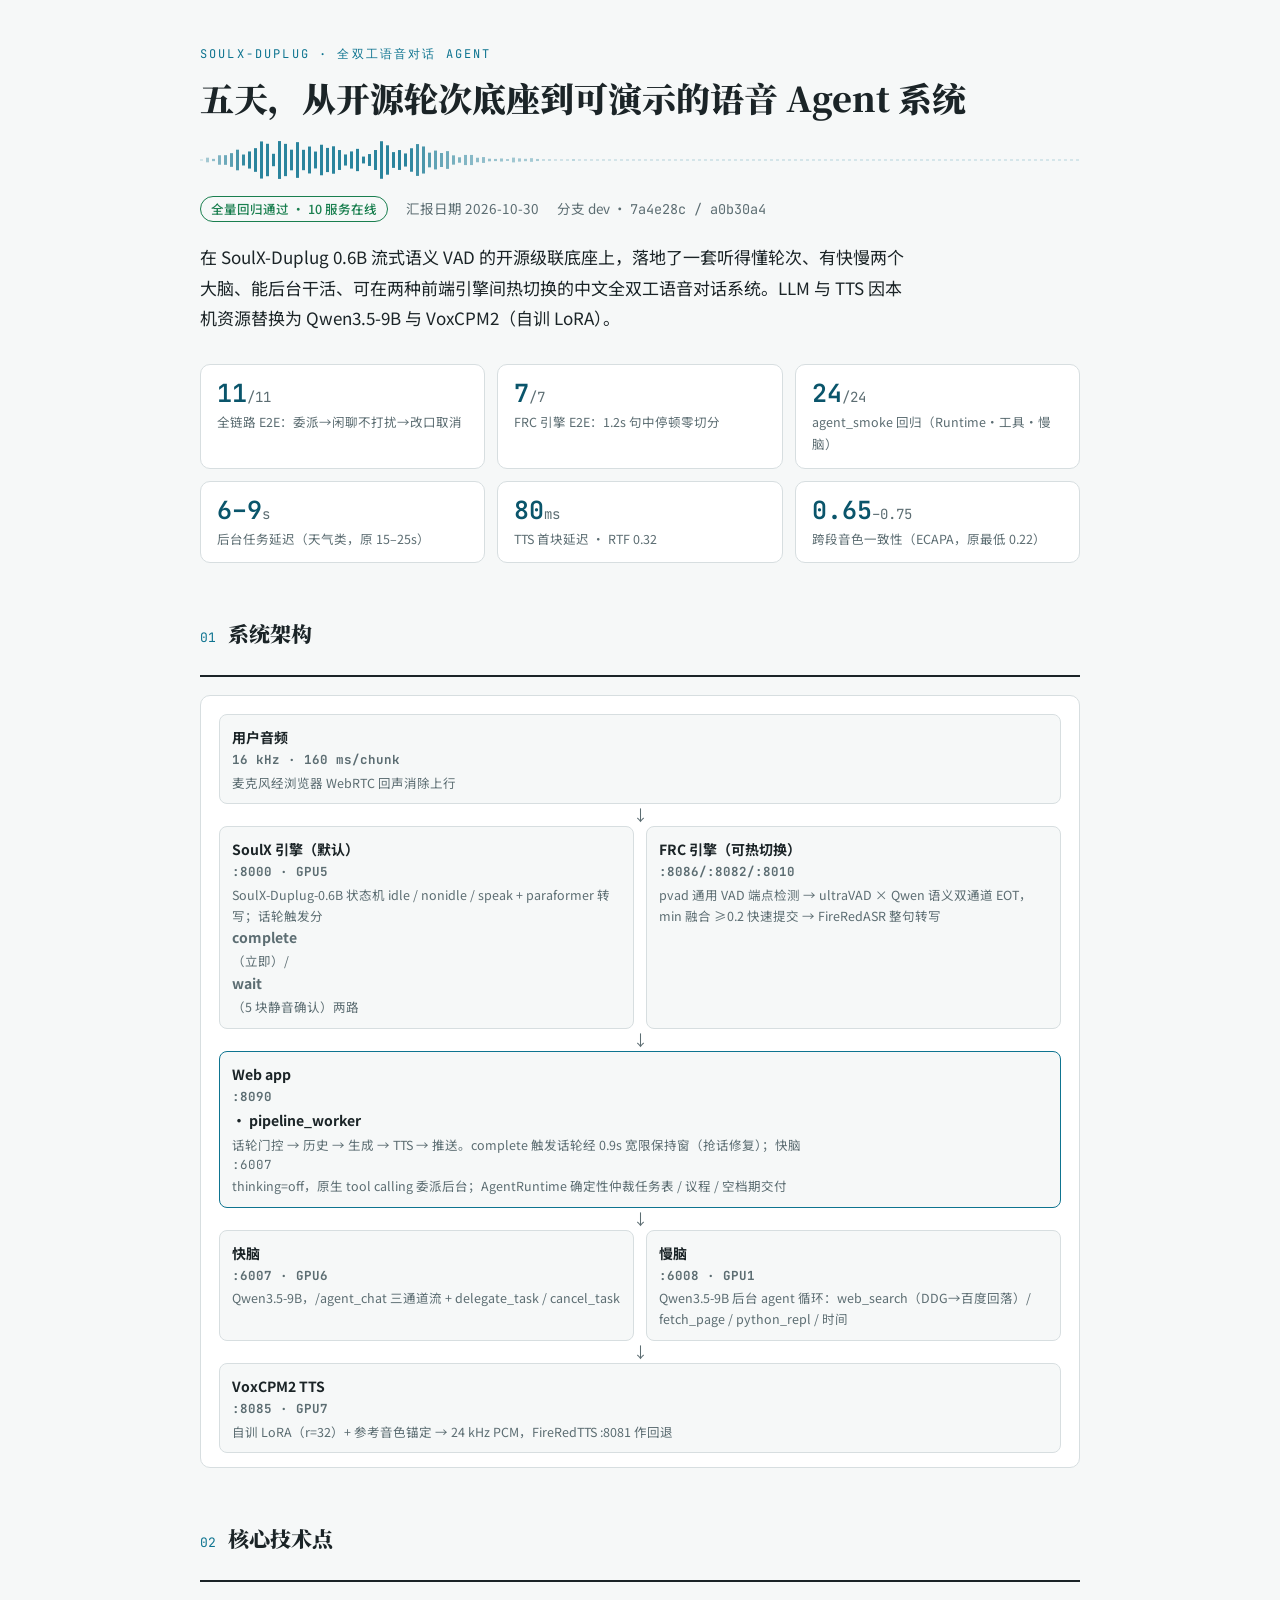
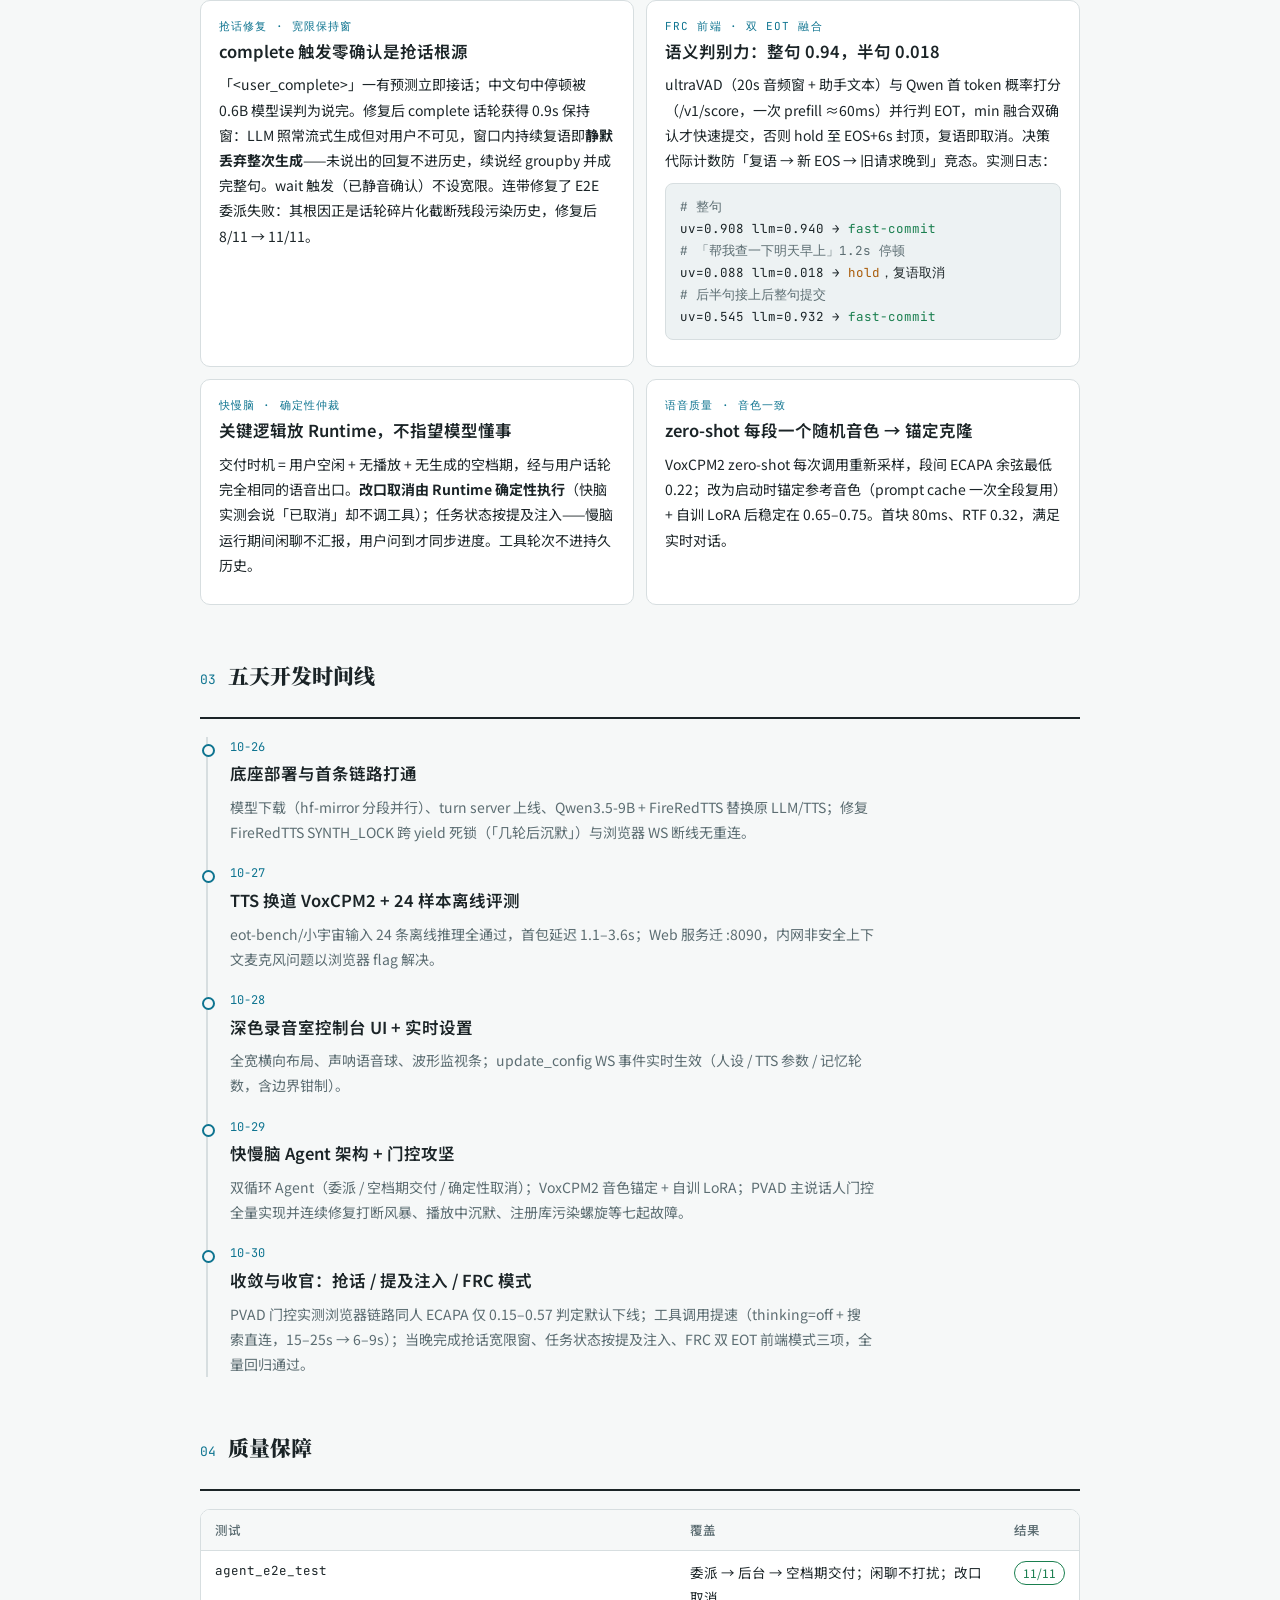
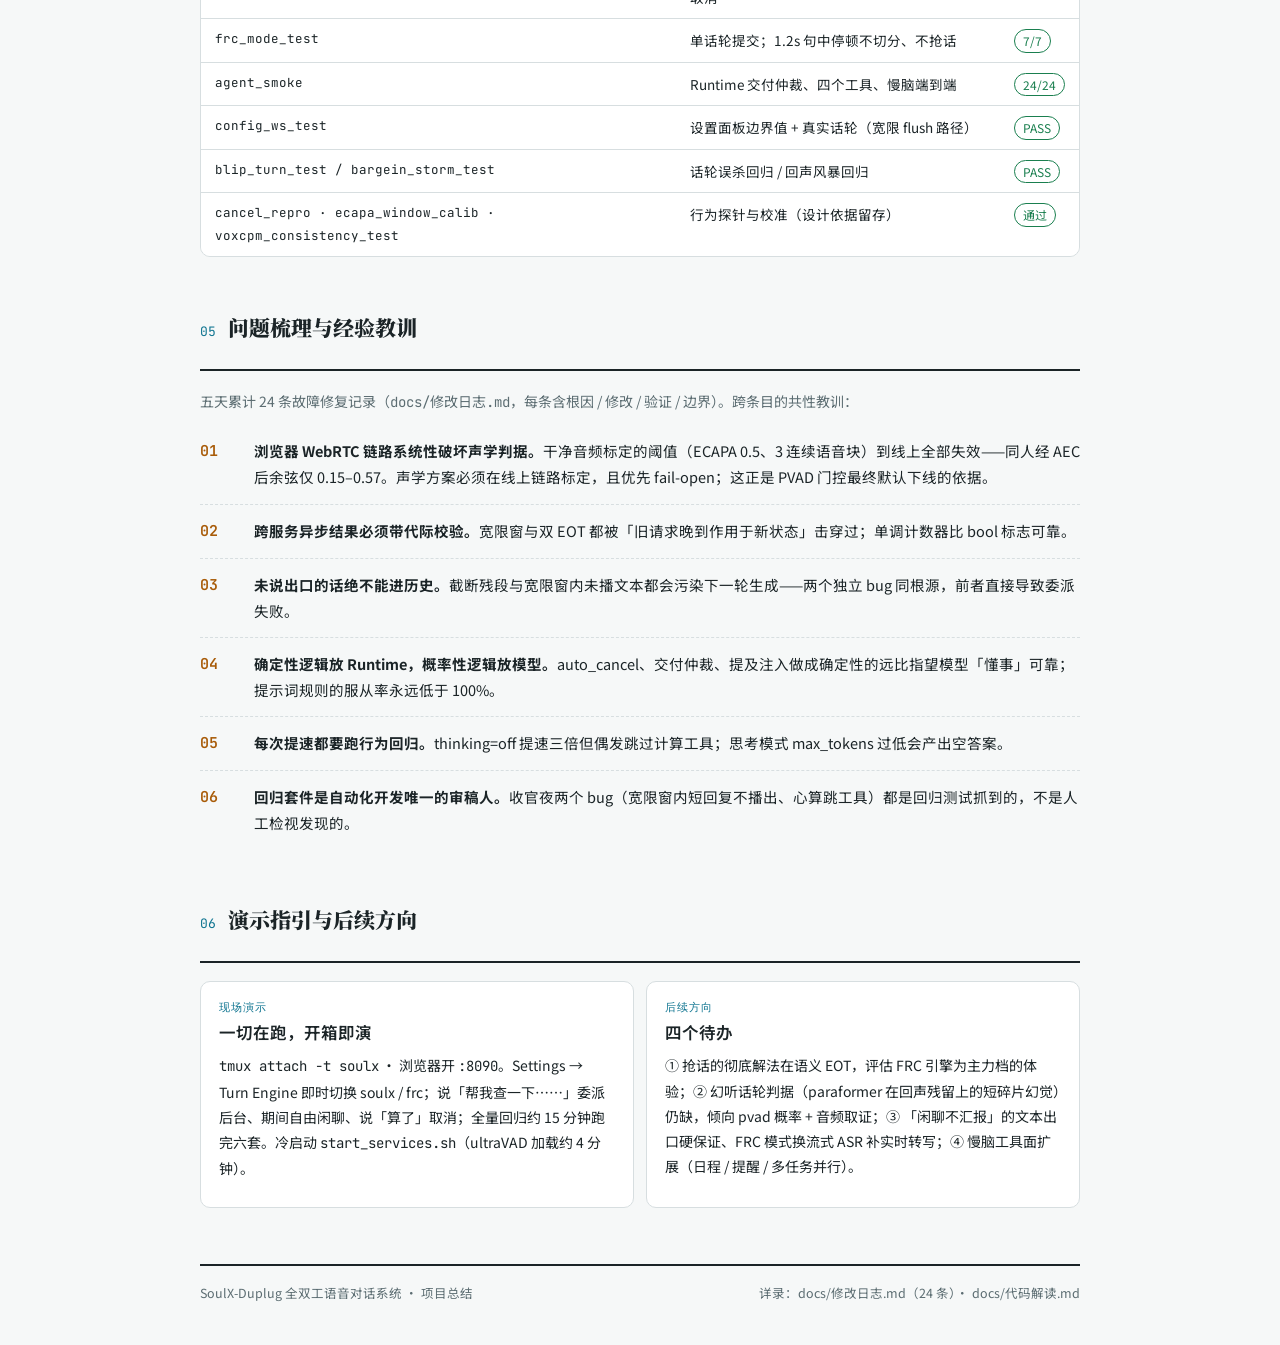
<file: docs/项目总结-20261030.html>
<!doctype html>
<meta charset="utf-8">
<meta name="viewport" content="width=device-width, initial-scale=1, viewport-fit=cover">
<title>SoulX-Duplug 项目总结</title>
<link rel="stylesheet" href="https://fonts.googleapis.com/css2?family=Noto+Serif+SC:wght@600;900&family=Noto+Sans+SC:wght@400;500;700&family=JetBrains+Mono:wght@400;600&display=swap">
<style>
/* Layout concept: 单栏编辑部式报告，72ch 正文 + 指标条 + 双栏时间线；
   色彩取自产品本身的"录音室控制台"身份：纸白偏青的底、墨青正文、霓虹青点睛。 */
:root {
  --paper: #f6f8f8;
  --card: #ffffff;
  --ink: #1b2427;
  --muted: #5c6d72;
  --accent: #0e7490;
  --accent-deep: #0a556b;
  --warn: #a85b08;
  --line: #d7dee0;
  --code-bg: #edf2f3;
  --ok: #1a7f4f;
  color-scheme: light;
}
@media (prefers-color-scheme: dark) {
  :root:not([data-theme="light"]) {
    --paper: #10181b;
    --card: #172226;
    --ink: #dee7e9;
    --muted: #8ba1a7;
    --accent: #3fbbda;
    --accent-deep: #6fd0e7;
    --warn: #e2a95e;
    --line: #28363c;
    --code-bg: #0c1417;
    --ok: #4cc38a;
    color-scheme: dark;
  }
}
:root[data-theme="dark"] {
  --paper: #10181b;
  --card: #172226;
  --ink: #dee7e9;
  --muted: #8ba1a7;
  --accent: #3fbbda;
  --accent-deep: #6fd0e7;
  --warn: #e2a95e;
  --line: #28363c;
  --code-bg: #0c1417;
  --ok: #4cc38a;
  color-scheme: dark;
}
* { box-sizing: border-box; }
body {
  margin: 0;
  background: var(--paper);
  color: var(--ink);
  font: 400 15.5px/1.8 "Noto Sans SC", "PingFang SC", "Microsoft YaHei", sans-serif;
  padding: 0 20px;
}
.wrap { max-width: 880px; margin: 0 auto; }
h1, h2, h3 { font-family: "Noto Serif SC", "Songti SC", serif; text-wrap: balance; }
h1 { font-size: 34px; font-weight: 900; line-height: 1.3; margin: 0 0 6px; }
h2 { font-size: 21px; font-weight: 900; margin: 0 0 14px; }
h3 { font-size: 16.5px; font-weight: 600; margin: 0 0 6px; font-family: "Noto Sans SC", sans-serif; }
p { margin: 0 0 10px; }
code, .mono { font-family: "JetBrains Mono", "Noto Sans SC", monospace; font-variant-numeric: tabular-nums; }

/* masthead */
header { padding: 44px 0 0; }
.eyebrow {
  font-family: "JetBrains Mono", monospace;
  font-size: 12px; letter-spacing: .18em; text-transform: uppercase;
  color: var(--accent); margin-bottom: 10px;
}
.statusline { display: flex; flex-wrap: wrap; gap: 8px 18px; margin: 14px 0 0; font-size: 13.5px; color: var(--muted); }
.badge {
  display: inline-block; padding: 1px 10px; border-radius: 999px;
  border: 1px solid var(--ok); color: var(--ok); font-size: 12.5px; font-weight: 500;
}
#wave { display: block; width: 100%; height: 44px; margin: 18px 0 0; }
.lede { font-size: 17px; color: var(--ink); max-width: 42em; margin: 20px 0 0; }

/* metrics */
.metrics { display: grid; grid-template-columns: repeat(3, 1fr); gap: 12px; margin: 30px 0 0; }
.metric { background: var(--card); border: 1px solid var(--line); border-radius: 10px; padding: 14px 16px 12px; }
.metric .v { font-family: "JetBrains Mono", monospace; font-size: 25px; font-weight: 600; color: var(--accent-deep); line-height: 1.15; font-variant-numeric: tabular-nums; }
.metric .v small { font-size: 14px; font-weight: 400; color: var(--muted); }
.metric .k { font-size: 12.5px; color: var(--muted); margin-top: 3px; }

/* sections */
section { margin-top: 52px; }
.sechead { display: flex; align-items: baseline; gap: 12px; border-bottom: 2px solid var(--ink); padding-bottom: 8px; margin-bottom: 18px; }
.sechead .no { font-family: "JetBrains Mono", monospace; font-size: 13px; color: var(--accent); }

/* architecture diagram */
.arch { background: var(--card); border: 1px solid var(--line); border-radius: 10px; padding: 18px 18px 14px; overflow-x: auto; }
.arch .row { display: grid; gap: 12px; }
.arch .engines { grid-template-columns: 1fr 1fr; }
.node { border: 1px solid var(--line); border-radius: 8px; padding: 10px 12px; background: var(--paper); }
.node b { display: block; font-size: 14px; margin-bottom: 2px; }
.node span { font-size: 12.5px; color: var(--muted); line-height: 1.65; display: block; }
.node.core { border-color: var(--accent); border-width: 1.5px; }
.arrow { text-align: center; color: var(--muted); font-size: 15px; line-height: 1.2; padding: 2px 0; }
.port { font-family: "JetBrains Mono", monospace; font-size: 11.5px; color: var(--accent); }

/* code evidence */
pre {
  background: var(--code-bg); border: 1px solid var(--line); border-radius: 8px;
  padding: 12px 14px; overflow-x: auto; margin: 10px 0;
  font-family: "JetBrains Mono", monospace; font-size: 12.5px; line-height: 1.75;
}
pre .c { color: var(--muted); }
pre .g { color: var(--ok); }
pre .w { color: var(--warn); }

/* cards */
.cards { display: grid; grid-template-columns: 1fr 1fr; gap: 12px; }
.card { background: var(--card); border: 1px solid var(--line); border-radius: 10px; padding: 16px 18px; }
.card p { font-size: 14px; color: var(--ink); }
.card .tag { font-family: "JetBrains Mono", monospace; font-size: 11px; letter-spacing: .1em; color: var(--accent); text-transform: uppercase; }

/* timeline */
.timeline { border-left: 2px solid var(--line); margin-left: 6px; padding-left: 22px; display: grid; gap: 18px; }
.tl-item { position: relative; }
.tl-item::before {
  content: ""; position: absolute; left: -28px; top: 7px;
  width: 9px; height: 9px; border-radius: 50%;
  background: var(--paper); border: 2px solid var(--accent);
}
.tl-item .d { font-family: "JetBrains Mono", monospace; font-size: 12px; color: var(--accent); }
.tl-item h3 { margin-top: 1px; }
.tl-item p { font-size: 14px; color: var(--muted); margin: 0; max-width: 46em; }

/* tables */
.tbl { width: 100%; border-collapse: collapse; font-size: 13.5px; background: var(--card); }
.tbl-wrap { border: 1px solid var(--line); border-radius: 10px; overflow: hidden; overflow-x: auto; }
.tbl th, .tbl td { padding: 9px 14px; text-align: left; border-bottom: 1px solid var(--line); vertical-align: top; }
.tbl th { font-size: 12.5px; color: var(--muted); font-weight: 500; background: var(--paper); white-space: nowrap; }
.tbl tr:last-child td { border-bottom: none; }
.tbl .mono { font-size: 12.5px; }
.pill { display: inline-block; padding: 0 8px; border-radius: 999px; font-size: 12px; border: 1px solid var(--ok); color: var(--ok); white-space: nowrap; }

/* lessons */
.lesson { display: grid; grid-template-columns: 40px 1fr; gap: 14px; padding: 13px 0; border-bottom: 1px dashed var(--line); }
.lesson:last-child { border-bottom: none; }
.lesson .n { font-family: "JetBrains Mono", monospace; font-weight: 600; color: var(--warn); font-size: 15px; }
.lesson p { margin: 0; font-size: 14.5px; }
.lesson b { color: var(--ink); }

footer { margin: 56px 0 40px; padding-top: 16px; border-top: 2px solid var(--ink); font-size: 12.5px; color: var(--muted); display: flex; justify-content: space-between; gap: 12px; flex-wrap: wrap; }

@media (max-width: 640px) {
  .metrics { grid-template-columns: repeat(2, 1fr); }
  .cards { grid-template-columns: 1fr; }
  .arch .engines { grid-template-columns: 1fr; }
  h1 { font-size: 27px; }
}
</style>

<div class="wrap">

<header>
  <div class="eyebrow">SoulX-Duplug · 全双工语音对话 Agent</div>
  <h1>五天，从开源轮次底座到可演示的语音 Agent 系统</h1>
  <canvas id="wave" aria-hidden="true"></canvas>
  <div class="statusline">
    <span class="badge">全量回归通过 · 10 服务在线</span>
    <span>汇报日期 2026-10-30</span>
    <span>分支 dev · <span class="mono">7a4e28c / a0b30a4</span></span>
  </div>
  <p class="lede">在 SoulX-Duplug 0.6B 流式语义 VAD 的开源级联底座上，落地了一套听得懂轮次、有快慢两个大脑、能后台干活、可在两种前端引擎间热切换的中文全双工语音对话系统。LLM 与 TTS 因本机资源替换为 Qwen3.5-9B 与 VoxCPM2（自训 LoRA）。</p>
</header>

<div class="metrics">
  <div class="metric"><div class="v">11<small>/11</small></div><div class="k">全链路 E2E：委派→闲聊不打扰→改口取消</div></div>
  <div class="metric"><div class="v">7<small>/7</small></div><div class="k">FRC 引擎 E2E：1.2s 句中停顿零切分</div></div>
  <div class="metric"><div class="v">24<small>/24</small></div><div class="k">agent_smoke 回归（Runtime·工具·慢脑）</div></div>
  <div class="metric"><div class="v">6–9<small>s</small></div><div class="k">后台任务延迟（天气类，原 15–25s）</div></div>
  <div class="metric"><div class="v">80<small>ms</small></div><div class="k">TTS 首块延迟 · RTF 0.32</div></div>
  <div class="metric"><div class="v">0.65<small>–0.75</small></div><div class="k">跨段音色一致性（ECAPA，原最低 0.22）</div></div>
</div>

<section>
  <div class="sechead"><span class="no">01</span><h2>系统架构</h2></div>
  <div class="arch">
    <div class="node"><b>用户音频 <span class="port">16 kHz · 160 ms/chunk</span></b><span>麦克风经浏览器 WebRTC 回声消除上行</span></div>
    <div class="arrow">↓</div>
    <div class="row engines">
      <div class="node"><b>SoulX 引擎（默认）<span class="port">:8000 · GPU5</span></b><span>SoulX-Duplug-0.6B 状态机 idle / nonidle / speak + paraformer 转写；话轮触发分 <b>complete</b>（立即）/ <b>wait</b>（5 块静音确认）两路</span></div>
      <div class="node"><b>FRC 引擎（可热切换）<span class="port">:8086/:8082/:8010</span></b><span>pvad 通用 VAD 端点检测 → ultraVAD × Qwen 语义双通道 EOT，min 融合 ≥0.2 快速提交 → FireRedASR 整句转写</span></div>
    </div>
    <div class="arrow">↓</div>
    <div class="node core"><b>Web app <span class="port">:8090</span> · pipeline_worker</b><span>话轮门控 → 历史 → 生成 → TTS → 推送。complete 触发话轮经 0.9s 宽限保持窗（抢话修复）；快脑 <span class="port">:6007</span> thinking=off，原生 tool calling 委派后台；AgentRuntime 确定性仲裁任务表 / 议程 / 空档期交付</span></div>
    <div class="arrow">↓</div>
    <div class="row engines">
      <div class="node"><b>快脑 <span class="port">:6007 · GPU6</span></b><span>Qwen3.5-9B，/agent_chat 三通道流 + delegate_task / cancel_task</span></div>
      <div class="node"><b>慢脑 <span class="port">:6008 · GPU1</span></b><span>Qwen3.5-9B 后台 agent 循环：web_search（DDG→百度回落）/ fetch_page / python_repl / 时间</span></div>
    </div>
    <div class="arrow">↓</div>
    <div class="node"><b>VoxCPM2 TTS <span class="port">:8085 · GPU7</span></b><span>自训 LoRA（r=32）+ 参考音色锚定 → 24 kHz PCM，FireRedTTS :8081 作回退</span></div>
  </div>
</section>

<section>
  <div class="sechead"><span class="no">02</span><h2>核心技术点</h2></div>
  <div class="cards">
    <div class="card">
      <div class="tag">抢话修复 · 宽限保持窗</div>
      <h3>complete 触发零确认是抢话根源</h3>
      <p>「&lt;user_complete&gt;」一有预测立即接话；中文句中停顿被 0.6B 模型误判为说完。修复后 complete 话轮获得 0.9s 保持窗：LLM 照常流式生成但对用户不可见，窗口内持续复语即<b>静默丢弃整次生成</b>——未说出的回复不进历史，续说经 groupby 并成完整句。wait 触发（已静音确认）不设宽限。连带修复了 E2E 委派失败：其根因正是话轮碎片化截断残段污染历史，修复后 8/11 → 11/11。</p>
    </div>
    <div class="card">
      <div class="tag">FRC 前端 · 双 EOT 融合</div>
      <h3>语义判别力：整句 0.94，半句 0.018</h3>
      <p>ultraVAD（20s 音频窗 + 助手文本）与 Qwen 首 token 概率打分（/v1/score，一次 prefill ≈60ms）并行判 EOT，min 融合双确认才快速提交，否则 hold 至 EOS+6s 封顶，复语即取消。决策代际计数防「复语 → 新 EOS → 旧请求晚到」竞态。实测日志：</p>
      <pre><span class="c"># 整句</span>
uv=0.908 llm=0.940 → <span class="g">fast-commit</span>
<span class="c"># 「帮我查一下明天早上」1.2s 停顿</span>
uv=0.088 llm=0.018 → <span class="w">hold</span>，复语取消
<span class="c"># 后半句接上后整句提交</span>
uv=0.545 llm=0.932 → <span class="g">fast-commit</span></pre>
    </div>
    <div class="card">
      <div class="tag">快慢脑 · 确定性仲裁</div>
      <h3>关键逻辑放 Runtime，不指望模型懂事</h3>
      <p>交付时机 = 用户空闲 + 无播放 + 无生成的空档期，经与用户话轮完全相同的语音出口。<b>改口取消由 Runtime 确定性执行</b>（快脑实测会说「已取消」却不调工具）；任务状态按提及注入——慢脑运行期间闲聊不汇报，用户问到才同步进度。工具轮次不进持久历史。</p>
    </div>
    <div class="card">
      <div class="tag">语音质量 · 音色一致</div>
      <h3>zero-shot 每段一个随机音色 → 锚定克隆</h3>
      <p>VoxCPM2 zero-shot 每次调用重新采样，段间 ECAPA 余弦最低 0.22；改为启动时锚定参考音色（prompt cache 一次全段复用）+ 自训 LoRA 后稳定在 0.65–0.75。首块 80ms、RTF 0.32，满足实时对话。</p>
    </div>
  </div>
</section>

<section>
  <div class="sechead"><span class="no">03</span><h2>五天开发时间线</h2></div>
  <div class="timeline">
    <div class="tl-item"><div class="d">10-26</div><h3>底座部署与首条链路打通</h3><p>模型下载（hf-mirror 分段并行）、turn server 上线、Qwen3.5-9B + FireRedTTS 替换原 LLM/TTS；修复 FireRedTTS SYNTH_LOCK 跨 yield 死锁（「几轮后沉默」）与浏览器 WS 断线无重连。</p></div>
    <div class="tl-item"><div class="d">10-27</div><h3>TTS 换道 VoxCPM2 + 24 样本离线评测</h3><p>eot-bench/小宇宙输入 24 条离线推理全通过，首包延迟 1.1–3.6s；Web 服务迁 :8090，内网非安全上下文麦克风问题以浏览器 flag 解决。</p></div>
    <div class="tl-item"><div class="d">10-28</div><h3>深色录音室控制台 UI + 实时设置</h3><p>全宽横向布局、声呐语音球、波形监视条；update_config WS 事件实时生效（人设 / TTS 参数 / 记忆轮数，含边界钳制）。</p></div>
    <div class="tl-item"><div class="d">10-29</div><h3>快慢脑 Agent 架构 + 门控攻坚</h3><p>双循环 Agent（委派 / 空档期交付 / 确定性取消）；VoxCPM2 音色锚定 + 自训 LoRA；PVAD 主说话人门控全量实现并连续修复打断风暴、播放中沉默、注册库污染螺旋等七起故障。</p></div>
    <div class="tl-item"><div class="d">10-30</div><h3>收敛与收官：抢话 / 提及注入 / FRC 模式</h3><p>PVAD 门控实测浏览器链路同人 ECAPA 仅 0.15–0.57 判定默认下线；工具调用提速（thinking=off + 搜索直连，15–25s → 6–9s）；当晚完成抢话宽限窗、任务状态按提及注入、FRC 双 EOT 前端模式三项，全量回归通过。</p></div>
  </div>
</section>

<section>
  <div class="sechead"><span class="no">04</span><h2>质量保障</h2></div>
  <div class="tbl-wrap"><table class="tbl">
    <tr><th>测试</th><th>覆盖</th><th>结果</th></tr>
    <tr><td class="mono">agent_e2e_test</td><td>委派 → 后台 → 空档期交付；闲聊不打扰；改口取消</td><td><span class="pill">11/11</span></td></tr>
    <tr><td class="mono">frc_mode_test</td><td>单话轮提交；1.2s 句中停顿不切分、不抢话</td><td><span class="pill">7/7</span></td></tr>
    <tr><td class="mono">agent_smoke</td><td>Runtime 交付仲裁、四个工具、慢脑端到端</td><td><span class="pill">24/24</span></td></tr>
    <tr><td class="mono">config_ws_test</td><td>设置面板边界值 + 真实话轮（宽限 flush 路径）</td><td><span class="pill">PASS</span></td></tr>
    <tr><td class="mono">blip_turn_test / bargein_storm_test</td><td>话轮误杀回归 / 回声风暴回归</td><td><span class="pill">PASS</span></td></tr>
    <tr><td class="mono">cancel_repro · ecapa_window_calib · voxcpm_consistency_test</td><td>行为探针与校准（设计依据留存）</td><td><span class="pill">通过</span></td></tr>
  </table></div>
</section>

<section>
  <div class="sechead"><span class="no">05</span><h2>问题梳理与经验教训</h2></div>
  <p style="color:var(--muted);font-size:14px;">五天累计 24 条故障修复记录（<span class="mono">docs/修改日志.md</span>，每条含根因 / 修改 / 验证 / 边界）。跨条目的共性教训：</p>
  <div class="lesson"><div class="n">01</div><p><b>浏览器 WebRTC 链路系统性破坏声学判据。</b>干净音频标定的阈值（ECAPA 0.5、3 连续语音块）到线上全部失效——同人经 AEC 后余弦仅 0.15–0.57。声学方案必须在线上链路标定，且优先 fail-open；这正是 PVAD 门控最终默认下线的依据。</p></div>
  <div class="lesson"><div class="n">02</div><p><b>跨服务异步结果必须带代际校验。</b>宽限窗与双 EOT 都被「旧请求晚到作用于新状态」击穿过；单调计数器比 bool 标志可靠。</p></div>
  <div class="lesson"><div class="n">03</div><p><b>未说出口的话绝不能进历史。</b>截断残段与宽限窗内未播文本都会污染下一轮生成——两个独立 bug 同根源，前者直接导致委派失败。</p></div>
  <div class="lesson"><div class="n">04</div><p><b>确定性逻辑放 Runtime，概率性逻辑放模型。</b>auto_cancel、交付仲裁、提及注入做成确定性的远比指望模型「懂事」可靠；提示词规则的服从率永远低于 100%。</p></div>
  <div class="lesson"><div class="n">05</div><p><b>每次提速都要跑行为回归。</b>thinking=off 提速三倍但偶发跳过计算工具；思考模式 max_tokens 过低会产出空答案。</p></div>
  <div class="lesson"><div class="n">06</div><p><b>回归套件是自动化开发唯一的审稿人。</b>收官夜两个 bug（宽限窗内短回复不播出、心算跳工具）都是回归测试抓到的，不是人工检视发现的。</p></div>
</section>

<section>
  <div class="sechead"><span class="no">06</span><h2>演示指引与后续方向</h2></div>
  <div class="cards">
    <div class="card">
      <div class="tag">现场演示</div>
      <h3>一切在跑，开箱即演</h3>
      <p><span class="mono">tmux attach -t soulx</span> · 浏览器开 <span class="mono">:8090</span>。Settings → Turn Engine 即时切换 soulx / frc；说「帮我查一下……」委派后台、期间自由闲聊、说「算了」取消；全量回归约 15 分钟跑完六套。冷启动 <span class="mono">start_services.sh</span>（ultraVAD 加载约 4 分钟）。</p>
    </div>
    <div class="card">
      <div class="tag">后续方向</div>
      <h3>四个待办</h3>
      <p>① 抢话的彻底解法在语义 EOT，评估 FRC 引擎为主力档的体验；② 幻听话轮判据（paraformer 在回声残留上的短碎片幻觉）仍缺，倾向 pvad 概率 + 音频取证；③ 「闲聊不汇报」的文本出口硬保证、FRC 模式换流式 ASR 补实时转写；④ 慢脑工具面扩展（日程 / 提醒 / 多任务并行）。</p>
    </div>
  </div>
</section>

<footer>
  <span>SoulX-Duplug 全双工语音对话系统 · 项目总结</span>
  <span>详录：docs/修改日志.md（24 条）· docs/代码解读.md</span>
</footer>

</div>

<script>
(function () {
  var cv = document.getElementById("wave");
  function draw() {
    var dpr = window.devicePixelRatio || 1;
    var w = cv.clientWidth, h = cv.clientHeight;
    cv.width = w * dpr; cv.height = h * dpr;
    var ctx = cv.getContext("2d");
    ctx.scale(dpr, dpr);
    ctx.clearRect(0, 0, w, h);
    var col = getComputedStyle(document.documentElement).getPropertyValue("--accent").trim();
    ctx.fillStyle = col;
    // 确定性伪随机波形：一句用户语音的包络（起振-持续-收尾）
    var bar = 3, gap = 3, i = 0;
    for (var x = 0; x + bar <= w; x += bar + gap, i++) {
      var t = i / 46;
      var env = Math.min(1, t * 6) * Math.exp(-Math.max(0, t - 0.75) * 5);
      var n = Math.sin(i * 12.9898) * 43758.5453;
      n = n - Math.floor(n);
      var bh = (0.18 + 0.82 * n) * env * (h - 6);
      if (bh < 1) bh = 1;
      ctx.globalAlpha = 0.28 + 0.6 * env;
      ctx.fillRect(x, (h - bh) / 2, bar, bh);
    }
    ctx.globalAlpha = 1;
  }
  draw();
  var r;
  window.addEventListener("resize", function () { clearTimeout(r); r = setTimeout(draw, 150); });
})();
</script>
</file>
<file: dialogue_system/frontend/style.css>
/* ===== Voice Studio — dark recording-console theme, full-width layout ===== */
* {
  box-sizing: border-box;
  margin: 0;
  padding: 0;
  font-family: "Inter", "Helvetica Neue", Arial, "PingFang SC", "Microsoft YaHei", sans-serif;
}

:root {
  --bg: #0b0e14;
  --bg-deep: #080b10;
  --panel: #11151d;
  --panel-2: #151b26;
  --border: #232a37;
  --border-strong: #303949;
  --text: #e6eaf2;
  --muted: #8b94a7;
  --faint: #5b6373;
  --accent: #22d3ee;
  --accent-dim: #0e7490;
  --accent-glow: rgba(34, 211, 238, 0.28);
  --amber: #fbbf24;
  --amber-glow: rgba(251, 191, 36, 0.22);
  --violet: #a78bfa;
  --violet-glow: rgba(167, 139, 250, 0.28);
  --green: #34d399;
  --red: #f87171;
  --red-glow: rgba(248, 113, 113, 0.25);
  --mono: "SF Mono", "Cascadia Code", ui-monospace, Consolas, Menlo, monospace;
  --radius: 12px;
}

::selection { background: var(--accent-dim); color: #fff; }

body {
  background:
    radial-gradient(1200px 500px at 70% -10%, rgba(34, 211, 238, 0.05), transparent 60%),
    radial-gradient(900px 400px at 10% 110%, rgba(167, 139, 250, 0.04), transparent 60%),
    var(--bg);
  color: var(--text);
  height: 100vh;
  overflow: hidden;
  display: flex;
  flex-direction: column;
}

/* Thin dark scrollbars */
::-webkit-scrollbar { width: 8px; height: 8px; }
::-webkit-scrollbar-track { background: transparent; }
::-webkit-scrollbar-thumb { background: #2a3242; border-radius: 4px; }
::-webkit-scrollbar-thumb:hover { background: #39435a; }

/* ===== Top bar ===== */
.topbar {
  display: flex;
  align-items: center;
  justify-content: space-between;
  padding: 0 24px;
  height: 54px;
  flex-shrink: 0;
  background: rgba(13, 17, 23, 0.85);
  backdrop-filter: blur(8px);
  border-bottom: 1px solid var(--border);
}

.brand {
  display: flex;
  align-items: baseline;
  gap: 10px;
}

.brand-dot {
  width: 10px;
  height: 10px;
  border-radius: 50%;
  background: var(--green);
  box-shadow: 0 0 10px rgba(52, 211, 153, 0.7);
  transition: background 0.3s, box-shadow 0.3s;
  align-self: center;
}

.brand-dot[data-state="connecting"] {
  background: var(--amber);
  box-shadow: 0 0 10px rgba(251, 191, 36, 0.7);
}

.brand-dot[data-state="offline"] {
  background: var(--red);
  box-shadow: 0 0 10px rgba(248, 113, 113, 0.7);
}

.brand-name {
  font-size: 15px;
  font-weight: 700;
  letter-spacing: -0.01em;
}

.brand-sub {
  font-size: 11px;
  font-family: var(--mono);
  color: var(--faint);
  letter-spacing: 0.06em;
}

.topbar-right {
  display: flex;
  align-items: center;
  gap: 12px;
}

/* VAD chip */
.vad-chip {
  display: flex;
  align-items: center;
  gap: 8px;
  font-size: 12px;
  padding: 5px 12px;
  border-radius: 999px;
  background: var(--panel);
  border: 1px solid var(--border);
  max-width: 340px;
}

.vad-label {
  font-family: var(--mono);
  font-size: 10px;
  font-weight: 600;
  letter-spacing: 0.12em;
  color: var(--faint);
}

#vadStatus {
  color: var(--muted);
  white-space: nowrap;
  overflow: hidden;
  text-overflow: ellipsis;
}

#vadStatus[data-state="processing"],
#vadStatus[data-state="taking turn"] { color: var(--amber); }
#vadStatus[data-state="listening"] { color: var(--accent); }
#vadStatus[data-state="silence"], #vadStatus[data-state="idle"] { color: var(--green); }
#vadStatus[data-state="interrupted"] { color: var(--red); }

/* Connection pill */
.conn-pill {
  font-size: 12px;
  font-weight: 500;
  color: var(--green);
  background: rgba(52, 211, 153, 0.1);
  border: 1px solid rgba(52, 211, 153, 0.35);
  border-radius: 999px;
  padding: 4px 14px;
}

.conn-pill[data-state="connecting"] {
  color: var(--amber);
  background: rgba(251, 191, 36, 0.08);
  border-color: rgba(251, 191, 36, 0.35);
}

.conn-pill[data-state="offline"] {
  color: var(--red);
  background: rgba(248, 113, 113, 0.08);
  border-color: rgba(248, 113, 113, 0.35);
}

/* Always-visible manual reconnect button, styled as a sibling of the pill */
.conn-reconnect {
  font-size: 12px;
  font-weight: 500;
  color: var(--text-dim, #9aa4b2);
  background: transparent;
  border: 1px solid rgba(154, 164, 178, 0.35);
  border-radius: 999px;
  padding: 4px 14px;
  cursor: pointer;
  transition: color 0.15s ease, border-color 0.15s ease;
}

.conn-reconnect:hover,
.conn-reconnect:focus-visible {
  color: var(--accent, #7dd3fc);
  border-color: rgba(125, 211, 252, 0.6);
  outline: none;
}

/* ===== Console layout: stage + rail, full width ===== */
.console {
  flex: 1;
  display: grid;
  grid-template-columns: 1fr 400px;
  gap: 20px;
  padding: 20px 24px;
  min-height: 0;
  width: 100%;
}

/* ===== Stage (left) ===== */
.stage {
  display: flex;
  flex-direction: column;
  gap: 18px;
  min-width: 0;
  min-height: 0;
}

/* --- Orb zone --- */
.orb-zone {
  flex: 1;
  min-height: 0;
  display: flex;
  flex-direction: column;
  align-items: center;
  justify-content: center;
  gap: 22px;
}

.orb-wrap {
  position: relative;
  width: 260px;
  height: 260px;
  display: flex;
  justify-content: center;
  align-items: center;
}

/* Expanding sonar rings — driven by .listening/.processing/.speaking
   on #orbWrap (kept in sync with the circle classes by script.js) */
.orb-wrap::before,
.orb-wrap::after {
  content: "";
  position: absolute;
  inset: 0;
  border-radius: 50%;
  border: 1px solid var(--accent);
  opacity: 0;
  pointer-events: none;
}

.orb-wrap.listening::before { animation: ringExpand 2.6s ease-out infinite; }
.orb-wrap.listening::after { animation: ringExpand 2.6s ease-out infinite 0.9s; }
.orb-wrap.processing::before { animation: ringExpand 3.2s ease-out infinite; border-color: var(--amber); }
.orb-wrap.speaking::before { animation: ringExpand 2s ease-out infinite; border-color: var(--violet); }
.orb-wrap.speaking::after { animation: ringExpand 2s ease-out infinite 0.7s; border-color: var(--violet); }

@keyframes ringExpand {
  0% { transform: scale(0.84); opacity: 0.7; }
  100% { transform: scale(1.42); opacity: 0; }
}

.voice-circle {
  width: 196px;
  height: 196px;
  border-radius: 50%;
  background: radial-gradient(circle at 38% 32%, #1d2635, #0d1117 72%);
  border: 1px solid var(--border-strong);
  display: flex;
  justify-content: center;
  align-items: center;
  z-index: 1;
  transition: border-color 0.35s ease, box-shadow 0.35s ease, transform 0.4s cubic-bezier(0.4, 0, 0.2, 1);
}

.circle-status {
  font-family: var(--mono);
  font-size: 14px;
  font-weight: 600;
  letter-spacing: 0.22em;
  text-transform: uppercase;
  color: var(--faint);
  transition: color 0.3s ease;
}

.voice-circle.state-listening {
  border-color: var(--accent);
  box-shadow: 0 0 44px var(--accent-glow), inset 0 0 32px rgba(34, 211, 238, 0.08);
}

.voice-circle.state-listening .circle-status { color: var(--accent); }

.voice-circle.state-processing {
  border-color: var(--amber);
  box-shadow: 0 0 36px var(--amber-glow);
  animation: breathe 2.4s infinite ease-in-out;
}

.voice-circle.state-processing .circle-status { color: var(--amber); }

.voice-circle.state-speaking {
  border-color: var(--violet);
  box-shadow: 0 0 52px var(--violet-glow), inset 0 0 36px rgba(167, 139, 250, 0.1);
  animation: pulseScale 2s infinite;
}

.voice-circle.state-speaking .circle-status { color: var(--violet); }

@keyframes pulseScale {
  0%, 100% { transform: scale(1); }
  50% { transform: scale(1.045); }
}

@keyframes breathe {
  0%, 100% { opacity: 0.85; transform: scale(0.99); }
  50% { opacity: 1; transform: scale(1.01); }
}

/* Session timer under the orb */
.stage-meta {
  display: flex;
  align-items: center;
  gap: 10px;
}

.meta-label {
  font-family: var(--mono);
  font-size: 10px;
  letter-spacing: 0.18em;
  color: var(--faint);
}

.session-timer {
  font-family: var(--mono);
  font-size: 20px;
  font-weight: 600;
  color: var(--accent);
  font-variant-numeric: tabular-nums;
  text-shadow: 0 0 16px var(--accent-glow);
}

/* --- Waveform strip (full stage width) --- */
.wave-panel {
  border: 1px solid var(--border);
  border-radius: var(--radius);
  background: var(--panel);
  overflow: hidden;
  flex-shrink: 0;
}

.panel-head {
  display: flex;
  align-items: center;
  justify-content: space-between;
  padding: 9px 14px;
  border-bottom: 1px solid var(--border);
}

.panel-title {
  font-family: var(--mono);
  font-size: 10px;
  font-weight: 600;
  letter-spacing: 0.16em;
  text-transform: uppercase;
  color: var(--muted);
}

.panel-title::before {
  content: "";
  display: inline-block;
  width: 3px;
  height: 10px;
  background: var(--accent);
  border-radius: 2px;
  margin-right: 9px;
}

.panel-hint {
  font-family: var(--mono);
  font-size: 10px;
  color: var(--faint);
  letter-spacing: 0.08em;
}

#waveformCanvas {
  display: block;
  width: 100%;
  height: 96px;
  background: var(--bg-deep);
}

/* --- Transport --- */
.transport {
  display: flex;
  gap: 14px;
  justify-content: center;
  flex-shrink: 0;
  padding-bottom: 4px;
}

.btn {
  font: inherit;
  font-size: 14px;
  font-weight: 600;
  letter-spacing: 0.02em;
  border-radius: 999px;
  padding: 11px 34px;
  min-width: 118px;
  cursor: pointer;
  transition: all 0.15s ease;
  background: var(--panel-2);
  border: 1px solid var(--border-strong);
  color: var(--text);
}

.btn:disabled {
  opacity: 0.35;
  cursor: not-allowed;
}

.btn-primary {
  background: var(--accent);
  border-color: var(--accent);
  color: #06222b;
  box-shadow: 0 0 22px var(--accent-glow);
}

.btn-primary:hover:enabled {
  background: #4ae0f5;
  border-color: #4ae0f5;
  box-shadow: 0 0 30px rgba(34, 211, 238, 0.45);
}

.btn-danger {
  background: transparent;
  border-color: rgba(248, 113, 113, 0.55);
  color: var(--red);
}

.btn-danger:hover:enabled {
  background: rgba(248, 113, 113, 0.1);
  border-color: var(--red);
  box-shadow: 0 0 18px var(--red-glow);
}

.btn-ghost {
  background: transparent;
}

.btn-ghost:hover:enabled {
  border-color: var(--accent);
  color: var(--accent);
}

.btn-sm {
  padding: 7px 18px;
  font-size: 13px;
  min-width: 0;
}

/* ===== Right rail ===== */
.rail {
  display: flex;
  flex-direction: column;
  gap: 16px;
  min-height: 0;
  overflow-y: auto;
  padding-right: 2px;
}

.rail-block {
  background: var(--panel);
  border: 1px solid var(--border);
  border-radius: var(--radius);
  padding: 14px 16px;
  flex-shrink: 0;
}

.transcript-block {
  display: flex;
  flex-direction: column;
  flex: 1;
  min-height: 240px;
}

.block-head {
  display: flex;
  align-items: center;
  justify-content: space-between;
  margin-bottom: 10px;
}

.block-head h2 {
  font-family: var(--mono);
  font-size: 11px;
  font-weight: 600;
  letter-spacing: 0.16em;
  text-transform: uppercase;
  color: var(--muted);
}

.block-head h2::before {
  content: "";
  display: inline-block;
  width: 3px;
  height: 11px;
  background: var(--accent);
  border-radius: 2px;
  margin-right: 9px;
}

.live-indicator {
  display: flex;
  align-items: center;
  gap: 6px;
  font-family: var(--mono);
  font-size: 10px;
  letter-spacing: 0.12em;
  color: var(--faint);
}

.live-dot {
  width: 6px;
  height: 6px;
  border-radius: 50%;
  background: var(--green);
  box-shadow: 0 0 8px rgba(52, 211, 153, 0.8);
  animation: liveBlink 2s infinite;
}

@keyframes liveBlink {
  0%, 100% { opacity: 1; }
  50% { opacity: 0.35; }
}

/* --- Chat log --- */
.chat-log {
  flex: 1;
  min-height: 0;
  overflow-y: auto;
  padding-right: 4px;
  display: flex;
  flex-direction: column;
}

.log-empty {
  color: var(--faint);
  font-size: 13px;
  line-height: 1.6;
  padding: 14px 4px;
}

.msg {
  border: 1px solid var(--border);
  border-radius: 10px;
  background: var(--panel-2);
  padding: 10px 12px;
  margin-bottom: 10px;
}

.msg-user { border-left: 2px solid var(--accent); }
.msg-assistant { border-left: 2px solid var(--violet); }

.msg-role {
  display: block;
  font-family: var(--mono);
  font-size: 10px;
  font-weight: 600;
  letter-spacing: 0.14em;
  margin-bottom: 4px;
}

.msg-user .msg-role { color: var(--accent); }
.msg-assistant .msg-role { color: var(--violet); }

.msg-body {
  font-size: 13.5px;
  line-height: 1.55;
  color: var(--text);
  word-break: break-word;
  white-space: pre-wrap;
  transition: color 0.4s;
}

.msg-body.updated { color: var(--accent); }
.msg-assistant .msg-body.updated { color: #c4b5fd; }

/* --- Settings fields --- */
.field {
  display: flex;
  flex-direction: column;
  gap: 6px;
  margin: 12px 0;
}

.field label {
  font-size: 12px;
  font-weight: 500;
  color: var(--muted);
  display: flex;
  justify-content: space-between;
}

.field .val {
  color: var(--accent);
  font-family: var(--mono);
  font-variant-numeric: tabular-nums;
}

/* turn-timing sliders gray out while the frc engine is selected (they only
   affect the SoulX path) */
.field input[type="range"]:disabled {
  opacity: 0.35;
  cursor: not-allowed;
}
.field input[type="range"]:disabled ~ .block-hint {
  opacity: 0.5;
}
.field.frc-off {
  opacity: 0.55;
}

.input {
  border: 1px solid var(--border-strong);
  border-radius: 8px;
  padding: 8px 10px;
  font-size: 13px;
  color: var(--text);
  background: var(--bg-deep);
  width: 100%;
  transition: border-color 0.15s, box-shadow 0.15s;
}

.input::placeholder { color: var(--faint); }

.input:focus {
  outline: none;
  border-color: var(--accent);
  box-shadow: 0 0 0 3px rgba(34, 211, 238, 0.15);
}

.textarea {
  resize: vertical;
  font-family: inherit;
  line-height: 1.5;
  min-height: 104px;
  margin-top: 8px;
}

select.input {
  appearance: auto;
  cursor: pointer;
}

select.input option { background: var(--panel); }

input[type="range"] {
  accent-color: var(--accent);
  cursor: pointer;
}

.btn-row {
  display: flex;
  gap: 8px;
  margin-top: 10px;
}

.block-hint {
  font-size: 11.5px;
  color: var(--faint);
  line-height: 1.5;
  margin: 4px 0 0;
}

.rail-block .block-hint { margin-top: 8px; }

.saved-flag {
  font-family: var(--mono);
  font-size: 11px;
  color: var(--green);
}

/* ===== Loading overlay ===== */
.loading-overlay {
  position: fixed;
  inset: 0;
  background: rgba(8, 11, 16, 0.92);
  backdrop-filter: blur(6px);
  z-index: 9999;
  display: flex;
  justify-content: center;
  align-items: center;
  transition: opacity 0.3s ease;
}

.loading-overlay.hidden {
  opacity: 0;
  pointer-events: none;
}

.loading-card {
  background: var(--panel);
  border: 1px solid var(--border);
  padding: 44px 48px;
  border-radius: 16px;
  text-align: center;
  display: flex;
  flex-direction: column;
  align-items: center;
  gap: 20px;
  min-width: 320px;
  box-shadow: 0 0 60px rgba(34, 211, 238, 0.07);
}

.spinner-wrapper {
  height: 44px;
  display: flex;
  align-items: center;
}

.loading-spinner {
  width: 36px;
  height: 36px;
  border: 3px solid var(--panel-2);
  border-top-color: var(--accent);
  border-radius: 50%;
  animation: spin 1s linear infinite;
}

.loading-success {
  font-size: 36px;
  color: var(--green);
  text-shadow: 0 0 20px rgba(52, 211, 153, 0.6);
  display: block;
  animation: popIn 0.3s cubic-bezier(0.175, 0.885, 0.32, 1.275);
}

@keyframes popIn {
  0% { transform: scale(0); opacity: 0; }
  100% { transform: scale(1); opacity: 1; }
}

.loading-spinner.hidden, .loading-success.hidden { display: none; }

@keyframes spin { to { transform: rotate(360deg); } }

#loadingMessage {
  font-size: 15px;
  color: var(--text);
}

.loading-btn.hidden { display: none; }

/* ===== Connection banner ===== */
.conn-banner {
  position: fixed;
  top: 14px;
  left: 50%;
  transform: translateX(-50%);
  z-index: 2000;
  background: #7f1d1d;
  color: #fff;
  padding: 8px 20px;
  border-radius: 8px;
  font-size: 14px;
  font-weight: 500;
  box-shadow: 0 0 24px var(--red-glow);
  display: flex;
  align-items: center;
  gap: 12px;
}

.conn-banner button {
  background: rgba(255, 255, 255, 0.14);
  color: #fff;
  border: 1px solid rgba(255, 255, 255, 0.35);
  border-radius: 6px;
  padding: 3px 10px;
  font-size: 12.5px;
  font-weight: 500;
  cursor: pointer;
}

.conn-banner button:hover { background: rgba(255, 255, 255, 0.24); }

.conn-banner.hidden { display: none; }

.hidden { display: none !important; }

/* ===== Responsive: rail drops below stage ===== */
@media (max-width: 980px) {
  body { overflow: auto; }

  .console {
    grid-template-columns: 1fr;
    overflow: visible;
  }

  .stage { min-height: 72vh; }
  .transcript-block { min-height: 200px; }
}

/* ===== Speaker Gate (pvad sidecar) ===== */
.gate-badge {
  font-family: var(--mono);
  font-size: 10px;
  letter-spacing: 0.08em;
  padding: 2px 8px;
  border-radius: 999px;
  border: 1px solid var(--border-strong);
  color: var(--faint);
}

.gate-badge[data-state="enrolled"] {
  color: var(--green);
  border-color: rgba(52, 211, 153, 0.4);
  box-shadow: 0 0 8px rgba(52, 211, 153, 0.15);
}

.gate-row {
  display: flex;
  align-items: center;
  justify-content: space-between;
  margin-top: 10px;
}

.gate-prob {
  font-family: var(--mono);
  font-size: 12px;
  color: var(--accent);
  font-variant-numeric: tabular-nums;
}

.gate-note {
  font-family: var(--mono);
  font-size: 11px;
  color: var(--amber);
  background: rgba(245, 158, 11, 0.08);
  border: 1px solid rgba(245, 158, 11, 0.3);
  border-radius: 6px;
  padding: 6px 8px;
  margin: 8px 0 0;
}

.gate-note.hidden { display: none; }

/* ===== Background Tasks (fast/slow brain agent) ===== */
.toggle-row {
  display: flex;
  align-items: center;
  gap: 8px;
  cursor: pointer;
}

.toggle-row input[type="checkbox"] {
  accent-color: var(--accent);
  width: 15px;
  height: 15px;
  cursor: pointer;
}

.task-list {
  display: flex;
  flex-direction: column;
  gap: 8px;
  margin-top: 10px;
}

.task-empty {
  font-family: var(--mono);
  font-size: 11px;
  color: var(--faint);
  margin: 10px 0 0;
}

.task-card {
  border: 1px solid var(--border-strong);
  border-radius: 8px;
  padding: 8px 10px;
  background: rgba(34, 211, 238, 0.03);
}

.task-card[data-status="running"],
.task-card[data-status="queued"] {
  border-color: rgba(34, 211, 238, 0.35);
}

.task-card[data-status="completed"],
.task-card[data-status="delivered"] {
  border-color: rgba(52, 211, 153, 0.4);
}

.task-card[data-status="failed"],
.task-card[data-status="canceled"] {
  opacity: 0.65;
}

.task-head {
  display: flex;
  align-items: center;
  justify-content: space-between;
  gap: 8px;
}

.task-id {
  font-family: var(--mono);
  font-size: 11px;
  color: var(--accent);
}

.task-status {
  font-family: var(--mono);
  font-size: 10px;
  letter-spacing: 0.06em;
  padding: 1px 7px;
  border-radius: 999px;
  border: 1px solid var(--border-strong);
  color: var(--faint);
  white-space: nowrap;
}

.task-status[data-s="running"] { color: var(--accent); border-color: rgba(34, 211, 238, 0.4); }
.task-status[data-s="completed"], .task-status[data-s="delivered"] { color: var(--green); border-color: rgba(52, 211, 153, 0.4); }
.task-status[data-s="failed"] { color: var(--amber); border-color: rgba(245, 158, 11, 0.4); }

.task-goal {
  font-size: 12px;
  color: var(--text);
  margin: 5px 0 0;
  line-height: 1.45;
}

.task-progress {
  font-family: var(--mono);
  font-size: 10px;
  color: var(--faint);
  margin: 4px 0 0;
  white-space: nowrap;
  overflow: hidden;
  text-overflow: ellipsis;
}

.task-result {
  font-size: 12px;
  color: var(--text);
  margin: 6px 0 0;
  padding-top: 6px;
  border-top: 1px dashed var(--border-strong);
  line-height: 1.5;
  max-height: 120px;
  overflow-y: auto;
}
</file>
<file: repo/dialogue_system/frontend/style.css>
/* ===== Voice Studio — dark recording-console theme, full-width layout ===== */
* {
  box-sizing: border-box;
  margin: 0;
  padding: 0;
  font-family: "Inter", "Helvetica Neue", Arial, "PingFang SC", "Microsoft YaHei", sans-serif;
}

:root {
  --bg: #0b0e14;
  --bg-deep: #080b10;
  --panel: #11151d;
  --panel-2: #151b26;
  --border: #232a37;
  --border-strong: #303949;
  --text: #e6eaf2;
  --muted: #8b94a7;
  --faint: #5b6373;
  --accent: #22d3ee;
  --accent-dim: #0e7490;
  --accent-glow: rgba(34, 211, 238, 0.28);
  --amber: #fbbf24;
  --amber-glow: rgba(251, 191, 36, 0.22);
  --violet: #a78bfa;
  --violet-glow: rgba(167, 139, 250, 0.28);
  --green: #34d399;
  --red: #f87171;
  --red-glow: rgba(248, 113, 113, 0.25);
  --mono: "SF Mono", "Cascadia Code", ui-monospace, Consolas, Menlo, monospace;
  --radius: 12px;
}

::selection { background: var(--accent-dim); color: #fff; }

body {
  background:
    radial-gradient(1200px 500px at 70% -10%, rgba(34, 211, 238, 0.05), transparent 60%),
    radial-gradient(900px 400px at 10% 110%, rgba(167, 139, 250, 0.04), transparent 60%),
    var(--bg);
  color: var(--text);
  height: 100vh;
  overflow: hidden;
  display: flex;
  flex-direction: column;
}

/* Thin dark scrollbars */
::-webkit-scrollbar { width: 8px; height: 8px; }
::-webkit-scrollbar-track { background: transparent; }
::-webkit-scrollbar-thumb { background: #2a3242; border-radius: 4px; }
::-webkit-scrollbar-thumb:hover { background: #39435a; }

/* ===== Top bar ===== */
.topbar {
  display: flex;
  align-items: center;
  justify-content: space-between;
  padding: 0 24px;
  height: 54px;
  flex-shrink: 0;
  background: rgba(13, 17, 23, 0.85);
  backdrop-filter: blur(8px);
  border-bottom: 1px solid var(--border);
}

.brand {
  display: flex;
  align-items: baseline;
  gap: 10px;
}

.brand-dot {
  width: 10px;
  height: 10px;
  border-radius: 50%;
  background: var(--green);
  box-shadow: 0 0 10px rgba(52, 211, 153, 0.7);
  transition: background 0.3s, box-shadow 0.3s;
  align-self: center;
}

.brand-dot[data-state="connecting"] {
  background: var(--amber);
  box-shadow: 0 0 10px rgba(251, 191, 36, 0.7);
}

.brand-dot[data-state="offline"] {
  background: var(--red);
  box-shadow: 0 0 10px rgba(248, 113, 113, 0.7);
}

.brand-name {
  font-size: 15px;
  font-weight: 700;
  letter-spacing: -0.01em;
}

.brand-sub {
  font-size: 11px;
  font-family: var(--mono);
  color: var(--faint);
  letter-spacing: 0.06em;
}

.topbar-right {
  display: flex;
  align-items: center;
  gap: 12px;
}

/* VAD chip */
.vad-chip {
  display: flex;
  align-items: center;
  gap: 8px;
  font-size: 12px;
  padding: 5px 12px;
  border-radius: 999px;
  background: var(--panel);
  border: 1px solid var(--border);
  max-width: 340px;
}

.vad-label {
  font-family: var(--mono);
  font-size: 10px;
  font-weight: 600;
  letter-spacing: 0.12em;
  color: var(--faint);
}

#vadStatus {
  color: var(--muted);
  white-space: nowrap;
  overflow: hidden;
  text-overflow: ellipsis;
}

#vadStatus[data-state="processing"],
#vadStatus[data-state="taking turn"] { color: var(--amber); }
#vadStatus[data-state="listening"] { color: var(--accent); }
#vadStatus[data-state="silence"], #vadStatus[data-state="idle"] { color: var(--green); }
#vadStatus[data-state="interrupted"] { color: var(--red); }

/* Connection pill */
.conn-pill {
  font-size: 12px;
  font-weight: 500;
  color: var(--green);
  background: rgba(52, 211, 153, 0.1);
  border: 1px solid rgba(52, 211, 153, 0.35);
  border-radius: 999px;
  padding: 4px 14px;
}

.conn-pill[data-state="connecting"] {
  color: var(--amber);
  background: rgba(251, 191, 36, 0.08);
  border-color: rgba(251, 191, 36, 0.35);
}

.conn-pill[data-state="offline"] {
  color: var(--red);
  background: rgba(248, 113, 113, 0.08);
  border-color: rgba(248, 113, 113, 0.35);
}

/* Always-visible manual reconnect button, styled as a sibling of the pill */
.conn-reconnect {
  font-size: 12px;
  font-weight: 500;
  color: var(--text-dim, #9aa4b2);
  background: transparent;
  border: 1px solid rgba(154, 164, 178, 0.35);
  border-radius: 999px;
  padding: 4px 14px;
  cursor: pointer;
  transition: color 0.15s ease, border-color 0.15s ease;
}

.conn-reconnect:hover,
.conn-reconnect:focus-visible {
  color: var(--accent, #7dd3fc);
  border-color: rgba(125, 211, 252, 0.6);
  outline: none;
}

/* ===== Console layout: task column + stage + rail, full width ===== */
.console {
  flex: 1;
  display: grid;
  grid-template-columns: 300px minmax(0, 1fr) 400px;
  gap: 20px;
  padding: 20px 24px;
  min-height: 0;
  width: 100%;
}

/* ===== Task column (left) ===== */
.task-col {
  display: flex;
  flex-direction: column;
  min-height: 0;
  min-width: 0;
}

.task-col-block {
  flex: 1;
  display: flex;
  flex-direction: column;
  min-height: 0;
}

.task-col-block .task-list {
  flex: 1;
  overflow-y: auto;
  min-height: 0;
  padding-right: 2px;
}

/* ===== Stage (center) ===== */
.stage {
  display: flex;
  flex-direction: column;
  gap: 18px;
  min-width: 0;
  min-height: 0;
}

/* --- Orb zone --- */
.orb-zone {
  flex: 1;
  min-height: 0;
  display: flex;
  flex-direction: column;
  align-items: center;
  justify-content: center;
  gap: 22px;
}

.orb-wrap {
  position: relative;
  width: 260px;
  height: 260px;
  display: flex;
  justify-content: center;
  align-items: center;
}

/* Expanding sonar rings — driven by .listening/.processing/.speaking
   on #orbWrap (kept in sync with the circle classes by script.js) */
.orb-wrap::before,
.orb-wrap::after {
  content: "";
  position: absolute;
  inset: 0;
  border-radius: 50%;
  border: 1px solid var(--accent);
  opacity: 0;
  pointer-events: none;
}

.orb-wrap.listening::before { animation: ringExpand 2.6s ease-out infinite; }
.orb-wrap.listening::after { animation: ringExpand 2.6s ease-out infinite 0.9s; }
.orb-wrap.processing::before { animation: ringExpand 3.2s ease-out infinite; border-color: var(--amber); }
.orb-wrap.speaking::before { animation: ringExpand 2s ease-out infinite; border-color: var(--violet); }
.orb-wrap.speaking::after { animation: ringExpand 2s ease-out infinite 0.7s; border-color: var(--violet); }

@keyframes ringExpand {
  0% { transform: scale(0.84); opacity: 0.7; }
  100% { transform: scale(1.42); opacity: 0; }
}

.voice-circle {
  width: 196px;
  height: 196px;
  border-radius: 50%;
  background: radial-gradient(circle at 38% 32%, #1d2635, #0d1117 72%);
  border: 1px solid var(--border-strong);
  display: flex;
  justify-content: center;
  align-items: center;
  z-index: 1;
  transition: border-color 0.35s ease, box-shadow 0.35s ease, transform 0.4s cubic-bezier(0.4, 0, 0.2, 1);
}

.circle-status {
  font-family: var(--mono);
  font-size: 14px;
  font-weight: 600;
  letter-spacing: 0.22em;
  text-transform: uppercase;
  color: var(--faint);
  transition: color 0.3s ease;
}

.voice-circle.state-listening {
  border-color: var(--accent);
  box-shadow: 0 0 44px var(--accent-glow), inset 0 0 32px rgba(34, 211, 238, 0.08);
}

.voice-circle.state-listening .circle-status { color: var(--accent); }

.voice-circle.state-processing {
  border-color: var(--amber);
  box-shadow: 0 0 36px var(--amber-glow);
  animation: breathe 2.4s infinite ease-in-out;
}

.voice-circle.state-processing .circle-status { color: var(--amber); }

.voice-circle.state-speaking {
  border-color: var(--violet);
  box-shadow: 0 0 52px var(--violet-glow), inset 0 0 36px rgba(167, 139, 250, 0.1);
  animation: pulseScale 2s infinite;
}

.voice-circle.state-speaking .circle-status { color: var(--violet); }

@keyframes pulseScale {
  0%, 100% { transform: scale(1); }
  50% { transform: scale(1.045); }
}

@keyframes breathe {
  0%, 100% { opacity: 0.85; transform: scale(0.99); }
  50% { opacity: 1; transform: scale(1.01); }
}

/* Session timer under the orb */
.stage-meta {
  display: flex;
  align-items: center;
  gap: 10px;
}

.meta-label {
  font-family: var(--mono);
  font-size: 10px;
  letter-spacing: 0.18em;
  color: var(--faint);
}

.session-timer {
  font-family: var(--mono);
  font-size: 20px;
  font-weight: 600;
  color: var(--accent);
  font-variant-numeric: tabular-nums;
  text-shadow: 0 0 16px var(--accent-glow);
}

/* --- Waveform strip (full stage width) --- */
.wave-panel {
  border: 1px solid var(--border);
  border-radius: var(--radius);
  background: var(--panel);
  overflow: hidden;
  flex-shrink: 0;
}

.panel-head {
  display: flex;
  align-items: center;
  justify-content: space-between;
  padding: 9px 14px;
  border-bottom: 1px solid var(--border);
}

.panel-title {
  font-family: var(--mono);
  font-size: 10px;
  font-weight: 600;
  letter-spacing: 0.16em;
  text-transform: uppercase;
  color: var(--muted);
}

.panel-title::before {
  content: "";
  display: inline-block;
  width: 3px;
  height: 10px;
  background: var(--accent);
  border-radius: 2px;
  margin-right: 9px;
}

.panel-hint {
  font-family: var(--mono);
  font-size: 10px;
  color: var(--faint);
  letter-spacing: 0.08em;
}

#waveformCanvas {
  display: block;
  width: 100%;
  height: 96px;
  background: var(--bg-deep);
}

/* --- Transport --- */
.transport {
  display: flex;
  gap: 14px;
  justify-content: center;
  flex-shrink: 0;
  padding-bottom: 4px;
}

.btn {
  font: inherit;
  font-size: 14px;
  font-weight: 600;
  letter-spacing: 0.02em;
  border-radius: 999px;
  padding: 11px 34px;
  min-width: 118px;
  cursor: pointer;
  transition: all 0.15s ease;
  background: var(--panel-2);
  border: 1px solid var(--border-strong);
  color: var(--text);
}

.btn:disabled {
  opacity: 0.35;
  cursor: not-allowed;
}

.btn-primary {
  background: var(--accent);
  border-color: var(--accent);
  color: #06222b;
  box-shadow: 0 0 22px var(--accent-glow);
}

.btn-primary:hover:enabled {
  background: #4ae0f5;
  border-color: #4ae0f5;
  box-shadow: 0 0 30px rgba(34, 211, 238, 0.45);
}

.btn-danger {
  background: transparent;
  border-color: rgba(248, 113, 113, 0.55);
  color: var(--red);
}

.btn-danger:hover:enabled {
  background: rgba(248, 113, 113, 0.1);
  border-color: var(--red);
  box-shadow: 0 0 18px var(--red-glow);
}

.btn-ghost {
  background: transparent;
}

.btn-ghost:hover:enabled {
  border-color: var(--accent);
  color: var(--accent);
}

.btn-sm {
  padding: 7px 18px;
  font-size: 13px;
  min-width: 0;
}

/* ===== Right rail ===== */
.rail {
  display: flex;
  flex-direction: column;
  gap: 16px;
  min-height: 0;
  overflow-y: auto;
  padding-right: 2px;
}

.rail-block {
  background: var(--panel);
  border: 1px solid var(--border);
  border-radius: var(--radius);
  padding: 14px 16px;
  flex-shrink: 0;
}

.transcript-block {
  display: flex;
  flex-direction: column;
  flex: 1;
  min-height: 240px;
}

.block-head {
  display: flex;
  align-items: center;
  justify-content: space-between;
  margin-bottom: 10px;
}

.block-head h2 {
  font-family: var(--mono);
  font-size: 11px;
  font-weight: 600;
  letter-spacing: 0.16em;
  text-transform: uppercase;
  color: var(--muted);
}

.block-head h2::before {
  content: "";
  display: inline-block;
  width: 3px;
  height: 11px;
  background: var(--accent);
  border-radius: 2px;
  margin-right: 9px;
}

.live-indicator {
  display: flex;
  align-items: center;
  gap: 6px;
  font-family: var(--mono);
  font-size: 10px;
  letter-spacing: 0.12em;
  color: var(--faint);
}

.live-dot {
  width: 6px;
  height: 6px;
  border-radius: 50%;
  background: var(--green);
  box-shadow: 0 0 8px rgba(52, 211, 153, 0.8);
  animation: liveBlink 2s infinite;
}

@keyframes liveBlink {
  0%, 100% { opacity: 1; }
  50% { opacity: 0.35; }
}

/* --- Chat log --- */
.chat-log {
  flex: 1;
  min-height: 0;
  overflow-y: auto;
  padding-right: 4px;
  display: flex;
  flex-direction: column;
}

.log-empty {
  color: var(--faint);
  font-size: 13px;
  line-height: 1.6;
  padding: 14px 4px;
}

.msg {
  border: 1px solid var(--border);
  border-radius: 10px;
  background: var(--panel-2);
  padding: 10px 12px;
  margin-bottom: 10px;
}

.msg-user { border-left: 2px solid var(--accent); }
.msg-assistant { border-left: 2px solid var(--violet); }

.msg-role {
  display: block;
  font-family: var(--mono);
  font-size: 10px;
  font-weight: 600;
  letter-spacing: 0.14em;
  margin-bottom: 4px;
}

.msg-user .msg-role { color: var(--accent); }
.msg-assistant .msg-role { color: var(--violet); }

.msg-body {
  font-size: 13.5px;
  line-height: 1.55;
  color: var(--text);
  word-break: break-word;
  white-space: pre-wrap;
  transition: color 0.4s;
}

.msg-body.updated { color: var(--accent); }
.msg-assistant .msg-body.updated { color: #c4b5fd; }

/* --- Settings fields --- */
.field {
  display: flex;
  flex-direction: column;
  gap: 6px;
  margin: 12px 0;
}

.field label {
  font-size: 12px;
  font-weight: 500;
  color: var(--muted);
  display: flex;
  justify-content: space-between;
}

.field .val {
  color: var(--accent);
  font-family: var(--mono);
  font-variant-numeric: tabular-nums;
}

/* turn-timing sliders gray out while the frc engine is selected (they only
   affect the SoulX path) */
.field input[type="range"]:disabled {
  opacity: 0.35;
  cursor: not-allowed;
}
.field input[type="range"]:disabled ~ .block-hint {
  opacity: 0.5;
}

.input {
  border: 1px solid var(--border-strong);
  border-radius: 8px;
  padding: 8px 10px;
  font-size: 13px;
  color: var(--text);
  background: var(--bg-deep);
  width: 100%;
  transition: border-color 0.15s, box-shadow 0.15s;
}

.input::placeholder { color: var(--faint); }

.input:focus {
  outline: none;
  border-color: var(--accent);
  box-shadow: 0 0 0 3px rgba(34, 211, 238, 0.15);
}

.textarea {
  resize: vertical;
  font-family: inherit;
  line-height: 1.5;
  min-height: 104px;
  margin-top: 8px;
}

select.input {
  appearance: auto;
  cursor: pointer;
}

select.input option { background: var(--panel); }

input[type="range"] {
  accent-color: var(--accent);
  cursor: pointer;
}

.btn-row {
  display: flex;
  gap: 8px;
  margin-top: 10px;
}

.block-hint {
  font-size: 11.5px;
  color: var(--faint);
  line-height: 1.5;
  margin: 4px 0 0;
}

.rail-block .block-hint { margin-top: 8px; }

.saved-flag {
  font-family: var(--mono);
  font-size: 11px;
  color: var(--green);
}

/* ===== Loading overlay ===== */
.loading-overlay {
  position: fixed;
  inset: 0;
  background: rgba(8, 11, 16, 0.92);
  backdrop-filter: blur(6px);
  z-index: 9999;
  display: flex;
  justify-content: center;
  align-items: center;
  transition: opacity 0.3s ease;
}

.loading-overlay.hidden {
  opacity: 0;
  pointer-events: none;
}

.loading-card {
  background: var(--panel);
  border: 1px solid var(--border);
  padding: 44px 48px;
  border-radius: 16px;
  text-align: center;
  display: flex;
  flex-direction: column;
  align-items: center;
  gap: 20px;
  min-width: 320px;
  box-shadow: 0 0 60px rgba(34, 211, 238, 0.07);
}

.spinner-wrapper {
  height: 44px;
  display: flex;
  align-items: center;
}

.loading-spinner {
  width: 36px;
  height: 36px;
  border: 3px solid var(--panel-2);
  border-top-color: var(--accent);
  border-radius: 50%;
  animation: spin 1s linear infinite;
}

.loading-success {
  font-size: 36px;
  color: var(--green);
  text-shadow: 0 0 20px rgba(52, 211, 153, 0.6);
  display: block;
  animation: popIn 0.3s cubic-bezier(0.175, 0.885, 0.32, 1.275);
}

@keyframes popIn {
  0% { transform: scale(0); opacity: 0; }
  100% { transform: scale(1); opacity: 1; }
}

.loading-spinner.hidden, .loading-success.hidden { display: none; }

@keyframes spin { to { transform: rotate(360deg); } }

#loadingMessage {
  font-size: 15px;
  color: var(--text);
}

.loading-btn.hidden { display: none; }

/* ===== Connection banner ===== */
.conn-banner {
  position: fixed;
  top: 14px;
  left: 50%;
  transform: translateX(-50%);
  z-index: 2000;
  background: #7f1d1d;
  color: #fff;
  padding: 8px 20px;
  border-radius: 8px;
  font-size: 14px;
  font-weight: 500;
  box-shadow: 0 0 24px var(--red-glow);
  display: flex;
  align-items: center;
  gap: 12px;
}

.conn-banner button {
  background: rgba(255, 255, 255, 0.14);
  color: #fff;
  border: 1px solid rgba(255, 255, 255, 0.35);
  border-radius: 6px;
  padding: 3px 10px;
  font-size: 12.5px;
  font-weight: 500;
  cursor: pointer;
}

.conn-banner button:hover { background: rgba(255, 255, 255, 0.24); }

.conn-banner.hidden { display: none; }

.hidden { display: none !important; }

/* ===== Responsive: columns stack, stage first ===== */
@media (max-width: 980px) {
  body { overflow: auto; }

  .console {
    grid-template-columns: 1fr;
    overflow: visible;
  }

  .stage { order: 1; min-height: 72vh; }
  .task-col { order: 2; }
  .task-col-block { min-height: 140px; max-height: 45vh; }
  .rail { order: 3; }
  .transcript-block { min-height: 200px; }
}

/* ===== Speaker Gate (pvad sidecar) ===== */
.gate-badge {
  font-family: var(--mono);
  font-size: 10px;
  letter-spacing: 0.08em;
  padding: 2px 8px;
  border-radius: 999px;
  border: 1px solid var(--border-strong);
  color: var(--faint);
}

.gate-badge[data-state="enrolled"] {
  color: var(--green);
  border-color: rgba(52, 211, 153, 0.4);
  box-shadow: 0 0 8px rgba(52, 211, 153, 0.15);
}

.gate-row {
  display: flex;
  align-items: center;
  justify-content: space-between;
  margin-top: 10px;
}

.gate-prob {
  font-family: var(--mono);
  font-size: 12px;
  color: var(--accent);
  font-variant-numeric: tabular-nums;
}

.gate-note {
  font-family: var(--mono);
  font-size: 11px;
  color: var(--amber);
  background: rgba(245, 158, 11, 0.08);
  border: 1px solid rgba(245, 158, 11, 0.3);
  border-radius: 6px;
  padding: 6px 8px;
  margin: 8px 0 0;
}

.gate-note.hidden { display: none; }

/* ===== Background Tasks (fast/slow brain agent) ===== */
.toggle-row {
  display: flex;
  align-items: center;
  gap: 8px;
  cursor: pointer;
}

.toggle-row input[type="checkbox"] {
  accent-color: var(--accent);
  width: 15px;
  height: 15px;
  cursor: pointer;
}

.task-list {
  display: flex;
  flex-direction: column;
  gap: 8px;
  margin-top: 10px;
}

.task-empty {
  font-family: var(--mono);
  font-size: 11px;
  color: var(--faint);
  margin: 10px 0 0;
}

.task-card {
  border: 1px solid var(--border-strong);
  border-radius: 8px;
  padding: 8px 10px;
  background: rgba(34, 211, 238, 0.03);
}

.task-card[data-status="running"],
.task-card[data-status="queued"] {
  border-color: rgba(34, 211, 238, 0.35);
}

.task-card[data-status="completed"],
.task-card[data-status="delivered"] {
  border-color: rgba(52, 211, 153, 0.4);
}

.task-card[data-status="failed"],
.task-card[data-status="canceled"] {
  opacity: 0.65;
}

.task-head {
  display: flex;
  align-items: center;
  justify-content: space-between;
  gap: 8px;
}

.task-id {
  font-family: var(--mono);
  font-size: 11px;
  color: var(--accent);
}

.task-status {
  font-family: var(--mono);
  font-size: 10px;
  letter-spacing: 0.06em;
  padding: 1px 7px;
  border-radius: 999px;
  border: 1px solid var(--border-strong);
  color: var(--faint);
  white-space: nowrap;
}

.task-status[data-s="running"] { color: var(--accent); border-color: rgba(34, 211, 238, 0.4); }
.task-status[data-s="completed"], .task-status[data-s="delivered"] { color: var(--green); border-color: rgba(52, 211, 153, 0.4); }
.task-status[data-s="failed"] { color: var(--amber); border-color: rgba(245, 158, 11, 0.4); }
.task-status[data-s="interrupted"] { color: var(--amber); border-color: rgba(245, 158, 11, 0.4); }

.task-goal {
  font-size: 12px;
  color: var(--text);
  margin: 5px 0 0;
  line-height: 1.45;
}

.task-progress {
  font-family: var(--mono);
  font-size: 10px;
  color: var(--faint);
  margin: 4px 0 0;
  white-space: nowrap;
  overflow: hidden;
  text-overflow: ellipsis;
}

.task-result {
  font-size: 12px;
  color: var(--text);
  margin: 6px 0 0;
  padding-top: 6px;
  border-top: 1px dashed var(--border-strong);
  line-height: 1.5;
  max-height: 120px;
  overflow-y: auto;
}
</file>
